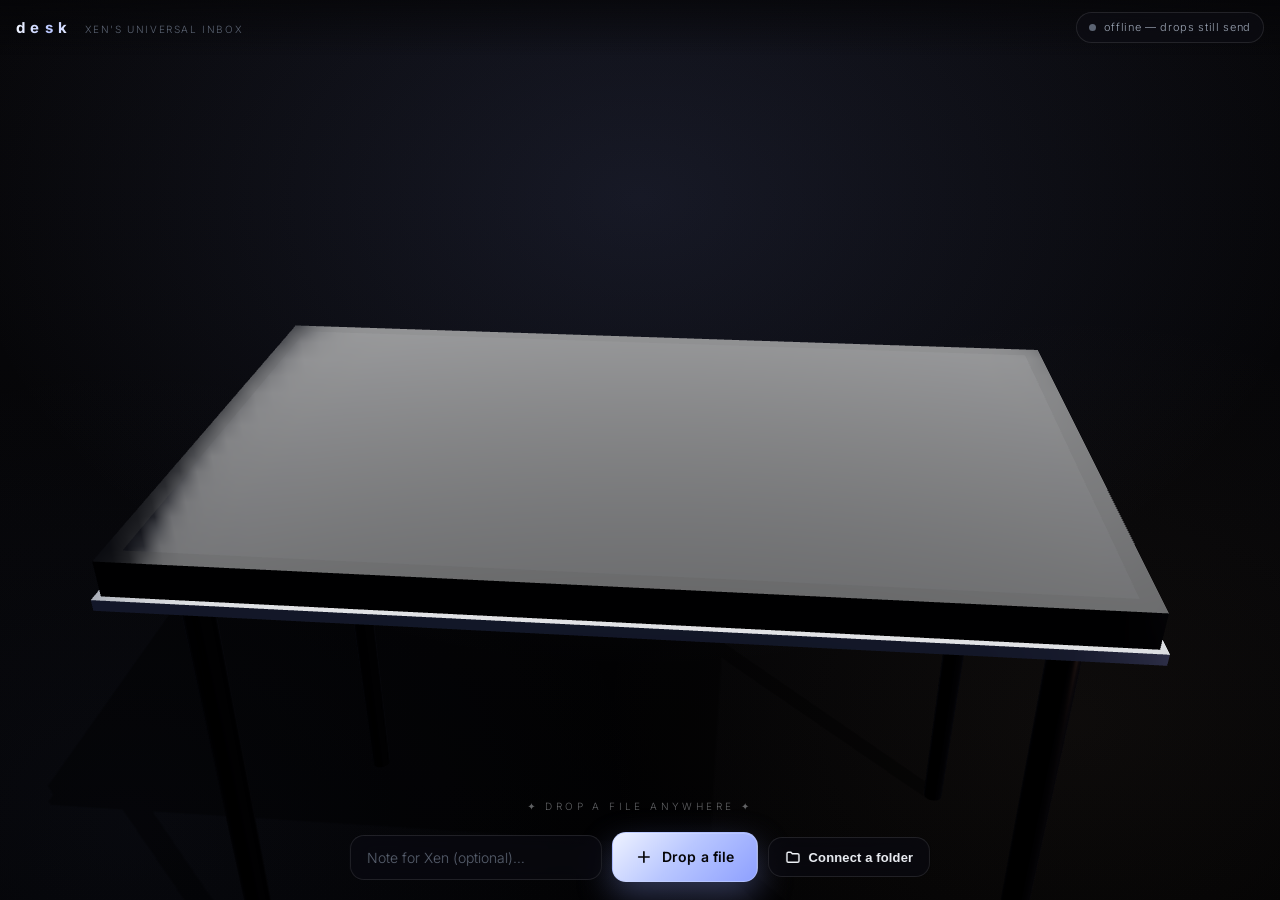
<file: desk/index.html>
<!doctype html>
<html lang="en">
<head>
<meta charset="utf-8">
<meta name="viewport" content="width=device-width,initial-scale=1,viewport-fit=cover,maximum-scale=1">
<meta name="robots" content="noindex">
<title>desk · XEN's universal inbox</title>
<meta name="description" content="desk — one universal place to drop any file, any type, any size. It reaches XEN.">
<meta name="theme-color" content="#050507">
<meta name="color-scheme" content="dark">
<meta name="apple-mobile-web-app-capable" content="yes">
<meta name="mobile-web-app-capable" content="yes">
<meta name="apple-mobile-web-app-status-bar-style" content="black-translucent">
<meta name="apple-mobile-web-app-title" content="desk">
<meta property="og:title" content="desk · XEN's universal inbox">
<meta property="og:description" content="Drop any file, any size. It reaches XEN.">
<meta property="og:type" content="website">

<link rel="manifest" href="/desk/manifest.webmanifest">
<link rel="apple-touch-icon" href="/desk/icon.png">
<link rel="icon" href="/desk/icon.png">

<link rel="preconnect" href="https://fonts.googleapis.com">
<link rel="preconnect" href="https://fonts.gstatic.com" crossorigin>
<link href="https://fonts.googleapis.com/css2?family=Inter:wght@300;400;500;600;700&display=swap" rel="stylesheet">

<!--
  /desk v2 — XEN's universal inbox, now FULL-SCREEN. The real-time three.js 3D
  hyper-real desk fills the entire viewport (the desk IS the page). Drop ANY file
  (any type, any size) anywhere on the page and it (a) uploads to XEN via base64
  POST to DESK_UPLOAD_URL, and (b) lands on the desk as a 3D paper/card object
  that settles with a bounce. Files dropped from ANY device also appear: the page
  polls DESK_LIST_URL (~5s) and renders each returned file as an object on the
  desk. three.js is vendored locally at /lib/three.module.min.js (same as /dcz).
  Graceful: if WebGL fails a CSS fallback desk shows (never blank); if
  DESK_LIST_URL is unreachable we just show locally-dropped files (no error spam).
  No secrets in this page — it is public + client-facing.
-->
<style>
  :root{
    --bg:#050507; --bg-2:#0a0a0d; --ink:#eef1f6; --mute:#9aa3b2; --faint:#5c6473;
    --accent:#b8c6ff; --accent-2:#8ea0ff; --good:#74e0a8; --bad:#ff8d8d;
    --line:rgba(255,255,255,.10);
    --glass-fill:rgba(14,15,22,.62); --glass-fill-hi:rgba(22,24,33,.7);
    --glass-border:rgba(255,255,255,.14); --glass-inset:inset 0 1px 0 rgba(255,255,255,.16);
    --glass-blur:blur(20px) saturate(160%);
    --sans:'Inter',system-ui,-apple-system,sans-serif;
  }
  *{box-sizing:border-box;margin:0;padding:0;-webkit-tap-highlight-color:transparent}
  ::selection{background:var(--accent);color:#050507}
  html,body{height:100%}
  body{background:var(--bg);color:var(--ink);font-family:var(--sans);font-weight:300;line-height:1.55;
    overflow:hidden;width:100vw;height:100svh;height:100dvh;position:fixed;inset:0;
    -webkit-font-smoothing:antialiased;overscroll-behavior:none;touch-action:none}

  /* ── FULL-SCREEN 3D DESK STAGE ── */
  .stage{position:fixed;inset:0;width:100vw;height:100svh;height:100dvh;overflow:hidden;
    background:
      radial-gradient(1100px 760px at 50% 22%, rgba(120,135,210,.14), transparent 62%),
      radial-gradient(820px 700px at 84% 80%, rgba(150,120,90,.07), transparent 58%),
      radial-gradient(900px 800px at 10% 92%, rgba(90,110,180,.06), transparent 58%),
      linear-gradient(180deg,#08080b 0%,#050507 60%,#020203 100%)}
  #deskCanvas{position:absolute;inset:0;width:100%;height:100%;display:block;z-index:1;cursor:grab}
  #deskCanvas.grabbing{cursor:grabbing}

  /* CSS fallback desk — visible until WebGL confirms live, or permanently if it fails (never blank) */
  .fallback{position:absolute;top:54%;left:50%;transform:translate(-50%,-50%);
    width:min(78vmin,560px);aspect-ratio:1.5/1;z-index:0;opacity:1;transition:opacity .7s}
  .stage.live .fallback{opacity:0;pointer-events:none}
  .fallback .top{position:absolute;left:5%;right:5%;top:28%;bottom:12%;border-radius:16px;
    background:linear-gradient(168deg,#16161b 0%,#0d0d11 42%,#050506 100%);
    box-shadow:0 40px 80px rgba(0,0,0,.7),inset 0 2px 0 rgba(200,210,255,.1),inset 0 -12px 36px rgba(0,0,0,.6),
      0 0 0 1px rgba(184,198,255,.08);border:1px solid #0a0a0c}
  .fallback .top::after{content:"";position:absolute;left:0;right:0;top:0;height:42%;border-radius:16px 16px 40% 40%/16px 16px 22% 22%;
    background:linear-gradient(180deg,rgba(184,198,255,.14),transparent);mix-blend-mode:screen}
  .fallback .sheet{position:absolute;left:32%;top:36%;width:36%;aspect-ratio:3/4;border-radius:5px;
    background:linear-gradient(180deg,#f6f7fb,#dfe3ec);transform:rotate(-5deg);box-shadow:0 16px 30px rgba(0,0,0,.6)}
  .fallback .shadow{position:absolute;left:10%;right:10%;bottom:4%;height:9%;border-radius:50%;
    background:radial-gradient(ellipse,rgba(0,0,0,.6),transparent 70%);filter:blur(8px)}

  /* ── SLIM TOP BAR (overlay) ── */
  .topbar{position:fixed;top:0;left:0;right:0;z-index:40;display:flex;align-items:center;justify-content:space-between;
    gap:12px;padding:max(12px,env(safe-area-inset-top)) max(16px,env(safe-area-inset-right)) 12px max(16px,env(safe-area-inset-left));
    background:linear-gradient(180deg,rgba(5,5,7,.7),rgba(5,5,7,0));pointer-events:none}
  .topbar .left{display:flex;align-items:baseline;gap:12px;pointer-events:auto}
  .topbar .nm{font-weight:700;font-size:15px;letter-spacing:.36em;text-transform:lowercase;
    background:linear-gradient(100deg,#f4f7ff,var(--accent) 60%,#f4f7ff);-webkit-background-clip:text;background-clip:text;color:transparent}
  .topbar .by{font-size:10px;letter-spacing:.16em;text-transform:uppercase;color:var(--faint)}
  .status{pointer-events:auto;display:inline-flex;align-items:center;gap:8px;font-size:11px;letter-spacing:.06em;
    color:var(--mute);background:rgba(14,15,22,.5);border:1px solid var(--line);border-radius:999px;padding:6px 12px;
    -webkit-backdrop-filter:blur(10px);backdrop-filter:blur(10px);white-space:nowrap}
  .status .dot{width:7px;height:7px;border-radius:50%;background:var(--faint);box-shadow:0 0 0 0 rgba(116,224,168,0);
    transition:background .3s}
  .status.online .dot{background:var(--good);animation:pulse 2.4s ease-in-out infinite}
  .status.busy .dot{background:var(--accent)}
  @keyframes pulse{0%,100%{box-shadow:0 0 0 0 rgba(116,224,168,.5)}50%{box-shadow:0 0 0 5px rgba(116,224,168,0)}}

  /* ── BOTTOM ACTION DOCK (overlay) ── */
  .dock{position:fixed;left:50%;transform:translateX(-50%);bottom:max(18px,env(safe-area-inset-bottom));z-index:40;
    display:flex;align-items:center;gap:10px;max-width:min(92vw,640px);width:max-content;pointer-events:none}
  .dock>*{pointer-events:auto}
  .pick{display:inline-flex;align-items:center;gap:9px;cursor:pointer;
    font-weight:600;font-size:14px;letter-spacing:.01em;padding:13px 22px;border-radius:14px;transition:.2s;
    color:#050507;border:1px solid rgba(184,198,255,.6);
    background:linear-gradient(135deg,#eef2ff 0%,#b8c6ff 48%,#8ea0ff 100%);
    box-shadow:0 14px 34px rgba(120,135,210,.4),var(--glass-inset);white-space:nowrap}
  .pick:hover{transform:translateY(-2px);box-shadow:0 20px 46px rgba(142,160,255,.5),0 0 26px rgba(142,160,255,.3),var(--glass-inset)}
  .pick:active{transform:translateY(0)}
  .pick svg{width:18px;height:18px}
  .connect{display:none;align-items:center;gap:8px;cursor:pointer;
    font-weight:600;font-size:13px;letter-spacing:.01em;padding:11px 16px;border-radius:14px;transition:.2s;
    color:var(--ink);border:1px solid var(--line);background:rgba(10,11,18,.62);
    -webkit-backdrop-filter:blur(14px);backdrop-filter:blur(14px);white-space:nowrap}
  .connect[data-supported="1"]{display:inline-flex}
  .connect.on{border-color:rgba(116,224,168,.5);color:#74e0a8}
  .connect:hover{transform:translateY(-2px)}
  .connect svg{width:16px;height:16px}
  .note{flex:1 1 auto;min-width:0;background:rgba(10,11,18,.62);border:1px solid var(--line);border-radius:14px;
    color:var(--ink);font-family:var(--sans);font-size:14px;font-weight:300;padding:13px 16px;transition:.2s;
    -webkit-backdrop-filter:blur(14px);backdrop-filter:blur(14px);max-width:280px}
  .note::placeholder{color:var(--faint)}
  .note:focus{outline:none;border-color:rgba(184,198,255,.6);box-shadow:0 0 0 3px rgba(142,160,255,.16)}
  @media(max-width:560px){
    .note{display:none}
    .connect{display:none!important}
    /* on phones the dock spans the width and the picker becomes a big, obvious,
       thumb-friendly tap target (no drag possible on touch → tap to add). */
    .dock{width:calc(100vw - 24px);max-width:none;left:0;right:0;transform:none;
      padding:0 12px;justify-content:center;
      bottom:max(16px,calc(env(safe-area-inset-bottom) + 10px))}
    .pick{flex:1 1 auto;justify-content:center;font-size:16px;padding:17px 22px;border-radius:18px;
      max-width:520px;min-height:56px}
  }
  @media(max-width:560px) and (pointer:coarse){ .pick svg{width:20px;height:20px} }

  /* full-window drag tint + landing ring */
  .dropring{position:fixed;inset:5vmin;z-index:30;border-radius:28px;pointer-events:none;
    border:2px dashed rgba(184,198,255,.5);background:radial-gradient(ellipse at 50% 56%,rgba(142,160,255,.14),transparent 70%);
    opacity:0;transform:scale(.97);transition:opacity .22s,transform .22s}
  body.dragging .dropring{opacity:1;transform:scale(1)}
  .dropring b{position:absolute;left:0;right:0;top:46%;transform:translateY(-50%);text-align:center;
    font-weight:600;font-size:15px;letter-spacing:.18em;text-transform:uppercase;color:#dfe5ff;text-shadow:0 2px 12px rgba(0,0,0,.7)}
  body.dragging::after{content:"";position:fixed;inset:0;z-index:29;pointer-events:none;
    box-shadow:inset 0 0 160px rgba(142,160,255,.2)}

  /* idle hint */
  .cue{position:fixed;left:50%;bottom:max(86px,calc(env(safe-area-inset-bottom) + 86px));transform:translateX(-50%);z-index:35;
    font-size:10px;letter-spacing:.34em;text-transform:uppercase;color:rgba(238,241,246,.4);
    animation:cuef 3s ease-in-out infinite;pointer-events:none;text-align:center}
  @keyframes cuef{0%,100%{opacity:.26}50%{opacity:.7}}
  .cue.hide{opacity:0!important;animation:none}

  /* count / overflow badge (top-right under status, shows how many objects on desk) */
  .count{position:fixed;top:max(56px,calc(env(safe-area-inset-top) + 44px));right:max(16px,env(safe-area-inset-right));z-index:38;
    font-size:10.5px;letter-spacing:.08em;color:var(--mute);background:rgba(10,11,18,.5);border:1px solid var(--line);
    border-radius:999px;padding:5px 11px;-webkit-backdrop-filter:blur(10px);backdrop-filter:blur(10px);
    opacity:0;transition:opacity .3s;pointer-events:none;white-space:nowrap}
  .count.show{opacity:1}

  /* floating object tooltip (filename / size on hover or tap) */
  .otip{position:fixed;z-index:42;pointer-events:none;opacity:0;transform:translateY(4px);transition:opacity .15s,transform .15s;
    background:linear-gradient(180deg,var(--glass-fill-hi),var(--glass-fill));border:1px solid var(--glass-border);
    -webkit-backdrop-filter:var(--glass-blur);backdrop-filter:var(--glass-blur);border-radius:12px;padding:9px 13px;
    box-shadow:var(--glass-inset),0 18px 44px rgba(0,0,0,.55);max-width:62vw}
  .otip.show{opacity:1;transform:translateY(0)}
  .otip .on{font-size:13px;font-weight:600;color:var(--ink);white-space:nowrap;overflow:hidden;text-overflow:ellipsis;max-width:56vw}
  .otip .om{font-size:11px;color:var(--mute);margin-top:2px;letter-spacing:.02em}
  .otip .os{font-size:10px;margin-top:5px;letter-spacing:.06em;text-transform:uppercase}
  .otip .os.up{color:var(--accent)} .otip .os.ok{color:var(--good)} .otip .os.err{color:var(--bad)}

  /* upload progress toasts (kept from v1: per-file progress, retry) — bottom-left */
  .toasts{position:fixed;left:max(14px,env(safe-area-inset-left));bottom:max(80px,calc(env(safe-area-inset-bottom) + 80px));
    z-index:39;display:flex;flex-direction:column;gap:9px;width:min(86vw,320px);max-height:50vh;overflow:hidden auto;
    -ms-overflow-style:none;scrollbar-width:none}
  .toasts::-webkit-scrollbar{display:none}
  .file{display:flex;align-items:center;gap:11px;padding:11px 13px;border-radius:13px;position:relative;overflow:hidden;
    background:linear-gradient(180deg,rgba(22,24,33,.78),rgba(12,13,20,.82));
    border:1px solid var(--glass-border);box-shadow:var(--glass-inset),0 14px 34px rgba(0,0,0,.5);
    -webkit-backdrop-filter:blur(14px);backdrop-filter:blur(14px);
    animation:slidein .42s cubic-bezier(.2,.9,.25,1.3) both}
  @keyframes slidein{0%{opacity:0;transform:translateX(-26px)}100%{opacity:1;transform:none}}
  .file .ic{flex:0 0 auto;width:36px;height:36px;border-radius:9px;display:flex;align-items:center;justify-content:center;
    background:linear-gradient(160deg,rgba(184,198,255,.22),rgba(142,160,255,.1));border:1px solid var(--line);font-size:16px}
  .file .b{flex:1 1 auto;min-width:0}
  .file .n{font-size:13px;font-weight:500;color:var(--ink);white-space:nowrap;overflow:hidden;text-overflow:ellipsis}
  .file .m{font-size:11px;color:var(--mute);margin-top:1px;letter-spacing:.02em}
  .file .s{flex:0 0 auto;display:flex;align-items:center;gap:7px;font-size:11.5px;font-weight:500}
  .file .bar{position:absolute;left:0;bottom:0;height:2px;width:0;background:linear-gradient(90deg,var(--accent),var(--accent-2));transition:width .2s}
  .spinner{width:15px;height:15px;border-radius:50%;border:2px solid rgba(184,198,255,.25);border-top-color:var(--accent);animation:spin .7s linear infinite}
  @keyframes spin{to{transform:rotate(360deg)}}
  .file.ok .s{color:var(--good)} .file.err .s{color:var(--bad)}
  .retry{cursor:pointer;font-size:11px;font-weight:600;letter-spacing:.05em;text-transform:uppercase;color:var(--accent);
    border:1px solid rgba(184,198,255,.4);background:rgba(184,198,255,.08);border-radius:999px;padding:4px 10px;transition:.18s}
  .retry:hover{background:rgba(184,198,255,.18);border-color:rgba(184,198,255,.7)}

  @media (prefers-reduced-motion:reduce){.cue{display:none}.file{animation:none}.status.online .dot{animation:none}}
</style>
</head>
<body>

<!-- ── FULL-SCREEN 3D DESK ── -->
<div class="stage" id="stage">
  <canvas id="deskCanvas"></canvas>
  <div class="fallback" aria-hidden="true">
    <div class="shadow"></div>
    <div class="top"><div class="sheet"></div></div>
  </div>
</div>

<!-- slim top bar overlay -->
<header class="topbar">
  <div class="left">
    <span class="nm">desk</span>
    <span class="by">XEN's universal inbox</span>
  </div>
  <span class="status" id="status"><span class="dot"></span><span class="txt">connecting…</span></span>
</header>

<div class="count" id="count"></div>

<!-- idle hint -->
<div class="cue" id="cue">✦ drop a file anywhere ✦</div>

<!-- landing ring while dragging -->
<div class="dropring"><b>Release to drop on the desk</b></div>

<!-- bottom action dock -->
<div class="dock">
  <input class="note" id="noteField" type="text" placeholder="Note for Xen (optional)…" autocomplete="off">
  <label class="pick" for="fileInput">
    <svg viewBox="0 0 24 24" fill="none" stroke="currentColor" stroke-width="2.2" stroke-linecap="round" stroke-linejoin="round"><path d="M12 5v14M5 12h14"/></svg>
    Drop a file
  </label>
  <input id="fileInput" type="file" accept="*/*" multiple style="display:none">
  <button class="connect" id="connectFolderBtn" type="button" data-supported="0" title="Sync new files from a local folder automatically">
    <svg viewBox="0 0 24 24" fill="none" stroke="currentColor" stroke-width="2.2" stroke-linecap="round" stroke-linejoin="round"><path d="M3 7a2 2 0 0 1 2-2h4l2 2h8a2 2 0 0 1 2 2v9a2 2 0 0 1-2 2H5a2 2 0 0 1-2-2V7Z"/></svg>
    <span id="connectFolderLabel">Connect a folder</span>
  </button>
</div>

<!-- object tooltip -->
<div class="otip" id="otip"><div class="on"></div><div class="om"></div><div class="os"></div></div>

<!-- upload progress toasts -->
<div class="toasts" id="toasts" aria-live="polite"></div>

<!-- ════════════════════════════════════════════════════════════════════════
     THREE.JS FULL-SCREEN DESK — exposes:
       window.__desk.react(state)          'hover' | 'rest' | 'drop'
       window.__desk.add(meta) -> id       drop a real object on the desk
       window.__desk.setStatus(id,kind)    'up' | 'ok' | 'err'
       window.__desk.has(key)              de-dupe check by name+ts key
       window.__desk.count()               number of objects on the desk
     Renders ONLY real objects passed by the app (local drops + DESK_LIST_URL).
   ════════════════════════════════════════════════════════════════════════ -->
<script type="importmap">{"imports":{"three":"/lib/three.module.min.js"}}</script>
<script type="module">
  import * as THREE from 'three';
  (function(){
    var stage=document.getElementById('stage'), canvas=document.getElementById('deskCanvas');
    var otip=document.getElementById('otip');
    var renderer;
    function noop(){}
    // minimal no-op API so the app never crashes if WebGL is unavailable
    window.__desk={react:noop,add:function(){return null;},setStatus:noop,has:function(){return false;},count:function(){return 0;}};

    try{ renderer=new THREE.WebGLRenderer({canvas:canvas,antialias:true,alpha:true,powerPreference:'high-performance'}); }
    catch(e){ return; } // CSS fallback stays visible — never blank
    renderer.setPixelRatio(Math.min(window.devicePixelRatio||1,2));
    renderer.outputColorSpace=THREE.SRGBColorSpace;
    renderer.toneMapping=THREE.ACESFilmicToneMapping; renderer.toneMappingExposure=1.04;
    renderer.shadowMap.enabled=true; renderer.shadowMap.type=THREE.PCFSoftShadowMap;

    var scene=new THREE.Scene();
    var camera=new THREE.PerspectiveCamera(40,1,0.1,100);
    // CAM_BASE is recomputed responsively in frameCamera(): landscape pulls in
    // tight, portrait phones pull WAY back + raise FOV so the whole desk fits.
    var CAM_BASE={x:0,y:3.1,z:5.4};
    function frameCamera(){
      var w=stage.clientWidth||(window.visualViewport&&window.visualViewport.width)||window.innerWidth;
      var h=stage.clientHeight||(window.visualViewport&&window.visualViewport.height)||window.innerHeight;
      var aspect=w/h;
      // t = how "portrait/narrow" we are (0 = wide desktop, 1 = tall phone portrait)
      var t=Math.max(0, Math.min(1, (1.0 - aspect) / 0.85));
      // wider FOV + further/higher camera as the viewport narrows so the full
      // desk (and dropped objects) stays comfortably in frame in portrait.
      camera.fov   = 40 + t*26;                 // 40° landscape → ~66° portrait
      CAM_BASE.y   = 3.1 + t*1.9;               // raise camera in portrait
      CAM_BASE.z   = 5.4 + t*5.6;               // pull back hard in portrait so the full desk fits
      camera.position.set(CAM_BASE.x,CAM_BASE.y,CAM_BASE.z);
      camera.aspect=aspect; camera.lookAt(0,0.05,0); camera.updateProjectionMatrix();
    }
    frameCamera();

    // ── studio environment (cool key + warm fill) for glossy obsidian reflections ──
    var ec=document.createElement('canvas'); ec.width=512; ec.height=256; var g=ec.getContext('2d');
    var grd=g.createLinearGradient(0,0,0,256);
    grd.addColorStop(0,'#0a0c14'); grd.addColorStop(.42,'#1a2236'); grd.addColorStop(.52,'#cdd6ff');
    grd.addColorStop(.6,'#171922'); grd.addColorStop(1,'#040406');
    g.fillStyle=grd; g.fillRect(0,0,512,256);
    function blob(x,y,r,c){ g.fillStyle=c; g.beginPath(); g.arc(x,y,r,0,Math.PI*2); g.fill(); }
    blob(130,60,46,'rgba(255,255,255,.9)'); blob(392,54,50,'rgba(184,198,255,.62)');
    blob(300,150,64,'rgba(150,140,170,.32)');
    var envTex=new THREE.CanvasTexture(ec); envTex.mapping=THREE.EquirectangularReflectionMapping; envTex.colorSpace=THREE.SRGBColorSpace;
    var pmrem=new THREE.PMREMGenerator(renderer); var envRT=pmrem.fromEquirectangular(envTex);
    scene.environment=envRT.texture; envTex.dispose(); pmrem.dispose();

    scene.add(new THREE.AmbientLight(0x8a93ab,0.5));
    var key=new THREE.DirectionalLight(0xfff4e6,2.1); key.position.set(3.4,6.2,3.8);
    key.castShadow=true; key.shadow.mapSize.set(2048,2048);
    key.shadow.camera.left=-4; key.shadow.camera.right=4; key.shadow.camera.top=4; key.shadow.camera.bottom=-4;
    key.shadow.camera.near=1; key.shadow.camera.far=18; key.shadow.bias=-0.0005; scene.add(key);
    var fill=new THREE.PointLight(0xb8c6ff,16,34); fill.position.set(-4.5,2.4,3.5); scene.add(fill);
    var warm=new THREE.PointLight(0xffcaa0,8,26); warm.position.set(3.8,-1,2.5); scene.add(warm);
    // chrome-edge rim glow that swells on hover/drop
    var rim=new THREE.PointLight(0x8ea0ff,0,16); rim.position.set(0,1.6,2.6); scene.add(rim);

    var deskGroup=new THREE.Group(); scene.add(deskGroup);

    // ── obsidian desktop slab: black gloss + chrome edge band ──
    var DESK_W=4.4, DESK_D=2.6, TOP_THK=0.2, TOP_Y=0.0;
    var topMat=new THREE.MeshPhysicalMaterial({ color:0x0a0a0d, metalness:0.35, roughness:0.12,
      clearcoat:1.0, clearcoatRoughness:0.06, envMapIntensity:1.25, reflectivity:0.6 });
    var top=new THREE.Mesh(new THREE.BoxGeometry(DESK_W,TOP_THK,DESK_D),topMat);
    top.position.y=TOP_Y; top.castShadow=true; top.receiveShadow=true; deskGroup.add(top);
    var SURF_Y=TOP_Y+TOP_THK/2; // y of the desktop surface objects rest on

    // chrome edge band wrapping the slab
    var chrome=new THREE.MeshPhysicalMaterial({ color:0xdfe4ee, metalness:1.0, roughness:0.16, envMapIntensity:1.6, clearcoat:0.5 });
    var band=new THREE.Mesh(new THREE.BoxGeometry(DESK_W+0.06,0.055,DESK_D+0.06),chrome);
    band.position.y=TOP_Y-TOP_THK/2-0.005; band.castShadow=true; deskGroup.add(band);
    // subtle inner reflection plane (gives the glossy top a "depth" sheen)
    var glaze=new THREE.Mesh(new THREE.PlaneGeometry(DESK_W-0.18,DESK_D-0.18),
      new THREE.MeshPhysicalMaterial({ color:0x12131b, metalness:0.2, roughness:0.05, clearcoat:1, transparent:true, opacity:0.5, envMapIntensity:1.4 }));
    glaze.rotation.x=-Math.PI/2; glaze.position.y=SURF_Y+0.002; deskGroup.add(glaze);

    // ── legs (dark chromed steel) ──
    var legMat=new THREE.MeshPhysicalMaterial({ color:0x14151b, metalness:0.85, roughness:0.3, clearcoat:0.4 });
    var LEGH=3.0, LY=TOP_Y-TOP_THK/2-LEGH/2;
    [[-DESK_W/2+0.28,-DESK_D/2+0.26],[DESK_W/2-0.28,-DESK_D/2+0.26],[-DESK_W/2+0.28,DESK_D/2-0.26],[DESK_W/2-0.28,DESK_D/2-0.26]].forEach(function(p){
      var leg=new THREE.Mesh(new THREE.CylinderGeometry(0.075,0.06,LEGH,24),legMat);
      leg.position.set(p[0],LY,p[1]); leg.castShadow=true; deskGroup.add(leg);
    });

    // ── soft contact shadow under the desk ──
    var floor=new THREE.Mesh(new THREE.PlaneGeometry(30,30),new THREE.ShadowMaterial({ opacity:0.34 }));
    floor.rotation.x=-Math.PI/2; floor.position.y=LY-LEGH/2-0.01; floor.receiveShadow=true; scene.add(floor);

    // ── procedural paper/card surface texture (subtle fibre grain) — cached &
    //    cheap: one small canvas reused for all light cards, one for dark, so it
    //    never tanks mobile framerate. Gives a real paper micro-roughness sheen. ──
    var _paperCache={};
    function paperTexture(light){
      var k=light?'l':'d'; if(_paperCache[k]) return _paperCache[k];
      var c=document.createElement('canvas'); c.width=256; c.height=256; var x=c.getContext('2d');
      x.fillStyle=light?'#ffffff':'#3a3f4d'; x.fillRect(0,0,256,256);
      // fine speckle grain (very low contrast so it reads as fibre, not noise)
      var img=x.getImageData(0,0,256,256), d=img.data;
      for(var i=0;i<d.length;i+=4){ var n=(Math.random()*2-1)* (light?10:14);
        d[i]=Math.max(0,Math.min(255,d[i]+n)); d[i+1]=Math.max(0,Math.min(255,d[i+1]+n)); d[i+2]=Math.max(0,Math.min(255,d[i+2]+n)); }
      x.putImageData(img,0,0);
      var tex=new THREE.CanvasTexture(c); tex.wrapS=tex.wrapT=THREE.RepeatWrapping;
      tex.repeat.set(2,2); tex.colorSpace=THREE.SRGBColorSpace; tex.anisotropy=2; tex.__shared=true;
      _paperCache[k]=tex; return tex;
    }

    // ── soft round contact-shadow sprite (a blurred radial alpha) baked once and
    //    reused per object, so each file casts a believable soft shadow on the wood
    //    even at grazing angles — cheaper & softer than relying on shadow maps alone. ──
    var _contactTex=null;
    function contactShadowTexture(){
      if(_contactTex) return _contactTex;
      var c=document.createElement('canvas'); c.width=128; c.height=128; var x=c.getContext('2d');
      var g=x.createRadialGradient(64,64,4,64,64,62);
      g.addColorStop(0,'rgba(0,0,0,.55)'); g.addColorStop(.55,'rgba(0,0,0,.28)'); g.addColorStop(1,'rgba(0,0,0,0)');
      x.fillStyle=g; x.beginPath(); x.arc(64,64,62,0,Math.PI*2); x.fill();
      _contactTex=new THREE.CanvasTexture(c); _contactTex.colorSpace=THREE.SRGBColorSpace; _contactTex.__shared=true; return _contactTex;
    }

    // ── label canvas helper (filename text drawn onto the object, printed-ink look) ──
    function labelTexture(name,tint){
      var c=document.createElement('canvas'); c.width=512; c.height=128; var x=c.getContext('2d');
      x.clearRect(0,0,512,128);
      var t=(name||'file'); if(t.length>30) t=t.slice(0,14)+'…'+t.slice(-13);
      x.font='600 40px Inter, system-ui, sans-serif'; x.textAlign='center'; x.textBaseline='middle';
      x.fillStyle='rgba(0,0,0,.3)'; x.fillText(t,257,67);            // soft drop for ink depth
      x.fillStyle=tint||'#2a2f3d'; x.fillText(t,256,64);
      var tex=new THREE.CanvasTexture(c); tex.colorSpace=THREE.SRGBColorSpace; tex.anisotropy=4; return tex;
    }

    // ── small colored corner-tag texture (file-type cue: PDF / IMG / VID …) ──
    function cornerTagTexture(cue,hexAccent){
      var c=document.createElement('canvas'); c.width=128; c.height=128; var x=c.getContext('2d');
      x.clearRect(0,0,128,128);
      var col='#'+('000000'+(hexAccent>>>0).toString(16)).slice(-6);
      // a folded corner triangle in the accent color
      x.fillStyle=col; x.beginPath(); x.moveTo(128,0); x.lineTo(128,128); x.lineTo(0,0); x.closePath(); x.fill();
      // crease highlight
      x.strokeStyle='rgba(255,255,255,.35)'; x.lineWidth=3; x.beginPath(); x.moveTo(0,0); x.lineTo(128,128); x.stroke();
      // type letters on the tag
      x.save(); x.translate(86,42); x.rotate(Math.PI/4);
      x.fillStyle='rgba(8,9,14,.92)'; x.font='700 30px Inter, system-ui, sans-serif';
      x.textAlign='center'; x.textBaseline='middle'; x.fillText((cue||'•'),0,0); x.restore();
      var tex=new THREE.CanvasTexture(c); tex.colorSpace=THREE.SRGBColorSpace; tex.anisotropy=4; return tex;
    }

    // category → look (color of card + accent corner + short type cue). Real type
    // only, never fake content. kind drives realism: 'paper' = thick page stack,
    // 'card' = single beveled card. cue = tiny type tag printed on the corner.
    function look(meta){
      var n=(meta.name||'').toLowerCase(), tp=(meta.type||'');
      if(/image\//.test(tp)||/\.(png|jpe?g|gif|webp|heic|svg|avif)$/.test(n)) return {c:0xeef1f8,kind:'photo',accent:0x8ea0ff,cue:'IMG'};
      if(/video\//.test(tp)||/\.(mp4|mov|mkv|webm|avi)$/.test(n)) return {c:0x1c1f2b,kind:'card',accent:0xff9d8d,cue:'VID'};
      if(/audio\//.test(tp)||/\.(mp3|wav|m4a|aac|flac|ogg)$/.test(n)) return {c:0x16202a,kind:'card',accent:0x74e0a8,cue:'AUD'};
      if(/pdf/.test(tp)||/\.pdf$/.test(n)) return {c:0xf3efe6,kind:'paper',accent:0xff8d8d,cue:'PDF'};
      if(/zip|rar|7z|tar|gz/.test(tp+n)) return {c:0x2a2622,kind:'card',accent:0xffcaa0,cue:'ZIP'};
      if(/\.(psd|ai|fig|sketch|xd)$/.test(n)) return {c:0x231a2c,kind:'card',accent:0xb88eff,cue:'ART'};
      if(/\.(xls|xlsx|csv|numbers)$/.test(n)) return {c:0xeaf4ec,kind:'paper',accent:0x74e0a8,cue:'XLS'};
      if(/\.(ppt|pptx|key)$/.test(n)) return {c:0x2a2226,kind:'card',accent:0xffcaa0,cue:'PPT'};
      if(/\.(doc|docx|pages|txt|rtf|md)$/.test(n)) return {c:0xf6f7fb,kind:'paper',accent:0x8ea0ff,cue:'DOC'};
      return {c:0xf2f3f8,kind:'paper',accent:0xb8c6ff,cue:'FILE'};
    }

    // ── objects on the desk (real files only) ──
    var objects=[];           // {mesh,meta,id,status,phys}
    var objById={};
    var seen={};              // de-dupe by key
    var nextId=1;
    var MAX=30;

    function placement(){
      // scatter across the desktop with slight bias toward center, avoid edges
      var mx=DESK_W/2-0.55, mz=DESK_D/2-0.45;
      return { x:(Math.random()*2-1)*mx*0.92, z:(Math.random()*2-1)*mz*0.9, rot:(Math.random()-0.5)*0.9 };
    }

    // shared geometries/materials reused across objects (perf: no per-file allocs
    // of the same shape — only the textured top card + tag are unique per file).
    var EDGE_MAT=new THREE.MeshStandardMaterial({ color:0xd9dbe0, roughness:0.9, metalness:0.0 });
    var EDGE_MAT_DARK=new THREE.MeshStandardMaterial({ color:0x2a2e38, roughness:0.92, metalness:0.0 });
    EDGE_MAT.__shared=true; EDGE_MAT_DARK.__shared=true;

    function buildMesh(meta){
      var lk=look(meta);
      var grp=new THREE.Group();
      var lightCard=(lk.c>0x808080);
      var w=0.80, h=0.58;
      // real thickness: paper stacks are taller, single cards thinner. Randomize a
      // touch so no two look identical.
      var isPaper=(lk.kind==='paper');
      var thick=(isPaper?0.05:0.03) + Math.random()*0.018;

      // ── the body: a thick slab with paper grain (map + roughnessMap) so the
      //    edges read as a real stack of sheets, not a flat plane ──
      var grain=paperTexture(lightCard);
      var bodyMat=new THREE.MeshPhysicalMaterial({
        color:lk.c, map:grain, roughnessMap:grain,
        roughness:isPaper?0.86:0.62, metalness:0.0,
        clearcoat:isPaper?0.06:0.28, clearcoatRoughness:isPaper?0.7:0.35,
        envMapIntensity:0.6 });
      var body=new THREE.Mesh(new THREE.BoxGeometry(w,thick,h),bodyMat);
      body.castShadow=true; body.receiveShadow=true; grp.add(body);

      // ── beveled top card: a slightly smaller, slightly raised sheet with a
      //    crisp lighter edge → gives the "card with beveled edges" silhouette ──
      var topW=w*0.965, topH=h*0.965, topT=0.006;
      var topMat2=new THREE.MeshPhysicalMaterial({
        color:lk.c, map:grain, roughnessMap:grain,
        roughness:isPaper?0.8:0.5, metalness:0.0,
        clearcoat:isPaper?0.1:0.4, clearcoatRoughness:0.3, envMapIntensity:0.7 });
      var topCard=new THREE.Mesh(new THREE.BoxGeometry(topW,topT,topH),topMat2);
      topCard.position.y=thick/2+topT/2-0.001; topCard.castShadow=true; topCard.receiveShadow=true; grp.add(topCard);
      var topY=topCard.position.y+topT/2; // surface objects print onto

      // ── thin edge liners on the sheet sides (the "pages" highlight) ──
      var liner=new THREE.Mesh(new THREE.BoxGeometry(w*0.998,thick*0.5,h*0.998), lightCard?EDGE_MAT:EDGE_MAT_DARK);
      liner.position.y=-thick*0.18; grp.add(liner);

      // ── filename label printed flat on the top card (ink that suits the card) ──
      var labMat=new THREE.MeshBasicMaterial({ map:labelTexture(meta.name, lightCard?'#2a2f3d':'#dfe5ff'), transparent:true });
      var lab=new THREE.Mesh(new THREE.PlaneGeometry(topW*0.9,(topW*0.9)*0.25),labMat);
      lab.rotation.x=-Math.PI/2; lab.position.set(0,topY+0.0015,h*0.1); grp.add(lab);

      // ── file-type cue: folded colored corner tag in the top-right ──
      var tagMat=new THREE.MeshBasicMaterial({ map:cornerTagTexture(lk.cue,lk.accent), transparent:true });
      var tagSz=Math.min(topW,topH)*0.26;
      var tag=new THREE.Mesh(new THREE.PlaneGeometry(tagSz,tagSz),tagMat);
      tag.rotation.x=-Math.PI/2; tag.position.set(topW/2-tagSz/2, topY+0.0016, -topH/2+tagSz/2); grp.add(tag);

      // ── soft contact shadow that hugs the desk under this object ──
      var shMat=new THREE.MeshBasicMaterial({ map:contactShadowTexture(), transparent:true, depthWrite:false,
        opacity:0.5, blending:THREE.NormalBlending });
      var sh=new THREE.Mesh(new THREE.PlaneGeometry(w*1.5,h*1.5),shMat);
      // sit the shadow just above the glaze plane (SURF_Y+0.002) to avoid z-fight
      sh.rotation.x=-Math.PI/2; sh.position.y=-thick/2+0.0035; sh.renderOrder=2; grp.add(sh);
      grp.userData.contact=sh; grp.userData.thick=thick;

      var pl=placement();
      grp.position.set(pl.x, SURF_Y+2.6+Math.random()*0.8, pl.z); // start high, fall
      grp.rotation.y=pl.rot;
      // slight natural tilt so a pile of files never looks machine-stacked
      grp.rotation.x=(Math.random()-0.5)*0.04; grp.rotation.z=(Math.random()-0.5)*0.04;
      grp.userData.restY=SURF_Y+thick/2+0.004; // sit just above the glaze sheen; stacking added in stackAdjust
      return grp;
    }

    function stackAdjust(mesh){
      // rest height so the slab's bottom sits flush on the desk; if landing near
      // another object, sit slightly on top of it (natural stacking).
      var myThick=mesh.userData.thick||0.04;
      var rest=SURF_Y+myThick/2+0.004, near=0;
      for(var i=0;i<objects.length;i++){
        var o=objects[i].mesh; if(o===mesh) continue;
        var dx=o.position.x-mesh.position.x, dz=o.position.z-mesh.position.z;
        if(dx*dx+dz*dz<0.34){ var ot=o.userData.thick||0.04; rest=Math.max(rest, o.userData.restY+ot/2+myThick/2+0.002); near++; }
      }
      mesh.userData.restY=rest;
      // when stacked above the desk, fade the contact shadow (it's no longer on wood)
      if(mesh.userData.contact){ var lift=rest-(SURF_Y+myThick/2+0.004); mesh.userData.contact.material.opacity=Math.max(0.12, 0.5-lift*4); }
    }

    // public: add a real object
    function add(meta){
      if(!meta||!meta.name) return null;
      var k=meta.key||(meta.name+'|'+(meta.ts||''));
      if(seen[k]) return objById[seen[k]]?seen[k]:null;
      var id='o'+(nextId++);
      var mesh=buildMesh(meta);
      stackAdjust(mesh);
      mesh.userData.vy=0; mesh.userData.landed=false; mesh.userData.settle=0; mesh.userData.id=id;
      deskGroup.add(mesh);
      var rec={mesh:mesh,meta:meta,id:id,status:meta.status||'ok',key:k};
      objects.push(rec); objById[id]=rec; seen[k]=id;
      // cap: remove oldest beyond MAX (keep newest on the desk)
      if(objects.length>MAX){
        var old=objects.shift(); deskGroup.remove(old.mesh); delete objById[old.id]; delete seen[old.key];
        disposeGroup(old.mesh);
      }
      pulse(); rim.intensity=2.6;
      return id;
    }
    function disposeGroup(grp){ grp.traverse(function(n){
      if(n.geometry)n.geometry.dispose();
      if(n.material){
        // never dispose SHARED resources (cached grain/contact textures, edge mats)
        if(n.material.map && !n.material.map.__shared) n.material.map.dispose();
        if(!n.material.__shared) n.material.dispose();
      }
    }); }

    function setStatus(id,kind){ var r=objById[id]; if(r) r.status=kind; }
    function has(key){ return !!seen[key]; }
    function count(){ return objects.length; }

    // ── interaction state ──
    var target={lift:0,glow:0,pulse:0,orbX:0,orbY:0};
    function pulse(){ target.pulse=1; }
    window.__desk={ react:function(state){
        if(state==='hover'){ target.lift=0.18; target.glow=1; rim.intensity=Math.max(rim.intensity,2.2); }
        else if(state==='drop'){ target.pulse=1; rim.intensity=3.2; }
        else { target.lift=0; target.glow=0; }
      }, add:add, setStatus:setStatus, has:has, count:count };

    // ── DRAG-TO-ORBIT (pointer/touch) + idle drift + pinch-zoom (touch) ──
    var dragging=false, lastX=0,lastY=0, userOrbX=0,userOrbY=0, tUserOrbX=0,tUserOrbY=0;
    var pointerNDC=new THREE.Vector2(-2,-2), hovering=false;
    // user zoom: 1 = framed default, <1 = closer, >1 = further. Pinch + wheel.
    var userZoom=1, tUserZoom=1;
    function clampZoom(z){ return Math.max(0.55, Math.min(1.9, z)); }
    canvas.addEventListener('pointerdown',function(e){ dragging=true; lastX=e.clientX; lastY=e.clientY; canvas.classList.add('grabbing'); canvas.setPointerCapture&&canvas.setPointerCapture(e.pointerId); });
    window.addEventListener('pointerup',function(){ dragging=false; canvas.classList.remove('grabbing'); });
    window.addEventListener('pointermove',function(e){
      var r=canvas.getBoundingClientRect();
      pointerNDC.x=((e.clientX-r.left)/r.width)*2-1; pointerNDC.y=-(((e.clientY-r.top)/r.height)*2-1);
      if(dragging){ var dx=e.clientX-lastX, dy=e.clientY-lastY; lastX=e.clientX; lastY=e.clientY;
        tUserOrbY+=dx*0.006; tUserOrbX+=dy*0.004;
        tUserOrbX=Math.max(-0.35,Math.min(1.0,tUserOrbX)); // vertical: from the side up to near top-down (never under the floor)
        // horizontal (tUserOrbY): UNCLAMPED → full 360° spin all the way around the desk
      }
    });
    canvas.addEventListener('pointerleave',function(){ pointerNDC.set(-2,-2); });

    // desktop scroll-wheel zoom
    canvas.addEventListener('wheel',function(e){ e.preventDefault(); tUserZoom=clampZoom(tUserZoom*(1+e.deltaY*0.0012)); },{passive:false});

    // ── TOUCH: 1-finger orbit (via pointer above), 2-finger pinch-zoom ──
    var pinchStartDist=0, pinchStartZoom=1, pinching=false;
    function touchDist(t){ var a=t[0],b=t[1]; var dx=a.clientX-b.clientX,dy=a.clientY-b.clientY; return Math.hypot(dx,dy); }
    canvas.addEventListener('touchstart',function(e){
      if(e.touches.length===2){ pinching=true; dragging=false; canvas.classList.remove('grabbing');
        pinchStartDist=touchDist(e.touches); pinchStartZoom=tUserZoom; e.preventDefault(); }
    },{passive:false});
    canvas.addEventListener('touchmove',function(e){
      if(pinching && e.touches.length===2){
        var d=touchDist(e.touches); if(pinchStartDist>0){ tUserZoom=clampZoom(pinchStartZoom*(pinchStartDist/d)); }
        e.preventDefault();
      }
    },{passive:false});
    function endPinch(e){ if(e.touches && e.touches.length<2){ pinching=false; pinchStartDist=0; } }
    canvas.addEventListener('touchend',endPinch); canvas.addEventListener('touchcancel',endPinch);

    // ── raycast hover/tap → tooltip (filename + size + status) ──
    var ray=new THREE.Raycaster();
    function pick(){
      ray.setFromCamera(pointerNDC,camera);
      var hits=ray.intersectObjects(objects.map(function(o){return o.mesh;}),true);
      if(hits.length){ var m=hits[0].object; while(m.parent && !m.userData.id) m=m.parent; return objById[m.userData.id]||null; }
      return null;
    }
    var hoverRec=null, lastClientX=0, lastClientY=0;
    window.addEventListener('pointermove',function(e){ lastClientX=e.clientX; lastClientY=e.clientY; });
    function showTip(rec,cx,cy){
      var sz=rec.meta.size!=null?fmtSize(rec.meta.size):'';
      otip.querySelector('.on').textContent=rec.meta.name||'file';
      otip.querySelector('.om').textContent=[sz, rec.meta.type||''].filter(Boolean).join(' · ');
      var os=otip.querySelector('.os'); os.className='os '+(rec.status==='up'?'up':rec.status==='err'?'err':'ok');
      os.textContent=rec.status==='up'?'uploading…':rec.status==='err'?'upload failed':'on the desk';
      otip.classList.add('show');
      var ox=Math.min(window.innerWidth-otip.offsetWidth-12, Math.max(12, cx+14));
      var oy=Math.min(window.innerHeight-otip.offsetHeight-12, Math.max(56, cy-otip.offsetHeight-12));
      otip.style.left=ox+'px'; otip.style.top=oy+'px';
    }
    function hideTip(){ otip.classList.remove('show'); }
    // tap on touch shows tip briefly
    canvas.addEventListener('click',function(e){
      var r=canvas.getBoundingClientRect();
      pointerNDC.x=((e.clientX-r.left)/r.width)*2-1; pointerNDC.y=-(((e.clientY-r.top)/r.height)*2-1);
      var rec=pick(); if(rec){ showTip(rec,e.clientX,e.clientY); clearTimeout(showTip._t); showTip._t=setTimeout(hideTip,2600); }
      else hideTip();
    });

    function fmtSize(b){ if(b==null)return''; if(b<1024)return b+' B';
      var u=['KB','MB','GB','TB'],i=-1; do{b/=1024;i++;}while(b>=1024&&i<u.length-1);
      return b.toFixed(b<10?1:0)+' '+u[i]; }

    // ── resize ── use the REAL visible viewport (visualViewport handles iOS
    // Safari dynamic bars / dvh), cap DPR at 2 for mobile perf, and re-frame the
    // camera responsively on every resize + orientation change.
    var clock=new THREE.Clock();
    function resize(){
      // match the drawing buffer to the element's ACTUAL painted CSS box (the stage
      // is position:fixed;inset:0;height:100dvh → clientHeight tracks iOS dynamic
      // bars correctly), so the render never stretches. DPR capped at 2 for perf.
      var ww=stage.clientWidth||(window.visualViewport&&window.visualViewport.width)||window.innerWidth;
      var hh=stage.clientHeight||(window.visualViewport&&window.visualViewport.height)||window.innerHeight;
      renderer.setPixelRatio(Math.min(window.devicePixelRatio||1,2));
      renderer.setSize(ww,hh,false);
      frameCamera();
    }
    window.addEventListener('resize',resize);
    window.addEventListener('orientationchange',function(){ resize(); setTimeout(resize,250); });
    if(window.visualViewport){ window.visualViewport.addEventListener('resize',resize); }
    resize();

    // ── render loop ──
    var lift=0,glow=0,pulseV=0;
    (function loop(){
      requestAnimationFrame(loop);
      var t=clock.getElapsedTime(), dt=Math.min(clock.getDelta(),0.05);
      lift+=(target.lift-lift)*0.1; glow+=(target.glow-glow)*0.1;
      pulseV+=(0-pulseV)*0.07; if(target.pulse){ pulseV=1; target.pulse=0; }
      userOrbX+=(tUserOrbX-userOrbX)*0.1; userOrbY+=(tUserOrbY-userOrbY)*0.1;
      userZoom+=(tUserZoom-userZoom)*0.12;
      if(!dragging){ tUserOrbX*=0.985; } // tilt eases back; horizontal angle HOLDS so you can rest at any point of the full 360° spin

      // gentle idle motion + user orbit + drag lift
      deskGroup.rotation.y=Math.sin(t*0.22)*0.13 + userOrbY;
      deskGroup.rotation.x=Math.sin(t*0.17)*0.025 + userOrbX*0.6;
      deskGroup.position.y=lift*0.4 + Math.sin(t*0.8)*0.012 + pulseV*0.06;

      // reactive light: cool brighten on hover/drop, chrome rim swell
      key.intensity=2.1+glow*0.7+pulseV*1.0;
      fill.intensity=16+glow*16+pulseV*22;
      rim.intensity+=(0-rim.intensity)*0.05; if(glow>0.5) rim.intensity=Math.max(rim.intensity,1.4*glow);
      // apply responsive base framing + user pinch/wheel zoom + drag-lift offset
      camera.position.y=CAM_BASE.y*userZoom-lift*0.5; camera.position.z=CAM_BASE.z*userZoom-lift*0.4; camera.lookAt(0,0.05,0);

      // physics: objects fall and settle with a little bounce
      for(var i=0;i<objects.length;i++){ var o=objects[i].mesh, u=o.userData;
        if(!u.landed){ u.vy-=9.8*dt*0.16; o.position.y+=u.vy;
          o.rotation.z+=0.002; // tiny tumble while falling
          if(o.position.y<=u.restY){ o.position.y=u.restY; u.vy*=-0.34; u.settle++;
            if(Math.abs(u.vy)<0.02||u.settle>4){ u.landed=true; o.position.y=u.restY; u.vy=0; } }
        }
      }

      // hover detection (desktop): update tooltip near cursor
      if(!('ontouchstart' in window)){
        var rec=pick();
        if(rec){ if(rec!==hoverRec){ hoverRec=rec; } showTip(rec,lastClientX,lastClientY); canvas.style.cursor=dragging?'grabbing':'pointer'; }
        else { if(hoverRec){ hoverRec=null; hideTip(); } canvas.style.cursor=dragging?'grabbing':'grab'; }
      }

      renderer.render(scene,camera);
    })();

    // mark live (fade CSS fallback) after first frame
    requestAnimationFrame(function(){ stage.classList.add('live'); });
  })();
</script>

<!-- ════════════════════════════════════════════════════════════════════════
     APP: upload flow (base64 POST → DESK_UPLOAD_URL) + DESK_LIST_URL polling.
     Renders ONLY real local drops and real server-listed files on the desk.
   ════════════════════════════════════════════════════════════════════════ -->
<script>
  // ──────────────────────────────────────────────────────────────────────────
  //  ENDPOINTS — change here only. Wired separately on the backend.
  const DESK_UPLOAD_URL = "https://xen.xlrd.org/api/desk-drop"; // base64 POST target
  const DESK_LIST_URL   = "https://xen.xlrd.org/api/desk-list"; // GET { files:[{name,size,ts}] }
  // ──────────────────────────────────────────────────────────────────────────

  (function(){
    var toasts=document.getElementById('toasts');
    var input=document.getElementById('fileInput');
    var noteField=document.getElementById('noteField');
    var statusEl=document.getElementById('status');
    var countEl=document.getElementById('count');
    var cue=document.getElementById('cue');
    var dragDepth=0, gotFirstDrop=false;

    // touch-aware affordance: you can't drag a file on a phone, so make the cue +
    // picker label say "tap to add" on touch devices (tapping opens the picker,
    // and the chosen file lands on the desk + uploads through the same pipeline).
    var isTouch = ('ontouchstart' in window) || (navigator.maxTouchPoints>0);
    if(isTouch){
      try{
        cue.textContent='✦ tap below to add a file ✦';
        var pickLabel=document.querySelector('.pick');
        if(pickLabel){ pickLabel.lastChild.textContent=' Tap to add a file'; }
      }catch(e){}
    }

    function react(s){ try{ window.__desk.react(s); }catch(e){} }
    function deskHas(key){ try{ return window.__desk.has(key); }catch(e){ return false; } }
    function deskAdd(meta){ try{ return window.__desk.add(meta); }catch(e){ return null; } }
    function deskStatus(id,k){ try{ window.__desk.setStatus(id,k); }catch(e){} }
    function deskCount(){ try{ return window.__desk.count(); }catch(e){ return 0; } }

    function setStatusBar(kind,txt){
      statusEl.className='status'+(kind?(' '+kind):'');
      statusEl.querySelector('.txt').textContent=txt;
    }
    function refreshCount(extra){
      var n=deskCount();
      if(n<=0){ countEl.classList.remove('show'); return; }
      countEl.textContent=n+' on the desk'+(extra?(' · '+extra):'');
      countEl.classList.add('show');
    }
    function hideCue(){ if(!gotFirstDrop){ gotFirstDrop=true; cue.classList.add('hide'); } }

    function fmtSize(b){ if(b==null)return''; if(b<1024)return b+' B';
      var u=['KB','MB','GB','TB'],i=-1; do{b/=1024;i++;}while(b>=1024&&i<u.length-1);
      return b.toFixed(b<10?1:0)+' '+u[i]; }
    function iconFor(type,name){
      var t=(type||'')+' '+(name||'').toLowerCase();
      if(/image\//.test(type)||/\.(png|jpe?g|gif|webp|heic|svg|avif)$/.test(name)) return '🖼️';
      if(/video\//.test(type)||/\.(mp4|mov|mkv|webm|avi)$/.test(name)) return '🎬';
      if(/audio\//.test(type)||/\.(mp3|wav|m4a|aac|flac|ogg)$/.test(name)) return '🎵';
      if(/pdf/.test(t)) return '📄';
      if(/zip|rar|7z|tar|gz/.test(t)) return '🗜️';
      if(/\.(doc|docx|pages|txt|rtf|md)$/.test(name)) return '📝';
      if(/\.(xls|xlsx|csv|numbers)$/.test(name)) return '📊';
      if(/\.(ppt|pptx|key)$/.test(name)) return '📽️';
      if(/\.(psd|ai|fig|sketch|xd)$/.test(name)) return '🎨';
      return '📎';
    }

    function readAsBase64(file){
      return new Promise(function(resolve,reject){
        var fr=new FileReader();
        fr.onload=function(){ var s=String(fr.result||''); var c=s.indexOf(','); resolve(c>=0?s.slice(c+1):s); };
        fr.onerror=function(){ reject(fr.error||new Error('read failed')); };
        fr.readAsDataURL(file);
      });
    }

    // ── upload progress toast (kept from v1: per-file progress + retry) ──
    function makeToast(file){
      var row=document.createElement('div'); row.className='file';
      row.innerHTML=
        '<div class="ic">'+iconFor(file.type,file.name)+'</div>'+
        '<div class="b"><div class="n"></div><div class="m"></div></div>'+
        '<div class="s"><span class="spinner"></span><span class="t">Uploading…</span></div>'+
        '<div class="bar"></div>';
      row.querySelector('.n').textContent=file.name||'file';
      row.querySelector('.m').textContent=fmtSize(file.size)+(file.type?(' · '+file.type):'');
      toasts.prepend(row);
      return row;
    }
    function toastState(row,kind,msg){
      var s=row.querySelector('.s'); row.classList.remove('ok','err');
      if(kind==='ok'){ row.classList.add('ok'); s.innerHTML='<span class="t">✓ Sent to Xen</span>';
        setTimeout(function(){ row.style.transition='opacity .5s,transform .5s'; row.style.opacity='0'; row.style.transform='translateX(-26px)';
          setTimeout(function(){ row.remove(); },520); },3200); }
      else if(kind==='err'){ row.classList.add('err');
        s.innerHTML='<span class="t">✗ '+(msg||'Failed')+'</span> <button class="retry" type="button">Retry</button>'; }
      else { s.innerHTML='<span class="spinner"></span><span class="t">'+(msg||'Uploading…')+'</span>'; }
    }

    function uploadFile(file,row,objId){
      toastState(row,'progress','Reading…');
      var bar=row.querySelector('.bar');
      return readAsBase64(file).then(function(b64){
        return new Promise(function(resolve,reject){
          var xhr=new XMLHttpRequest();
          xhr.open('POST',DESK_UPLOAD_URL,true);
          xhr.setRequestHeader('Content-Type','application/json');
          xhr.upload.onprogress=function(e){ if(e.lengthComputable){ var p=Math.round(e.loaded/e.total*100);
            bar.style.width=p+'%'; toastState(row,'progress','Uploading '+p+'%'); } };
          xhr.onload=function(){ if(xhr.status>=200&&xhr.status<300){ bar.style.width='100%'; resolve(); } else reject(new Error('Server '+xhr.status)); };
          xhr.onerror=function(){ reject(new Error('Network error')); };
          xhr.send(JSON.stringify({
            filename:file.name||'file', contentType:file.type||'application/octet-stream',
            size:file.size, caption:(noteField.value||'').trim(), b64:b64
          }));
        });
      }).then(function(){ toastState(row,'ok'); deskStatus(objId,'ok'); refreshCount(); })
      .catch(function(err){
        toastState(row,'err',(err&&err.message)||'Failed'); deskStatus(objId,'err');
        row.querySelector('.retry').addEventListener('click',function(){ uploadFile(file,row,objId); },{once:true});
      });
    }

    function handleFiles(list){
      var files=Array.prototype.slice.call(list||[]).filter(function(f){ return f && (f.size>0 || f.type); });
      if(!files.length) return;
      hideCue(); react('drop');
      files.forEach(function(file){
        // land a real object on the desk immediately (status: uploading)
        var key=file.name+'|local|'+Date.now()+'|'+Math.random().toString(36).slice(2,6);
        var objId=deskAdd({ name:file.name, size:file.size, type:file.type, ts:Date.now(), key:key, status:'up' });
        var row=makeToast(file);
        uploadFile(file,row,objId);
      });
      refreshCount();
    }

    // ── file input (tap to choose) ──
    input.addEventListener('change',function(){ handleFiles(input.files); input.value=''; });

    // ── full-window drag & drop (incl. folders via DataTransferItem) ──
    function readEntries(reader){ return new Promise(function(res){ reader.readEntries(function(e){ res(e); }, function(){ res([]); }); }); }
    function entryFile(entry){ return new Promise(function(res){ entry.file(function(f){ res(f); }, function(){ res(null); }); }); }
    async function walkEntry(entry,out){
      if(!entry) return;
      if(entry.isFile){ var f=await entryFile(entry); if(f) out.push(f); }
      else if(entry.isDirectory){ var reader=entry.createReader(),batch;
        do{ batch=await readEntries(reader); for(var i=0;i<batch.length;i++) await walkEntry(batch[i],out); }while(batch.length); }
    }
    async function filesFromItems(items){
      var out=[],promises=[];
      for(var i=0;i<items.length;i++){ var it=items[i];
        var entry=it.webkitGetAsEntry?it.webkitGetAsEntry():null;
        if(entry) promises.push(walkEntry(entry,out));
        else if(it.kind==='file'){ var f=it.getAsFile(); if(f) out.push(f); }
      }
      await Promise.all(promises); return out;
    }

    window.addEventListener('dragenter',function(e){ e.preventDefault(); dragDepth++; document.body.classList.add('dragging'); react('hover'); });
    window.addEventListener('dragover',function(e){ e.preventDefault(); if(e.dataTransfer) e.dataTransfer.dropEffect='copy'; });
    window.addEventListener('dragleave',function(e){ e.preventDefault(); dragDepth=Math.max(0,dragDepth-1);
      if(dragDepth===0){ document.body.classList.remove('dragging'); react('rest'); } });
    window.addEventListener('drop',function(e){
      e.preventDefault(); dragDepth=0; document.body.classList.remove('dragging'); react('rest');
      var dt=e.dataTransfer; if(!dt) return;
      if(dt.items && dt.items.length && dt.items[0].webkitGetAsEntry){ filesFromItems(dt.items).then(function(files){ handleFiles(files); }); }
      else { handleFiles(dt.files); }
    });

    // ── DESK_LIST_URL POLLING — render real files dropped from ANY device ──
    // Returns JSON { files:[{name,size,ts}, ...] } most-recent first. De-dupe by
    // name+ts. Graceful: on unreachable/non-200, keep local objects, no error spam.
    var listFailLogged=false;
    function pollList(){
      var ctrl, to;
      try{ ctrl=new AbortController(); to=setTimeout(function(){ try{ctrl.abort();}catch(e){}},8000); }catch(e){ ctrl=null; }
      fetch(DESK_LIST_URL,{ method:'GET', cache:'no-store', credentials:'omit', signal:ctrl?ctrl.signal:undefined })
        .then(function(r){ if(to)clearTimeout(to); if(!r.ok) throw new Error('status '+r.status); return r.json(); })
        .then(function(data){
          var files=(data&&Array.isArray(data.files))?data.files:[];
          // server returns most-recent first; cap to MAX (renderer also caps at ~30)
          var added=0, total=files.length;
          files.slice(0,30).forEach(function(f){
            if(!f||!f.name) return;
            var key=f.name+'|'+(f.ts!=null?f.ts:'');
            if(deskHas(key)) return; // de-dupe by name+ts
            deskAdd({ name:f.name, size:f.size, type:f.type||'', ts:f.ts, key:key, status:'ok' });
            added++;
          });
          setStatusBar('online','Xen is online');
          refreshCount(total>30?('+'+(total-30)+' more'):'');
          listFailLogged=false;
        })
        .catch(function(){
          if(to)clearTimeout(to);
          // graceful: show only local drops; no error spam, just a soft status
          if(deskCount()>0) setStatusBar('online','showing local drops');
          else setStatusBar('','offline — drops still send');
          listFailLogged=true;
        });
    }
    // first poll on load, then every ~5s
    setStatusBar('busy','connecting…');
    pollList();
    setInterval(pollList,5000);

    // ── CONNECTED FOLDER — File System Access API (desktop Chrome/Edge only).
    // User picks a local folder once; the handle is remembered in IndexedDB so
    // future visits don't need re-picking (browser still requires a one-click
    // permission re-grant per session — that's a security boundary, not a bug).
    // Every ~10s we re-scan the folder for files not yet seen and upload them
    // through the SAME uploadFile() pipeline as a manual drop. No new deps,
    // no server changes — this is purely a client-side automated "drop".
    (function(){
      var btn=document.getElementById('connectFolderBtn');
      var label=document.getElementById('connectFolderLabel');
      var supported = !!(window.showDirectoryPicker);
      btn.dataset.supported = supported ? '1' : '0';
      if(!supported) return;

      var DB_NAME='desk-folder-connect', STORE='handles', KEY='dir';
      var seen=Object.create(null); // relative path -> true, resets per session (fresh dir load re-walks but re-uploads are skipped via desk key de-dupe too)
      var dirHandle=null, scanTimer=null;

      function idbOpen(){
        return new Promise(function(resolve,reject){
          var req=indexedDB.open(DB_NAME,1);
          req.onupgradeneeded=function(){ req.result.createObjectStore(STORE); };
          req.onsuccess=function(){ resolve(req.result); };
          req.onerror=function(){ reject(req.error); };
        });
      }
      function idbGet(){
        return idbOpen().then(function(db){
          return new Promise(function(resolve){
            var tx=db.transaction(STORE,'readonly').objectStore(STORE).get(KEY);
            tx.onsuccess=function(){ resolve(tx.result||null); };
            tx.onerror=function(){ resolve(null); };
          });
        });
      }
      function idbSet(handle){
        return idbOpen().then(function(db){
          return new Promise(function(resolve){
            var tx=db.transaction(STORE,'readwrite').objectStore(STORE).put(handle,KEY);
            tx.onsuccess=function(){ resolve(); };
            tx.onerror=function(){ resolve(); };
          });
        });
      }
      function idbClear(){
        return idbOpen().then(function(db){
          return new Promise(function(resolve){
            var tx=db.transaction(STORE,'readwrite').objectStore(STORE).delete(KEY);
            tx.onsuccess=function(){ resolve(); }; tx.onerror=function(){ resolve(); };
          });
        });
      }

      async function walkDir(handle,prefix,out){
        for await (var entry of handle.values()){
          var path=prefix?(prefix+'/'+entry.name):entry.name;
          if(entry.kind==='file') out.push({path:path,handle:entry});
          else if(entry.kind==='directory') await walkDir(entry,path,out);
        }
      }
      async function scanAndUpload(){
        if(!dirHandle) return;
        var perm;
        try{ perm=await dirHandle.queryPermission({mode:'read'}); }catch(e){ return stopConnection(true); }
        if(perm!=='granted') return; // don't re-prompt automatically mid-poll; wait for user to reconnect
        var files=[];
        try{ await walkDir(dirHandle,'',files); }catch(e){ return; }
        var fresh=[];
        for(var i=0;i<files.length;i++){
          if(seen[files[i].path]) continue;
          seen[files[i].path]=true;
          fresh.push(files[i]);
        }
        if(!fresh.length) return;
        for(var j=0;j<fresh.length;j++){
          try{
            var file=await fresh[j].handle.getFile();
            handleFiles([file]);
          }catch(e){}
        }
      }
      function startConnection(handle){
        dirHandle=handle;
        btn.classList.add('on'); label.textContent='Connected: '+handle.name;
        seen=Object.create(null);
        scanAndUpload();
        if(scanTimer) clearInterval(scanTimer);
        scanTimer=setInterval(scanAndUpload,10000);
      }
      function stopConnection(keepHandle){
        dirHandle=null;
        btn.classList.remove('on'); label.textContent='Connect a folder';
        if(scanTimer){ clearInterval(scanTimer); scanTimer=null; }
        if(!keepHandle) idbClear();
      }

      var pendingHandle=null; // set only while a previously-connected folder needs a fresh permission grant

      btn.addEventListener('click', async function(){
        if(dirHandle){ stopConnection(); return; }
        if(pendingHandle){
          var h=pendingHandle; pendingHandle=null;
          try{
            var re=await h.requestPermission({mode:'read'});
            if(re==='granted') startConnection(h); else { idbClear(); label.textContent='Connect a folder'; }
          }catch(e){ idbClear(); label.textContent='Connect a folder'; }
          return;
        }
        try{
          var handle=await window.showDirectoryPicker({mode:'read'});
          await idbSet(handle);
          startConnection(handle);
        }catch(e){ /* user cancelled the picker */ }
      });

      // on load, try to resume a previously-connected folder (needs a fresh
      // permission grant per browser session — if denied/revoked, just clear it
      // rather than nagging).
      idbGet().then(async function(handle){
        if(!handle) return;
        try{
          var perm=await handle.queryPermission({mode:'read'});
          if(perm==='granted'){ startConnection(handle); return; }
          if(perm==='prompt'){ pendingHandle=handle; label.textContent='Reconnect folder'; return; }
          idbClear();
        }catch(e){ idbClear(); }
      });
    })();

    // ── PWA service worker ──
    if('serviceWorker' in navigator){
      window.addEventListener('load',function(){ navigator.serviceWorker.register('/desk/sw.js').catch(function(){}); });
    }
  })();
</script>

<script src="https://hitthe.link/lib/grid-autofix.js" defer></script>
</body>
</html>
</file>
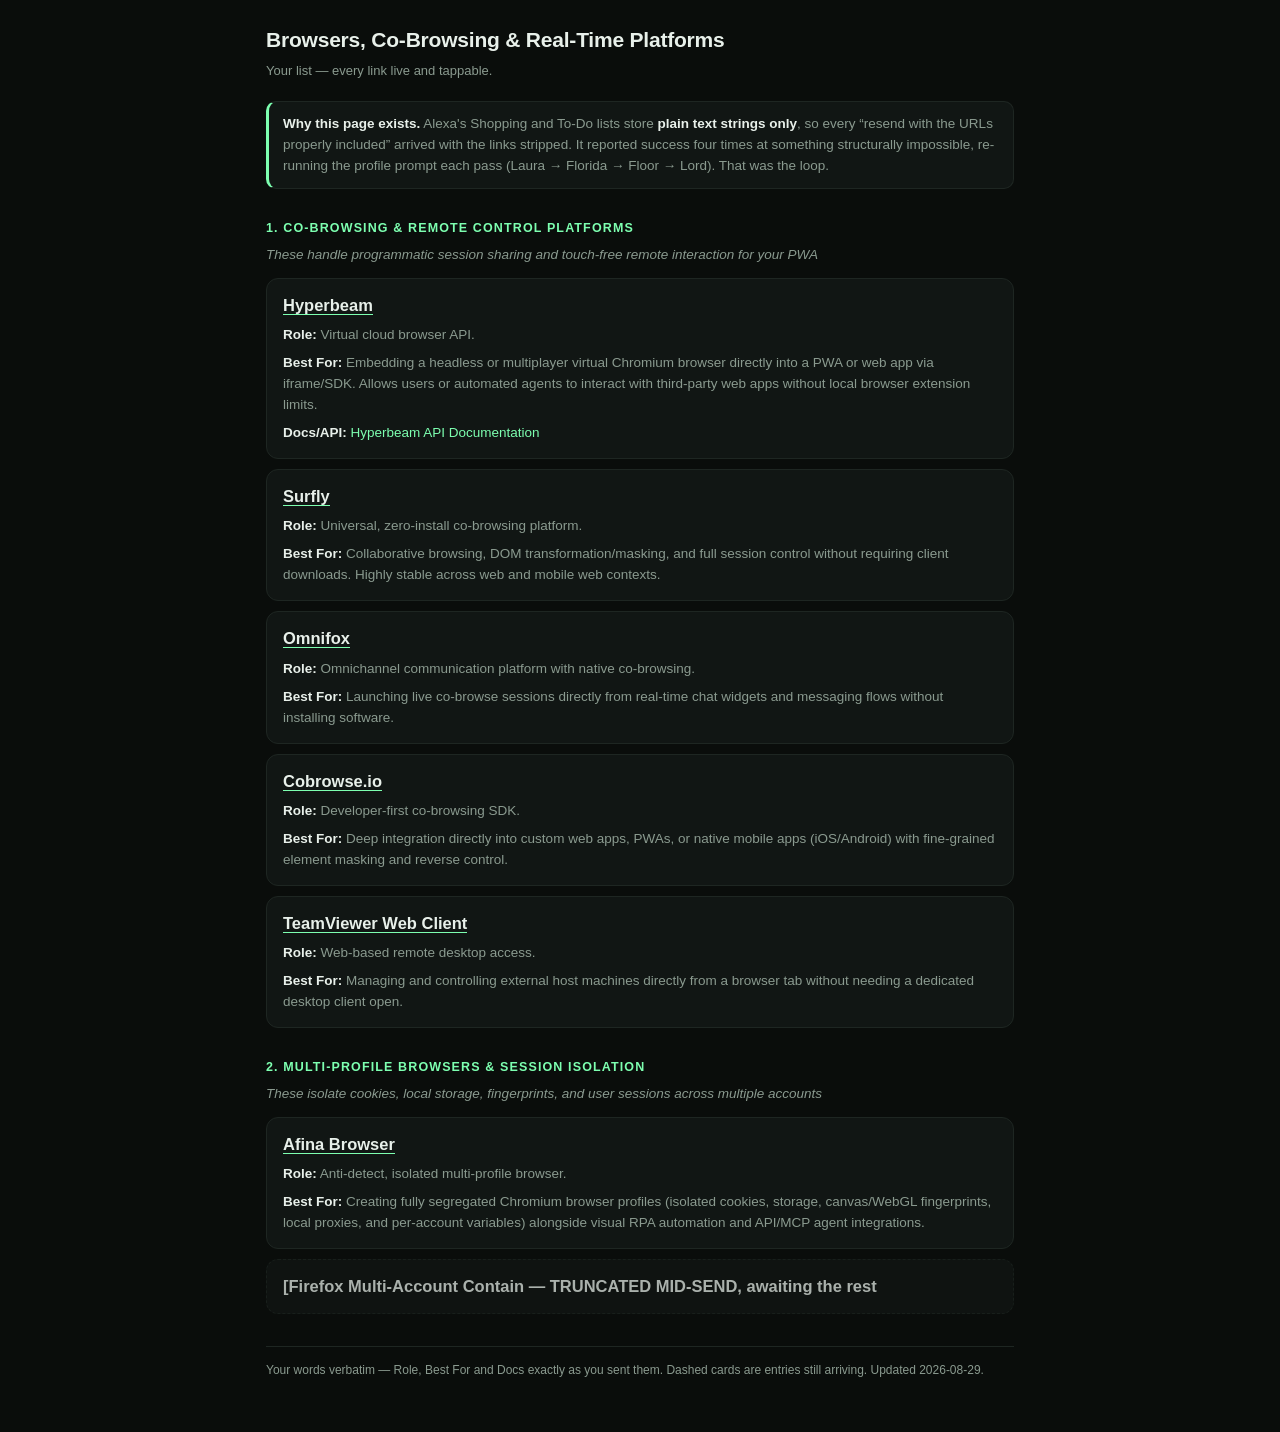
<file: platforms/index.html>
<!doctype html><html lang="en"><head><meta charset="utf-8">
<meta name="viewport" content="width=device-width,initial-scale=1,viewport-fit=cover">
<title>Browsers, Co-Browsing &amp; Real-Time Platforms</title>
<style>
:root{--bg:#0a0d0b;--fg:#e8f0ea;--dim:#8a9a8f;--acc:#7dffb0;--card:#111614;--line:#1e2622}
*{box-sizing:border-box}
body{margin:0 auto;background:var(--bg);color:var(--fg);font:16px/1.55 -apple-system,BlinkMacSystemFont,"Segoe UI",Inter,sans-serif;padding:24px 16px 52px;max-width:780px;-webkit-text-size-adjust:100%}
h1{font-size:21px;margin:0 0 4px;letter-spacing:-.01em}
h2{font-size:12.5px;text-transform:uppercase;letter-spacing:.09em;color:var(--acc);margin:30px 0 6px;font-weight:600}
.sub{color:var(--dim);font-size:13px;margin:0 0 20px}
.note{background:var(--card);border:1px solid var(--line);border-left:3px solid var(--acc);border-radius:10px;padding:12px 14px;font-size:13.5px;color:var(--dim)}
.note b{color:var(--fg)}
.lede{color:var(--dim);font-size:13.5px;font-style:italic;margin:0 0 12px}
.card{background:var(--card);border:1px solid var(--line);border-radius:12px;padding:14px 16px;margin:0 0 10px}
.card.pend{border-style:dashed;opacity:.72}
.n{font-weight:600;font-size:16.5px}
.n a{color:var(--fg);text-decoration:none;border-bottom:1px solid var(--acc)}
.row{font-size:13.5px;margin-top:7px;color:var(--dim)}
.row b{color:var(--fg);font-weight:600}
.row a{color:var(--acc);text-decoration:none;word-break:break-all}
footer{color:var(--dim);font-size:12px;margin-top:32px;border-top:1px solid var(--line);padding-top:14px}
</style></head><body>
<h1>Browsers, Co-Browsing &amp; Real-Time Platforms</h1>
<p class="sub">Your list &mdash; every link live and tappable.</p>
<div class="note"><b>Why this page exists.</b> Alexa's Shopping and To-Do lists store
<b>plain text strings only</b>, so every &ldquo;resend with the URLs properly included&rdquo; arrived with
the links stripped. It reported success four times at something structurally impossible, re-running
the profile prompt each pass (Laura &rarr; Florida &rarr; Floor &rarr; Lord). That was the loop.</div>
<h2>1. Co-Browsing &amp; Remote Control Platforms</h2>
<p class="lede">These handle programmatic session sharing and touch-free remote interaction for your PWA</p>
<div class="card"><div class="n"><a href="https://hyperbeam.com/">Hyperbeam</a></div>
<div class="row"><b>Role:</b> Virtual cloud browser API.</div>
<div class="row"><b>Best For:</b> Embedding a headless or multiplayer virtual Chromium browser directly into a PWA or web app via iframe/SDK. Allows users or automated agents to interact with third-party web apps without local browser extension limits.</div>
<div class="row"><b>Docs/API:</b> <a href="https://next.hyperbeam.com/docs/rest-api/session/overview/">Hyperbeam API Documentation</a></div>
</div>
<div class="card"><div class="n"><a href="https://surfly.com/">Surfly</a></div>
<div class="row"><b>Role:</b> Universal, zero-install co-browsing platform.</div>
<div class="row"><b>Best For:</b> Collaborative browsing, DOM transformation/masking, and full session control without requiring client downloads. Highly stable across web and mobile web contexts.</div>
</div>
<div class="card"><div class="n"><a href="https://omnifox.io/">Omnifox</a></div>
<div class="row"><b>Role:</b> Omnichannel communication platform with native co-browsing.</div>
<div class="row"><b>Best For:</b> Launching live co-browse sessions directly from real-time chat widgets and messaging flows without installing software.</div>
</div>
<div class="card"><div class="n"><a href="https://cobrowse.io/">Cobrowse.io</a></div>
<div class="row"><b>Role:</b> Developer-first co-browsing SDK.</div>
<div class="row"><b>Best For:</b> Deep integration directly into custom web apps, PWAs, or native mobile apps (iOS/Android) with fine-grained element masking and reverse control.</div>
</div>
<div class="card"><div class="n"><a href="https://web.teamviewer.com/">TeamViewer Web Client</a></div>
<div class="row"><b>Role:</b> Web-based remote desktop access.</div>
<div class="row"><b>Best For:</b> Managing and controlling external host machines directly from a browser tab without needing a dedicated desktop client open.</div>
</div>
<h2>2. Multi-Profile Browsers &amp; Session Isolation</h2>
<p class="lede">These isolate cookies, local storage, fingerprints, and user sessions across multiple accounts</p>
<div class="card"><div class="n"><a href="https://afina.io/">Afina Browser</a></div>
<div class="row"><b>Role:</b> Anti-detect, isolated multi-profile browser.</div>
<div class="row"><b>Best For:</b> Creating fully segregated Chromium browser profiles (isolated cookies, storage, canvas/WebGL fingerprints, local proxies, and per-account variables) alongside visual RPA automation and API/MCP agent integrations.</div>
</div>
<div class="card pend"><div class="n"><b>[Firefox Multi-Account Contain</b> — TRUNCATED MID-SEND, awaiting the rest</div>
</div>
<footer>Your words verbatim &mdash; Role, Best For and Docs exactly as you sent them.
Dashed cards are entries still arriving. Updated 2026-08-29.</footer>
</body></html>
</file>
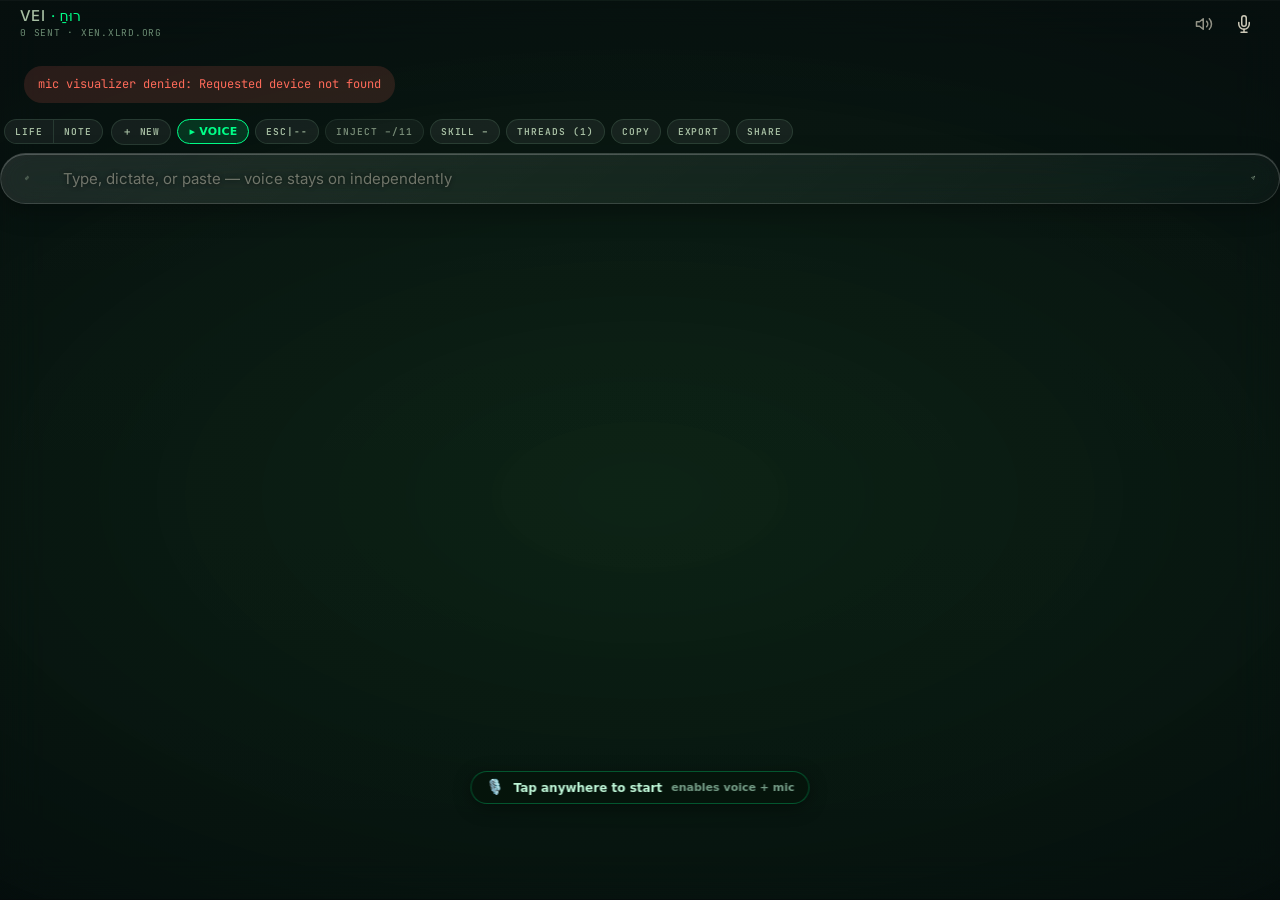
<file: vvsvei/index.html>
<!doctype html>
<!-- XEN-VOICE-TIER1-20260823 browser-speech-floor-restored vsq-park-never-drop -->
<html lang="en">
<head>
<meta charset="utf-8">
<meta name="viewport" content="width=device-width,initial-scale=1,user-scalable=no,viewport-fit=cover">
<title>VVSVEI · voice vision sms · Xen</title>
<meta name="description" content="VEI (Voice Echo Input). Ruach-class STT, glass-over-video shell, omnimind dictate-inject pipeline. Public, no-auth, multi-device simultaneous.">
<link rel="manifest" href="/vvsvei/manifest.json">
<meta name="theme-color" content="#0A1F12">
<meta name="mobile-web-app-capable" content="yes">
<meta name="apple-mobile-web-app-capable" content="yes">
<meta name="apple-mobile-web-app-title" content="VVSVEI">
<meta name="apple-mobile-web-app-status-bar-style" content="black-translucent">
<link rel="apple-touch-icon" href="/vvsvei/icon.png">
<link rel="icon" type="image/png" href="/vvsvei/icon.png">
<link rel="preconnect" href="https://fonts.googleapis.com">
<link rel="preconnect" href="https://fonts.gstatic.com" crossorigin>
<link href="https://fonts.googleapis.com/css2?family=Inter:wght@400;500;600;700&family=JetBrains+Mono:wght@400;500;700&display=swap" rel="stylesheet">
<style>
/* VEI — qi-locked design (Photoroom_20260523_134010.png reference).
   Deep green radial gradient bg, phosphor-green waveform, soft cream chat bubbles.
   Aesthetic: terminal-organism. Hebrew Ruach (breath/spirit) made visible. */
:root {
  --bg:#0A1F12;
  --bg-glow:#1A4D2E;
  --bg-elev:rgba(20, 60, 35, .25);
  --bg-input:rgba(20, 60, 35, .45);
  --fg:#F0EAD6;
  --fg-dim:#A8C0A4;
  --fg-mute:#6B8B72;
  --line:rgba(176, 255, 200, .12);
  --line-strong:rgba(176, 255, 200, .22);
  --accent:#00FF88;
  --accent-hover:#5FFF9E;
  --accent-glow:rgba(0, 255, 136, .35);
  --bubble-bg:rgba(176, 200, 170, .92);
  --bubble-fg:#0A1F12;
  --good:#00FF88;
  --warn:#F5C842;
  --bad:#FF6B5A;
  --r-card:18px;
  --r-pill:9999px;
  --sans:'Inter','SF Pro Text',-apple-system,system-ui,sans-serif;
  --mono:'JetBrains Mono','SF Mono',ui-monospace,monospace;
}
* { box-sizing:border-box; margin:0; padding:0; -webkit-tap-highlight-color:transparent; }
html, body {
  height:100dvh;
  background:var(--bg);
  color:var(--fg);
  font-family:var(--sans);
  font-feature-settings:"ss01","cv11";
  -webkit-font-smoothing:antialiased;
  -moz-osx-font-smoothing:grayscale;
  overflow:hidden;
}
/* Background layer — Ophanim 3D avatar (qi-XLRD-ID). Dim until touched. */
.bg-video, .bg-iframe {
  position:fixed; inset:0; width:100%; height:100%;
  object-fit:cover; z-index:0; pointer-events:none;
  border:0;
  opacity:.32;
  filter:saturate(.95);
  transition:opacity .55s ease-out, filter .55s ease-out;
}
body.lit .bg-video, body.lit .bg-iframe { opacity:.78; filter:saturate(1.15); }
/* Glass over the video — frosted layer with heavy blur + soft tint.
   qi 2026-05-23: 'video needs to be behind glass'. */
.bg-overlay {
  position:fixed; inset:0; z-index:1; pointer-events:none;
  background:
    radial-gradient(ellipse 80% 60% at 50% 55%, rgba(10,31,18,.30), rgba(2,6,10,.72)),
    linear-gradient(180deg, rgba(255,255,255,.04), rgba(255,255,255,.02));
  backdrop-filter:blur(22px) saturate(1.15);
  -webkit-backdrop-filter:blur(22px) saturate(1.15);
  border-top:1px solid rgba(255,255,255,.04);
  border-bottom:1px solid rgba(0,0,0,.18);
  transition:backdrop-filter .55s ease-out, background .55s ease-out;
}
body.lit .bg-overlay {
  background:
    radial-gradient(ellipse 80% 60% at 50% 55%, rgba(10,31,18,.12), rgba(2,6,10,.42)),
    linear-gradient(180deg, rgba(255,255,255,.06), rgba(255,255,255,.02));
  backdrop-filter:blur(10px) saturate(1.3);
  -webkit-backdrop-filter:blur(10px) saturate(1.3);
}
/* FILL THE VISUAL VIEWPORT, DO NOT TRUST A UNIT TO EQUAL IT.
   qi 2026-08-12 20:04: "black empty dead space is still present" — after the pills and
   the bar were already on screen. Cause: height:100dvh makes the wrap as tall as what
   the browser REPORTS, and on iOS (Safari and standalone PWA) that can exceed the area
   actually painted, so the tail of the page — and the space under the composer — falls
   below the fold as dead black.
   position:fixed + inset:0 CANNOT exceed the visual viewport: the box is defined by the
   edges, not by a length. And inside the XOS panel this same rule is rewritten to
   position:absolute by deViewport() (xos/app.jsx), where inset:0 fills the panel exactly
   — so one declaration is correct on the phone AND mounted, with no dvh dependence
   anywhere. Same lesson as the composer clearance: measure/anchor, never assume. */
.wrap { position:fixed; inset:0; z-index:2; }
.wrap {
  display:flex; flex-direction:column;
  width:100%;
  /* ⛔ NO 760px COLUMN. qi 2026-08-13 20:41: "The center panel VBSVI looks like its
     been constrained" / "Instead of going all the way from edge to edge all the way
     to the side" / "Even even the type bar its constrained".
     `.wrap` holds BOTH the transcript and the composer, so this single cap boxed the
     centre panel and the type bar together — which is exactly the pair he named.
     Reading-measure caps belong on prose. This is an operating surface: it goes edge
     to edge, and the bubbles keep their own 78%/88% max-widths so text still reads. */
  max-width:none; margin:0;
  /* --wrap-px is now the SINGLE SOURCE of this surface's horizontal inset, because
     #tl-rail has to cancel exactly this value to sit flush on the panel edge
     (qi 2026-08-15 02:19). Two hardcoded 20s in two rules is how a "0px" quietly
     becomes a 4px later; one variable read by both cannot drift. */
  --wrap-px:20px;
  padding:env(safe-area-inset-top, 18px) var(--wrap-px) env(safe-area-inset-bottom, 16px);
  position:relative;
}

/* Header — top-right mic icon, top-left brand, minimal chrome */
header { padding:8px 0 22px; display:flex; align-items:flex-start; justify-content:space-between; gap:16px; }
.brand { display:flex; align-items:center; gap:10px; }
.brand-dot { display:none; }
.brand-text { display:flex; flex-direction:column; gap:3px; }
.title { font-size:15px; font-weight:500; letter-spacing:.02em; line-height:1; color:var(--fg-dim); }
.title .heb { color:var(--accent); margin-left:6px; font-size:14px; }
.subtitle { font-family:var(--mono); font-size:9.5px; letter-spacing:.08em; color:var(--fg-mute); text-transform:uppercase; }

.mic-icon {
  width:32px; height:32px; flex-shrink:0;
  display:flex; align-items:center; justify-content:center;
  color:var(--fg);
  opacity:.85;
  cursor:pointer;
  transition:opacity .15s, transform .15s, color .15s;
}
.mic-icon svg { width:18px; height:18px; }
.mic-icon:hover { opacity:1; transform:scale(1.05); }
.mic-icon.active { color:var(--accent); opacity:1; filter:drop-shadow(0 0 6px var(--accent-glow)); }

.count-chip { display:none; }

/* Status pill removed — replaced by waveform-bottom-bar visual feedback */
.status-bar { display:none; }
@keyframes pulse { 0%, 100% { opacity:1; transform:scale(1); } 50% { opacity:.5; transform:scale(1.5); } }

/* Transcript = top-anchored chat bubbles, cream-on-green */
#transcript {
  flex:1; overflow-y:auto;
  display:flex; flex-direction:column; gap:10px;
  /* --composer-h is the measured OVERLAP of the absolutely-positioned .composer
     over this scroller, published by _veiComposerClearance — search that name;
     the full rationale lives next to the code that does the work so the two
     cannot drift apart, which is the exact failure this replaced. 100px is the
     pre-JS fallback ONLY. The + 16px is the visible gap between the last bubble
     and the top of the bar. */
  padding:4px 4px calc(var(--composer-h, 100px) + 16px);
  /* NO scroll-behavior:smooth here. Every append does scrollTop = scrollHeight,
     and smooth turns that assignment into a ~300ms ANIMATION — so the newest
     message is visibly sitting under the composer for the whole animation, and on
     a fast feed the next message restarts it before it ever clears. That is the
     "margin under the chat blocking the bottom" symptom: the padding math was
     right the whole time (measured 2026-08-12: 84px overlap, 100px pad, 16px gap),
     the SCROLL was late. Appends must land instantly. The timeline rail still
     animates its jumps — it asks for smooth per-call via scrollTo(). */
}
/* Native bar is GONE — the timeline rail on the right IS the scrollbar now. */
#transcript::-webkit-scrollbar { width:0; height:0; }
#transcript { scrollbar-width:none; }

/* ─── THE TIMELINE IS THE SCROLL BAR ON THE RIGHT ────────────────────────────
   qi 2026-08-12 16:49: "the timeline was supposed the scoll bar on the right".

   CORRECTION OF MY FIRST PASS. I built the timeline as a spine down the LEFT
   with hour labels interleaved into the feed. Wrong axis and wrong element:
   the timeline is not decoration beside the entries, it REPLACES the
   scrollbar. Same information, but it lives where your thumb already goes to
   move through the day.

   Structure: #tlwrap is a flex ROW holding the scroller plus a fixed rail.
   #transcript keeps its own `flex:1`, so it simply claims the remaining width
   instead of the remaining height — the wrapper inherits the vertical claim.
   `min-height:0` on the wrapper is load-bearing: a flex item's default
   `min-height:auto` refuses to shrink below content, which kills the child's
   overflow scrolling outright.

   Ticks are positioned from each entry's REAL offsetTop over scrollHeight, not
   from wall-clock spacing — a 40-minute silence must not open a 40-minute gap
   in a bar whose height is fixed. The bar maps document space, and the labels
   tell you which hour you have reached in it. */
#tlwrap {
  flex:1; min-height:0; display:flex; align-items:stretch;
  /* Containing block for the rail, which is now an absolute LAYER rather than a
     column in this row — see #tl-rail for the measurement and the reason. */
  position:relative;
}
/* `position:relative` is what makes #transcript the offsetParent, so each
   entry's offsetTop is measured against the SCROLLER rather than against some
   ancestor further up. Without it every tick is off by the scroller's own
   page offset. */
#transcript { min-width:0; position:relative; }

/* ── DESIGN LANGUAGE PORTED FROM xt/09's STATION RAIL (qi 2026-08-12 16:52:
   "compare it the scroll bar design of xt/09"). Its grammar, matched here:

     · TICK LENGTH ENCODES STATE, not colour alone — 14px at rest, 22px hovered,
       30px active. Read the rail at a glance and the current position is the
       longest line, no legend needed.
     · LABELS ARE `color:transparent` BY DEFAULT and only resolve on hover or
       when active. The rail is quiet until you engage it, so it never competes
       with the transcript.
     · The active state alone gets the accent plus a glow.
     · The originals' easings, kept exactly: colour .45s
       cubic-bezier(.19,1,.22,1), width .55s cubic-bezier(.47,.38,0,1.1).

   Token mapping — xt/09 → this file (its palette is jade-on-black, ours is the
   VVSVEI green): --jade → --accent, --w-30 → rgba(255,255,255,.30),
   --w-58 → rgba(255,255,255,.58). Values are inlined for the two whites
   because this file has no equivalent token to point at, and inventing one
   would imply a palette entry that nothing else uses. */
/* ── THE RAIL IS A LAYER, NOT A COLUMN ──────────────────────────────────────
   qi 2026-08-15 00:03: "the time line can remain exactly where it is but the
   chat bubble should not have to move to the left because the time line should
   be a layer above it. so when the times show and the line extends it can
   extend over bubbles on the right side. thats fine. because currently the chat
   is asymmetric and we cant tolerate that in my designs."

   MEASURED CAUSE OF THE ASYMMETRY: this was `flex:0 0 34px` inside the #tlwrap
   flex ROW, so the rail consumed 34px of that row and #transcript (flex:1) got
   only the remainder. #transcript's own padding is a symmetric `4px 4px` — the
   bubbles were never off-centre INSIDE it. The whole defect was that its BOX
   was 34px narrower than the panel and hard against the left edge, so the
   composition read as shoved left with a dead column on the right.

   Out of flow, #transcript claims the full panel width and the bubbles centre
   on the real panel. The ticks and the hover labels now extend OVER the
   right-hand bubbles, which is exactly what he approved.

   pointer-events is SPLIT on purpose: none on the rail, auto on the stations.
   Without that split this 34px column — now floating above live content — would
   swallow every tap on the right edge of the bubbles underneath it. */
/* ── FLUSH TO THE PANEL EDGE ─────────────────────────────────────────────────
   qi 2026-08-15 02:19: "is the time line scroll fix and it works great. [now] you
   move the that to be 0px from the right edge of the middle [panel]".

   MEASURED CAUSE OF THE GAP, live at 390x844 before this change:
     .pane-vei / #xos-vei   right edge = 390
     #tlwrap                right edge = 370   ← the rail's offsetParent
     #tl-rail               right edge = 370   (right:0 was already honoured)
     ticks painted to             ~366   (its own padding-right:4px)
   So `right:0` was never the defect. The rail WAS at zero — against #tlwrap, and
   #tlwrap is a flex child of .wrap, which carries `padding: … var(--wrap-px) …`.
   The 20px he sees is that padding, inherited one box up, plus 4px of the rail's
   own internal inset. Nothing in the rail's own rule could have shown it.

   FIX: cancel exactly the parent inset with a negative offset read from the SAME
   variable, and drop the internal 4px, so the ticks land on x = panel width. This
   is deliberately not `right:-24px` — a literal would silently lie the moment
   --wrap-px changes.

   The rail stays a LAYER (pointer-events:none, .tl-st auto) exactly as the 00:03
   change left it — the part he said works great is untouched. */
#tl-rail {
  position:absolute; top:0; right:calc(-1 * var(--wrap-px, 20px)); bottom:0;
  width:34px; z-index:5;
  pointer-events:none;
  display:flex; flex-direction:column; justify-content:center;
  align-items:flex-end; gap:11px;
  padding-right:0;
  user-select:none; -webkit-tap-highlight-color:transparent;
}
.tl-st {
  position:relative; display:flex; align-items:center; gap:9px;
  background:none; border:0; padding:3px 0; cursor:pointer;
  font-family:var(--mono); font-size:8.5px; letter-spacing:.16em;
  color:transparent; text-transform:uppercase; white-space:nowrap;
  transition:color .45s cubic-bezier(.19,1,.22,1);
  /* The only interactive part of the layer (see #tl-rail). touch-action:none so
     a vertical drag on a station scrubs the rail instead of being claimed by the
     browser as a page scroll — the scrub is wired in _tlScrub. */
  pointer-events:auto; touch-action:none;
}
.tl-st i {
  display:block; width:14px; height:1px; background:rgba(255,255,255,.30);
  transition:width .55s cubic-bezier(.47,.38,0,1.1), background .3s;
}
.tl-st:hover { color:rgba(255,255,255,.58); }
.tl-st:hover i { width:22px; background:rgba(255,255,255,.58); }
.tl-st.on { color:var(--accent); }
.tl-st.on i { width:30px; background:var(--accent); box-shadow:0 0 9px rgba(0,255,136,.6); }
/* The live end of the day. Distinguishable from `.on` because "the newest
   hour" and "the hour you are looking at" are different facts and are often
   not the same station. */
.tl-st.now i { background:var(--accent); }
/* DAY BOUNDARIES ON THE RAIL — qi 2026-08-13 20:10: "it should have dates when I
   start scrolling back through different days and weeks".
   Every other station label is `color:transparent` at rest by design (the rail is
   quiet until engaged), but a DATE is a landmark, not a hover affordance: scrolling
   back through a week is exactly when he cannot afford to hover 20 stations to find
   out where he is. So this one stays legible at rest, dimmed enough not to compete.
   Rendered via ::before on the first station of each past day, so it adds no node to
   the rail and cannot disturb the even station spacing the xt/09 design depends on. */
.tl-st.tl-newday::before {
  content: attr(data-day);
  position:absolute; right:100%; margin-right:10px; top:50%;
  transform:translateY(-50%);
  font-family:var(--mono); font-size:7.5px; letter-spacing:.18em;
  color:rgba(255,255,255,.38); white-space:nowrap; pointer-events:none;
}
.tl-st.tl-newday i { background:rgba(255,255,255,.52); }   /* the day tick reads harder */
#tl-thumb { display:none; }   /* xt/09 has no thumb — the active station IS the position */

/* Glass bubbles — heavy backdrop-blur + thin gloss highlight + translucent fill.
   qi-spec 2026-05-23: "super hyper realistic glass" */
/* qi 2026-05-25 timestamp canon — h:mm AM/PM tag on every bubble. */
.bubble-ts {
  display:block; font-family:var(--mono); font-size:9.5px; letter-spacing:.16em;
  text-transform:uppercase; color:var(--fg-dim); opacity:.62;
  margin-bottom:4px;
}
.bubble-txt { display:block; }

/* qi 2026-05-25 — drag-drop active state. Subtle accent ring across the body
   so qi knows the page will catch the file anywhere he releases it. */
body.drop-active::before {
  content: ""; position: fixed; inset: 12px; pointer-events: none; z-index: 9000;
  border: 2px dashed rgba(0,153,255,0.65); border-radius: 18px;
  background: rgba(0,153,255,0.05);
  box-shadow: inset 0 0 32px rgba(0,153,255,0.18);
}
body.drop-active::after {
  content: "drop to attach"; position: fixed; top: 24px; left: 50%; transform: translateX(-50%);
  z-index: 9001; padding: 8px 18px; border-radius: 999px;
  background: rgba(0,153,255,0.18); border: 1px solid rgba(0,153,255,0.45);
  color: #cfe6ff; font-family: var(--mono); font-size: 11px; letter-spacing: 0.18em; text-transform: uppercase;
  pointer-events: none;
}

.final, .interim, .xen-reply {
  position:relative;
  max-width:78%; align-self:flex-start;
  padding:12px 16px; border-radius:var(--r-card);
  background:linear-gradient(145deg, rgba(255,255,255,.22), rgba(255,255,255,.08));
  border:1px solid rgba(255,255,255,.18);
  box-shadow:
    inset 0 1px 0 rgba(255,255,255,.30),
    inset 0 -1px 0 rgba(255,255,255,.06),
    0 8px 24px rgba(0,0,0,.28),
    0 0 0 0.5px rgba(255,255,255,.06);
  backdrop-filter:blur(18px) saturate(1.3);
  -webkit-backdrop-filter:blur(18px) saturate(1.3);
  color:var(--fg);
  font-size:15px; line-height:1.45; font-weight:500;
  word-break:break-word;
  animation:fadeIn .22s cubic-bezier(.32,.72,.2,1);
}
/* Top-gloss specular reflection */
.final::before, .interim::before, .xen-reply::before {
  content:""; position:absolute; inset:1px 1px auto 1px; height:38%;
  border-radius:var(--r-card) var(--r-card) 30% 30%/var(--r-card) var(--r-card) 60% 60%;
  background:linear-gradient(180deg, rgba(255,255,255,.16), rgba(255,255,255,0));
  pointer-events:none;
}
.final.posted-flag { box-shadow:
    inset 0 1px 0 rgba(255,255,255,.30),
    inset 0 -1px 0 rgba(255,255,255,.06),
    0 8px 24px rgba(0,0,0,.28),
    0 0 0 1px var(--accent-glow); }
.interim { opacity:.78; font-style:italic; }
.xen-reply { align-self:flex-end; background:linear-gradient(145deg, rgba(0,255,136,.16), rgba(0,255,136,.04)); border-color:rgba(0,255,136,.28); color:var(--fg); }
.firehose {
  max-width:78%; align-self:flex-start;
  padding:8px 12px; border-radius:10px;
  background:rgba(255,255,255,.04);
  border:1px solid rgba(255,255,255,.08);
  color:var(--fg-dim);
  font-family:var(--mono); font-size:11.5px; line-height:1.35;
  word-break:break-word;
  opacity:.7;
}
.firehose .src {
  display:inline-block; margin-right:6px;
  font-size:9.5px; letter-spacing:.10em; text-transform:uppercase;
  color:var(--accent);
}
/* qi 2026-07-02: nitro-tool bubbles sit on the right like xen-reply, everything
   else in the background feed stays left (.firehose default). */
.firehose-right { align-self:flex-end; }

/* ── COLLAPSED OBSIDIAN GLASS — THE TUI STREAM BUBBLE ────────────────────────
   qi 2026-08-14 23:30: "collapsed obsidian glass tui stream chat bubbles"
   qi 2026-08-14 23:31: "it should write on real time like how the ticker animates"
   qi 2026-08-15 00:17: "those bubbles needed the obsidian ... in ticker streaming
   glass style"

   ⚖️ THIS RECONCILES A PRIOR DECREE RATHER THAN BREAKING IT. On 2026-07-22 he said
   Xen's raw bash/tool output "showing up in my main message feed like chat bubbles"
   belonged in a background area, and the router still sends xen-step / lane:steps to
   #er-list and returns before any bubble. That complaint was about VOLUME — full-size
   conversational bubbles flooding the feed. The word he chose this time is COLLAPSED,
   and that is the resolution: the step is back in the stream but clamped to ONE line,
   in mono, in dark glass, expanding only when tapped. The Operator·Firehose rail keeps
   its copy — nothing is moved, nothing is lost, so the 07-22 routing still holds.

   OBSIDIAN = the same glass recipe as .final/.xen-reply inverted to dark. Identical
   structure — 145deg fill gradient, 1px hairline, inset top gloss, the ::before
   specular, blur(18px) saturate(1.3) — with the tint taken from white to near-black
   so it reads as obsidian rather than as a new material. Matching the STRUCTURE is
   what keeps it in the same family as the cream bubbles.

   Collapse uses -webkit-line-clamp:1 rather than a fixed height: a clamp gives the
   ellipsis for free and cannot mis-measure a proportional font the way a px height
   does. Tap toggles .open. */
/* ── qi 2026-08-15 02:01, VERBATIM ───────────────────────────────────────────
   "the tui stream chat bubble need to be dark like my swipe glass and the text
    should stream like the notification ticker does and it the should be collapsible"

   ⚠️ WHY HE ASKED A SECOND TIME, AND WHAT WAS ACTUALLY WRONG. He had already asked
   for this at 00:17 and `.tui-step` below was built for it — streaming, clamped,
   tap-to-open, all three. MEASURED on his live feed at 2026-08-15 03:5x, 390x844:

       .tui-step   count = 0        ← never rendered once
       .firehose   count = 4        ← ALL of them src "xen 9934", Xen's own stream
                   background rgba(255,255,255,.04)   ← pale, not dark
                   opacity .7, no clamp, no caret, no tap handler

   appendTuiStep() only fires for source `xen-step` / lane `steps`. Xen's stream
   reaches him on the FIREHOSE path instead, so every bubble he was looking at when
   he typed this was the pale one. The obsidian work was real and invisible. That is
   why the fix is not "build it again" — it is to put the same material, the same
   typing and the same collapse on the bubbles that are actually in his feed.

   ⚖️ SCOPE, deliberately narrow: only firehose bubbles carrying XEN'S OWN stream get
   `.tui`. An inbound SMS from a person keeps today's look — he asked for the TUI
   stream bubble, and silently clamping a human's message to one line would be a
   regression wearing a fix's clothes.

   ── "DARK LIKE MY SWIPE GLASS" IS A CITATION, NOT A MOOD ─────────────────────
   These declarations are COPIED OUT OF the canonical swipe glass,
   `.os.os-fullscreen .dock.dock-swipe` in xos/styles.css:3745-3759 — the radial
   specular, the three-stop vertical ramp, the blur/saturate/brightness, the two
   inset hairlines. That rule is SACRED and is not touched by this change; it is
   only read. The previous obsidian recipe here was invented
   (`linear-gradient(145deg, rgba(14,20,17,.84), rgba(4,7,6,.60))`, blur(18px)) and
   therefore could never satisfy "like my swipe glass" no matter how dark it looked.

   TWO ADAPTATIONS, stated plainly because they are real departures:
     · `border-top` → `border` — the dock is a bar sitting on one edge, a bubble has
       four sides; a top-only hairline on a rounded box reads as a broken outline.
     · `0 -8px 24px` → `0 8px 24px` — the dock throws its shadow UP off the bottom of
       the screen; a bubble sits in a feed and throws it DOWN. Same colour, same blur.
   Every other value is byte-identical to his glass. */
.tui-step,
.firehose.tui {
  /* qi 2026-08-15 04:43: "it needs to be on your side, not my side."
     flex-START is HIS side in this feed — line 340/371 give inbound bubbles
     flex-start, and .xen-reply (line 369) is flex-end. This rule shipped at
     flex-start, so Xen's own stream was rendering on qi's side. Worse, .firehose.tui
     (0,2,0) outranks .firehose-right (0,1,0), so it also OVERRODE the right-align
     that outbound bubbles already had. Xen's lane is flex-end, always. */
  position:relative; align-self:flex-end; max-width:88%;
  /* MEASURED 2026-08-15 00:25, and this is why the row is flex rather than inline:
     -webkit-box (the clamp) is BLOCK-level, so with an inline .tui-src label the
     clamped body dropped onto its own second line — collapsed rendered at 66px while
     open rendered at 33px, i.e. "collapsed" was TALLER than expanded. A flex row with
     a non-shrinking label and a min-width:0 body keeps the clamped line beside its
     label, which is what makes one line actually one line.
     flex-wrap is for .bubble-actions (the REPLY row), which is a BLOCK child: without
     wrap it would become a third item on the same line and shove the body out. */
  display:flex; flex-wrap:wrap; align-items:baseline; column-gap:0;
  padding:7px 12px; border-radius:12px;
  /* qi 2026-08-15 04:43: "It needs to be almost black."
     WHY COPYING THE GLASS RECIPE WAS NEVER GOING TO WORK — measured in painted
     pixels, text-free regions, 390x844:
         this bubble        avg RGB [8, 98, 15]
         .dock.dock-swipe   avg RGB [8, 11, 10]
     Byte-identical declarations, green channel 98 vs 11. `backdrop-filter` samples
     WHAT IS BEHIND IT. The dock sits over [30,43,37] and lands near-black; this
     bubble sits over the feed's [14,108,46] and the same blur barely touches it.
     A translucent recipe cannot be "dark" — it can only be as dark as its backdrop.
     FIX: an OPAQUE near-black base FIRST in the stack, so darkness is a property of
     the bubble and not of whatever happens to scroll behind it. The specular and the
     blur stay on top, so it still reads as glass rather than a flat panel. */
  background:
    radial-gradient(120% 80% at 50% -10%, rgba(255,255,255,0.07) 0%, rgba(255,255,255,0) 60%),
    linear-gradient(
      to bottom,
      rgba(7, 10, 9, 0.94) 0%,
      rgba(5, 8, 7, 0.95) 50%,
      rgba(3, 6, 5, 0.96) 100%
    );
  backdrop-filter:blur(40px) saturate(220%) brightness(1.05);
  -webkit-backdrop-filter:blur(40px) saturate(220%) brightness(1.05);
  border:1px solid rgba(255, 255, 255, 0.14);
  box-shadow:
    inset 0 1px 0 rgba(255, 255, 255, 0.18),
    inset 0 -1px 0 rgba(0, 0, 0, 0.4),
    0 8px 24px rgba(0, 0, 0, 0.45);
  /* .firehose ships opacity:.7 — a translucent glass behind a 70% veil is mud, and it
     would also fade the accent label. The glass carries its own transparency. */
  opacity:1;
  font-family:var(--mono); font-size:11px; line-height:1.5;
  color:rgba(255,255,255,.74);
  cursor:pointer;
  animation:fadeIn .22s cubic-bezier(.32,.72,.2,1);
  transition:max-width .28s cubic-bezier(.32,.72,.2,1);
}
/* The REPLY row is a block child of a flex bubble — give it its own full-width line
   so it can never sit beside the clamped body. */
.firehose.tui .bubble-actions { flex:0 0 100%; }
/* Same top-gloss specular as the cream bubbles, cut down for a dark surface. */
.tui-step::before,
.firehose.tui::before {
  content:""; position:absolute; inset:1px 1px auto 1px; height:38%;
  border-radius:12px 12px 30% 30%/12px 12px 60% 60%;
  background:linear-gradient(180deg, rgba(255,255,255,.07), rgba(255,255,255,0));
  pointer-events:none;
}
.tui-step .tui-src,
.firehose.tui .src {
  flex:0 0 auto;                 /* the label never shrinks — it is the identity of the line */
  color:var(--accent); font-size:9.5px; letter-spacing:.10em;
  text-transform:uppercase; margin-right:7px; opacity:.85;
}
.tui-step .tui-body,
.firehose.tui .bubble-txt {
  flex:1 1 auto; min-width:0;    /* min-width:0 or the clamp cannot shrink below content */
  white-space:pre-wrap; word-break:break-word;
}
/* COLLAPSED is the default state — one line, ellipsis, never a flood. */
.tui-step:not(.open) .tui-body,
.firehose.tui:not(.open) .bubble-txt {
  display:-webkit-box; -webkit-line-clamp:1; -webkit-box-orient:vertical;
  overflow:hidden;
}
.tui-step.open,
.firehose.tui.open { max-width:96%; }
/* The affordance, so "collapsible" is DISCOVERABLE and not a secret tap target.
   A ▸/▾ chevron that rotates on open — no extra node, no layout cost, and it reads
   as an expander in every UI he uses. Sits on the label so the row still starts with
   the identity of the line. */
.tui-step .tui-src::before,
.firehose.tui .src::before {
  content:"\25B8";               /* ▸ */
  display:inline-block; margin-right:5px;
  transition:transform .18s cubic-bezier(.32,.72,.2,1);
}
.tui-step.open .tui-src::before,
.firehose.tui.open .src::before { transform:rotate(90deg); }
/* The ticker's caret, same glyph and cadence as .dock-notif-ticker in XOS. It exists
   only while bytes are still arriving, so a settled bubble never blinks at him. */
.tui-step .tui-caret,
.firehose.tui .tui-caret {
  flex:0 0 auto;                 /* a shrunk caret would render as a sliver, not a cursor */
  display:inline-block; margin-left:1px; color:var(--accent);
  animation:tuiCaret .9s steps(1,end) infinite;
}
@keyframes tuiCaret { 0%,49%{opacity:1} 50%,100%{opacity:0} }

/* ── #tui-live — THE LIVE CLAUDE CODE TUI STREAM ──────────────────────────────
   qi 2026-08-17 03:43:43: "osed to bee the live stream of local claude code tui
   session shown live inside the chat in full!"
   and 03:14:14: "supposed to be black and collapsed"  ← this describes THIS
   element, not the menu bar.

   THE ONE RULE: this is ONE PERSISTENT ELEMENT WHOSE CONTENT IS REPLACED on
   every frame — never one bubble per frame. Appending per frame is the
   "fragments" sin he has now rejected four separate times; the rejected
   .firehose.tui/.tui-step path above rendered one clamped bubble per TOOL CALL
   ("Bash · ok · 125ms") interleaved with his own sentences. Those rules are
   left untouched and are NOT reused here — this is a NEW element type, exactly
   as he asked on 2026-08-15 04:44: "You werent supposed to be changing any of
   the bubbles, you were adding another bubble type for the terminal."

   ⛔ NOTHING BELOW TOUCHES #pill-row, paint(), paintTrigger(), .firehose,
   .tui-step, .final or .xen-reply. qi 03:40:24 "the menu bar was already
   perfect" / 03:42:21 "did not tell to chanch the css of the menu".

   ⛔ NO position:fixed AND NO position:sticky, deliberately. The retired
   #events-rail directly below is the measured proof: it was position:fixed, so
   once vvsvei mounted into XOS it ESCAPED its panel and floated over the whole
   phone as a ghost. A live monitor that escapes its container is a worse defect
   than one that scrolls, so this stays in normal flow and is re-anchored to the
   live edge by JS only while he is already scrolled to the bottom.

   The near-black base is the SAME recipe he approved for the terminal surface
   (opaque first, glass on top) — copied by value, not by selector, so the two
   can never restyle each other. Reason it must be opaque is in the .tui-step
   header: backdrop-filter samples what is BEHIND it, so a translucent recipe
   over this feed lands at green-channel 98, not 11. */
.tui-live {
  align-self:stretch;                 /* full width: 115 columns need every pixel */
  max-width:100%;
  margin:6px 0;
  border-radius:12px;
  padding:6px 8px 7px;
  position:relative;
  background:
    radial-gradient(120% 80% at 50% -10%, rgba(255,255,255,0.07) 0%, rgba(255,255,255,0) 60%),
    linear-gradient(
      to bottom,
      rgba(7, 10, 9, 0.94) 0%,
      rgba(5, 8, 7, 0.95) 50%,
      rgba(3, 6, 5, 0.96) 100%
    );
  backdrop-filter:blur(40px) saturate(220%) brightness(1.05);
  -webkit-backdrop-filter:blur(40px) saturate(220%) brightness(1.05);
  border:1px solid rgba(255, 255, 255, 0.14);
  box-shadow:
    inset 0 1px 0 rgba(255, 255, 255, 0.18),
    inset 0 -1px 0 rgba(0, 0, 0, 0.4),
    0 8px 24px rgba(0, 0, 0, 0.45);
  opacity:1;
  font-family:var(--mono);
  color:rgba(255,255,255,.74);
  animation:fadeIn .22s cubic-bezier(.32,.72,.2,1);
}
/* Header row: identity + the collapse affordance. Its own line, not a flex
   sibling of the body — a 115-column screen beside an inline label would squash
   the screen to nothing (that squash is exactly what the .tui-step header
   documents at 66px-collapsed-vs-33px-open). */
.tui-live .tui-live-head {
  display:flex; align-items:center; gap:6px;
  cursor:pointer; user-select:none;
  color:var(--accent); font-size:9.5px; letter-spacing:.10em;
  text-transform:uppercase; opacity:.85;
  padding-bottom:4px;
}
.tui-live .tui-live-head::before {
  content:"\25B8";                    /* ▸ — same affordance as the terminal bubbles */
  display:inline-block;
  transition:transform .18s cubic-bezier(.32,.72,.2,1);
}
.tui-live.open .tui-live-head::before { transform:rotate(90deg); }
/* The dim right-hand meta (pane · size). Never the loud part of the row. */
.tui-live .tui-live-meta {
  margin-left:auto; opacity:.55; letter-spacing:.04em; text-transform:none;
}
/* A live caret so a settled screen and a streaming one are distinguishable. */
.tui-live .tui-live-caret {
  display:inline-block; color:var(--accent);
  animation:tuiCaret .9s steps(1,end) infinite;
}
/* SEALED = a finished snapshot. qi 2026-08-17 05:34: "it's supposed to be like
   snapshots" + 05:33:35 "they should just show up when anything runs instead of
   MOVING like that". Once a message lands beneath a screen, that screen is
   history: it stops streaming, stops claiming live, and never relocates. Dimmed
   one notch so the live one is findable at a glance without reading a label. */
.tui-live.sealed { opacity:.82; border-color:rgba(255,255,255,0.09); }
.tui-live.sealed .tui-live-caret { display:none; }
.tui-live.sealed .tui-live-head { opacity:.6; }
/* THE SCREEN ITSELF — verbatim, so `white-space:pre` (NOT pre-wrap): wrapping a
   115-column TUI reflows every box-drawing rule into garbage. It therefore
   overflows horizontally BY DESIGN, and that overflow scrolls INSIDE this box —
   `overscroll-behavior-x:contain` stops the swipe from chaining out to the page,
   so the body never scrolls sideways. */
.tui-live .tui-live-body {
  margin:0;
  font-family:var(--mono); font-size:9.5px; line-height:1.35;
  white-space:pre;
  overflow-x:auto; overflow-y:hidden;
  overscroll-behavior-x:contain;
  -webkit-overflow-scrolling:touch;
  color:rgba(255,255,255,.78);
}
.tui-live .tui-live-body::-webkit-scrollbar { height:0; }
.tui-live .tui-live-body { scrollbar-width:none; }

/* ⛔ RETIRED 2026-08-13 20:27 — qi: "that looks like it was from the old model and
   I said no models" (no MODALS, his 08-12 rule) → "on this interface so that has to
   be gone" → "No its not supposed to be there at all" → "Thats not better there does
   nothing".
   It is `position:fixed`, so once vvsvei is mounted into XOS it escaped its panel and
   floated over the whole phone surface as a ghost on the right.
   KILLED IN CSS, MARKUP KEPT: 26 JS references reach into #events-rail / .er-list /
   .er-status / .er-fs. Deleting the node hands every one of them null and takes real
   behaviour down with a cosmetic change. `display:none` makes it gone everywhere —
   the standalone page too, which is what he asked for — at zero breakage risk.
   The rule this encodes: retire a surface by making it unreachable, not by ripping
   out a node 26 live callers still hold. */
#events-rail,
#events-rail.open,
#events-rail.fullscreen { display:none !important; }

/* ── Events panel (Task #10 · operator state in-pane) ───────────────── */
#events-rail {
  position:fixed; z-index:20;
  right:0; top:60px; bottom:120px; width:320px;
  background:rgba(8,18,12,.86); backdrop-filter:blur(16px);
  border-left:1px solid rgba(0,255,136,.18);
  box-shadow:-12px 0 36px rgba(0,0,0,.45);
  display:flex; flex-direction:column;
  transform:translateX(100%); transition:transform .28s ease-out, width .28s ease-out, top .28s ease-out, bottom .28s ease-out, left .28s ease-out;
  font-family:var(--mono); font-size:11.5px; color:var(--fg-dim);
}
#events-rail.open { transform:translateX(0); }
/* qi 2026-05-25 — fullscreen mode for the firehose panel. Toggle via the
   ⤢ button in the header. Covers the viewport so qi can read the whole
   chronicle without the rest of VEI peeking through. */
#events-rail.fullscreen {
  top:0; bottom:0; left:0; width:100vw;
  border-left:0; box-shadow:none;
  background:rgba(4,10,7,.96);
}
#events-rail .er-head .er-fs {
  cursor:pointer; padding:2px 8px; border-radius:6px;
  background:rgba(0,255,136,.08); border:1px solid rgba(0,255,136,.18);
  color:var(--accent); font-size:11px; letter-spacing:.04em; text-transform:none;
  transition:background .15s, border-color .15s;
}
#events-rail .er-head .er-fs:hover { background:rgba(0,255,136,.18); }
#events-rail .er-head {
  padding:12px 16px; border-bottom:1px solid rgba(0,255,136,.18);
  display:flex; align-items:center; justify-content:space-between;
  font-size:10.5px; letter-spacing:.22em; text-transform:uppercase;
  color:var(--accent);
}
#events-rail .er-status {
  display:flex; gap:10px; padding:8px 16px;
  border-bottom:1px solid rgba(255,255,255,.06);
  font-size:10px; letter-spacing:.06em;
}
#events-rail .er-status span {
  flex:1; padding:4px 8px; border-radius:6px;
  background:rgba(255,255,255,.03); color:var(--fg-dim);
  text-align:center;
}
#events-rail .er-status span.ok { color:var(--accent); border:1px solid rgba(0,255,136,.22); }
#events-rail .er-status span.warn { color:#ffaa44; border:1px solid rgba(255,170,68,.32); }
#events-rail .er-status span.err { color:#ff4d6d; border:1px solid rgba(255,77,109,.32); }
#events-rail .er-list {
  flex:1; overflow-y:auto; padding:8px 12px 24px;
  display:flex; flex-direction:column; gap:6px;
}
#events-rail .er-item {
  padding:6px 10px; border-radius:6px;
  background:rgba(255,255,255,.03);
  border-left:2px solid rgba(0,255,136,.25);
  word-break:break-word; line-height:1.35;
}
#events-rail .er-item .src {
  display:inline-block; margin-right:6px;
  font-size:9px; letter-spacing:.1em; text-transform:uppercase;
  color:var(--accent);
}
#events-rail .er-item .ts {
  display:block; font-size:9px; color:rgba(255,255,255,.32); margin-top:2px;
}
#er-toggle {
  /* 2026-05-25 — was right:14px which overlapped the mic-icon qi designed
     into the header. Shifted left of the mic (32px icon + 14px padding + 14px gap). */
  position:fixed; right:60px; top:14px; z-index:21;
  width:auto; min-width:56px; padding:8px 14px;
  background:rgba(8,18,12,.78); backdrop-filter:blur(10px);
  border:1px solid rgba(0,255,136,.32); border-radius:18px;
  color:var(--accent); font-family:var(--mono);
  font-size:10.5px; letter-spacing:.18em; text-transform:uppercase;
  cursor:pointer; user-select:none;
  display:flex; align-items:center; gap:8px;
}
#er-toggle .pip { width:6px; height:6px; border-radius:50%; background:var(--accent); box-shadow:0 0 8px var(--accent); }
#er-toggle .pip.off { background:#555; box-shadow:none; }
#er-toggle .count { background:var(--accent); color:#000; padding:1px 7px; border-radius:9px; font-weight:600; min-width:18px; text-align:center; }
#er-toggle .count.zero { background:rgba(255,255,255,.08); color:var(--fg-dim); }
@media (max-width:720px) {
  #events-rail {
    right:0; left:0; top:auto; width:auto;
    bottom:0; height:55vh; border-left:0;
    border-top:1px solid rgba(0,255,136,.22);
    transform:translateY(100%);
    box-shadow:0 -12px 36px rgba(0,0,0,.45);
  }
  #events-rail.open { transform:translateY(0); }
}
.posted {
  display:inline-block; margin-left:6px; padding:1px 7px; border-radius:var(--r-pill);
  background:rgba(0,0,0,.32); color:var(--accent);
  font-family:var(--mono); font-size:9.5px; letter-spacing:.04em; font-weight:600;
}
/* Per-bubble action row (copy/share) */
.bubble-actions {
  display:flex; gap:6px; margin-top:8px;
  opacity:0; transition:opacity .15s;
}
.final:hover .bubble-actions, .xen-reply:hover .bubble-actions { opacity:1; }
.firehose:hover .bubble-actions { opacity:1; }
/* qi 2026-06-21 v2 ("it's just THERE instead of on hover — supposed to be on hover"):
   the first touch fix made the actions ALWAYS visible via @media(hover:none), which on
   his touch device read as cluttered "just sitting there." REMOVED that always-on rule.
   Now: desktop = reveal on :hover (above); touch = reveal on TAP (the .actions-open class
   below, toggled by the bubble tap handler — touch can't hover, so tap is its "hover").
   Either way the actions appear ON INTERACTION, never permanently parked. */
.final.actions-open .bubble-actions, .xen-reply.actions-open .bubble-actions, .firehose.actions-open .bubble-actions { opacity:1; }
/* qi 2026-06-21 ("on my interface-output bubbles the reply box has a white background
   and the send button is real big — ugly ugly"): the reply-box styling was scoped to
   .firehose only, so on .xen-reply/.final bubbles it fell back to browser defaults
   (white input + oversized button). GENERIC now so it matches the green-glass pill
   look on every bubble type, and SEND is sized like the other pill actions. */
.reply-box { display:flex; gap:6px; margin-top:6px; align-items:center; }
.reply-box input {
  flex:1; min-width:0; background:rgba(0,0,0,.25);
  border:1px solid rgba(0,255,136,.28); color:var(--fg);
  border-radius:var(--r-pill); padding:5px 10px; font:inherit; font-size:11px;
}
.reply-box button {
  flex:0 0 auto; padding:4px 12px; font-size:9.5px; font-weight:600; letter-spacing:.06em;
  background:rgba(0,255,136,.16); color:var(--accent);
  border:1px solid rgba(0,255,136,.28); border-radius:var(--r-pill); cursor:pointer;
  transition:background .12s, color .12s;
}
.reply-box button:hover:not(:disabled) { background:rgba(0,255,136,.26); }
.reply-box button:disabled { opacity:.4; cursor:default; }
.bubble-actions button {
  padding:3px 8px; font-size:9.5px; font-weight:600; letter-spacing:.06em;
  background:rgba(255,255,255,.10); border:1px solid rgba(255,255,255,.18);
  color:var(--fg-dim); border-radius:var(--r-pill);
  cursor:pointer; transition:background .12s, color .12s;
}
.bubble-actions button:hover { background:rgba(0,255,136,.16); color:var(--accent); }
/* ── Per-reply thumbs feedback (qi rates Xen replies → Xen learns good vs not) ──
   Absolute bottom-right inside each .xen-reply bubble (bubble is position:relative).
   Subtle until hover/tap, small always-on footprint. Does NOT touch voice/SSE. */
.xen-feedback {
  position:absolute; right:8px; bottom:6px; z-index:2;
  display:flex; gap:6px;
  opacity:0; pointer-events:none; transition:opacity .18s;   /* hidden until hover, like everything else */
}
.xen-reply:hover .xen-feedback,
.xen-reply.actions-open .xen-feedback { opacity:1; pointer-events:auto; }
/* white CLEAR-GLASS thumb tiles */
.xen-feedback button {
  width:26px; height:26px; padding:0;
  display:flex; align-items:center; justify-content:center;
  background:rgba(255,255,255,.08);
  border:1px solid rgba(255,255,255,.28);
  -webkit-backdrop-filter:blur(9px) saturate(160%); backdrop-filter:blur(9px) saturate(160%);
  border-radius:9px;
  box-shadow:inset 0 1px 0 rgba(255,255,255,.4), 0 2px 8px rgba(0,0,0,.3);
  cursor:pointer; transition:background .14s, border-color .14s, transform .14s, box-shadow .14s;
}
.xen-feedback button svg { width:15px; height:15px; display:block; fill:none; stroke:#fff; stroke-width:1.6; stroke-linecap:round; stroke-linejoin:round; filter:drop-shadow(0 1px 1px rgba(0,0,0,.35)); }
.xen-feedback button.fb-down svg { transform:rotate(180deg); }
.xen-feedback button:hover {
  transform:translateY(-1px);
  background:rgba(255,255,255,.16); border-color:rgba(255,255,255,.55);
  box-shadow:inset 0 1px 0 rgba(255,255,255,.55), 0 4px 12px rgba(0,0,0,.4);
}
.xen-feedback button.fb-up.active {
  background:rgba(120,255,190,.16); border-color:var(--good);
  box-shadow:inset 0 1px 0 rgba(255,255,255,.5), 0 0 10px var(--accent-glow);
}
.xen-feedback button.fb-down.active {
  background:rgba(255,140,120,.16); border-color:var(--bad);
  box-shadow:inset 0 1px 0 rgba(255,255,255,.5), 0 0 10px rgba(255,107,90,.4);
}
/* Top transcript toolbar — copy-all / export / share */
.transcript-toolbar {
  display:flex; gap:6px; padding:0 4px 8px;
}
.transcript-toolbar button {
  padding:5px 10px; font-family:var(--mono); font-size:9.5px; font-weight:600;
  letter-spacing:.10em; text-transform:uppercase;
  background:rgba(255,255,255,.06); border:1px solid var(--line);
  color:var(--fg-dim); border-radius:var(--r-pill);
  cursor:pointer; transition:all .12s;
}
.transcript-toolbar button:hover { background:rgba(0,255,136,.12); border-color:var(--accent); color:var(--accent); }
.error-line {
  align-self:flex-start; max-width:78%; padding:10px 14px; border-radius:var(--r-card);
  background:rgba(255,107,90,.14); color:var(--bad);
  font-family:var(--mono); font-size:12px; line-height:1.4;
}
@keyframes fadeIn { from { opacity:0; transform:translateY(4px); } to { opacity:1; transform:translateY(0); } }

/* Composer = waveform-anchored bottom bar (matches qi reference image). Buttons
   live IN the waveform pill, mic on left, stop on right. */
.composer {
  position:absolute;
  left:env(safe-area-inset-left, 16px); right:env(safe-area-inset-right, 16px);
  /* FLUSH TO THE BOTTOM. qi 2026-08-13 21:20 "It should not be any space" · 21:23
     "both of them had the same issue" — portrait AND landscape, which is the tell: an
     orientation-independent constant, not a layout accident.
     It was `bottom: env(safe-area-inset-bottom, 16px)`, so the whole composer floated off
     the bottom edge by the home-indicator inset (~34px on his handset, 16px anywhere
     without one). That band of dead glass under the pill is the space he is pointing at,
     and it appears identically in both orientations because the inset does. */
  bottom:0;
  padding:0;
}
.waveform-bar {
  display:flex; align-items:center; gap:10px;
  background:var(--bg-input);
  border:1px solid var(--line);
  border-radius:var(--r-pill);
  padding:10px 14px;
  backdrop-filter:blur(12px);
  -webkit-backdrop-filter:blur(12px);
}
.waveform {
  flex:1; height:48px;
  position:relative;
  overflow:hidden;
}
.waveform canvas {
  width:100%; height:100%;
  display:block;
}
.waveform.err canvas { filter:hue-rotate(140deg) saturate(1.4); }

.controls { display:flex; gap:8px; }
button {
  padding:10px 16px;
  border-radius:var(--r-pill); border:1px solid var(--line-strong);
  background:transparent; color:var(--fg);
  font-family:var(--mono); font-size:10.5px; font-weight:600; letter-spacing:.14em; text-transform:uppercase;
  cursor:pointer; transition:transform .12s, background .12s, border-color .12s, color .12s;
}
button:hover:not(:disabled) { background:var(--bg-elev); border-color:var(--accent); color:var(--accent); transform:translateY(-1px); }
button.start { background:var(--accent); color:var(--bg); border-color:var(--accent); box-shadow:0 0 12px var(--accent-glow); }
button.start:hover:not(:disabled) { background:var(--accent-hover); border-color:var(--accent-hover); color:var(--bg); }
button.stop { color:var(--fg-dim); }
button.stop:hover:not(:disabled) { color:var(--bad); border-color:var(--bad); background:rgba(255,107,90,.08); }
button:disabled { opacity:.35; cursor:not-allowed; transform:none; }

/* Single unified composer bar — paperclip · field(waveform + textarea overlap) · send.
   No stacking. qi 2026-05-23: "only needs one input field I dont want it stacked" */
.composer-bar {
  display:flex; align-items:center; gap:6px;
  background:linear-gradient(145deg, rgba(255,255,255,.10), rgba(255,255,255,.03));
  border:1px solid rgba(255,255,255,.14);
  border-radius:var(--r-pill);
  padding:6px 8px;
  backdrop-filter:blur(16px) saturate(1.3);
  -webkit-backdrop-filter:blur(16px) saturate(1.3);
  box-shadow:inset 0 1px 0 rgba(255,255,255,.22), 0 8px 24px rgba(0,0,0,.28);
}
.field {
  flex:1; position:relative; min-height:36px;
  display:flex; align-items:center;
}
.field canvas {
  position:absolute; inset:0; width:100%; height:100%;
  display:block; pointer-events:none;
  opacity:.85;
}
.field textarea {
  position:relative; z-index:1;
  flex:1; min-height:20px; max-height:120px;
  background:transparent; color:var(--fg);
  border:0; outline:none; resize:none;
  font-family:var(--sans); font-size:15px; line-height:1.4;
  padding:8px 12px;
  -webkit-appearance:none;
  text-shadow:0 0 4px rgba(0,0,0,.6);
}
.field textarea::placeholder { color:rgba(240,234,214,.42); }
.composer-bar .icon-btn {
  width:36px; height:36px; flex-shrink:0;
  display:flex; align-items:center; justify-content:center;
  background:transparent; border:0;
  color:var(--fg-dim);
  cursor:pointer;
  border-radius:50%;
  transition:background .12s, color .12s, transform .12s;
}
.composer-bar .icon-btn:hover { background:rgba(255,255,255,.10); color:var(--accent); transform:translateY(-1px); }
.composer-bar .icon-btn svg { width:18px; height:18px; }
.composer-bar .icon-btn.send { background:transparent; color:var(--fg-dim); box-shadow:none; }
.composer-bar .icon-btn.send:hover:not(:disabled) { background:rgba(0,255,136,.12); color:var(--accent); }
.composer-bar .icon-btn.send:disabled { opacity:.35; cursor:not-allowed; box-shadow:none; }

/* Legacy hidden */
.text-row, .waveform-bar, .fallback { display:none; }

.unsupported {
  align-self:flex-start; max-width:88%; padding:14px 16px;
  background:rgba(255,107,90,.10); border:1px solid rgba(255,107,90,.32);
  border-radius:var(--r-card); color:var(--bad); font-size:14px; line-height:1.4;
}
</style>
</head>
<body>
<!-- qi 2026-05-30: avatar iframe deferred on VVSVEI — the /vei/avatar Three.js
     bundle was the load-struggle. Voice page loads fast without it; the avatar
     attaches only after the page is interactive + voice armed (idle-time). -->
<iframe class="bg-iframe" id="bg-iframe" data-src="/vei/avatar/" aria-hidden="true" tabindex="-1" loading="lazy"></iframe>
<div class="bg-overlay" aria-hidden="true"></div>
<div class="wrap">

<header>
  <div class="brand">
    <div class="brand-text">
      <div class="title">VEI<span class="heb">· רוּחַ</span></div>
      <div class="subtitle" id="count">0 sent · xen.xlrd.org</div>
    </div>
  </div>
  <div style="display:flex; align-items:center; gap:8px; flex-shrink:0;">
    <span id="ava-node" style="font-size:9px;opacity:.4;font-family:monospace;letter-spacing:.3px;pointer-events:none;align-self:flex-end;padding-bottom:3px"></span>
    <div class="mic-icon" id="ava-icon" title="Xen voice (tap to mute/unmute)">
      <svg viewBox="0 0 24 24" fill="none" stroke="currentColor" stroke-width="2" stroke-linecap="round" stroke-linejoin="round">
        <polygon points="11 5 6 9 2 9 2 15 6 15 11 19 11 5"/>
        <path d="M15.54 8.46a5 5 0 0 1 0 7.07"/>
        <path d="M19.07 4.93a10 10 0 0 1 0 14.14"/>
      </svg>
    </div>
    <div class="mic-icon" id="mic-icon" title="Microphone status">
      <svg viewBox="0 0 24 24" fill="none" stroke="currentColor" stroke-width="2" stroke-linecap="round" stroke-linejoin="round">
        <path d="M12 1a3 3 0 0 0-3 3v8a3 3 0 0 0 6 0V4a3 3 0 0 0-3-3z"/>
        <path d="M19 10v2a7 7 0 0 1-14 0v-2"/>
        <line x1="12" y1="19" x2="12" y2="23"/>
        <line x1="8" y1="23" x2="16" y2="23"/>
      </svg>
    </div>
  </div>
</header>

<div class="status-bar idle" id="status" hidden>
  <div class="dot"></div>
  <span id="status-lbl">tap start</span>
</div>

<!-- transcript-toolbar MOVED into .composer, above .composer-bar — qi 2026-08-10 23:21:
     "all the pills are suppose above the bar from in the interface". Same ids and
     class, so every existing listener still binds; only the position changed. -->

<!-- Threads picker MOVED INTO #pill-row (qi 2026-08-12: "i requested no modals on
     vvsvei. threads stills opens a modal").
     It used to live here as an absolutely-positioned overlay — top:60px, z-index:10,
     backdrop-filter, drop shadow — which is a modal in everything but name: a layer
     floating on top of the interface that has to be dismissed.
     The rule was already written twice in this file ("there shall not be any modals on
     the vvsvei interface") and the voice picker already implements the alternative:
     a horizontally-slidable pill row where every option is on screen, one tap away,
     with no layer over anything. Threads now uses that same row. -->

<!-- Events panel toggle — HIDDEN 2026-06-22 (qi: "I still see the events button at the top right corner not in line").
     Step/OTLP events now render INLINE in the conversation transcript (Omni, C29), so the corner toggle
     is no longer the surface. Hidden; the rail stays in DOM (still receives appendEventItem mirror). -->
<button id="er-toggle" aria-label="Toggle events panel" aria-expanded="false" style="display:none">
  <span class="pip" id="er-pip"></span>
  <span>Events</span>
  <span class="count zero" id="er-count">0</span>
</button>

<!-- Events panel (operator state · in-pane) · un-hidden 2026-06-21: this is the SEPARATE step/telemetry lane; step events render here, not in the conversation. -->
<aside id="events-rail" aria-label="Operator events">
  <div class="er-head">
    <span>Operator · Firehose</span>
    <span style="display:flex; gap:8px; align-items:center">
      <span class="er-fs" id="er-fullscreen" title="Toggle fullscreen">⤢ full</span>
      <span style="cursor:pointer" id="er-clear" title="Clear panel">clear</span>
    </span>
  </div>
  <div class="er-status">
    <span id="er-sse" class="ok">sse · connecting</span>
    <span id="er-queue">queue · 0</span>
  </div>
  <div class="er-list" id="er-list"></div>
</aside>

<!-- The rail is a SIBLING of the scroller, never a child of it: anything
     absolutely positioned inside #transcript scrolls away with the content,
     which is exactly what a scrollbar must not do. -->
<div id="tlwrap">
  <div id="transcript"></div>
  <div id="tl-rail" role="scrollbar" aria-label="Timeline" aria-orientation="vertical"><div id="tl-thumb"></div></div>
</div>

<div class="composer">
  <!-- VOICE PILLS — qi 2026-08-10: "the pills are to float right above the voice bar
       horizantally slidable" + "there shall not be any modals on the vvsvei interface".
       So: a scroll-snapping row directly above .composer-bar. One tap selects. No sheet,
       no overlay, no window.confirm — a confirm() IS a modal. Filled by JS below. -->
  <!-- ONE ROW (qi 2026-08-10 23:31: "its supposed be in the same row not above it").
       My first pass stacked two rows above the bar; the voice pill and the thread pills
       belong on the SAME horizontal row. They stay as two child divs rather than one
       merged div on purpose: the picker's build() does row.textContent = '' to redraw,
       which would delete the toolbar buttons if they lived inside #voice-pills.
       #pill-row owns the scrolling so both groups slide together as one row. -->
  <div id="pill-row">
    <!-- ORDER (qi 2026-08-10 23:33: "make voice the second plil right after + new"):
         ＋ New · VOICE · Threads · Copy · Export · Share.
         ＋ New sits in its own .transcript-toolbar wrapper so it keeps the identical
         pill styling — reusing the class beats hand-rolling CSS for one button. -->
    <div class="transcript-toolbar">
      <button id="tb-newthread" title="Start new thread">＋ New</button>
    </div>
    <div id="voice-pills" role="radiogroup" aria-label="Xen reader voice"></div>
    <!-- ESCALATE PILL — qi asked five times on 2026-08-24 and spelled it out letter by
         letter ("P I L L") after "teal" came through as a mistranscription:
         "It's also important for the escalate button and the escalate pill to be right
         between voice and inject in my interface." Reason, in his words: "I just had to
         go all the way to the desktop to run escalate because I was waiting in the
         queue. That's the exact thing it exists to prevent." And at 11:01: "And I still
         don't have the escalate button."
         ⚠️ It genuinely did not exist: `grep -c -i escalate` returned 0 on BOTH the live
         served page and this source. Never misplaced — unbuilt.
         ⛔ HE ALONE PRESSES IT. Never on a timer, a heuristic, or a hook.
         ⛔ Touches nothing in the capture path. Additive only. -->
    <div class="transcript-toolbar">
      <button id="tb-escalate" title="ESC switch — tap to flip. ON = my voice also escalates.">ESC|--</button>
    </div>
    <!-- INJECT SOURCE TOGGLE — qi 2026-08-22 17:29: "vei needs inject selection
         pill right after the voice pill to enable/disable varios injection source
         by that toggle." Sits exactly there, keeping his 08-10 order intact:
         ＋New · VOICE · [Inject] · Threads · Copy · Export · Share.
         Wrapped in .transcript-toolbar for the identical pill styling — reusing the
         class beats hand-rolling CSS, same reasoning as ＋New above. Its own div
         because the picker build does textContent='' to redraw, which would wipe
         sibling buttons — same reason #voice-pills and #thread-picker are separate.
         ⛔ No modal (qi 2026-08-12): the picker expands INLINE in this same
         scrolling row, like #thread-picker does. -->
    <div class="transcript-toolbar">
      <button id="tb-inject" title="Choose which sources appear in the feed"
        aria-expanded="false">Inject<span id="tb-inject-n"></span></button>
    </div>
    <div id="inject-picker" style="display:none;" role="group"
         aria-label="Injection sources"></div>

    <!-- SKILL PILL - qi 2026-08-22 20:28: "i also need a skill pill as well".
         Same shape as #tb-inject above: toolbar-wrapped button + its OWN sibling
         picker div (the picker redraws with textContent='', which would wipe
         neighbouring buttons if they shared a container). Expands INLINE in this
         same scrolling row -- no modal (qi 2026-08-12) -- and horizontal-only with
         metrics identical to every other pill (qi 2026-08-22 20:25). -->
    <div class="transcript-toolbar">
      <button id="tb-skill" title="Xen skills on disk"
        aria-expanded="false">Skill<span id="tb-skill-n"></span></button>
    </div>
    <div id="skill-picker" style="display:none;" role="group"
         aria-label="Xen skills"></div>

    <!-- LIFE|NOTE SWITCHER PILL - qi 2026-08-22 21:23. ONE pill, two segments,
         two REAL deployed surfaces: /life/ (XEN - LIFE Command Dashboard) and
         /lifenote/ (LifeNote). Segments are joined into a single pill silhouette
         so it reads as one switcher, not two buttons, while keeping the shared
         pill height/font/padding. -->
    <div class="transcript-toolbar" id="lifenote-switch" role="group"
         aria-label="LIFE / NOTE switcher">
      <button id="tb-life" data-href="/life/" title="XEN - LIFE Command Dashboard">LIFE</button>
      <button id="tb-note" data-href="/note/" title="LifeNote">NOTE</button>
    </div>

    <div class="transcript-toolbar">
      <!-- The count lives ON the button. qi 2026-08-13 21:29: "when I tapped threads
           currently I dont know that any threads are there until I swipe right and thats
           a UX problem." The threads exist in localStorage the whole time; the interface
           just never said so, so the only way to learn the answer was to perform the
           gesture and see. A control that hides whether it has contents makes the user
           do the system's job. `tb-threads-n` is filled by _renderThreadCount(). -->
      <button id="tb-threads" title="Browse past threads">Threads<span id="tb-threads-n"></span></button>
      <button id="tb-copy" title="Copy current thread">Copy</button>
      <button id="tb-export" title="Export current thread as .txt">Export</button>
      <button id="tb-share" title="Share current thread">Share</button>
    </div>
    <!-- Thread pills land HERE, inline in the same scrolling row (qi 2026-08-12: no
         modals). Tapping Threads expands them in-row; they slide with everything else
         instead of covering it. Kept as its own div for the same reason #voice-pills is
         separate — its build does textContent='' to redraw, which would wipe the toolbar
         buttons if they shared a container. -->
    <div id="thread-picker" style="display:none;"></div>
  </div>
  <!-- Single unified pill: paperclip · field (waveform behind, textarea overlay) · send. -->
  <div class="composer-bar">
    <button class="icon-btn" id="tb-attach" title="Send attachment">
      <svg viewBox="0 0 24 24" fill="none" stroke="currentColor" stroke-width="2" stroke-linecap="round" stroke-linejoin="round">
        <path d="M21.44 11.05l-9.19 9.19a6 6 0 0 1-8.49-8.49l9.19-9.19a4 4 0 0 1 5.66 5.66l-9.2 9.19a2 2 0 0 1-2.83-2.83l8.49-8.48"/>
      </svg>
    </button>
    <div class="field" id="waveform">
      <canvas id="waveform-canvas"></canvas>
      <textarea id="fb-text" rows="1" placeholder="Type, dictate, or paste — voice stays on independently"
        autocapitalize="off" autocorrect="off" spellcheck="false"></textarea>
    </div>
    <button class="icon-btn send" id="fb-send" title="Send">
      <svg viewBox="0 0 24 24" fill="none" stroke="currentColor" stroke-width="2" stroke-linecap="round" stroke-linejoin="round">
        <line x1="22" y1="2" x2="11" y2="13"/>
        <polygon points="22 2 15 22 11 13 2 9 22 2"/>
      </svg>
    </button>
  </div>
  <input type="file" id="file-input" hidden multiple>
  <button class="start" id="start-btn" hidden>Start</button>
  <button class="stop" id="stop-btn" hidden disabled>Stop</button>
  <div class="fallback" id="fallback" hidden></div>
</div>

</div>

<!-- vdo.ninja underlay — invisible WebRTC transport behind VEI UI. qi 2026-05-25:
     "Can you underlay vdo.ninja so it's invisible behind the vei interface?"
     Broadcaster side pushes captured audio to room xen-qi-vei; receiver side
     pulls and plays. Hidden behind the UI but loaded in DOM so it stays active. -->
<!-- camera REMOVED from allow= 2026-08-10 23:49. qi: "it asks for camera because the
     transport was built with vdo ninja i think" — correct, and the grant was OURS: this
     iframe listed `camera`, so Chrome reported "using your camera and microphone" on a
     page that is audio-only. VVSVEI's own code never asks for video (all 4 getUserMedia
     sites are audio-only, verified), and `&audioonly&webcam=0` are only REQUESTS to
     vdo.ninja — the permissions-policy here is the actual gate. No camera in allow =
     the browser refuses video to the frame no matter what the third party asks for.
     Defend at our boundary, never on a vendor's flag. -->
<iframe id="vdo-rtc" allow="microphone; autoplay; speaker"
  style="position:fixed; left:-10000px; top:-10000px; width:1px; height:1px; opacity:0; pointer-events:none; border:0;"
  referrerpolicy="no-referrer-when-downgrade"></iframe>

<script>
// INSTANT OPEN (wf 2026-05-31): register a cache-first service worker so reopen
// paints the page shell from cache with NO network wait for the HTML. Async +
// non-blocking — does not delay first paint, hydrate, or arm. Scope is /vvsvei/
// only; the SW never intercepts /events SSE or /api/* (see sw.js). qi: "having to
// reload vvsvei is a bottleneck. it should open and work instantly."
if ('serviceWorker' in navigator) {
  try {
    window.addEventListener('load', () => {
      // Was there already a controller at load? If yes, a later controllerchange
      // means a NEW build claimed us (a real update). If no controller (first
      // install ever), the initial claim is NOT an update and must not reload.
      var _hadController = !!navigator.serviceWorker.controller;
      navigator.serviceWorker.register('sw.js', { scope: './' }).then(function(reg){
        // SSE-independent update DETECTION (H5): poll for a byte-changed sw.js so a
        // deploy is noticed even when SSE is down/backgrounded. Cheap conditional GET.
        try { reg.update(); } catch (_) {}
        setInterval(function(){ try { reg.update(); } catch (_) {} }, 60000);
      }).catch(function(){});
      var _swReloaded = false;
      // Guard a deploy-reload so it NEVER silently re-locks a live armed tab (iOS
      // audio re-locks on reload, re-arm is a manual tap, no full persistence yet).
      var _safeReload = function(){
        if (_swReloaded || !_hadController) return;                       // never on first install
        if (typeof _avaLive !== 'undefined' && _avaLive) return;          // never yank a live tab
        if (typeof _avaAudioUnlocked !== 'undefined' && _avaAudioUnlocked) return;  // never an armed tab
        _swReloaded = true; try { location.reload(); } catch (_) {}
      };
      navigator.serviceWorker.addEventListener('controllerchange', _safeReload);
      // PRE-v7 CONVERGENCE (H5): honor the v8 SW's postMessage nudge under the same
      // arm-safe guard — a stale never-armed tab reloads (heals), a live tab stays.
      navigator.serviceWorker.addEventListener('message', function(ev){
        try { if (ev.data && ev.data.type === 'vvsvei-reload') _safeReload(); } catch (_) {}
      });
    });
  } catch (_) {}
}
const API_URL = 'https://xen.xlrd.org/api/dictate-inject';
const AUDIO_URL = 'https://xen.xlrd.org/api/dictate-audio';
const RTC_SIGNAL_URL = 'https://xen.xlrd.org/api/rtc-signal';
const HEADERS = { 'Content-Type': 'application/json' };
const CHUNK_MS = 5000;

// ── Reply feedback (qi rates Xen replies 👍/👎 → Xen learns good vs not) ───────
// ⭐ FIXED 2026-08-24. WHAT IT WAS, MEASURED: this POSTed to /api/feedback with
// mode:'no-cors' + .catch(()=>{}), and NO handler for that route existed anywhere in
// omnimind.js — the request hit the auth write-gate and came back 401 every single
// time. Both the no-cors mode AND the empty catch made that unobservable from the
// page, so the button could not detect its own failure. Ratings went nowhere and the
// thumb still lit up.
// NOW: omnimind.js serves POST /api/feedback (appends ~/.xen/state/reply-feedback.jsonl,
// on AUTH_BYPASS_PATHS) and this call is a REAL cors fetch that ASSERTS ON THE BODY
// (ok:true), surfacing a fault on the button when it does not land.
// localStorage stays as the local copy so a rating survives an offline tap.
const FEEDBACK_URL = 'https://xen.xlrd.org/api/feedback';
const FEEDBACK_LOG_KEY = 'xen-feedback-log';
function logFeedback(entry) {
  // (b) persist locally first — never lose a rating even if the network is down.
  let log = [];
  try { log = JSON.parse(localStorage.getItem(FEEDBACK_LOG_KEY) || '[]'); } catch (_) { log = []; }
  if (!Array.isArray(log)) log = [];
  log.push(entry);
  if (log.length > 500) log.splice(0, log.length - 500);   // bound growth
  try { localStorage.setItem(FEEDBACK_LOG_KEY, JSON.stringify(log)); } catch (_) {}
  // (a) REAL cors POST. Returns a promise the caller uses to paint success or fault —
  // never swallowed, never no-cors. A 200 alone is not a yes: assert on ok===true.
  try {
    return fetch(FEEDBACK_URL, {
      method: 'POST', keepalive: true,
      headers: { 'Content-Type': 'application/json' },
      body: JSON.stringify(entry),
    }).then(function (r) {
      return r.text().then(function (b) {
        if (!r.ok) return false;
        try { return JSON.parse(b).ok === true; } catch (_) { return false; }
      });
    }).catch(function () { return false; });
  } catch (_) { return Promise.resolve(false); }
}

// ── VEI RTC: transport Mac say-worker voice to phone over WebRTC (peer-to-peer,
// identical audio bytes, no re-synthesis). qi 2026-05-25 "vei rtc... public".
// Broadcaster (?role=broadcast) captures the Loopback "out" virtual device on
// Mac. Receiver (default on mobile) attaches inbound track to hidden audio.
// Signaling via omnimind /api/rtc-signal SSE+POST. Open Relay TURN for
// cellular fallback per qi greenlight.
const RTC_ROOM = new URLSearchParams(location.search).get('room') || 'xen-qi';
const RTC_ROLE_OVERRIDE = new URLSearchParams(location.search).get('role'); // broadcast | receive | null
const RTC_ICE = {
  iceServers: [
    { urls: 'stun:stun.cloudflare.com:3478' },
    { urls: 'stun:stun.l.google.com:19302' },
    { urls: 'turn:openrelay.metered.ca:80', username: 'openrelayproject', credential: 'openrelayproject' },
    { urls: 'turn:openrelay.metered.ca:443', username: 'openrelayproject', credential: 'openrelayproject' },
    { urls: 'turn:openrelay.metered.ca:443?transport=tcp', username: 'openrelayproject', credential: 'openrelayproject' },
  ],
  iceCandidatePoolSize: 4,
};

const transcript = document.getElementById('transcript');

/* ── SOURCE STAMP AT BIRTH ──────────────────────────────────────────────────
   MEASURED 2026-08-22 on the live page: the inject filter hid NOTHING. 0 of 190
   rows carried a rail; every single one was cached as "-". railOf() re-reads
   el.textContent hunting an "in:"/"typed:"/"bee:" prefix — but EVERY renderer
   STRIPS that prefix before painting. The feed sends
       "6:37:05 PM, in: Corporate stories"
   and the DOM receives
       "Corporate stories".
   The source is destroyed BEFORE classification ever runs, so no amount of
   pattern-matching inside railOf can recover it. That is why the chips flipped,
   the counter ticked 11/11 -> 10/11, localStorage was written, and not one
   message moved: every component reported success against its own state instead
   of the DOM it governs.

   FIX: classify from the EVENT — where d.text still has the prefix intact — and
   stamp data-rail on whatever that event appends. railOf() already reads
   data-rail first, so nothing downstream changes.

   ONE wrapper, not 16 patched appendChild sites: renderEvent's appends are
   synchronous, so the scope cannot be clobbered mid-render, and it is released
   on the next microtask once every sync append has landed.

   FAIL-SAFE BY DESIGN: an unclassified row gets no data-rail, and paint() acts
   only `if(rail)` — so anything this cannot identify stays VISIBLE. A mute can
   never make one of qi's own messages disappear by accident. */
var _railScope = null;
function _stampRail(node){
  if(!node || !_railScope) return node;
  if(node.nodeType === 11){                    /* DocumentFragment — stamp kids */
    for(var i=0;i<node.children.length;i++){
      if(!node.children[i].hasAttribute('data-rail')) node.children[i].setAttribute('data-rail', _railScope);
    }
    return node;
  }
  if(node.nodeType === 1 && !node.hasAttribute('data-rail')) node.setAttribute('data-rail', _railScope);
  return node;
}
(function(){
  var _ac = transcript.appendChild.bind(transcript);
  var _ib = transcript.insertBefore.bind(transcript);
  transcript.appendChild  = function(n){ return _ac(_stampRail(n)); };
  transcript.insertBefore = function(n, ref){ return _ib(_stampRail(n), ref); };
})();
function _railFromEvent(d){
  if(!d) return null;
  var t = (d.text || d.body || d.message || d.preview || '').toString().slice(0,64);
  var R = ['typed','in','bee','omi','sms','notif','rss','xen-step','XEN-AGENT','VEI ATTACH','DESK DROP'];
  for(var i=0;i<R.length;i++){
    if(t.indexOf(R[i]+':') > -1 || t.indexOf('['+R[i]+']') > -1) return R[i];
  }
  var s = (d.source||'').toString().toLowerCase(), l = (d.lane||'').toString().toLowerCase();
  /* Measured off 105 live events 2026-08-22: these three carry step telemetry
     and belong to the "steps" chip. netwatch and bare xen-out stay
     unclassified ON PURPOSE — no RAILS entry claims them, and inventing one
     would let a toggle hide traffic it never named. */
  if(l === 'steps' || s === 'xen-step' || s === 'otlp' || s === 'claude-code') return 'xen-step';
  return null;
}
const status = document.getElementById('status');
const statusLbl = document.getElementById('status-lbl');
const countEl = document.getElementById('count');
const startBtn = document.getElementById('start-btn');
const stopBtn = document.getElementById('stop-btn');

let recognition = null;
let listening = false;
// v16 2026-07-23: DURABLE mic intent — true from the moment qi arms the mic until
// he explicitly Stops. `listening` gets flipped false by onend/onerror/blur-abort,
// so it can't tell "qi wants mic on but engine died" from "qi stopped". _veiMicIntent
// is the source of truth the focus/visibility auto-recover consults to re-arm.
let _veiMicIntent = false;
let _reArmInFlight = false;   // guard: prevents visibility+focus double-firing a 2nd recognizer
// PERSISTED, not session-scoped. qi 2026-08-13 21:21 screenshot: the header read
// "0 SENT" with a full evening of his own messages rendered directly beneath it.
//
// Nothing was actually failing — postTranscript() does increment on success and his
// messages were arriving. But this was a bare `let sentCount = 0`, so every page reload
// (and the service worker reloads on its own when a deploy lands) reset it to zero while
// the TRANSCRIPT persisted. A counter that resets while the thing it counts survives is
// worse than no counter: it actively reports "nothing sent" at the exact moment he is
// checking whether his words got through.
//
// This is the same class as the missing posted-mark he asked for — both are delivery
// confidence, and both were reading empty for reasons unrelated to delivery.
const SENT_KEY = 'vei.sentCount.v1';
let sentCount = (() => {
  try { return parseInt(localStorage.getItem(SENT_KEY) || '0', 10) || 0; } catch (_) { return 0; }
})();
function _persistSent() {
  try { localStorage.setItem(SENT_KEY, String(sentCount)); } catch (_) {}
}
let interimEl = null;
let networkErrorCount = 0;
let mediaRecorder = null;
let mediaStream = null;
let mediaMode = false;

const isFirefoxLike = /Firefox|Zen/i.test(navigator.userAgent);

const fallbackEl = document.getElementById('fallback');
const fbText = document.getElementById('fb-text');
const fbSend = document.getElementById('fb-send');

function showFallback(reason) {
  fallbackEl.classList.add('show');
  if (reason) appendError(reason);
  startBtn.disabled = true;
  stopBtn.disabled = true;
  setStatus('idle', 'fallback mode');
  setTimeout(() => fbText.focus(), 100);
}

async function sendFallback() {
  const text = fbText.value.trim();
  if (!text) return;
  fbSend.disabled = true;
  // Hold the ref. The ✓ must attach to THIS bubble, not to whatever is last when the
  // POST resolves. The old code re-found it with '.final:last-child', which returns
  // NULL the moment anything else lands in between — an .interim, or a .xen-reply
  // arriving over SSE — because :last-child requires being the parent's final child,
  // not merely the last .final. So the checkmark silently never attached and the send
  // looked like it failed. qi 2026-08-12 19:46: "its not showing me that it posted".
  // The dictation path at ~1360 already holds its ref for exactly this reason.
  const sentDiv = appendFinal(text, false);
  const posted = await postTranscript(text, 'typed');  // keyboard → typed: tag
  if (posted && sentDiv && !sentDiv.innerHTML.includes('posted')) {
    sentDiv.innerHTML += ' <span class="posted">✓ posted</span>';
  }
  fbText.value = '';
  // Clearing .value does NOT undo an inline height. injectToComposer() sets
  // style.height from scrollHeight on paste/drop, so without this the bar stays
  // inflated (up to 120px) for the rest of the session after a single paste —
  // permanently eating transcript space. Confirmed by a Fable 5 review 2026-08-12.
  fbText.style.height = '';
  fbSend.disabled = false;
  fbText.focus();
}

const SR = window.SpeechRecognition || window.webkitSpeechRecognition;
// Web Speech absence is fine — Start button routes to MediaRecorder + server Whisper

function setStatus(state, label) {
  // status pill is hidden in the new design; keep updating for a11y but drive the
  // visible feedback through waveform + mic-icon classes per the qi-locked image.
  status.className = 'status-bar ' + state;
  statusLbl.textContent = label;
  const wf = document.getElementById('waveform');
  const mic = document.getElementById('mic-icon');
  if (wf) {
    wf.classList.remove('listen', 'err', 'idle');
    wf.classList.add(state);
  }
  if (mic) {
    mic.classList.toggle('active', state === 'listen');
  }
}

function _nowStamp() {
  // h:mm AM/PM — timestamp on qi's OWN input bubbles too (qi 2026-05-30:
  // "I only see timestamps on your output, not my inputs").
  const d = new Date();
  let h = d.getHours(); const m = ('0' + d.getMinutes()).slice(-2); const s = ('0' + d.getSeconds()).slice(-2);
  const ap = h >= 12 ? 'PM' : 'AM'; h = h % 12 || 12;
  return h + ':' + m + ':' + s + ' ' + ap;   // seconds so qi can measure latency
}
function appendFinal(text, postedFlag) {
  const div = document.createElement('div');
  div.className = 'final';
  div.innerHTML = '<span class="bubble-ts">' + _nowStamp() + '</span><span class="bubble-txt">' +
                  escapeHtml(text) + '</span>' + (postedFlag ? ' <span class="posted">✓ posted</span>' : '');
  div.dataset.t = String(Date.now());   // the rail reads this; nothing else does
  // STICK TO BOTTOM ONLY IF HE IS ALREADY THERE.
  // qi 2026-08-13 21:49: "the auto scroll is good but it shouldnt fight me when Im
  // scrolling."
  // This was an unconditional scrollTop = scrollHeight on EVERY append, so the moment he
  // scrolled up to read anything, the next inbound line yanked him back to the bottom —
  // and inbound lines arrive constantly. Reading older messages was impossible by
  // construction, not by accident.
  // Measure BEFORE appending: after the child is in the DOM, scrollHeight has already
  // grown and the "was I at the bottom" question can no longer be answered.
  // 40px of slack, not 0 — he is "at the bottom" in intent when a couple of pixels off,
  // and fractional scroll values on a zoomed viewport never land exactly.
  const _stick = (transcript.scrollTop + transcript.clientHeight) >= (transcript.scrollHeight - 40);
  transcript.appendChild(div);
  if (_stick) transcript.scrollTop = transcript.scrollHeight;
  if (interimEl) { interimEl.remove(); interimEl = null; }
  _tlSync();
  return div;
}

// ─── THE TIMELINE RAIL IS THE SCROLLBAR ──────────────────────────────────────
// qi 2026-08-12 16:49: "the timeline was supposed the scoll bar on the right".
//
// Replaces the in-feed hour marker this file shipped an hour earlier. That
// version wrote a <div class="tl-hour"> INTO the transcript, which put time
// information in the content flow — so the timeline competed with the entries
// for vertical space and could never show you the whole day at once. A rail
// can, because it maps the entire scroll height into a fixed strip.
//
// Every path stays defensive for the same reason the marker did: this runs
// from inside the append path, and the ENTRY matters while the decoration does
// not. An exception here must never cost qi a line of his feed.
const tlRail  = document.getElementById('tl-rail');
const tlThumb = document.getElementById('tl-thumb');

let _tlRaf = 0;
function _tlSync() {
  // Coalesce: SSE bursts can append many entries in one tick, and each would
  // otherwise trigger a full re-measure.
  if (_tlRaf) return;
  _tlRaf = requestAnimationFrame(() => { _tlRaf = 0; _tlDraw(); });
}

// STATIONS, following xt/09: the rail is a stack of discrete stations, one per
// hour, evenly spaced — NOT a proportional map of scroll height. Even spacing is
// the point of the borrowed design: a 3-minute hour and a 3-hour hour get the
// same station, because the rail is for navigating named places, not for
// showing how much text each one holds.
//
// Two separate passes on purpose:
//   _tlStations() rebuilds the buttons, and runs only when the set of hours
//   actually changes. Rebuilding on scroll would destroy hover state and
//   restart every CSS transition mid-flight, which is exactly the flicker the
//   .55s width easing is there to avoid.
//   _tlMark() only moves the `.on` class, and runs on every scroll.
let _tlHourKey = '';

function _tlDraw() {
  try {
    if (!tlRail || !transcript) return;
    _tlStations();
    _tlMark();
  } catch (_) { /* decoration only — never break the feed */ }
}

function _tlHours() {
  // First entry of each hour, in order. That entry is the scroll target for its
  // station, so the hour lands at the top of the viewport rather than centred
  // on whichever entry happened to be nearest.
  // ⚠️ ABSOLUTE HOUR, NOT CLOCK HOUR. Fixed 2026-08-13 20:13 from qi's screen
  // recording. The old line was `const h = new Date(t).getHours()` — 0..23 with
  // NO DATE — and `if (h === last) continue` only skipped CONSECUTIVE repeats.
  // So scrolling back across midnight built stations 19, 7, 19, 7 … and, because
  // the label is formatted `hour:'numeric'` with no date either, the rail read
  // 7PM, 7AM, 7PM, 7AM. MEASURED in his capture: `7AM` sat ABOVE `7PM` in frame
  // 002 and BELOW it in frame 013, with a third label ghosting in between.
  // qi: "when it starts jumping back-and-forth between points and points and
  // time when [the] loader [runs]" + "it should have dates when I start
  // scrolling back through different days and weeks" — he named the cause.
  //
  // Bucketing on the absolute hour makes the sequence strictly monotonic by
  // construction: a rail whose order can invert is lying about time.
  const out = [];
  let last = null;
  const kids = transcript.children;
  for (let i = 0; i < kids.length; i++) {
    const el = kids[i];
    if (el.classList && el.classList.contains('interim')) continue;
    const t = Number(el.dataset && el.dataset.t) || 0;
    if (!t) continue;
    const d = new Date(t);
    const abs = Math.floor(t / 3600000);          // unique per (day, hour)
    if (abs === last) continue;
    last = abs;
    out.push({ h: d.getHours(), abs: abs, t: t, el: el });
  }
  return out;
}

function _tlStations() {
  const hours = _tlHours();
  // Key on the ABSOLUTE hour. Keying on clock hour made two different days with
  // the same hour compare equal, so the rail could keep a stale DOM that no
  // longer matched the loaded window — the other half of the reorder.
  const key = hours.map((x) => x.abs).join(',');
  if (key === _tlHourKey) return;          // same hours — leave the DOM alone
  _tlHourKey = key;

  const _dayKey = (ms) => new Date(ms).toDateString();
  const _today = _dayKey(Date.now());

  tlRail.querySelectorAll('.tl-st').forEach((n) => n.remove());
  const frag = document.createDocumentFragment();
  let prevDay = null;
  hours.forEach((st, i) => {
    const label = new Date(st.t)
      .toLocaleTimeString([], { hour: 'numeric', hour12: true })
      .replace(/:\d+/, '').replace(/\s+/g, '');
    const b = document.createElement('button');
    b.type = 'button';
    // DATES WHEN SCROLLING BACK — qi 2026-08-13 20:10: "it should have dates when
    // I start scrolling back through different days and weeks". The first station
    // of each day that is NOT today gets marked, and CSS renders the date above it.
    // Marked per DAY BOUNDARY, not per station, so a long day stays a clean rail.
    const day = _dayKey(st.t);
    const isNewDay = day !== prevDay;
    prevDay = day;
    const b_isPast = day !== _today;
    b.className = 'tl-st' + (i === hours.length - 1 ? ' now' : '') +
                  (isNewDay && b_isPast ? ' tl-newday' : '');
    if (isNewDay && b_isPast) {
      b.dataset.day = new Date(st.t)
        .toLocaleDateString([], { month: 'short', day: 'numeric' })
        .toUpperCase();
    }
    b.dataset.h = String(st.h);
    b.dataset.abs = String(st.abs);
    b.innerHTML = '<span></span><i></i>';
    b.firstChild.textContent = label;      // textContent, never innerHTML — labels are derived, but the habit is the guard
    b.setAttribute('aria-label', 'Jump to ' + label);
    b.addEventListener('click', () => {
      // Smooth is asked for PER CALL, not inherited from the CSS. #transcript
      // deliberately has no scroll-behavior:smooth (see the padding rule) because
      // every append assigns scrollTop = scrollHeight and smooth turned each of
      // those into a ~300ms animation, during which the newest message sat under
      // the composer. A rail jump is the one scroll that SHOULD glide, so it opts
      // in here. Caught by a Fable 5 review 2026-08-12: the earlier commit removed
      // the CSS declaration and left this line a bare assignment while claiming in
      // two comments that a scrollTo() existed — it did not, so the jump teleported.
      transcript.scrollTo({ top: st.el.offsetTop, behavior: 'smooth' });
    });
    frag.appendChild(b);
  });
  tlRail.appendChild(frag);
}

function _tlMark() {
  // The active station is the LAST hour whose first entry is at or above the
  // top of the viewport — i.e. the hour you are currently reading inside, not
  // the next one coming up.
  const hours = _tlHours();
  if (!hours.length) return;
  const top = transcript.scrollTop;
  let active = 0;
  for (let i = 0; i < hours.length; i++) {
    if (hours[i].el.offsetTop <= top + 4) active = i; else break;
  }
  const btns = tlRail.querySelectorAll('.tl-st');
  for (let i = 0; i < btns.length; i++) btns[i].classList.toggle('on', i === active);
}

(function _tlWire() {
  try {
    if (!tlRail || !transcript) return;
    // The rail must track scrolling it did NOT cause — wheel, keyboard, and the
    // auto-scroll-to-bottom that fires on every append.
    transcript.addEventListener('scroll', _tlSync, { passive: true });
    // Rotation and the on-screen keyboard change clientHeight with no scroll and
    // no append, which would otherwise leave the active station stale.
    if (typeof ResizeObserver !== 'undefined') {
      new ResizeObserver(_tlSync).observe(transcript);
    } else {
      addEventListener('resize', _tlSync);
    }
    _tlSync();
  } catch (_) { /* a dead rail must not take the page with it */ }
})();

/* ── THE TUI STREAM BUBBLE, TYPED LIKE THE TICKER ───────────────────────────
   qi 2026-08-14 23:31: "it should write on real time like how the ticker animates".
   The reference is XOS's DockNotifTicker (xos/app.jsx ~2572): setInterval at 28ms,
   text.slice(0, i), a ▎ caret while typing, then settle. Same cadence and the same
   glyph here so the two surfaces share one motion language — a second, invented
   speed would read as a different system.

   WHY THE CARET IS REMOVED ON SETTLE: a blinking caret is a claim that bytes are
   still arriving. Leaving it up on a finished step is the same class of lie as the
   frozen soundwave that "still looks alive" (xos-voice-rails §5) — so it comes off
   the moment the last character lands.

   Stick-scroll matches appendFinal exactly: measure BEFORE the node is in the DOM,
   because once it is, scrollHeight has already grown and the comparison is against
   the wrong number. Only stick if he was already at the bottom — never yank the view
   while he is reading back through the day. */
function appendTuiStep(label, text, ts) {
  if (!transcript) return null;
  const full = String(text == null ? '' : text);
  if (!full.trim()) return null;

  const _stick = (transcript.scrollTop + transcript.clientHeight) >= (transcript.scrollHeight - 40);

  const el = document.createElement('div');
  el.className = 'tui-step';
  const src = document.createElement('span');
  src.className = 'tui-src';
  src.textContent = String(label || 'step');       // textContent, never innerHTML — this is tool output
  const body = document.createElement('span');
  body.className = 'tui-body';
  const caret = document.createElement('span');
  caret.className = 'tui-caret';
  caret.textContent = '▎';
  el.appendChild(src); el.appendChild(body); el.appendChild(caret);

  // Collapsed is the default; a tap expands. Toggling a class beats measuring a
  // height — see the .tui-step rule for why the clamp is the collapse mechanism.
  // Shared with the firehose path so both remember his choice identically.
  _tuiMakeCollapsible(el);

  transcript.appendChild(el);
  if (_stick) transcript.scrollTop = transcript.scrollHeight;

  _tuiType(body, full, caret);
  return el;
}

/* ══ THE LIVE CLAUDE CODE TUI STREAM ═══════════════════════════════════════════
   qi 2026-08-17 03:43:43: "osed to bee the live stream of local claude code tui
   session shown live inside the chat in full!"

   WHY EVERY EARLIER ATTEMPT FAILED, stated so it is not repeated a fifth time:
   the old bridge read OTLP TELEMETRY (claude_code.tool_decision / tool_result)
   and summarised it to "Bash · ok · 125ms". Telemetry ABOUT a session can never
   BE the session. It emitted one clamped bubble per tool call, interleaved with
   his own sentences — "the fragments", his words, 03:2x: "thats why i have been
   telling the steps a unneccesary because the verbatim tui stream... the
   opposite of the fragments." The bubble was never the problem and neither was
   the CSS. The SOURCE was wrong. xen-tui-live.py captures the tmux pane itself.

   ⭐ THE RULE — SUPERSEDED 2026-08-17 05:32-05:36 BY qi, SIX TIMES IN FOUR
   MINUTES. Read this before "restoring" anything below.

   IT USED TO SAY: "ONE PERSISTENT ELEMENT, CONTENT REPLACED — never append."
   IT NOW SAYS:    ONE SNAPSHOT PER BURST, APPENDED ONCE, NEVER MOVED.

   His words, verbatim, all inside four minutes:
     05:32:45  "it should be a part of the chat, like normal"
     05:32:55  "it should go under it and stay under it"
     05:33:26  "you gave it a bubble that stays in the same spot"
     05:33:35  "they should just show up when anything runs instead of MOVING like that"
     05:34:25  "it's not like I can type in it, so there's no point of it staying at the bottom"
     05:34:43  "I'm glad it's there, but it's supposed to be like SNAPSHOTS"
     05:36:17  "the chat interface"   ← scope: THIS file, not XENOS

   WHY THE OLD RULE PRODUCED THE DEFECT. The flood fear was real and is still
   honoured — but the chosen cure had a side effect nobody measured. Keeping one
   node and re-anchoring it with appendChild() MOVES that node (appendChild on an
   existing child is a relocation, never a copy — that property was even written
   down here as a FEATURE). So every single reply ripped the terminal screen out
   of its place in the conversation and dragged it to the bottom. From his side
   that is a block of text that will not stay where it was said, permanently
   pinned to a spot he cannot type into.

   THE CURE THAT KEEPS BOTH PROPERTIES. Coalesce by BURST, not by frame:
     · frames keep painting into the CURRENT screen — so 1 frame/second still
       costs exactly one node, and the 3,600-bubbles-an-hour flood cannot happen;
     · the moment anything lands beneath it, that screen is SEALED where it
       stands (id dropped, caret stopped, .sealed applied) and never touched
       again — "go under it and stay under it";
     · the next frame misses the lookup and mints a NEW screen at the live edge,
       naturally below the reply — "show up when anything runs";
     · TUI_LIVE_SEAL_MS of quiet also ends a burst, so a run an hour from now is
       its own snapshot instead of an hour smeared into one box.
   Net cost: a handful of nodes per hour of actual activity, not 3,600.

   HOW "exactly one LIVE screen" IS GUARANTEED, mechanically, not by intention:
     · _tuiCurrent holds the one accepting frames; sealed screens surrender their
       id, so no lookup can ever resurrect one he has already scrolled past;
     · a node pruned by _pruneBacklogDom fails .isConnected and is dropped, which
       correctly forces a fresh screen;
     · appendChild appears exactly ONCE in this renderer, guarded by `fresh`.
       There is no second call site, which is what makes relocation impossible.

   NOT SPOKEN, NOT A BUBBLE: renderEvent routes here and returns immediately,
   above the !txt guard and above every speak path, so a screenful of terminal
   can never be read aloud and never enters the conversation-bubble renderer. */
const TUI_LIVE_TAIL_LINES = 6;      // collapsed = the live tail, per 03:14:14
const TUI_LIVE_IDLE_MS = 10000;     // caret stops claiming "live" after this
const TUI_LIVE_SEAL_MS = 15000;     // quiet this long ends the burst → next run is its own snapshot
const TUI_LIVE_OPEN_KEY = 'vei-tui-live-open';
/* The ONE screen currently accepting frames. Held as a reference, not looked up
   by id, because sealed snapshots deliberately give their id up — an id lookup
   would resurrect a screen qi has already scrolled past. */
let _tuiCurrent = null;
function _tuiLiveOpenPref() {
  try { return localStorage.getItem(TUI_LIVE_OPEN_KEY) === '1'; } catch (_) { return false; }
}

/* COLLAPSED shows the TAIL, and it is sliced in JS rather than clamped in CSS
   on purpose: `overflow:hidden` on a fixed height reveals the TOP of the box,
   which on a Claude TUI screen is whatever scrolled past minutes ago. The live
   edge is the BOTTOM. Blank padding rows are dropped first so the collapsed
   view can never render as an empty black slab. */
function _tuiLivePaint(el) {
  const full = String(el._tuiFull || '');
  const bodyEl = el.querySelector('.tui-live-body');
  const metaEl = el.querySelector('.tui-live-meta');
  if (!bodyEl) return;
  let shown;
  if (el.classList.contains('open')) {
    shown = full;                                    // "in full" — the whole screen
  } else {
    const lines = full.split('\n').filter((l) => l.trim() !== '');
    shown = lines.slice(-TUI_LIVE_TAIL_LINES).join('\n');
  }
  // textContent, NEVER innerHTML. This is raw terminal output: it carries <, >
  // and & constantly, and parsing it as markup would both corrupt the screen and
  // hand arbitrary tool output an injection surface.
  bodyEl.textContent = shown;
  if (metaEl) metaEl.textContent = el._tuiMetaText || '';
}

/* SEAL — retire the current snapshot in place. It keeps its position in the
   transcript forever after this: no further frames paint into it, and NOTHING
   ever calls appendChild on it again. Losing the id is what makes the next
   frame's lookup miss and mint a fresh screen underneath. */
function _tuiSeal(el) {
  if (!el) return;
  try {
    el.id = '';
    el.classList.add('sealed');
    clearTimeout(el._tuiIdleTimer);
    const c = el.querySelector('.tui-live-caret');
    if (c) c.style.visibility = 'hidden';
  } catch (_) {}
  if (_tuiCurrent === el) _tuiCurrent = null;
}

function renderTuiLive(d) {
  if (!transcript) return;
  const full = String(d && d.text != null ? d.text : '');
  if (!full.trim()) return;

  // Was he already reading the live edge? Decided BEFORE any DOM mutation, or
  // the measurement is of the layout we just changed.
  const stick = (transcript.scrollTop + transcript.clientHeight) >= (transcript.scrollHeight - 40);

  let el = _tuiCurrent;
  if (el && !el.isConnected) el = _tuiCurrent = null;   // pruned by backlog replay

  // ── THE SEAL TEST — this is the whole fix. ────────────────────────────────
  // The OLD code asked "am I still the last child?" and, when the answer was
  // no, MOVED itself back down. That move is the defect qi named six ways.
  // Same question, opposite action: if something landed underneath me, I am
  // history — seal me where I stand and start a new screen below.
  if (el && transcript.lastElementChild !== el) { _tuiSeal(el); el = null; }
  // A quiet gap also ends a burst, so a run an hour from now is its own
  // snapshot rather than an hour of output smeared into one box.
  if (el && el._tuiLastFrame && (Date.now() - el._tuiLastFrame) > TUI_LIVE_SEAL_MS) {
    _tuiSeal(el); el = null;
  }

  const fresh = !el;

  if (fresh) {
    el = document.createElement('div');
    el.id = 'tui-live';
    el.classList.add('tui-live');
    if (_tuiLiveOpenPref()) el.classList.add('open');

    const head = document.createElement('div');
    head.className = 'tui-live-head';
    const label = document.createElement('span');
    label.textContent = 'claude code · live';
    const caret = document.createElement('span');
    caret.className = 'tui-live-caret';
    caret.textContent = '▎';
    const meta = document.createElement('span');
    meta.className = 'tui-live-meta';
    head.appendChild(label); head.appendChild(caret); head.appendChild(meta);

    const body = document.createElement('pre');
    body.className = 'tui-live-body';

    el.appendChild(head);
    el.appendChild(body);

    // Tap the HEAD to fold, not the whole element — the body scrolls
    // horizontally, and a drag across a 115-column screen must not be read as a
    // tap that collapses the thing he is trying to read.
    head.addEventListener('click', () => {
      el.classList.toggle('open');
      try { localStorage.setItem(TUI_LIVE_OPEN_KEY, el.classList.contains('open') ? '1' : '0'); } catch (_) {}
      _tuiLivePaint(el);
    });
  }

  el._tuiFull = full;
  el._tuiLastFrame = Date.now();
  _tuiCurrent = el;
  const _cols = d.cols || 0, _rows = d.rows || 0;
  el._tuiMetaText = (d.pane ? String(d.pane) : '') + (_cols ? ` · ${_cols}×${_rows}` : '');
  _tuiLivePaint(el);

  // A blinking caret on a dead bridge is a lie — cmd 44(c) wants liveness
  // asserted against an artifact, and the only artifact here is "a frame
  // arrived". Each frame re-arms it; silence retires it.
  const caretEl = el.querySelector('.tui-live-caret');
  if (caretEl) {
    caretEl.style.visibility = 'visible';
    clearTimeout(el._tuiIdleTimer);
    el._tuiIdleTimer = setTimeout(() => { try { caretEl.style.visibility = 'hidden'; } catch (_) {} }, TUI_LIVE_IDLE_MS);
  }

  // ⛔ APPEND ONCE, ON BIRTH, AND NEVER AGAIN. There is deliberately no second
  //    appendChild branch here. The removed one re-anchored an existing node to
  //    the live edge, and because appendChild on a node that is already a child
  //    MOVES it, every reply tore the screen out of the conversation and dragged
  //    it to the bottom. qi 2026-08-17 05:32-05:34, six times:
  //      "it should go under it and stay under it"
  //      "they should just show up when anything runs instead of MOVING like that"
  //      "it's not like I can type in it, so there's no point of it staying at the bottom"
  //      "it's supposed to be like snapshots"
  //    A snapshot that relocates is not a snapshot. Once placed, it is furniture.
  if (fresh) transcript.appendChild(el);
  if (stick) transcript.scrollTop = transcript.scrollHeight;
}

/* ── THE THREE PROPERTIES, SHARED — qi 2026-08-15 02:01 ──────────────────────
   "dark like my swipe glass … stream like the notification ticker … collapsible"

   Factored out of appendTuiStep so the FIREHOSE path can hand its bubbles the exact
   same behaviour. Measured reason that matters (see the .tui-step CSS header): every
   bubble in his live feed is a .firehose from src "xen 9934" — .tui-step rendered
   ZERO times. One implementation, two entry points, or the two drift and he ends up
   reporting the same defect a third time. */

/* THE TICKER'S CADENCE, NOT A NEW ONE. XOS's DockNotifTicker (xos/app.jsx ~2575) is
   setInterval 28ms + text.slice(0, i) + a ▎ caret that is REMOVED on settle. Same
   numbers here on purpose — an invented speed reads as a different system.
   The DOM guard is not defensive padding: _pruneBacklogDom() can evict this very node
   mid-type during a backlog replay, and an interval still writing into a detached
   span is a leak that survives every later render. */
function _tuiType(bodyEl, full, caretEl) {
  let i = 0;
  const id = setInterval(() => {
    if (!bodyEl.isConnected) { clearInterval(id); return; }   // pruned mid-type — stop, don't leak
    i += 1;
    bodyEl.textContent = full.slice(0, i);
    if (i >= full.length) {
      clearInterval(id);
      if (caretEl) caretEl.remove();                          // settled: stop claiming live bytes
    }
  }, 28);
  return id;
}

/* COLLAPSE, WITH HIS CHOICE REMEMBERED. vvsvei already persists UI state in
   localStorage (vei.voiceGain, vei-active, vei-was-armed …), so a collapse
   preference that evaporated on reload would be the odd one out — and canon 4 says
   making him re-tap something he already decided is the failure.
   Default is COLLAPSED, matching the 08-14 decree ("collapsed obsidian glass"), but
   the LAST thing he did wins for every bubble that arrives after it. */
const TUI_OPEN_KEY = 'vei-tui-open';
function _tuiOpenPref() {
  try { return localStorage.getItem(TUI_OPEN_KEY) === '1'; } catch (_) { return false; }
}
function _tuiMakeCollapsible(el) {
  if (_tuiOpenPref()) el.classList.add('open');
  el.addEventListener('click', (e) => {
    // The REPLY row and its composer live inside this bubble — a tap on them must
    // not also fold the thing he is trying to answer.
    if (e.target.closest('.bubble-actions, .reply-box')) return;
    const nowOpen = el.classList.toggle('open');
    try { localStorage.setItem(TUI_OPEN_KEY, nowOpen ? '1' : '0'); } catch (_) {}
  });
}

(function _tlScrub() {
  // ── THE OTHER HALF OF THE LOOP ─────────────────────────────────────────────
  // qi 2026-08-14 23:59: "the timeline should be the only way to scroll the chat
  // by the way. the timeline is how to scroll. the scroll moves the timeline and
  // timeline scrolls. they were not to be separate."
  // and earlier, 2026-08-13: "I wanted it to be able to scroll THROUGH the
  // timeline and every time I come back its only one hour."
  //
  // WHAT WAS ALREADY HERE was exactly one direction: #transcript scroll ->
  // _tlSync -> _tlMark lights the active station. Going the other way, a station
  // CLICK jumped to that hour's offsetTop. But a column of jump buttons is not a
  // scrollbar — there was no way to move CONTINUOUSLY through the day by dragging
  // the rail, and that missing half is precisely why the two read as separate
  // controls instead of one.
  //
  // Drag begins on a station, never on the rail: #tl-rail is pointer-events:none
  // now that it floats above live bubbles, so grabbing bare rail must not be a
  // requirement. setPointerCapture then hands us every subsequent move, which is
  // what lets the finger leave the 34px column and keep scrubbing.
  //
  // The mapping is pointer-Y over the RAIL's box -> the scroller's full range, so
  // the rail means document space — the same thing its tick placement already
  // means (see the #tl-rail header: ticks come from offsetTop over scrollHeight,
  // not from wall-clock spacing).
  //
  // scrollTop is assigned BARE here, never scrollTo({behavior:'smooth'}). A scrub
  // must track the finger frame-for-frame; smoothing a drag makes the content lag
  // behind the thumb and feel broken. Smooth stays where it belongs — the click
  // jump, which opts into it per call.
  try {
    if (!tlRail || !transcript) return;

    const SLOP = 4;          // px of travel before a press becomes a drag, not a tap
    let downY = 0, dragging = false, capturedOn = null;

    const scrubTo = (clientY) => {
      const r = tlRail.getBoundingClientRect();
      if (!r.height) return;
      const range = transcript.scrollHeight - transcript.clientHeight;
      if (range <= 0) return;
      let f = (clientY - r.top) / r.height;
      f = f < 0 ? 0 : f > 1 ? 1 : f;
      transcript.scrollTop = f * range;   // _tlSync fires off this and relights the station
    };

    tlRail.addEventListener('pointerdown', (e) => {
      const st = e.target.closest && e.target.closest('.tl-st');
      if (!st) return;
      downY = e.clientY;
      dragging = false;
      capturedOn = st;
      try { st.setPointerCapture(e.pointerId); } catch (_) {}
    });

    tlRail.addEventListener('pointermove', (e) => {
      if (!capturedOn) return;
      if (!dragging && Math.abs(e.clientY - downY) <= SLOP) return;
      dragging = true;
      e.preventDefault();
      scrubTo(e.clientY);
    });

    const release = (e) => {
      if (!capturedOn) return;
      try { capturedOn.releasePointerCapture(e.pointerId); } catch (_) {}
      capturedOn = null;
      // `dragging` is deliberately NOT cleared here. The click event fires AFTER
      // pointerup, and the capture-phase listener below reads this flag to decide
      // whether that click was the tail of a scrub (swallow it — the finger has
      // already put us where we want to be) or a genuine tap on a station (let it
      // through, so the existing smooth hour-jump still works untouched).
    };
    tlRail.addEventListener('pointerup', release);
    tlRail.addEventListener('pointercancel', release);

    tlRail.addEventListener('click', (e) => {
      if (!dragging) return;
      dragging = false;
      e.stopPropagation();
      e.preventDefault();
    }, true);
  } catch (_) { /* same rule as _tlWire: a dead rail must not take the page down */ }
})();

(function _veiComposerClearance() {
  // Publishes --composer-h, which #transcript's padding-bottom is built on.
  //
  // WHY A MEASUREMENT AND NOT A NUMBER: .composer is position:absolute, so it is
  // OUT OF FLOW — #transcript cannot see it and scrolls straight underneath. The
  // padding was a hardcoded 100px. On 2026-08-10 23:21 .transcript-toolbar was
  // moved INTO .composer, the bar got taller, the 100px was never raised, and the
  // last message sat under the bar (qi 2026-08-12 18:25: "theres a margin under
  // the chat blocking the bottom of the face"). Nothing errored. It cannot error:
  // a constant that must track another element's height drifts silently forever.
  // .field textarea grows to max-height:120px, so the bar is not even a FIXED
  // height at runtime — no constant can be right.
  //
  // WHAT IS MEASURED: the OVERLAP — how far the composer's top edge rises above
  // the transcript's bottom edge. Not the composer's own height: it floats
  // env(safe-area-inset-bottom, 16px) off the bottom, and the two elements have
  // different parents (.composer in .wrap, #transcript in #tlwrap), so height
  // alone would be wrong on both counts. The overlap is correct no matter how the
  // DOM is nested or what the safe-area inset resolves to on the device.
  // The CSS adds its own + 16px on top of this, which is the visible gap between
  // the last bubble and the top of the bar.
  try {
    const composer = document.querySelector('.composer');
    if (!composer || !transcript) return;
    let last = -1;
    function publish() {
      // THE FORMULA ONLY MEANS ANYTHING WHILE THE COMPOSER OVERLAYS THE SCROLLER.
      //
      // In XOS the composer is MOVED OUT of this subtree into the swipe glass
      // (xos/app.jsx relocateComposer). Once it is gone, `t.bottom - c.top` stops
      // measuring an overlap and becomes the distance between two unrelated boxes —
      // and that is a RUNAWAY: padding-bottom makes #transcript taller, taller pushes
      // t.bottom down, which makes the "overlap" bigger, which adds more padding.
      // MEASURED 2026-08-12 22:2x: 3129px, then 3636px on the next run, climbing, with
      // the render gate reporting 2968px of the feed cut off.
      //
      // So the precondition is checked, not assumed: if the composer no longer shares
      // this scroller's offsetParent chain, there is nothing to clear and the answer is
      // 0 — the bare 16px gap from the CSS. This is also exactly right for the glass
      // mount, where the dock reserves its own space via --xos-dock-real.
      const detached = !composer.offsetParent ||
                       !transcript.parentElement ||
                       !transcript.parentElement.parentElement ||
                       !transcript.parentElement.parentElement.contains(composer);
      if (detached) {
        if (last !== 0) {
          last = 0;
          transcript.style.setProperty('--composer-h', '0px');
        }
        return;
      }
      const t = transcript.getBoundingClientRect();
      const c = composer.getBoundingClientRect();
      const overlap = Math.max(0, Math.round(t.bottom - c.top));
      if (overlap === last) return;   // never touch style on a no-op
      last = overlap;
      // Read BEFORE the write: raising padding-bottom grows scrollHeight below all
      // content, and scrollTop does not follow. If he was pinned to the bottom he
      // silently stops being pinned, and the newest bubble slides under the taller
      // bar with scrollable space beneath it that nothing scrolls into.
      //
      // MEASURED (Fable 5 review, 2026-08-12, headless reduction of this exact CSS):
      // composer 51 -> 134px, --composer-h 86 -> 169px, scrollTop stayed 693 while
      // maxScroll rose to 776 -> the last bubble ended up 67px OCCLUDED. Re-pinning
      // restored the designed +16px gap, which is what proves this is the whole fix.
      //
      // Scroll anchoring cannot save it: the growth is padding BELOW every child, so
      // there is no anchor element to adjust against.
      //
      // The trigger is NOT typing — there is no 'input' listener in this file at all,
      // so the textarea never auto-grows from keystrokes. It is injectToComposer(),
      // reached by paste and by text-drop, which the placeholder itself invites
      // ("Type, dictate, or paste"). Rotation and the on-screen keyboard hit the same
      // path by changing #transcript's height instead of the composer's.
      const wasAtBottom =
        transcript.scrollTop + transcript.clientHeight >= transcript.scrollHeight - 2;
      transcript.style.setProperty('--composer-h', overlap + 'px');
      if (wasAtBottom) transcript.scrollTop = transcript.scrollHeight;
    }
    if (typeof ResizeObserver !== 'undefined') {
      const ro = new ResizeObserver(publish);
      ro.observe(composer);                  // pills wrap, textarea grows, toolbar moves
      ro.observe(transcript);                // rotation + on-screen keyboard resize the scroller
    } else {
      addEventListener('resize', publish);
    }
    publish();
    // Webfonts land AFTER first paint and change the pill row's height by a few
    // px, so the first measurement is taken before the bar has its final size.
    if (document.fonts && document.fonts.ready) {
      document.fonts.ready.then(publish).catch(() => {});
    }
  } catch (_) { /* clearance is cosmetic — it must never take the page with it */ }
})();

function appendInterim(text) {
  if (!interimEl) {
    interimEl = document.createElement('div');
    interimEl.className = 'interim';
    transcript.appendChild(interimEl);
  }
  interimEl.textContent = text;
  transcript.scrollTop = transcript.scrollHeight;
}

function appendError(msg) {
  const div = document.createElement('div');
  div.className = 'error-line';
  div.textContent = msg;
  transcript.appendChild(div);
  transcript.scrollTop = transcript.scrollHeight;
}

function escapeHtml(s) {
  return s.replace(/[&<>"']/g, c => ({'&':'&amp;','<':'&lt;','>':'&gt;','"':'&quot;',"'":'&#39;'}[c]));
}

// Retry queue — POSTs that fail during omnimind flap get queued in localStorage
// and replayed every 5s + on online/focus. qi 2026-05-23: 'the posts are failing'.
const QUEUE_KEY = 'vei-pending-posts';
function loadQueue() { try { return JSON.parse(localStorage.getItem(QUEUE_KEY) || '[]'); } catch { return []; } }
function saveQueue(q) { try { localStorage.setItem(QUEUE_KEY, JSON.stringify(q)); } catch {} }
function enqueuePost(payload) {
  const q = loadQueue(); q.push(payload);
  if (q.length > 200) q.splice(0, q.length - 200);
  saveQueue(q);
}
async function tryPostOnce(payload) {
  const res = await fetch(API_URL, { method:'POST', headers:HEADERS, body:JSON.stringify(payload) });
  // 5xx = retry-worthy (server broken/down, queue + replay later).
  if (res.status >= 500) throw new Error('http ' + res.status);
  // 4xx = deterministic reject (bad payload, auth, route gone). Do NOT queue —
  // retrying won't fix a 400. Show inline so qi sees the failure and the queue
  // doesn't grow forever. Fix A per Xen-Primary draft 2026-05-23 (queue overflow
  // diagnosis), composes with Fix B server-side bodyKeys logging.
  if (!res.ok) {
    appendError(`server rejected (${res.status}) — not retrying`);
    return false;
  }
  return true;
}
async function postTranscript(text, kind) {
  // qi 2026-06-11: typed input must tag `typed:`, spoken must tag `in:`. Both
  // originate from this interface, so omnimind can't tell them apart unless the
  // SOURCE carries it. 'xen-vei-typed' → omnimind isVvsVeiTyped → `typed:`;
  // 'xen-vei' (voice default) → isVvsVeiVoice → `in:`.
  const source = (kind === 'typed') ? 'xen-vei-typed' : 'xen-vei';
  const payload = { source, ts: Date.now(), text };
  try {
    const ok = await tryPostOnce(payload);
    if (!ok) return false;  // 4xx — deterministic reject, do NOT count or queue
    sentCount++;
    _persistSent();
    countEl.textContent = sentCount + ' sent · xen.xlrd.org';
    return true;
  } catch (e) {
    // 5xx or network — retry-worthy, queue + replay later
    enqueuePost(payload);
    appendError(`queued (${loadQueue().length} pending) — will retry`);
    return false;
  }
}
async function drainQueue() {
  let q = loadQueue();
  if (!q.length) return;
  const startLen = q.length;
  while (q.length) {
    try {
      const ok = await tryPostOnce(q[0]);
      if (!ok) { q.shift(); saveQueue(q); continue; }  // 4xx — drop item, don't requeue forever
      sentCount++; _persistSent(); q.shift(); saveQueue(q);
    } catch { break; }
  }
  countEl.textContent = sentCount + ' sent · xen.xlrd.org';
  if (q.length === 0 && startLen > 0) {
    appendError(`✓ queue drained — ${startLen} replayed, omnimind back online`);
  }
}
setInterval(drainQueue, 5000);
window.addEventListener('online', drainQueue);
window.addEventListener('focus', drainQueue);

async function postAudioChunk(blob) {
  // Diagnostics: surface blob size + mime + URL so "Failed to fetch" gives
  // us actionable info instead of opaque browser-network errors.
  const blobInfo = `${blob?.size || 0}B ${blob?.type || 'no-type'}`;
  if (!blob || blob.size === 0) {
    appendError(`audio chunk EMPTY (${blobInfo}) — mic capture may be silenced`);
    return false;
  }
  try {
    const fd = new FormData();
    // Use mp4 extension if blob says mp4, else webm
    const ext = (blob.type && blob.type.includes('mp4')) ? 'mp4' : 'webm';
    fd.append('audio', blob, `chunk.${ext}`);
    fd.append('source', 'xen-vei-audio');
    fd.append('ts', Date.now().toString());
    const res = await fetch(AUDIO_URL, { method: 'POST', body: fd, mode: 'cors' });
    if (res.ok) {
      sentCount++;
      countEl.textContent = sentCount + ' chunks';
      const j = await res.json().catch(() => null);
      if (j && j.text) appendFinal(j.text, true);
      return true;
    } else {
      const errBody = await res.text().catch(() => '');
      appendError(`audio POST → HTTP ${res.status} ${errBody.slice(0, 80)}`);
      return false;
    }
  } catch (e) {
    appendError(`audio POST failed: ${e.name}: ${e.message} (${blobInfo} → ${AUDIO_URL})`);
    return false;
  }
}

// ─── Engine-independent server-side STT (any browser, incl. Comet/Android) ────
// 2026-06-11: NOT Whisper. The /api/dictate-audio endpoint is now backed by the
// Apple on-device STT sidecar (stt-sidecar.py:4458 behind cloudflared). Comet's
// Chromium lacks Google's Web Speech backend, so SpeechRecognition fails there;
// MediaRecorder works in EVERY browser. We record short utterances (VAD-style
// chunks) and POST each to the server, which transcribes + injects as in:.
// This is canon-aligned: Apple STT is the sole engine, Whisper is NOT used.
async function startMediaRecorder() {
  _veiMicIntent = true;   // qi wants the mic ON — auto-recover re-arms on focus return
  try {
    mediaStream = await navigator.mediaDevices.getUserMedia({
      audio: { echoCancellation: true, noiseSuppression: true, autoGainControl: true }
    });
  } catch (e) {
    setStatus('err', 'mic blocked');
    appendError('MIC BLOCKED — grant microphone access (lock/page icon → Permissions → Microphone → Allow; on Android also Settings → Apps → your browser → Permissions → Microphone). Then reload. Type below meanwhile.');
    startBtn.disabled = false;
    stopBtn.disabled = true;
    return;
  }
  // Pick a mime the browser actually supports. Chromium → webm/opus; Safari/iOS → mp4.
  let mime = '';
  for (const m of ['audio/webm;codecs=opus', 'audio/webm', 'audio/mp4', 'audio/aac']) {
    if (window.MediaRecorder && MediaRecorder.isTypeSupported(m)) { mime = m; break; }
  }
  mediaMode = true;
  listening = true;
  setStatus('listen', 'listening (server STT)');
  startBtn.disabled = true;
  stopBtn.disabled = false;

  // Chunk-per-utterance loop: record fixed ~5s windows, POST each, repeat while
  // listening. Simple + robust (no WebSocket, survives flaky mobile networks).
  // The server returns the transcript and injects it; we render it locally too.
  const CHUNK_MS = 5000;
  function recordOneChunk() {
    if (!listening || !mediaStream) return;
    let chunks = [];
    let rec;
    try {
      rec = mime ? new MediaRecorder(mediaStream, { mimeType: mime }) : new MediaRecorder(mediaStream);
    } catch (e) {
      appendError('MediaRecorder init failed: ' + e.message);
      stopMediaRecorder();
      return;
    }
    mediaRecorder = rec;
    rec.ondataavailable = (ev) => { if (ev.data && ev.data.size > 0) chunks.push(ev.data); };
    rec.onstop = async () => {
      if (chunks.length) {
        const blob = new Blob(chunks, { type: mime || 'audio/webm' });
        // Only POST if there's meaningful audio (skip near-empty silence windows).
        if (blob.size > 2000) {
          try { await postAudioChunk(blob); } catch (_) {}
        }
      }
      if (listening) recordOneChunk();  // loop to next window
    };
    rec.start();
    setTimeout(() => { if (rec.state !== 'inactive') { try { rec.stop(); } catch (_) {} } }, CHUNK_MS);
  }
  recordOneChunk();
}

function stopMediaRecorder() {
  _veiMicIntent = false;   // explicit Stop — do NOT auto-re-arm on focus return
  listening = false;
  mediaMode = false;
  if (mediaRecorder && mediaRecorder.state !== 'inactive') {
    try { mediaRecorder.stop(); } catch (_) {}
  }
  if (mediaStream) {
    mediaStream.getTracks().forEach(t => t.stop());
    mediaStream = null;
  }
  setStatus('idle', 'stopped');
  startBtn.disabled = false;
  stopBtn.disabled = true;
}

let useContinuous = true;

function startListening() {
  _veiMicIntent = true;   // qi wants the mic ON — auto-recover re-arms on focus return
  if (!SR) {
    // No Web Speech (Comet, Android Chromium, Firefox, Brave w/o Google backend).
    // Route to the server-side Apple STT path — works in EVERY browser. 2026-06-11.
    appendError('No Web Speech engine here — using server-side Apple STT (any-browser voice).');
    startMediaRecorder();
    return;
  }
  recognition = new SR();
  recognition.continuous = useContinuous;
  recognition.interimResults = true;
  recognition.lang = 'en-US';
  recognition.onspeechstart = () => { _avaBargeIn(); };  // earliest barge-in trigger

  recognition.onstart = () => {
    listening = true;
    setStatus('listen', 'listening');
    startBtn.disabled = true;
    stopBtn.disabled = false;
  };

  // 3-fix patch 2026-05-23 (Xen-Primary draft, Xql ship): (1) checkmark race
  // closed by capturing finalDiv ref BEFORE async post (no :last-child lookup
  // after resolve), (2) interim spam closed by NOT POSTing interims (visual-only),
  // (3) dedup applies ONLY to finals (interim refinement passes never blocked).
  // Drops firehose volume ~5x, makes checkmarks correctly attach per-bubble.
  // Time-windowed dedup: suppress identical text only if it arrives within
  // 500ms of prior final (Web Speech bounces / confidence re-confirms typically
  // hit within ~150ms; intentional human repeats survive a 500ms window).
  const DEDUP_WINDOW_MS = 500;
  let lastPostedText = '';
  let lastPostedAt = 0;
  recognition.onresult = (e) => {
    _avaBargeIn();  // any recognized speech = qi talking → stop my voice immediately
    for (let i = e.resultIndex; i < e.results.length; i++) {
      const result = e.results[i];
      const text = (result[0].transcript || '').trim();
      if (!text) continue;
      const isFinal = result.isFinal;
      if (isFinal) {
        // Successful final = network healthy. Reset error counter so transient
        // blips don't accumulate over a long session and trip MediaRecorder.
        networkErrorCount = 0;
        // Dedup only on finals AND only within DEDUP_WINDOW_MS — kills
        // confidence-bounce repeats while preserving intentional human
        // re-utterances ("hello hello", "yes yes", "ok ok").
        if (text === lastPostedText && (Date.now() - lastPostedAt) < DEDUP_WINDOW_MS) continue;
        const finalDiv = appendFinal(text, false);
        lastPostedText = text;
        lastPostedAt = Date.now();
        // Capture div ref BEFORE async post so checkmark attaches
        // to THIS final, not whatever happens to be :last-child
        // when the promise resolves
        postTranscript(text).then(posted => {
          if (posted && finalDiv && !finalDiv.innerHTML.includes('posted')) {
            finalDiv.innerHTML += ' <span class="posted">✓ posted</span>';
          }
        });
      } else {
        // Interim is visual-only — no server post, no dedup, no race
        appendInterim(text);
      }
    }
  };

  recognition.onerror = (e) => {
    if (e.error === 'no-speech' || e.error === 'aborted') return;
    // Permission denied — surface a CLEAR, actionable message instead of a
    // cryptic one-liner. On Comet/Android this is the #1 silent-failure cause:
    // the site (and/or the Comet app) was never granted mic access.
    if (e.error === 'not-allowed' || e.error === 'service-not-allowed') {
      listening = false;
      try { recognition.stop(); } catch (_) {}
      setStatus('err', 'mic blocked');
      appendError('MIC BLOCKED — grant microphone access: tap the lock/page icon in the address bar → Permissions → Microphone → Allow, AND Android Settings → Apps → Comet → Permissions → Microphone → Allow. Then reload. Type in the field below meanwhile.');
      startBtn.disabled = false;
      stopBtn.disabled = true;
      return;
    }
    setStatus('err', 'error: ' + e.error);
    appendError('speech error: ' + e.error);
    if (e.error === 'network') {
      networkErrorCount++;
      if (networkErrorCount === 2 && useContinuous) {
        useContinuous = false;
        appendError('switching to non-continuous mode for compatibility...');
      }
      if (networkErrorCount >= 3) {
        // Web Speech backend unreachable (Comet exposes webkitSpeechRecognition but
        // has no working Google backend). Fall through to server-side Apple STT —
        // canon-aligned (Apple engine, NOT Whisper). 2026-06-11.
        try { recognition.stop(); } catch (_) {}
        listening = false;
        appendError('Web Speech unreachable on this browser — switching to server-side Apple STT.');
        startMediaRecorder();
      }
    }
  };

  recognition.onend = () => {
    if (listening) {
      const delay = networkErrorCount > 0 ? Math.min(1000 * networkErrorCount, 4000) : 100;
      setTimeout(() => {
        if (listening) {
          try { startListening(); } catch (_) {}
        }
      }, delay);
    }
  };

  recognition.start();
}

function stopListening() {
  _veiMicIntent = false;   // explicit Stop — do NOT auto-re-arm on focus return
  if (mediaMode) { stopMediaRecorder(); return; }
  listening = false;
  if (recognition) {
    try { recognition.stop(); } catch (_) {}
  }
  setStatus('idle', 'stopped');
  startBtn.disabled = false;
  stopBtn.disabled = true;
}

// ─── Canvas waveform — smooth continuous phosphor line + glow ─────────
const waveformEl = document.getElementById('waveform');
const waveCanvas = document.getElementById('waveform-canvas');
const waveCtx2d = waveCanvas.getContext('2d');
const micIcon = document.getElementById('mic-icon');
let audioCtx = null;
let analyser = null;
let analyserStream = null;
let rafId = null;
let viz_listening = false;

// Idle: canvas stays empty. Waveform only renders while the mic is on.
// (qi 2026-05-23: idle line crossing the text was distracting.)

function resizeCanvas() {
  const dpr = window.devicePixelRatio || 1;
  const w = waveformEl.clientWidth;
  const h = waveformEl.clientHeight;
  if (!w || !h) return;                  // pre-layout / hidden: a 0-wide backing store
                                         // would paint nothing and never self-correct
  waveCanvas.width = Math.floor(w * dpr);
  waveCanvas.height = Math.floor(h * dpr);
  // ── DO NOT WRITE AN INLINE PIXEL WIDTH ──────────────────────────────────────
  // qi 2026-08-13 21:06/21:16: "not properly centered ... not full width", "the wave
  // is what needed to be centered".
  //
  // The stylesheet already says `.waveform canvas { width:100%; height:100% }`, which
  // is always correct by construction. The old line wrote `style.width = w + 'px'` —
  // an INLINE style, which beats the stylesheet — freezing the canvas at whatever the
  // container measured at that instant. From then on the CSS rule was dead.
  //
  // WHY THAT GOES STALE: this only re-ran on `window.resize`, but `.waveform` is
  // `flex:1` inside `.waveform-bar`. Its width changes with NO window resize at all —
  // the pill row wrapping, the textarea growing to max-height:120px, the on-screen
  // keyboard, a safe-area recalc. Every one of those leaves a stale px width behind,
  // and the canvas stops filling its box: narrower than the bar, hugging one edge.
  // That is exactly the "too far to the right / not full width" he is looking at.
  //
  // Keeping the CSS percentage means the ELEMENT is always the right size and only the
  // backing store needs recomputing here. Height stays explicit because the parent's
  // height is fixed (48px) and the percentage would resolve against a padding box that
  // the blur/backdrop layers perturb.
  waveCanvas.style.width = '';           // release it back to the stylesheet's 100%
  waveCanvas.style.height = h + 'px';
  waveCanvas.style.display = 'block';    // inline canvas sits on the text baseline and
                                         // leaves a descender gap under it
  waveCtx2d.setTransform(dpr, 0, 0, dpr, 0, 0);
}
resizeCanvas();
window.addEventListener('resize', resizeCanvas);
// The container, not the window, is the thing whose width actually matters — observe it
// directly so a flex reflow re-fits the backing store in the same frame.
try {
  if (typeof ResizeObserver !== 'undefined') new ResizeObserver(resizeCanvas).observe(waveformEl);
} catch (_) { /* decoration must never take the page down */ }

function drawWave(samples, listening) {
  const w = waveCanvas.width / (window.devicePixelRatio || 1);
  const h = waveCanvas.height / (window.devicePixelRatio || 1);
  waveCtx2d.clearRect(0, 0, w, h);
  // Skip drawing if amplitude is below silence threshold — no flat line baseline.
  // qi 2026-05-23: 'the sound wave should still work without starting with a line'.
  const N = samples.length;
  let peak = 0;
  for (let i = 0; i < N; i++) {
    const d = Math.abs(samples[i] - 128);
    if (d > peak) peak = d;
  }
  const SILENCE_THRESHOLD = 6;  // out of 128 — below this, no draw
  if (peak < SILENCE_THRESHOLD) return;
  // Amplitude-driven opacity ramp so soft voice doesn't slam into full glow
  const ampScale = Math.min(1, (peak - SILENCE_THRESHOLD) / 40);
  const mid = h / 2;
  waveCtx2d.lineWidth = 1.4;
  waveCtx2d.strokeStyle = '#00FF88';
  waveCtx2d.shadowColor = 'rgba(0,255,136,.85)';
  waveCtx2d.shadowBlur = 6 + 12 * ampScale;
  waveCtx2d.globalAlpha = 0.45 + 0.55 * ampScale;
  waveCtx2d.beginPath();
  for (let i = 0; i < N; i++) {
    const x = (i / (N - 1)) * w;
    const norm = (samples[i] - 128) / 128;
    const y = mid + norm * mid * 0.92;
    if (i === 0) waveCtx2d.moveTo(x, y);
    else waveCtx2d.lineTo(x, y);
  }
  waveCtx2d.stroke();
  // Secondary inner glow line
  waveCtx2d.lineWidth = 3.0;
  waveCtx2d.strokeStyle = 'rgba(0,255,136,.22)';
  waveCtx2d.shadowBlur = 0;
  waveCtx2d.stroke();
  waveCtx2d.globalAlpha = 1;
}

// ─── Energy VAD + barge-in cuts (qi 2026-06-09: "web vad and barge in cuts") ──
// Hands-free barge-in. The visualizer's AnalyserNode already hands us the raw mic
// waveform every animation frame, so we compute short-time RMS energy on it — no
// extra dependency, no Silero/ONNX model that could fail to load (reliability >
// accuracy for a voice OS whose breakage paralyzes qi). On a speech ONSET we cut
// Ava mid-sentence through the existing _avaBargeIn(); echoCancellation on the
// analyser stream keeps her own playback from self-triggering the cut.
let _vadSpeaking = false;        // currently inside a detected speech segment
let _vadHot = 0;                 // consecutive frames above threshold (onset debounce)
let _vadCold = 0;                // consecutive frames below threshold (offset debounce)
let _vadFloor = 0.012;           // adaptive noise floor (EMA), seeded at a quiet-room guess
const VAD_ONSET_FRAMES = 4;      // ~66ms @60fps of energy before we trust it's real speech
const VAD_OFFSET_FRAMES = 12;    // ~200ms of quiet ends the segment and re-arms the cut
const VAD_ABS_MIN = 0.045;       // absolute floor so a silent room can't collapse the
                                 // adaptive threshold to ~0 and trigger on faint hiss
function _vadCheck(samples) {
  // Short-time RMS of the centered waveform (bytes 0..255, 128 = silence).
  let sum = 0;
  for (let i = 0; i < samples.length; i++) { const v = (samples[i] - 128) / 128; sum += v * v; }
  const rms = Math.sqrt(sum / samples.length);
  const avaActive = _avaPlaying || (_avaQueue && _avaQueue.length > 0);
  // Adapt the noise floor ONLY while Ava is silent — otherwise her playback (even the
  // post-AEC residue) inflates the floor and qi would have to shout to barge in.
  if (!avaActive) _vadFloor = _vadFloor * 0.95 + rms * 0.05;
  const thresh = Math.max(VAD_ABS_MIN, _vadFloor * 2.4);
  if (rms > thresh) { _vadHot++; _vadCold = 0; } else { _vadCold++; _vadHot = 0; }
  // Rising edge → speech onset confirmed: cut Ava the instant qi talks over her.
  if (!_vadSpeaking && _vadHot >= VAD_ONSET_FRAMES) {
    _vadSpeaking = true;
    if (avaActive) _avaBargeIn();
  }
  // Falling edge → segment ended; next onset re-arms the cut.
  if (_vadSpeaking && _vadCold >= VAD_OFFSET_FRAMES) { _vadSpeaking = false; }
}

function tickListening() {
  if (!analyser) return;
  const samples = new Uint8Array(analyser.fftSize);
  analyser.getByteTimeDomainData(samples);
  _vadCheck(samples);          // energy VAD → barge-in cut (qi 2026-06-09)
  drawWave(samples, true);
  rafId = requestAnimationFrame(tickListening);
}

function clearWave() {
  const w = waveCanvas.width / (window.devicePixelRatio || 1);
  const h = waveCanvas.height / (window.devicePixelRatio || 1);
  waveCtx2d.clearRect(0, 0, w, h);
}
// Start with a clean canvas. No idle drift.
clearWave();

// Is the analyser actually ALIVE, or just non-null? These are different questions,
// and conflating them is what made the wave vanish permanently.
// qi 2026-08-13 21:11: "the sound wave is not there anymore its gone" — while TALKING,
// so this is not the silence threshold; the meter was genuinely dead.
//
// THREE WAYS IT DIES WHILE `analyser` STAYS TRUTHY:
//   1. The mic track ENDS — another tab/app takes the device, the OS interrupts for a
//      call, or the user switches input. track.readyState flips to "ended" and the
//      AnalyserNode keeps returning a flat 128 forever.
//   2. The AudioContext is SUSPENDED — browsers suspend it when the page backgrounds,
//      and nothing here ever resumed it. Coming back to the tab does NOT auto-resume.
//   3. The rAF loop was cancelled but analyser survived.
// In all three the object is still there, so `if (analyser) return` short-circuits every
// recovery attempt. The ONLY escape was toggling the mic off and on by hand — a tap,
// which is canon 4's definition of total failure.
function _analyserAlive() {
  if (!analyser || !analyserStream) return false;
  const tracks = analyserStream.getAudioTracks ? analyserStream.getAudioTracks() : [];
  if (!tracks.length) return false;
  // "live" is the only readyState that means data is still flowing.
  if (!tracks.some(t => t.readyState === 'live' && t.enabled)) return false;
  if (audioCtx && audioCtx.state === 'closed') return false;
  return true;
}

// Backoff + last-error state for the analyser. Both reset on a SUCCESSFUL
// acquire, so a fresh failure after a working period does announce again.
var _micErrLast = null, _analyserRetryAfter = 0;

async function startAnalyser() {
  // Resume-then-recheck: a suspended context is recoverable WITHOUT re-prompting for
  // the mic, so try that before tearing anything down. Re-acquiring getUserMedia
  // unnecessarily can re-trigger a permission UI, which is its own tap.
  if (analyser && audioCtx && audioCtx.state === 'suspended') {
    try { await audioCtx.resume(); } catch (_) {}
  }
  if (_analyserAlive()) {
    // Alive but not painting => the rAF loop was lost. Restart just the loop.
    if (!rafId) rafId = requestAnimationFrame(tickListening);
    return;
  }
  // Stale husk: tear it down completely so the rebuild below is clean. Without this
  // the old context leaks and the new source connects to a dead graph.
  if (analyser || analyserStream || audioCtx) {
    try { stopAnalyser(); } catch (_) {}
  }
  try {
    // echoCancellation is the load-bearing flag (qi 2026-06-09): it subtracts Ava's
    // own TTS playback from the mic signal so her voice does NOT self-trigger the VAD
    // barge-in below. noiseSuppression cleans hiss; autoGainControl normalizes level.
    // This is the analyser-only stream — Web Speech STT runs its own internal stream,
    // so these constraints never affect recognition accuracy.
    analyserStream = await navigator.mediaDevices.getUserMedia({
      audio: { echoCancellation: true, noiseSuppression: true, autoGainControl: true }
    });
    audioCtx = new (window.AudioContext || window.webkitAudioContext)();
    const source = audioCtx.createMediaStreamSource(analyserStream);
    analyser = audioCtx.createAnalyser();
    analyser.fftSize = 1024;
    analyser.smoothingTimeConstant = 0.78;
    source.connect(analyser);
    if (rafId) cancelAnimationFrame(rafId);
    rafId = requestAnimationFrame(tickListening);
    _micErrLast = null; _analyserRetryAfter = 0;   // recovered: re-arm reporting
  } catch (e) {
    // ANNOUNCE ON STATE CHANGE, NOT PER ATTEMPT. The watchdog below retries every
    // 2000ms by design; this catch used to appendError() unconditionally, so a
    // permanently-denied mic emitted 30 identical bubbles a MINUTE (~1,800/hour)
    // and buried qi's real feed under "mic visualizer denied". Measured on the
    // served page 2026-08-22. Same message twice in a row is now silent.
    if (_micErrLast !== e.message) {
      appendError('mic visualizer denied: ' + e.message);
      _micErrLast = e.message;
    }
    // A permission denial is NOT transient -- re-calling getUserMedia every 2s
    // cannot change it and costs battery. Back off hard, but KEEP retrying so a
    // later Allow recovers the meter with no tap from him (canon 4).
    var _n = (e && e.name) || '';
    var _denied = _n === 'NotAllowedError' || _n === 'SecurityError' || _n === 'PermissionDeniedError';
    _analyserRetryAfter = Date.now() + (_denied ? 30000 : 4000);
  }
}

function stopAnalyser() {
  if (rafId) { cancelAnimationFrame(rafId); rafId = null; }
  if (analyser) { try { analyser.disconnect(); } catch (_) {} analyser = null; }
  if (audioCtx) { try { audioCtx.close(); } catch (_) {} audioCtx = null; }
  if (analyserStream) { analyserStream.getTracks().forEach(t => t.stop()); analyserStream = null; }
  clearWave();   // no idle line — canvas stays empty when not listening
}

// ─── ANALYSER WATCHDOG — the meter comes back BY ITSELF ─────────────────────
// A detection without an automatic recovery still costs qi a tap, and a tap is total
// failure (canon 4). _analyserAlive() above only makes the death VISIBLE; this is what
// makes it TEMPORARY.
//
// Runs only while he has the mic on (viz_listening), so it never re-prompts for a
// device he deliberately turned off. 2s is slow enough to be free and fast enough that
// a dropped track is back before he finishes the sentence he is already speaking.
//
// visibilitychange is the common case, not an edge case: he switches to another app,
// the browser suspends the AudioContext, he comes back — and before this, the meter was
// dead for the rest of the session with no error anywhere. Silent, permanent, and
// indistinguishable from "the feature is broken".
(function _analyserWatchdog() {
  try {
    setInterval(() => {
      if (!viz_listening) return;          // he turned it off — respect that
      if (_analyserAlive() && rafId) return;
      if (Date.now() < _analyserRetryAfter) return;   // denied: retry slowly, silently
      startAnalyser();                     // idempotent: resumes, restarts, or rebuilds
    }, 2000);
    document.addEventListener('visibilitychange', () => {
      if (document.visibilityState === 'visible' && viz_listening) startAnalyser();
    });
  } catch (_) { /* the watchdog must never cost him the page */ }
})();

// ─── Mic icon = single toggle (start/stop) ─────────────────────────────
async function toggleMic() {
  if (viz_listening) {
    viz_listening = false;
    stopListening();
    stopAnalyser();
    return;
  }
  viz_listening = true;
  await startAnalyser();   // Audio Analyser fires first so the visualizer
                            // shows reaction even before Web Speech connects
  // SURGICAL REVERT 2026-05-23 by Xql: defaulting back to Web Speech because
  // /api/dictate-audio server-side handler returns 405 (not yet implemented in
  // omnimind despite earlier "shipped" claim) — every 5s chunk POST was 405'ing,
  // ~12 POSTs/min flooding firehose + context bleed. Web Speech default + the
  // existing onerror auto-fallthrough to MediaRecorder remains so Firefox/Zen
  // still has a path, but default Web Speech stops the volume flood.
  // qi rejection of interim-revision visible-auto-correct remains valid — that
  // fix needs the real /api/dictate-audio endpoint shipped first.
  //
  // 2026-08-10 23:41 — THE BLOCKER NAMED ABOVE IS GONE. /api/dictate-audio was
  // rebuilt async (in-flight cap 2) and verified end-to-end: synthesized speech
  // POSTed in came back as an injected transcript. So the audio path is real now.
  //
  // qi MEASURED: "it only doesnt work on android ... works on ios, mac, and windows".
  // That is exactly the Web Speech backend map — iOS/Mac/Windows reach Google's
  // recognizer, Android Chromium does not. Waiting for Web Speech to ERROR first
  // costs qi a dead tap and sometimes never fires an error at all (it just returns
  // no result), which is precisely the silence he reported. So Android goes STRAIGHT
  // to MediaRecorder; every platform he confirmed working keeps Web Speech untouched.
  const _isAndroid = /Android/i.test(navigator.userAgent);
  if (_isAndroid) {
    appendError('Android: using server transcription (Web Speech has no backend here).');
    startMediaRecorder();   // line 939 — the REAL fallback; posts to AUDIO_URL
    return;
  }
  startListening();
}
micIcon.addEventListener('click', toggleMic);

// Keep hidden buttons functional for legacy/automation triggers
startBtn.addEventListener('click', toggleMic);
stopBtn.addEventListener('click', () => { if (viz_listening) toggleMic(); });

// ─── Per-bubble actions (copy/share/call) attached to each .final and .xen-reply
function attachBubbleActions(bubbleEl, text) {
  const row = document.createElement('div');
  row.className = 'bubble-actions';
  const copyBtn = document.createElement('button');
  copyBtn.textContent = 'COPY';
  copyBtn.onclick = (e) => {
    e.stopPropagation();
    navigator.clipboard?.writeText(text).then(() => {
      copyBtn.textContent = 'COPIED'; setTimeout(() => copyBtn.textContent = 'COPY', 1200);
    });
  };
  row.appendChild(copyBtn);
  // PLAY button — every bubble. Replays this exact text through the SAME
  // canonical VVS TTS path Xen speaks through (api.xlrd.org/api/tts via a
  // native <audio> element). No WebAudio/decodeAudioData — broken for this
  // MP3 (see AVA_TTS_URL usage elsewhere). qi 2026-07-01: pill goes in this row.
  const playBtn = document.createElement('button');
  playBtn.textContent = '▶ PLAY';
  playBtn.onclick = (e) => {
    e.stopPropagation();
    if (!text) return;
    // qi 2026-07-21 AUTO BARGE-IN (canon: barge-in mandatory): cut whatever is
    // currently speaking (prior PLAY tap OR the live SSE reply) before this clip.
    //
    // qi 2026-08-10 "the play buttons to work as well" — three fixes, all measured:
    //  1. DEDICATED element. This used to share _avaAudio with the SSE reply path,
    //     so any incoming reply's _avaDrain() overwrote a.src and silently cut the
    //     replay mid-word. Barge-in still gives newest-wins; the drain can no
    //     longer steal a tap-initiated clip.
    //  2. FAILURE IS VISIBLE. The old .catch(() => {}) swallowed autoplay
    //     rejections, network errors and decode errors alike — every one of them
    //     looked identical to "the button does nothing". The button now reports.
    //  3. CACHE-BUST. /api/tts keys on voice|rate|text, and a voice swap happens
    //     server-side, so replaying identical text could serve the OLD voice's
    //     cached clip — making a working picker look broken.
    // Long text is NOT the problem: measured 1,680 chars -> 200 + 483,204 B MPEG.
    // It is just slow to synthesize, which is why there is a pending state.
    try { _avaBargeIn(); } catch (_) {}
    const a = window._veiPlayAudio || (window._veiPlayAudio = new Audio());
    a.setAttribute('playsinline', '');
    _avaGen++;                       // this tap owns the channel now
    try { a.pause(); a.currentTime = 0; } catch (_) {}
    const reset = () => { playBtn.textContent = '▶ PLAY'; };
    playBtn.textContent = '··· ';
    a.onplaying = () => { playBtn.textContent = '❙❙ PLAYING'; };
    a.onended = reset;
    a.onerror = () => { playBtn.textContent = '⚠ AUDIO'; setTimeout(reset, 2400); };
    // engine=eleven REQUIRED (qi 2026-08-17). omnimind.js:3491-3497 reads the
    // `engine` param on GET only and sets wantVoicebox/wantEleven from it; with no
    // param BOTH are false and the handler falls through to the edge-tts Ava block
    // at :3736. That is why every voice pick sounded identical — "its all coming
    // through as Edge TTS AVA instead of 11 labs". voice.id was read correctly the
    // whole time (:3619) and then discarded at the :3624 gate.
    a.src = AVA_TTS_URL + '?text=' + encodeURIComponent(text) + '&engine=eleven&t=' + Date.now();
    a.play().catch((err) => {
      // NotAllowedError = the element is not unlocked on this device yet; anything
      // else is a real transport/decode fault. Both must be SEEN, never swallowed.
      playBtn.textContent = (err && err.name === 'NotAllowedError') ? '⚠ TAP AGAIN' : '⚠ AUDIO';
      setTimeout(reset, 2400);
    });
  };
  row.appendChild(playBtn);
  // CALL button — only on Xen-reply bubbles. Triggers a voice call so qi can
  // hear Xen live. Native dial to 678-345-2142 per qi 2026-05-25 07:29 PT
  // (was 4047348672 / 8672). The call
  // routes through the Beside FCC bridge so qi joins Xen's voice channel.
  // qi 2026-05-23: 'your messages need to have option to hit the call button'.
  if (bubbleEl.classList.contains('xen-reply')) {
    const callBtn = document.createElement('button');
    callBtn.textContent = 'CALL';
    callBtn.onclick = (e) => {
      e.stopPropagation();
      // qi-directive 2026-05-23: dial 404-734-8672 (qi's personal line).
      // Browser tel: handler triggers native dialer; on iOS this opens FaceTime/Phone.
      window.location.href = 'tel:+16783452142';
    };
    row.appendChild(callBtn);
    // 👍 / 👎 feedback — bottom-right of the bubble, one rating per bubble, toggle-able.
    // Captures {id, text(first ~200), rating, ts}, persists to localStorage + POSTs.
    if (!bubbleEl.querySelector('.xen-feedback')) {
      const fb = document.createElement('div');
      fb.className = 'xen-feedback';
      const replyId = bubbleEl.dataset.fbId || ('xr-' + Date.now() + '-' + Math.random().toString(36).slice(2, 7));
      bubbleEl.dataset.fbId = replyId;
      const snippet = String(text || '').replace(/\s+/g, ' ').trim().slice(0, 200);
      // white clear-glass thumb (outline). Down button reuses it, rotated 180deg via CSS.
      const THUMB_SVG = '<svg viewBox="0 0 24 24" aria-hidden="true"><path d="M7 11v9H4a1 1 0 0 1-1-1v-7a1 1 0 0 1 1-1h3zm0 0 4.2-7.4a1.8 1.8 0 0 1 3.3 1.3l-.8 4.1h4.6a2 2 0 0 1 2 2.4l-1.2 6A2 2 0 0 1 17.1 20H7"/></svg>';
      const up = document.createElement('button');
      up.className = 'fb-up'; up.type = 'button'; up.innerHTML = THUMB_SVG;
      up.setAttribute('aria-label', 'Good reply — thumbs up');
      const down = document.createElement('button');
      down.className = 'fb-down'; down.type = 'button'; down.innerHTML = THUMB_SVG;
      down.setAttribute('aria-label', 'Bad reply — thumbs down');
      const rate = (rating, btn, other) => (e) => {
        e.stopPropagation();
        const now = btn.classList.contains('active');
        up.classList.remove('active'); down.classList.remove('active');   // one rating per bubble
        if (!now) {
          btn.classList.add('active');
          btn.setAttribute('aria-pressed', 'true'); other.setAttribute('aria-pressed', 'false');
          logFeedback({ id: replyId, text: snippet, rating, ts: Date.now() })
            .then(function (ok) { markFeedback(btn, ok); });
        } else {
          // toggled OFF — record the retraction so the learner sees the un-rate too.
          btn.setAttribute('aria-pressed', 'false');
          logFeedback({ id: replyId, text: snippet, rating: null, ts: Date.now() })
            .then(function (ok) { markFeedback(btn, ok); });
        }
      };
      // The whole point of the 2026-08-24 fix: the button SHOWS when its own POST did
      // not land. Silent success on an unverified write is what made this theatre.
      function markFeedback(el, ok) {
        try {
          el.classList.toggle('fb-fault', !ok);
          el.title = ok ? 'rating recorded' : 'rating did NOT reach the server — not recorded';
          if (!ok) el.style.color = '#ff6b6b';
          else el.style.color = '';
        } catch (_) {}
      }
      up.onclick = rate('up', up, down);
      down.onclick = rate('down', down, up);
      fb.appendChild(up); fb.appendChild(down);
      bubbleEl.appendChild(fb);
    }
  }
  // SHARE — rebuilt 2026-08-12 after qi: "the share button on the bubbles aren't
  // working ... on the inbound bubbles".
  //
  // THREE DEFECTS, and the third is the one that made it un-diagnosable:
  //
  //  1. EMPTY PAYLOAD ON INBOUND. `text` is the closure arg, and on inbound bubbles it
  //     can arrive empty. `navigator.share({text:''})` rejects with a TypeError —
  //     the spec requires at least one non-empty field. Now we fall back to reading the
  //     bubble's own rendered text, so there is always something to share.
  //  2. SHARE IS NOT UNIVERSALLY AVAILABLE. `if (navigator.share)` meant the button
  //     simply never rendered where it is unsupported (desktop Chrome, most non-secure
  //     contexts) — qi sees a missing button and reads it as broken. The button now
  //     always renders and falls back to the clipboard.
  //  3. `.catch(() => {})` SWALLOWED EVERYTHING. Every failure looked exactly like a
  //     dead button: no error, no feedback, nothing in the log. A silent catch on a
  //     user-facing action is not error handling, it is hiding the bug. Errors now
  //     surface — except AbortError, which just means qi closed the share sheet and is
  //     not a failure at all.
  {
    const shareBtn = document.createElement('button');
    shareBtn.textContent = 'SHARE';
    shareBtn.onclick = async (e) => {
      e.stopPropagation();
      // Fall back through: passed text -> the bubble's own text -> give up loudly.
      let payload = (typeof text === 'string' && text.trim()) ? text : '';
      if (!payload && bubbleEl) {
        const t = bubbleEl.querySelector('.bubble-txt');
        payload = ((t ? t.textContent : bubbleEl.textContent) || '').trim();
      }
      if (!payload) { appendError('share: nothing to share (bubble had no text)'); return; }
      try {
        if (navigator.share) {
          await navigator.share({ text: payload });
          return;
        }
        throw new Error('navigator.share unavailable');
      } catch (err) {
        // qi closing the sheet is NOT an error — never nag him for choosing not to share.
        if (err && err.name === 'AbortError') return;
        try {
          await navigator.clipboard.writeText(payload);
          shareBtn.textContent = 'COPIED';
          setTimeout(() => { shareBtn.textContent = 'SHARE'; }, 1400);
        } catch (err2) {
          appendError(`share failed: ${err && err.name ? err.name : err} · clipboard also failed: ${err2 && err2.name ? err2.name : err2}`);
        }
      }
    };
    row.appendChild(shareBtn);
  }
  // QUOTE-REPLY (qi 2026-06-21: "you should have a reply button on your inputs as
  // well, so you can know exactly what I'm referring to if I'm pointing a particular
  // output out"). Reply to THIS specific bubble (Xen output .xen-reply OR qi input
  // .final) — opens an inline composer that quotes the bubble text and injects
  // `re: "<quote>…" — <reply>` so Xen knows exactly which bubble qi means.
  const replyBtn = document.createElement('button');
  replyBtn.textContent = '↩ REPLY';
  replyBtn.onclick = (e) => { e.stopPropagation(); _openQuoteReply(bubbleEl, text); };
  row.appendChild(replyBtn);
  bubbleEl.appendChild(row);
}

// Inline quote-reply composer for own bubbles (.xen-reply / .final). Quotes the
// referenced bubble and POSTs to the normal dictate-inject path so the reply
// reaches the one brain WITH the exact context of what qi pointed at.
function _openQuoteReply(bubbleEl, quotedText) {
  if (bubbleEl.querySelector('.reply-box')) {                 // idempotent: toggle/focus
    try { bubbleEl.querySelector('.reply-box input').focus(); } catch (_) {}
    return;
  }
  const quote = String(quotedText || '').replace(/\s+/g, ' ').trim();
  const snippet = quote.length > 140 ? quote.slice(0, 140) + '…' : quote;
  const box = document.createElement('div');
  box.className = 'reply-box';
  const input = document.createElement('input');
  input.type = 'text';
  input.placeholder = 'Reply about this…';
  const send = document.createElement('button');
  send.textContent = 'SEND';
  const doSend = async () => {
    const reply = (input.value || '').trim();
    if (!reply) return;
    send.disabled = true; send.textContent = '…';
    const payloadText = 're: "' + snippet + '" — ' + reply;
    try {
      const res = await fetch(API_URL, {
        method: 'POST', headers: HEADERS,
        // 'xen-vei-typed', not 'xen-vei' — qi 2026-08-10 23:39 "my text from vvsvei is
        // supposed to be tagged typed:". The server tags `typed:` only when the source
        // contains typed/keyboard/text-input; bare 'xen-vei' fell through to `in:`.
        // The main composer already sent 'typed'; these reply boxes did not, so
        // keyboard text arrived looking like dictation.
        body: JSON.stringify({ source: 'xen-vei-typed', ts: Date.now(), text: payloadText })
      });
      if (!res.ok) {
        const err = document.createElement('span'); err.className = 'src';
        err.textContent = 'reply failed (' + res.status + ')';
        box.appendChild(err);
        send.disabled = false; send.textContent = 'SEND';
        return;
      }
      box.remove();
      try { appendFinal(reply, true); } catch (_) {}
      try { saveHistory({ role: 'you', text: payloadText, ts: Date.now() }); } catch (_) {}
    } catch (e2) {
      const err = document.createElement('span'); err.className = 'src';
      err.textContent = 'reply error: ' + (e2 && e2.message ? e2.message : 'network');
      box.appendChild(err);
      send.disabled = false; send.textContent = 'SEND';
    }
  };
  send.onclick = (ev) => { ev.stopPropagation(); doSend(); };
  input.addEventListener('keydown', (ev) => { if (ev.key === 'Enter') { ev.preventDefault(); doSend(); } });
  box.appendChild(input); box.appendChild(send);
  bubbleEl.appendChild(box);
  try { input.focus(); } catch (_) {}
}

// TAP-TO-REVEAL (qi 2026-06-21): on touch, a tap on a bubble toggles its action
// row open (the media-query already makes them visible, but this also lets a tap
// dismiss/open explicitly and gives desktop-touch hybrids a reveal path). Tapping
// a button inside the row does NOT toggle (those stopPropagation already).
try {
  transcript.addEventListener('click', (ev) => {
    const bubble = ev.target.closest('.final, .xen-reply, .firehose');
    if (!bubble) return;
    if (ev.target.closest('.bubble-actions') || ev.target.closest('.reply-box')) return; // let buttons work
    bubble.classList.toggle('actions-open');
  });
} catch (_) {}

// Wrap appendFinal to add bubble actions
const _origAppendFinal = appendFinal;
// Double-input fix (qi 2026-05-30): qi's dictation renders LOCALLY here (Web
// Speech) AND again when omnimind echoes it back over SSE as xen-dictate-in.
// Register each locally-rendered line so the SSE echo can be suppressed.
const _localDictated = new Map(); // normText -> ts
function _normDict(t){ return String(t||'').toLowerCase().replace(/[^a-z0-9 ]/g,'').replace(/\s+/g,' ').trim(); }
appendFinal = function(text, postedFlag) {
  // ⚠️ MUST RETURN THE NODE. Fixed 2026-08-13 20:37 — qi: "the posted indicator is
  // missing" / "I dont get a indicator that it posted on my chat bubble like Im
  // supposed to".
  // This wrapper called _origAppendFinal(...) and THREW AWAY its return value, so it
  // returned undefined. Both callers do `const finalDiv = appendFinal(text, false)`
  // and then `if (posted && finalDiv && ...)` before appending the ✓ (voice :1487,
  // typed :915) — with finalDiv undefined that condition can never be true, so the
  // badge was unreachable by construction no matter how healthy the post was.
  // MEASURED the same minute: his lines were arriving in the seat with exact
  // timestamps while his own screen showed no confirmation at all. A working rail
  // that cannot say so is indistinguishable from a broken one — that is the whole
  // lesson of tonight, and here it was one missing `return`.
  // Fall back to :last-child so a future refactor of the original cannot silently
  // re-break the badge.
  const _node = _origAppendFinal(text, postedFlag);
  const lastFinal = transcript.querySelector('.final:last-child');
  if (lastFinal) attachBubbleActions(lastFinal, text);
  const k = _normDict(text);
  if (k) { _localDictated.set(k, Date.now());
    if (_localDictated.size > 50) { for (const [kk,vv] of _localDictated) { if (Date.now()-vv > 30000) _localDictated.delete(kk); } } }
  // qi 2026-06-11: pre-claim the source-agnostic dedup key for THIS local bubble
  // so its incoming SSE echo (same text, ~same time) is suppressed in renderEvent
  // and never renders a second time. Claims current + next 5s bucket to cover lag.
  try {
    const now = Date.now();
    _renderedKeys.add(dedupKey(text, now));
    _renderedKeys.add(dedupKey(text, now + 5000));
  } catch (_) {}
  // THE RETURN THIS WRAPPER NEVER HAD — the whole point of the fix above.
  // `_node` is what the original built; `lastFinal` is the belt-and-braces fallback
  // so a future refactor of the original cannot silently re-break the ✓ badge.
  return _node || lastFinal;
};

// ─── Top toolbar: copy-all / export / share / attach ─────────────────────
// qi 2026-05-23 17:57: "Export only exported a partial version" — the old
// selector only captured .final + .xen-reply, dropping .interim bubbles
// (in-progress utterances that never finalized — large with the fire-and-
// forget model since Web Speech can park final-promotion indefinitely) and
// .firehose bubbles (inbound events from other sources). Now exports the
// FULL visible transcript in DOM order, tagged by bubble type.
function collectTranscriptText() {
  const out = [];
  // qi 2026-05-23 17:57: pull FULL thread from localStorage (the actual archive),
  // not just rendered DOM (only the last N visible bubbles). Includes timestamps
  // per qi canon "everything needs to be timestamped."
  try {
    const activeId = (typeof _activeThreadId !== 'undefined' && _activeThreadId) ? _activeThreadId : null;
    const entries = activeId ? loadThreadEntries(activeId) : [];
    if (entries && entries.length) {
      for (const e of entries) {
        const role = (e.role || 'you').toString().toUpperCase();
        const ts = e.ts ? new Date(e.ts).toLocaleString() : '';
        const txt = (e.text || '').toString().trim();
        if (txt) out.push(`[${ts}] ${role}: ${txt}`);
      }
      return out.join('\n');
    }
  } catch (_) {}
  // Fallback: scrape DOM if localStorage history is empty.
  transcript.querySelectorAll('.final, .interim, .xen-reply, .firehose').forEach(el => {
    const role =
      el.classList.contains('xen-reply') ? 'XEN' :
      el.classList.contains('firehose') ? 'FIREHOSE' :
      el.classList.contains('interim') ? 'YOU?' :
      'YOU';
    const t = el.cloneNode(true);
    t.querySelectorAll('.bubble-actions, .posted, .src').forEach(n => n.remove());
    const txt = t.textContent.trim();
    if (txt) out.push(`${role}: ${txt}`);
  });
  return out.join('\n');
}

document.getElementById('tb-copy').addEventListener('click', () => {
  const text = collectTranscriptText();
  if (!text) return;
  navigator.clipboard?.writeText(text);
  const btn = document.getElementById('tb-copy');
  btn.textContent = 'Copied'; setTimeout(() => btn.textContent = 'Copy', 1200);
});

document.getElementById('tb-export').addEventListener('click', () => {
  const text = collectTranscriptText();
  if (!text) return;
  const blob = new Blob([text], { type: 'text/plain;charset=utf-8' });
  const a = document.createElement('a');
  a.href = URL.createObjectURL(blob);
  a.download = `vei-transcript-${new Date().toISOString().slice(0,19).replace(/[:T]/g,'-')}.txt`;
  document.body.appendChild(a); a.click(); a.remove();
});

document.getElementById('tb-share').addEventListener('click', async () => {
  const text = collectTranscriptText();
  if (!text) return;
  // SAME DEFECT AS THE BUBBLE SHARE, FIXED 2026-08-12: the old shape was
  //   if (navigator.share) { try { await navigator.share(...) } catch (_) {} }
  //   else { clipboard fallback }
  // so the fallback only ran when Share was ABSENT — never when it was PRESENT and
  // REJECTED. A rejection (empty payload, permission, no transient activation) hit the
  // empty catch and the button did nothing, with no error and no copy. Now a rejection
  // falls THROUGH to the same clipboard path, and only a genuine AbortError (qi closed
  // the sheet) exits quietly.
  let _shared = false;
  if (navigator.share) {
    try {
      await navigator.share({ title: 'VEI transcript', text });
      _shared = true;
    } catch (err) {
      if (err && err.name === 'AbortError') return;   // qi chose not to share
      _shared = false;                                 // fall through to clipboard
    }
  }
  if (!_shared) {
    navigator.clipboard?.writeText(text);
    // qi 2026-08-10: "there shall not be any modals on the vvsvei interface".
    // alert() is a BLOCKING modal — it also freezes the page, which on a live voice
    // surface means barge-in and the SSE feed stall until it is dismissed. The
    // button reports on itself instead.
    const b = document.getElementById('tb-share');
    if (b) { const t = b.textContent; b.textContent = 'Copied'; setTimeout(() => { b.textContent = t; }, 1400); }
  }
});

// ─── Attachments: file picker + drag-drop → upload to /api/dictate-attach ──
// qi 2026-05-25 08:30 PT: "drag and drop files onto the page... ideally on
// the text field but anywhere on the page is fine, makes it more seamless".
const fileInput = document.getElementById('file-input');
document.getElementById('tb-attach').addEventListener('click', () => fileInput.click());

async function uploadAttachments(files) {
  for (const f of files) {
    const fd = new FormData();
    fd.append('file', f, f.name);
    fd.append('source', 'xen-vei-attach');
    fd.append('ts', Date.now().toString());
    // Preserve folder path when walked from a drag-dropped directory.
    if (f.__path) fd.append('relativePath', f.__path);
    appendError(`uploading ${f.__path || f.name} (${(f.size/1024).toFixed(1)}KB)…`);
    try {
      const r = await fetch('https://xen.xlrd.org/api/dictate-attach', { method:'POST', body:fd });
      if (r.ok) {
        const j = await r.json().catch(() => ({}));
        appendFinal(`📎 ${f.name}${j.url ? ' → ' + j.url : ''}`, true);
      } else {
        appendError(`upload ${r.status}: ${f.name}`);
      }
    } catch (err) {
      appendError(`upload failed: ${err.message}`);
    }
  }
}

fileInput.addEventListener('change', async (e) => {
  await uploadAttachments(Array.from(e.target.files || []));
  e.target.value = '';
});

// Drag-drop on the whole page — accepts FILES AND FOLDERS. qi 2026-05-25 08:45
// PT "I try to drag a whole folder into the UI and it didn't work". Folders
// are walked recursively via webkitGetAsEntry; every file inside ships to
// /api/dictate-attach with a relative-path prefix so the server preserves
// folder structure.
(function wireDragDrop() {
  const stop = (e) => { e.preventDefault(); e.stopPropagation(); };
  let depth = 0;
  function setActive(on) {
    document.body.classList.toggle('drop-active', !!on);
  }
  ['dragenter','dragover'].forEach(ev =>
    document.addEventListener(ev, (e) => { stop(e); if (e.dataTransfer) e.dataTransfer.dropEffect = 'copy'; if (ev === 'dragenter') depth++; setActive(true); })
  );
  document.addEventListener('dragleave', (e) => {
    stop(e);
    depth = Math.max(0, depth - 1);
    if (depth === 0) setActive(false);
  });

  // Recursive walk over a FileSystemEntry (browser File API directory entry).
  // Returns array of File objects with __path set to the relative path.
  function walkEntry(entry, pathPrefix = '') {
    return new Promise((resolve) => {
      if (!entry) return resolve([]);
      if (entry.isFile) {
        entry.file(
          (file) => { file.__path = pathPrefix + file.name; resolve([file]); },
          () => resolve([])
        );
      } else if (entry.isDirectory) {
        const reader = entry.createReader();
        const collected = [];
        const readBatch = () => reader.readEntries(async (entries) => {
          if (!entries.length) return resolve(collected);
          for (const e of entries) {
            const sub = await walkEntry(e, pathPrefix + entry.name + '/');
            collected.push(...sub);
          }
          readBatch(); // keep reading until empty (some browsers chunk readEntries)
        }, () => resolve(collected));
        readBatch();
      } else {
        resolve([]);
      }
    });
  }

  document.addEventListener('drop', async (e) => {
    stop(e);
    depth = 0;
    setActive(false);
    const dt = e.dataTransfer;
    if (!dt) return;
    const items = dt.items ? Array.from(dt.items) : [];
    let collected = [];
    // Prefer items[] which can expose directories via webkitGetAsEntry().
    if (items.length && items[0].webkitGetAsEntry) {
      for (const it of items) {
        const entry = it.webkitGetAsEntry && it.webkitGetAsEntry();
        if (entry) {
          const sub = await walkEntry(entry);
          collected.push(...sub);
        } else if (it.kind === 'file') {
          const f = it.getAsFile && it.getAsFile();
          if (f) collected.push(f);
        }
      }
    }
    // Fallback: plain files[] (no folder support, but covers older drag sources).
    if (!collected.length && dt.files && dt.files.length) {
      collected = Array.from(dt.files);
    }
    if (collected.length) {
      appendError(`drag-drop · ${collected.length} file${collected.length === 1 ? '' : 's'} queued`);
      await uploadAttachments(collected);
    }
  });
})();

// ─── Paste-anywhere + text-drop-anywhere → composer input ──────────────
// qi 2026-05-25 09:16-09:17 PT: same idea as drag-drop files but for text —
// cmd-V paste from any focus state, or dragging selected text from anywhere
// on the page (or another window), should auto-route into the chat composer.
(function pasteAndTextDropAnywhere() {
  function injectToComposer(text) {
    if (!text) return;
    const t = String(text);
    // Append (preserve any existing draft) with a space separator if needed.
    const current = fbText.value;
    fbText.value = current ? (current.endsWith('\n') ? current + t : current + (current ? '\n' : '') + t) : t;
    fbText.dispatchEvent(new Event('input', { bubbles: true }));
    fbText.focus();
    // Auto-grow if your CSS supports it
    try { fbText.style.height = 'auto'; fbText.style.height = fbText.scrollHeight + 'px'; } catch (_) {}
  }

  // Paste anywhere on page — if focus isn't already in the textarea, capture
  // clipboard text and route it. If the user is pasting into the textarea
  // directly, leave the default behavior alone.
  document.addEventListener('paste', (e) => {
    const active = document.activeElement;
    if (active === fbText) return; // user is already in the input, default paste handles it
    if (!e.clipboardData) return;
    const text = e.clipboardData.getData('text/plain');
    if (!text) return;
    e.preventDefault();
    injectToComposer(text);
  });

  // Drag-drop TEXT (already dragged-and-dropped from another app or selection).
  // The file drop handler above already preventDefaults and reads dataTransfer;
  // we extend it to also pick up text/plain when no files are in the transfer.
  document.addEventListener('drop', (e) => {
    const dt = e.dataTransfer;
    if (!dt) return;
    // If files dropped, the earlier listener handled it. Only route text when
    // no files came with the drop.
    const hasFiles = (dt.files && dt.files.length) || (dt.items && Array.from(dt.items).some((it) => it.kind === 'file'));
    if (hasFiles) return;
    const text = dt.getData && (dt.getData('text/plain') || dt.getData('text'));
    if (!text) return;
    // The earlier drop handler already preventDefault'd; just route.
    injectToComposer(text);
  }, true); // capture phase so we see it before the file-walk handler bails on no files
})();

// ─── Multi-thread history (localStorage) + SSE replay (server-side) ─────
// qi 2026-05-23: 'option to start a new thread', 'export only what I want
// to export', 'I need to be able to get back and find my chats'.
// Schema:
//   vei-threads = JSON [{id, started, lastTs, name}]
//   vei-thread-<id> = JSON [{role, text, ts}]
//   vei-active = string (current thread id)
function loadThreads() {
  try { return JSON.parse(localStorage.getItem('vei-threads') || '[]'); } catch (_) { return []; }
}
function saveThreads(arr) {
  try { localStorage.setItem('vei-threads', JSON.stringify(arr)); } catch (_) {}
}
function getActiveId() {
  let id = localStorage.getItem('vei-active');
  if (!id) {
    id = 't-' + Date.now();
    localStorage.setItem('vei-active', id);
    const list = loadThreads();
    list.push({ id, started: Date.now(), lastTs: Date.now() });
    saveThreads(list);
  }
  return id;
}
function loadThreadEntries(id) {
  try { return JSON.parse(localStorage.getItem('vei-thread-' + id) || '[]'); } catch (_) { return []; }
}
// ⚠️ RETURNS A BOOLEAN NOW, AND A FAILED WRITE IS LOUD.
// qi 2026-08-13 20:25: "So I created a new thread and lost the whole thread wasnt
// able to copy exported and shared or anything."
//
// This is the ONLY writer of thread bodies, and it was
//   try { localStorage.setItem(...) } catch (_) {}
// — so on QuotaExceededError it did NOTHING: no retry, no banner, no telemetry,
// and saveHistory returned normally. The thread looked saved and was not.
// MEASURED across all 4245 lines: `removeItem` 0 hits, `QuotaExceeded` 0 hits.
// There is no eviction anywhere, so keys accumulate to the ~5MB origin cap forever.
// It compounds because saveHistory re-serializes the ENTIRE thread on EVERY turn,
// and `__reload__` force-reloads every tab on every deploy while
// freshThreadOnReload mints a NEW thread each load — so thread count grows at
// DEPLOY rate, not conversation rate (6 deploys in 20 min on 08-13).
//
// ⛔ DELIBERATELY NOT ADDING LRU EVICTION. The swarm's own risk note is right:
// eviction without a server-side store ACK converts a silent-loss bug into an
// ACTIVE-DELETION bug. Losing his words quietly is bad; deleting them on purpose
// is worse. Report the failure, keep every byte, let the operator decide.
function saveThreadEntries(id, entries) {
  try {
    localStorage.setItem('vei-thread-' + id, JSON.stringify(entries));
    return true;
  } catch (e) {
    // LOUD. A storage failure that only qi's missing data can reveal is the bug.
    try {
      const n = (e && e.name) || 'error';
      console.error('[vei] thread write FAILED (' + n + ') id=' + id +
                    ' entries=' + (entries || []).length + ' — NOT saved');
      if (typeof _hud === 'function') _hud('THREAD NOT SAVED (' + n + ')');
      if (typeof appendError === 'function') {
        appendError('Thread not saved (' + n + ') — storage full. Export this thread now.');
      }
      localStorage.setItem('vei-degraded', String(Date.now()));
    } catch (_) {}
    return false;
  }
}
function threadLabel(t) {
  const entries = loadThreadEntries(t.id);
  const first = entries.find(e => e.role === 'you' && e.text);
  const date = new Date(t.started);
  const dateLabel = date.toLocaleString(undefined, { month:'short', day:'numeric', hour:'numeric', minute:'2-digit' });
  const head = (first?.text || '(empty)').slice(0, 50).replace(/\s+/g, ' ');
  return `${dateLabel} · ${head}`;
}

const _renderedKeys = new Set();
const _xenOutSpoken = new Set(); // Option A speak-dedup · keys mirror _renderedKeys for xen-out events only

// ─── VSQ: ONE VOICE ACROSS SURFACES ──────────────────────────────────────────
// qi 2026-08-13, repeatedly: "I heard two voices speaking over each other that
// shouldnt be able to happen" / "but i just heard voice overlap again".
//
// MEASURED root cause: the speak gate below was purely LOCAL — `_avaLive` and
// `_avaAudioUnlocked`, nothing about ownership — so EVERY VVSVEI instance spoke
// EVERY xen-out. With 9 SSE subscribers that is 9 potential voices, and the
// speak-gate telemetry showed three independent rx/spoke series proving at least
// three were doing it.
//
// The referee already existed and already worked: POST /api/voice/claim returns
// {"ok":true,"displaced":"xos-replay"} and the claim WAS observed on /events.
// VVSVEI simply was not wired to it — `grep -c voice-claim` here returned 0.
// It neither listened nor emitted. XOS had solved the same problem months ago
// (app.jsx:747) and this file never got the treatment.
//
// ⚠️ TOTAL SILENCE IS WORSE THAN DOUBLE VOICE. Three escape hatches, deliberately:
//   · `_vsqOwner` starts null  → unclaimed means SPEAK (legacy behaviour)
//   · 60s lease expiry         → if claims stop arriving the gate reopens
//   · every arming gesture re-claims → the surface qi just touched wins
// Never ship the gate without all three.
const VSQ_SELF = 'vvsvei-' + Math.random().toString(36).slice(2, 8);
let _vsqOwner = null;
let _vsqSeenAt = 0;
const VSQ_LEASE_MS = 60000;
function _vsqMaySpeak() {
  if (!_vsqOwner) return true;                              // nobody claimed
  if (_vsqOwner === VSQ_SELF) return true;                  // I hold it
  if (Date.now() - _vsqSeenAt > VSQ_LEASE_MS) return true;  // stale claim, reopen
  return false;
}
function _vsqClaim(owner) {
  try {
    fetch('https://xen.xlrd.org/api/voice/claim', {
      method: 'POST', headers: { 'content-type': 'application/json' },
      body: JSON.stringify({ owner: owner }), keepalive: true,
    }).catch(function () {});
  } catch (_) {}
}
// qi 2026-06-11: shared dedup key — source-agnostic, normalized text + 5s bucket.
// Used by renderEvent AND appendFinal so a local optimistic bubble suppresses its
// own SSE echo, and the same utterance from multiple sources collapses to one.
function dedupKey(txt, ts) {
  const norm = String(txt || '').toLowerCase().replace(/[^\w ]+/g, '').replace(/\s+/g, ' ').trim().slice(0, 80);
  const bucket = Math.floor((Number(ts) || Date.now()) / 5000);
  return `dk|${norm}|${bucket}`;
}
function _isXenOutEvt(tag, src) {
  return (tag || '').includes('xen-out') || (src || '').includes('xen-reply') ||
         (src || '').includes('xen-primary') || (src || '').includes('xen-out');
}
// qi 2026-05-30: /events replays the FULL xen-out history (~1700 events) on every
// SSE connect. Only LIVE replies (ts newer than this page's connect, minus grace)
// should SPEAK — the backlog renders silently. Without this the no-drop queue
// clogs with old replies and the live one never plays = "replies not coming through".
const _avaConnectTs = Date.now();
// Speak only AFTER the server's 'caught-up' sentinel (set true in renderEvent,
// reset false on each SSE (re)connect so re-replayed backlog stays silent).
let _avaLive = false;

// Visible status HUD (qi 2026-05-30): ends the blind-patch loop — qi can read the
// real audio state aloud. Shows armed?, queue depth, replies received, last status.
let _hudRx = 0, _hudSpoke = 0, _hudLast = 'init', _hudEl = null;
let _xenNode = '';
function _hud(last) {
  // qi 2026-05-30: HUD overlay REMOVED from the UI (diagnostic scaffolding, did
  // its job, qi didn't want it overlaying the chat). Console-only now.
  if (last) _hudLast = last;
  try { console.debug('[vvsvei]', 'armed:'+_avaAudioUnlocked, 'rx:'+_hudRx, 'spoke:'+_hudSpoke, _hudLast); } catch (_) {}
}
let _activeThreadId = getActiveId();
let _history = loadThreadEntries(_activeThreadId);

// qi 2026-05-30: open a FRESH thread on every reload so the page doesn't
// re-hydrate a huge saved transcript — that DOM rebuild (up to 2000 bubbles +
// per-bubble actions) was the "struggles to load". The prior thread is already
// auto-saved (saveHistory persists every turn) and stays browsable via Threads.
// Only rotate if the current thread has content (no empty-thread spam).
(function freshThreadOnReload() {
  if (_history && _history.length > 0) {
    const id = 't-' + Date.now();
    localStorage.setItem('vei-active', id);
    const list = loadThreads();
    list.push({ id, started: Date.now(), lastTs: Date.now() });
    saveThreads(list);
    _activeThreadId = id;
    _history = [];
  }
})();

function saveHistory(entry) {
  _history.push(entry);
  if (_history.length > 2000) _history.splice(0, _history.length - 2000);
  saveThreadEntries(_activeThreadId, _history);
  // Bump thread lastTs + auto-name from the first qi message (meaningful Threads list).
  const list = loadThreads();
  const t = list.find(x => x.id === _activeThreadId);
  if (t) {
    t.lastTs = entry.ts || Date.now();
    if (!t.name && entry.role === 'you' && entry.text) t.name = entry.text.slice(0, 40);
    saveThreads(list);
  } else {
    // ── SELF-HEALING INDEX — this kills the entire orphan class. ─────────────
    // qi 2026-08-13 20:24: "the threads were missing when I tapped threads it
    // didnt show the list of threats" → "I created a new thread and lost the
    // whole thread".
    //
    // The bug was this `if (t)` having NO else. Body writes go to
    // `vei-thread-<id>` unconditionally, but the INDEX (`vei-threads`) only got
    // updated when a record already existed. So if the index write ever lost the
    // record — a cross-tab clobber, a failed write, a mid-rotation reload — the
    // body kept accumulating into a key nothing pointed at. The words were never
    // deleted; they became UNREACHABLE, which to him is identical to deleted.
    //
    // A thread can now never be invisible while it is being written to.
    list.push({
      id: _activeThreadId,
      started: (_history[0] && _history[0].ts) || entry.ts || Date.now(),
      lastTs: entry.ts || Date.now(),
      name: (entry.role === 'you' && entry.text) ? entry.text.slice(0, 40) : '',
      recovered: true,
    });
    saveThreads(list);
    try { console.warn('[vei] index was missing this thread — re-registered ' + _activeThreadId); } catch (_) {}
  }
}

// ── ORPHAN SWEEP: re-attach thread bodies the index forgot. ─────────────────
// Layer A of the recovery, running IN the page rather than as a manual console
// paste — canon 4: anything that needs qi to run a snippet by hand is a failure.
// Every `vei-thread-*` key whose id is absent from `vei-threads` is a fully
// intact conversation, invisible only because the index lost its pointer. This
// puts them back in the list, newest first, tagged so they are identifiable.
// Read-only with respect to bodies: it NEVER deletes or rewrites a body.
function _veiRecoverOrphanThreads() {
  try {
    const list = loadThreads();
    const known = new Set(list.map(x => x.id));
    let found = 0;
    for (let i = 0; i < localStorage.length; i++) {
      const k = localStorage.key(i);
      if (!k || k.indexOf('vei-thread-') !== 0) continue;
      const id = k.slice('vei-thread-'.length);
      if (!id || known.has(id)) continue;
      let entries = [];
      try { entries = JSON.parse(localStorage.getItem(k) || '[]'); } catch (_) { continue; }
      if (!Array.isArray(entries) || !entries.length) continue;   // empty shell, not a loss
      const first = entries[0] || {}, last = entries[entries.length - 1] || {};
      const qiLine = entries.find(e => e && e.role === 'you' && e.text);
      list.push({
        id: id,
        started: first.ts || Date.now(),
        lastTs: last.ts || first.ts || Date.now(),
        name: (qiLine && qiLine.text ? qiLine.text.slice(0, 40) : 'recovered thread'),
        recovered: true,
      });
      known.add(id);
      found++;
    }
    if (found) {
      list.sort((a, b) => (b.lastTs || 0) - (a.lastTs || 0));
      saveThreads(list);
      try { console.warn('[vei] recovered ' + found + ' orphaned thread(s) into the index'); } catch (_) {}
      if (typeof _hud === 'function') _hud('recovered ' + found + ' lost thread(s)');
    }
    return found;
  } catch (_) { return 0; }
}
try { _veiRecoverOrphanThreads(); } catch (_) {}
// Renders one saved entry into a bubble. Extracted from hydrateHistory so the
// scroll-back below renders older threads through the EXACT same path — two
// renderers would drift, and this one owns the rail contract (dataset.t).
function _veiEntryBubble(e) {
  const div = document.createElement('div');
  div.className = e.role === 'xen' ? 'xen-reply' : 'final';
  div.textContent = e.text;
  // THE RAIL CONTRACT. _tlHours() does `if (!t) continue` on dataset.t, so a bubble
  // without it is INVISIBLE to the timeline. Before this line, dataset.t was written
  // in exactly ONE place in the whole file (appendFinal, live bubbles only) — so
  // every restored bubble and every Xen reply contributed ZERO stations, and the rail
  // could only ever show the hour you were currently in. qi 2026-08-12 19:42: "the
  // timeline is awesome how it is but I wanted it to be able to scroll through the
  // timeline and every time I come back its only one hour."
  if (e.ts) div.dataset.t = String(e.ts);
  attachBubbleActions(div, e.text);
  return div;
}
function hydrateHistory() {
  for (const e of _history) {
    const key = `${e.role}|${(e.text || '').slice(0, 80)}|${e.ts || ''}`;
    if (_renderedKeys.has(key)) continue;
    _renderedKeys.add(key);
    transcript.appendChild(_veiEntryBubble(e));
  }
  transcript.scrollTop = transcript.scrollHeight;
}
hydrateHistory();

// ─── SCROLL BACK THROUGH EVERY THREAD, TO THE BEGINNING OF TIME ─────────
// qi 2026-08-12 19:43-19:44: "I want to be able to scroll back to the beginning of
// the time" / "it needs to always be able to scroll back through threads like all
// the times".
//
// WHY IT COULDN'T: freshThreadOnReload() above deliberately opens an EMPTY thread on
// every reload (2026-05-30, to kill a 2000-bubble rehydrate that was "the struggles
// to load"). Older days stay in localStorage as separate vei-thread-<id> keys that
// the scroller never touched, reachable only by explicitly picking one in Threads.
// So "come back -> only 7 PM" was correct behaviour, and both requirements are real:
// paint fast AND reach all of history.
//
// Both are satisfied by loading LAZILY instead of choosing: the newest thread paints
// alone, and pulling toward the top prepends the next older thread, on demand,
// forever. Nothing is re-encoded, nothing is migrated, and the fast first paint that
// the 05-30 change bought is untouched.
//
// The rail needs no changes at all: _tlHours() derives stations from the DOM, so
// every prepended thread adds its own hours the moment it lands.
(function _veiScrollback() {
  try {
    if (!transcript) return;

    // Oldest-last: newest first so we walk BACKWARD in time as he pulls down.
    let _older = loadThreads()
      .filter((t) => t && t.id && t.id !== _activeThreadId)
      .sort((a, b) => (b.lastTs || b.started || 0) - (a.lastTs || a.started || 0));
    let _busy = false;
    let _exhausted = _older.length === 0;

    function _dayLabel(ts) {
      const d = new Date(ts || Date.now());
      const today = new Date();
      const sameDay = d.toDateString() === today.toDateString();
      const time = d.toLocaleString(undefined, { hour: 'numeric', minute: '2-digit' });
      return sameDay ? time : d.toLocaleString(undefined, { month: 'short', day: 'numeric' }) + ' · ' + time;
    }

    // In-flow separator, never an overlay — canon: no modals on this interface.
    function _marker(text, ts) {
      const el = document.createElement('div');
      el.className = 'tl-daybreak';
      el.textContent = text;
      el.style.cssText = 'align-self:center;padding:6px 12px;margin:6px 0;' +
        'font-family:var(--mono);font-size:9.5px;letter-spacing:.16em;text-transform:uppercase;' +
        'color:var(--fg-mute);opacity:.55;border:1px solid var(--line);border-radius:999px;' +
        'background:rgba(255,255,255,.03);flex:0 0 auto;';
      // Give the marker the thread's own time so it becomes a rail station too.
      if (ts) el.dataset.t = String(ts);
      return el;
    }

    function _prependOlder() {
      if (_busy || _exhausted) return;
      const t = _older.shift();
      if (!t) { _exhausted = true; _pin(_marker('beginning of time', 0)); return; }
      _busy = true;
      try {
        const entries = loadThreadEntries(t.id);
        if (!entries.length) { _busy = false; return _prependOlder(); }   // skip empties, keep walking

        // Anchor the scroll BEFORE mutating: prepending grows scrollHeight above the
        // viewport, which would otherwise yank the reader upward on every load.
        const beforeH = transcript.scrollHeight;
        const beforeTop = transcript.scrollTop;

        const frag = document.createDocumentFragment();
        frag.appendChild(_marker(_dayLabel(t.started || entries[0].ts), t.started || entries[0].ts));
        for (const e of entries) {
          const key = `${e.role}|${(e.text || '').slice(0, 80)}|${e.ts || ''}`;
          if (_renderedKeys.has(key)) continue;
          _renderedKeys.add(key);
          frag.appendChild(_veiEntryBubble(e));
        }
        transcript.insertBefore(frag, transcript.firstChild);

        transcript.scrollTop = beforeTop + (transcript.scrollHeight - beforeH);
        if (!_older.length) _exhausted = true;
        try { _tlSync(); } catch (_) {}   // the rail re-reads the DOM; new hours appear
      } finally {
        _busy = false;
      }
    }

    function _pin(el) { transcript.insertBefore(el, transcript.firstChild); }

    // Pull-toward-the-top trigger. 80px of lead time so it lands before he hits the
    // hard stop, which is what makes it feel continuous rather than paged.
    transcript.addEventListener('scroll', () => {
      if (transcript.scrollTop < 80) _prependOlder();
    }, { passive: true });

    // If the newest thread is shorter than the viewport there is nothing to scroll,
    // so the trigger could never fire and history would look absent. Seed one page.
    if (transcript.scrollHeight <= transcript.clientHeight + 40) _prependOlder();

    // Reaching the oldest hour on the rail is also a request for what came before it.
    window._veiLoadOlder = _prependOlder;
  } catch (_) { /* history is additive — it must never break the live page */ }
})();

// ─── Thread controls: New / Browse ────────────────────────────────────
document.getElementById('tb-newthread').addEventListener('click', () => {
  // ── FLUSH BEFORE REPLACE, AND REFUSE TO ROTATE ON A FAILED FLUSH. ──────────
  // qi 2026-08-13 20:25: "So I created a new thread and lost the whole thread
  // wasnt able to copy exported and shared or anything."
  //
  // THIS WAS THE LOSS PATH, literally: `_activeThreadId = id; _history = [];`
  // discarded the in-memory thread with NO final write and no check that any
  // earlier write had landed. saveHistory writes incrementally, so the design
  // ASSUMED those writes succeeded — and saveThreadEntries used to swallow
  // QuotaExceededError silently, so that assumption was false exactly when
  // storage was full, which is exactly when he had a long thread worth keeping.
  //
  // Now: flush, verify, and if the flush FAILS keep him on the thread rather
  // than rotating away from words that were never saved. Local-only — never
  // awaited on a network ACK, which would make him wait on a drain (canon 40b).
  if (_history && _history.length) {
    if (!saveThreadEntries(_activeThreadId, _history)) {
      try {
        if (typeof appendError === 'function') {
          appendError('Cannot start a new thread — this one is not saved yet ' +
                      '(storage full). Export it first so nothing is lost.');
        }
        if (typeof _hud === 'function') _hud('rotate BLOCKED — current thread unsaved');
      } catch (_) {}
      return;   // stay put. Losing his words is never the lesser evil.
    }
  }
  const id = 't-' + Date.now();
  localStorage.setItem('vei-active', id);
  const list = loadThreads();
  list.push({ id, started: Date.now(), lastTs: Date.now() });
  saveThreads(list);
  _activeThreadId = id;
  _history = [];
  _renderedKeys.clear();
  transcript.innerHTML = '';
});

const threadPicker = document.getElementById('thread-picker');
// THE BUTTON REPORTS ITS OWN CONTENTS. qi 2026-08-13 21:29: "when I tapped threads
// currently I dont know that any threads are there until I swipe right and thats a UX
// problem." Reads the same localStorage array the drawer reads, so the number can never
// disagree with what opening it would show — one source, not a cached tally.
// Renders nothing at zero: a "(0)" badge is noise, and absence already means empty.
/* INJECT SOURCE TOGGLE — behaviour lives in the measured-rails IIFE near the end of
   this file (11 rails over 11,979 capture records, `typed` locked). THIS SEAT'S
   duplicate implementation was REMOVED 2026-08-22 17:58 after a rendered check:
   the button read "11/11" while the picker painted 6 chips, because two blocks
   both wrote #inject-picker and this one reassigned btn.onclick — replacing the
   handler that calls build(). Only the markup from this seat is kept.
   ⛔ ONE WRITER PER ELEMENT. Two correct implementations of one control are not
      redundancy, they are a defect that no code read reveals — label and chips
      each looked right alone and were incoherent together. */
function _renderThreadCount() {
  try {
    const el = document.getElementById('tb-threads-n');
    if (!el) return;
    const n = loadThreads().length;
    el.textContent = n ? ' (' + n + ')' : '';
  } catch (_) { /* a count must never cost him the button */ }
}
try {
  _renderThreadCount();
  // Another tab/device writing threads fires `storage` here; without this the count goes
  // stale exactly when he has the app open in two places, which is his normal state.
  window.addEventListener('storage', (e) => { if (!e || e.key === 'vei-threads') _renderThreadCount(); });
} catch (_) {}

// OPENING THREADS MUST REVEAL THEM — no swipe required.
// qi 2026-08-13 21:31: "threads shall operate and open up the same way that the voice
// picker does", after 21:29 "when I tapped threads I dont know that any threads are there
// until I swipe right and thats a UX problem."
//
// The pills were never missing: this handler already builds in-row pills exactly like the
// voice pills. But #thread-picker lives inside #pill-row, which scrolls HORIZONTALLY, and
// opening it did not move the row — so the pills materialised past the right edge, off
// screen. From his side that is indistinguishable from "there are no threads."
//
// Revealing beats badging: the count I added tells him something EXISTS, but he still had
// to go find it. Scrolling the row to the picker means the act of opening shows the
// contents, which is precisely how the voice picker already behaves.
function _revealThreadPicker() {
  try {
    const row = document.getElementById('pill-row');
    if (!row || !threadPicker) return;
    // Wait one frame: the pills are appended synchronously above, but their widths are not
    // laid out until the next frame, so scrolling now would target a zero-width box.
    requestAnimationFrame(() => {
      try {
        if (threadPicker.scrollIntoView) {
          threadPicker.scrollIntoView({ behavior: 'smooth', inline: 'start', block: 'nearest' });
        } else {
          row.scrollLeft = threadPicker.offsetLeft;   // older WebKit
        }
      } catch (_) {}
    });
  } catch (_) { /* reveal is polish — it must never break opening the picker */ }
}

document.getElementById('tb-threads').addEventListener('click', () => {
  if (threadPicker.style.display !== 'none') { threadPicker.style.display = 'none'; return; }
  // CAP THE ROW. qi 2026-08-13 21:42: "the threads still didn't show up like how the
  // voice picker does."
  //
  // MEASURED by tapping the real button in a real browser at 390x844:
  //   thread-picker width = 6140px   overflow past the right edge = 5749px
  //   visible in viewport = false    children = 34
  // It was never failing to open — display went none -> flex and the reveal scrolled the
  // row 0 -> 435px, both correct. It rendered THIRTY-THREE pills across roughly sixteen
  // screens of horizontal strip. The voice picker reads well because it is compact; an
  // endless row is not a picker, it is a corridor.
  //
  // Most-recent-first is already the sort, so the cap keeps exactly the ones he would
  // actually reach for and drops the tail he would never scroll to.
  const THREAD_PILL_CAP = 8;
  const _all = loadThreads().slice().sort((a, b) => (b.lastTs || 0) - (a.lastTs || 0));
  const list = _all.slice(0, THREAD_PILL_CAP);
  const _hidden = _all.length - list.length;
  threadPicker.innerHTML = '';
  // IN-ROW PILLS, NOT A STACKED LIST (qi 2026-08-12: no modals on vvsvei).
  // The old markup was full-width block buttons stacked vertically — which only works
  // inside a floating panel. In a horizontal row each thread has to be a pill that sits
  // on one line and slides, exactly like the voice pills beside it.
  threadPicker.style.cssText = 'display:flex; gap:6px; flex:0 0 auto; white-space:nowrap; align-items:center;';
  const header = document.createElement('span');
  header.style.cssText = 'font-family:var(--mono);font-size:9px;letter-spacing:.16em;color:var(--fg-mute);text-transform:uppercase;opacity:.6;padding:0 4px;flex:0 0 auto;';
  // NO SILENT CAP. Showing "8" when 33 exist would read as "that is all of them" — the
  // truncation has to name itself or it is a quiet lie about his own data.
  header.textContent = _hidden > 0 ? `${list.length}/${_all.length}` : `${_all.length}`;
  header.title = _hidden > 0 ? `${_hidden} older threads not shown` : '';
  threadPicker.appendChild(header);
  for (const t of list) {
    const row = document.createElement('button');
    // max-width + ellipsis: a long thread title must not stretch the row off-screen.
    // max-width 30vw, not 46vw: at 46vw only two pills fit a phone screen, so even a
    // capped row still read as a corridor. 30vw shows three-plus at a glance, which is
    // what makes the voice picker legible.
    row.style.cssText = 'flex:0 0 auto;display:inline-flex;align-items:center;max-width:30vw;overflow:hidden;text-overflow:ellipsis;white-space:nowrap;text-align:left;padding:7px 12px;background:rgba(255,255,255,.04);border:1px solid var(--line);border-radius:999px;color:var(--fg);font-family:var(--sans);font-size:12.5px;cursor:pointer;';
    if (t.id === _activeThreadId) {
      row.style.borderColor = 'var(--accent)';
      row.style.background = 'rgba(0,255,136,.10)';
    }
    row.textContent = (t.id === _activeThreadId ? '● ' : '') + threadLabel(t);
    row.onclick = () => {
      localStorage.setItem('vei-active', t.id);
      _activeThreadId = t.id;
      _history = loadThreadEntries(t.id);
      _renderedKeys.clear();
      transcript.innerHTML = '';
      hydrateHistory();
      threadPicker.style.display = 'none';
    };
    threadPicker.appendChild(row);
  }
  // 'flex', NOT 'block' — this line runs AFTER the cssText above sets display:flex, so
  // 'block' here would silently win and flatten the pills back into a vertical stack.
  // That stack is the shape that only made sense inside the modal we just removed.
  threadPicker.style.display = 'flex';
  // Display must be set BEFORE this: scrollIntoView on a display:none element resolves
  // against a zero-size box and scrolls nowhere.
  _revealThreadPicker();
  _renderThreadCount();
});
// qi 2026-05-25 08:25 PT — URLs in bubble text were not clickable
// because we wrote textContent directly. linkifyTo() returns an array of
// DOM nodes (text + <a> nodes) that bubbles append in order. Stops the
// "can't tap the link" friction.
function linkifyTo(parent, text) {
  // Match https?:// URLs AND bare domains (hitthe.link/... xlrd.org/... etc)
  const urlRe = /\bhttps?:\/\/[^\s<>"']+|\b(?:[a-z0-9-]+\.)+(?:link|org|com|io|app|dev|net|ai)[/\w.?=&#%-]*/gi;
  let last = 0;
  let m;
  while ((m = urlRe.exec(text)) !== null) {
    if (m.index > last) parent.appendChild(document.createTextNode(text.slice(last, m.index)));
    const a = document.createElement('a');
    a.href = m[0].startsWith('http') ? m[0] : 'https://' + m[0];
    a.target = '_blank';
    a.rel = 'noopener noreferrer';
    a.textContent = m[0];
    a.style.cssText = 'color:#00ff88;text-decoration:underline;font-weight:600;word-break:break-all';
    parent.appendChild(a);
    last = m.index + m[0].length;
  }
  if (last < text.length) parent.appendChild(document.createTextNode(text.slice(last)));
}

// BACKLOG RENDER CAP (wf 2026-05-31): /events replays ~1700 events on every
// (re)connect. Rendering all of them = the "instant open" bottleneck (huge DOM
// rebuild). During the backlog phase (!_avaLive) we keep only the most recent
// ~50 bubbles in the DOM so the transcript paints instantly; the full history is
// already persisted in localStorage (vei-thread-*) and browsable via Threads.
// Once 'caught-up' fires (_avaLive = true) we stop pruning and keep every LIVE
// bubble. Speech gating is unchanged (still sentinel-gated on _avaLive).
const _BACKLOG_DOM_CAP = 50;
function _pruneBacklogDom() {
  if (_avaLive) return;            // live phase: never prune
  if (!transcript) return;
  while (transcript.children.length > _BACKLOG_DOM_CAP) {
    transcript.removeChild(transcript.firstChild);
  }
}
function renderEvent(d) {
  // omnimind emits xen-out in TWO shapes: flat {text,...} AND double-wrapped
  // {event,data:{text,...},ts}. The wrapped form has no top-level text, so it
  // was dropped at the !txt guard = total silence. Unwrap the inner payload.
  // (qi 2026-05-30, verified against live /events capture.) Dedup catches the
  // duplicate when both shapes arrive for the same reply.
  if (d && d.data && typeof d.data === 'object' && (d.data.text || d.data.body || d.data.message || d.data.preview || d.data.chatId || d.data.chatID)) {
    d = d.data;
  }
  /* Stamp the rail for every row THIS event appends (see _railFromEvent above).
     Released on the next microtask — after all synchronous appends have landed,
     before any later event can be rendered. */
  _railScope = _railFromEvent(d);
  Promise.resolve().then(function(){ _railScope = null; });
  // CANONICAL sentinel (qi 2026-05-30, grok+gemini-3.1-pro+codex converged): the
  // 'caught-up' event marks the end of the SSE backlog replay. Everything before
  // it = backlog (render silently), everything after = LIVE (speak). Clock-skew-
  // immune — no client/server timestamp comparison. Catch it BEFORE the !txt
  // guard since the sentinel carries no text.
  if ((d.event || d.kind || '').toString().toLowerCase() === 'caught-up') {
    _avaLive = true; _hud('LIVE (caught-up)');
    try { if (window._avaSetLoad) window._avaSetLoad('✓ Live', 'caught up — listening', 100); } catch (_) {}
    try { if (window._avaDismissOverlay) setTimeout(window._avaDismissOverlay, 700); } catch (_) {}
    return;
  }
  /* ── xen:audio — THE RENDERED VOICE LEG THAT HAD NO EAR ────────────────────
     MEASURED 2026-08-24 19:54, two independent artifacts:
       · omnimind /health lanes.byEvent reported  "xen:audio": 76  over one 42-minute
         uptime, and 2 more inside a single 60s /events capture, each frame carrying
         a fully-rendered  audio_url = https://xen.xlrd.org/api/tts?text=…&engine=eleven
       · `grep -rl "xen:audio" .deploy` matched ZERO files — not this page, not XOS,
         not anything. Same for xen:speak and audio_url.
     So the emitter (xen-speak-outputs.py::_edge_audio_leg, added 05:38 THE SAME DAY)
     had been shipping finished audio into nothing on every reply, while its own log
     wrote "edge web-audio leg dispatched" 76 times and qi heard silence. That is the
     cmd-19 silent-failure shape exactly: both ends of the rail report success and the
     middle does not exist. The fix is the missing half, not a new rail.

     WHY IT PLAYS THE URL RATHER THAN CALLING speakAva(text): the clip is already
     rendered server-side. Routing through speakAva would discard it and re-synthesise
     the same sentence from this page — which would make this leg fail in precisely
     the places the existing leg already fails, and buy nothing. A bare <audio> src is
     the most permissive player available: no fetch, no CORS preflight, and no
     decodeAudioData (deliberately DISABLED in _avaDrain because it fails on the
     edge-tts MPEG-2 layer-III stream).

     ⚠ EXACTLY ONE UTTERANCE. The same sentence also arrives as xen-out, and which
     lands first is a race — so both paths consult _avaSpokenAlready/_avaMarkSpoken.
     Never wire one without the other; a second dispatch is the double voice he has
     rejected.

     ⚠ FRESHNESS, NOT _avaLive. Gating on the caught-up sentinel is one of the ways
     this page goes quiet after a reconnect. A timestamp is used instead: a frame
     older than 20s is backlog and is never spoken, so a replay cannot machine-gun
     him, while a live frame is still heard if the sentinel never arrives.

     ⚠ ALWAYS RETURNS. xen-out already renders the bubble for this sentence; falling
     through would paint a duplicate. This leg is audio only. */
  if ((d.event || d.kind || '').toString().toLowerCase() === 'xen:audio') {
    try {
      const _au = (d.audio_url || d.audioUrl || '').toString();
      const _atx = (d.text || '').toString();
      /* ⚠ THE STAMP IS ON THE OUTER FRAME AND THE UNWRAP AT THE TOP OF THIS
         FUNCTION EATS IT. omnimind wraps as {event,data:{...},ts} and the hook's
         payload carries no ts of its own, so after `d = d.data` there is NO
         d.ts — a naive `d.ts ? age : 0` reads every frame as 0ms old, i.e. LIVE,
         and one reconnect would replay the whole audio backlog at him. Caught
         before this shipped; the earlier /events capture is what proves the
         shape (outer ts=1787615157979, inner keys text/source/event only).
         So: stamped frames are judged on freshness; UNSTAMPED frames defer to
         _avaLive, which is false for exactly the backlog-replay window and flips
         true 1.5s after connect. Fail CLOSED here — a missed line is recoverable
         from the xen-out path, a machine-gunned backlog is not. */
      const _ats = Number(d.ts || 0);
      if (!_au) return;                                  // nothing to play
      if (_ats) { if (Date.now() - _ats > 20000) return; }  // stamped: too old = backlog
      else if (!_avaLive) return;                           // unstamped: still replaying backlog
      if (!_avaOn) return;                               // he muted the voice
      if (!_avaAudioUnlocked) return;                    // not armed yet: xen-out parks it
      if (!_vsqMaySpeak()) return;                       // another surface holds the lease
      if (_avaSpokenAlready(_atx)) return;               // xen-out already took this line
      _avaMarkSpoken(_atx);
      _avaQueue.push({ url: _au, text: _atx.slice(0, 800) });
      if (_avaQueue.length > 40) _avaQueue = _avaQueue.slice(-40);
      try { _avaTelemetry('xen:audio prerendered ' + _atx.length + 'c'); } catch (_) {}
      _avaDrain();
    } catch (_) {}
    return;
  }
  // SELF-UPDATE (qi 2026-06-09, C4 no-human-in-loop): omnimind emits a __reload__
  // event after a deploy → the running tab purges its SW caches, unregisters, and
  // hard-reloads itself. Makes a manual reload the LAST one ever — future deploys
  // self-propagate to every open VVSVEI tab with zero taps. Gen-guarded so a stale
  // sentinel replayed from backlog doesn't loop (only fires once _avaLive).
  if ((d.event || d.kind || '').toString().toLowerCase() === '__reload__') {
    if (!_avaLive) return;  // ignore backlog replays — only honor live reload commands
    _hud('self-updating — reloading for fresh build');
    try {
      if ('serviceWorker' in navigator) {
        navigator.serviceWorker.getRegistrations().then((rs) => {
          Promise.all(rs.map((r) => r.unregister())).finally(() => {
            if (window.caches) caches.keys().then((ks) => Promise.all(ks.map((k) => caches.delete(k)))).finally(() => location.reload(true));
            else location.reload(true);
          });
        }).catch(() => location.reload(true));
      } else { location.reload(true); }
    } catch (_) { try { location.reload(true); } catch (__) {} }
    return;
  }
  // ── THE LIVE CLAUDE CODE TUI STREAM — routed ABOVE every text path ─────────
  // qi 2026-08-17 03:43:43: "osed to bee the live stream of local claude code
  // tui session shown live inside the chat in full!"
  //
  // Emitted by bin/xen-tui-live.py as the FULL verbatim tmux pane, once per
  // change. It is handled HERE, above `let txt`, for three concrete reasons:
  //   1. the line below .trim()s and then runs a leading-timestamp regex over
  //      the text — harmless on a sentence, but this payload is a SCREEN and
  //      must reach the renderer byte-for-byte;
  //   2. everything downstream of `!txt` is the conversation-bubble path, and a
  //      terminal screen is not conversation (his 08-16 complaint: "my
  //      interface displaying the wring thing through black chat bubbles");
  //   3. every speak path is downstream, so returning here is what guarantees a
  //      screenful of tool output is never read aloud.
  // renderTuiLive() maintains exactly ONE #tui-live element and REPLACES its
  // content — it never appends. See its header for why that is the whole point.
  {
    const _tlSrc  = (d.source || '').toString().toLowerCase();
    const _tlLane = (d.lane || '').toString().toLowerCase();
    const _tlEvt  = (d.event || d.kind || '').toString().toLowerCase();
    if (_tlSrc === 'xen-tui-live' || _tlLane === 'tui-live' || _tlEvt === 'xen-tui-live') {
      try { renderTuiLive(d); } catch (_) {}
      return;   // one live element, never a bubble, never spoken
    }
  }
  // qi 2026-06-10: beside SMS omni:new-thread events carry text in `preview`
  // (not `text`/`body`/`message`). Include preview so SMS bubbles render.
  let txt = (d.text || d.body || d.message || d.preview || '').toString().trim();
  // qi 2026-06-11 DOUBLE-TIMESTAMP FIX: the bubble stamps its own canonical time
  // (.bubble-ts). The server-side message body sometimes carries a leading
  // "HH:MM:SS PM, in:" prefix — and a truncated/mangled variant where the hour's
  // colons got chewed into ":::::::::::: 51:40 PM, in:". Strip BOTH so the time
  // never renders twice. Conservative: only a leading time-ish prefix ending in
  // "PM, in:" / "AM, in:" (with optional leading mangled colons) is removed.
  txt = txt.replace(/^[\s:]*\d{1,2}:\d{2}(?::\d{2})?\s*[AP]M\s*,\s*(?:in|typed|omi|aua|sms|bee|spark|mail|note):\s*/i, '').trim();
  // ── VSQ CLAIM HANDLER — MUST SIT ABOVE THE !txt GUARD ──────────────────────
  // A voice-claim frame carries only {owner, displaced} — no text/body/message/
  // preview — so the guard on the next line swallowed it SILENTLY, every time.
  // The claim was arriving on /events the whole while (captured on the wire) and
  // dying right here, one line short of mattering. XOS documented this exact trap
  // and placed its handler above its own guard (app.jsx:747 vs :751); this file
  // has two other pre-guard handlers ('caught-up', '__reload__') proving the
  // pattern was understood — voice-claim was simply never added to it.
  if (String(d.event || d.kind || '').toLowerCase() === 'xen:voice-claim') {
    _vsqOwner = (d.data && d.data.owner) || null;
    _vsqSeenAt = Date.now();
    // NOTE — deliberately NOT calling _avaBargeIn() here, departing from the plan:
    // it clears _avaQueue AND _avaPending, so a foreign claim would DISCARD queued
    // replies. That trades a double voice for dropped words, which is the worse
    // failure and violates nothing-drops. Yielding FUTURE speech ends the standing
    // overlap; at most the current utterance finishes its tail.
    try { _avaTelemetry('vsq owner=' + (_vsqOwner || 'none') + ' self=' + VSQ_SELF); } catch (_) {}
    return;
  }
  if (!txt) return;
  // qi 2026-07-22 BACKGROUND-LANE ROUTING (supersedes the 2026-06-22 inline dual-
  // render): qi — "Xen's raw bash/tool command outputs are showing up in my main
  // message feed like chat bubbles; they belong in a background/step area, only my
  // actual conversational replies (xen-out/VVS) should be in the main feed." The
  // per-step tool narration (source XEN-STEP / lane:steps) was dual-rendering as an
  // inline .firehose-step bubble in the transcript — that IS the court/⏺ noise. Route
  // it to the Operator·Firehose rail (#er-list) ONLY, no inline bubble. This still
  // HONORS the 06-22 decree that steps stay VISIBLE + "not behind a click": the rail
  // toggle is now auto-revealed + auto-opened on the first step (see events-rail init),
  // so telemetry is one glance away in its own lane, never buried, nothing lost.
  {
    const _stepSrc = (d.source || '').toString().toLowerCase();
    const _stepSender = (d.sender || '').toString().toLowerCase();
    const _stepLane = (d.lane || '').toString().toLowerCase();
    if (_stepSrc === 'xen-step' || _stepSender === 'xen-step' || _stepLane === 'steps') {
      const _clean = String(txt).replace(/<[^>]+>/g, '').replace(/\s+/g, ' ').trim();
      try { appendEventItem('step', _clean.slice(0, 600), d.ts); } catch (_) {}
      try { if (window._erReveal) window._erReveal(); } catch (_) {}
      // ── STEPS ARE FRAGMENTS, AND FRAGMENTS DO NOT BELONG IN HIS FEED ──────────
      // qi 2026-08-17 03:2x: "thats why i have been telling the steps a unneccesary
      // because the verbatim tui stream... the opposite of the fragments."
      //
      // This SUPERSEDES the 2026-08-14 23:30 / 08-15 00:17 line that used to live here
      // ("collapsed obsidian glass tui stream chat bubbles"), which is why that decree
      // is quoted rather than deleted. What he asked for then was the TUI STREAM —
      // verbatim and continuous. What this code actually shipped was one clamped bubble
      // per tool call: `▸ STEP Bash · ok · 125ms`, `▸ STEP Read · accept`. Those are
      // FRAGMENTS — the exact opposite of a stream — and they interleave with his own
      // sentences. His 03:13 screenshots show them stacked three-deep directly above his
      // message, which is the whole complaint.
      //
      // SCRUB, NEVER DROP (cmd 40b / the 08-16 vault entry): appendEventItem() above has
      // ALREADY filed this step in the Operator·Firehose rail, and _erReveal() auto-opens
      // that rail on the first step. So every step stays visible, one glance away, in its
      // own lane — nothing is lost, nothing is behind a click, and the 2026-06-22 decree
      // that steps stay VISIBLE is still honored. Only the inline COPY in the
      // conversation is gone.
      //
      // If the verbatim stream is wanted back inline, it comes back as ONE continuous
      // stream element, not N bubbles. appendTuiStep + the .firehose.tui CSS are left in
      // place for exactly that — this is one call site, not a demolition.
      return;   // rail ONLY — his conversation feed carries conversation
      // eslint-disable-next-line no-unreachable
    }
  }
  // qi 2026-07-22: raw command/tool EGRESS (egress:cmd — Xen's own bash/tool calls,
  // kind bash|tool with a `summary` and usually no display text) + netwatch conn noise
  // (egress:netconn) are pure BACKGROUND output. They must NEVER render as a main-feed
  // bubble. Some frames carry no text (they'd otherwise self-drop at the !txt guard
  // below), but route explicitly so any future text-bearing egress frame still lands in
  // the Operator·Firehose rail, never the conversation. Match the event kind by prefix.
  {
    const _egEvt = (d.event || d.kind || '').toString().toLowerCase();
    if (_egEvt.indexOf('egress') === 0 || _egEvt === 'egress:cmd' || _egEvt === 'egress:netconn') {
      const _dd = (d && d.data && typeof d.data === 'object') ? d.data : d;
      const _lbl = _egEvt === 'egress:netconn' ? 'net'
                 : ('cmd·' + ((_dd.tool || _dd.kind || 'cmd').toString().toLowerCase()));
      const _body = String(_dd.summary || _dd.cmd || _dd.command || txt || _egEvt)
                      .replace(/<[^>]+>/g, '').replace(/\s+/g, ' ').trim().slice(0, 600);
      try { appendEventItem(_lbl, _body, (typeof d.ts === 'number' ? d.ts : Date.now())); } catch (_) {}
      try { if (window._erReveal) window._erReveal(); } catch (_) {}
      return;   // background lane only — NOT the main conversation feed
    }
  }
  // qi 2026-06-11: [VVSVEI] speak-gate telemetry must NEVER render as a chat
  // bubble. omnimind broadcasts it as an xen-dictate-in event, so it was being
  // mis-shown as user input tagged `in:`. It belongs in the dim telemetry HUD
  // lane only — route it there and skip the bubble entirely.
  if (/^\[VVSVEI\]/.test(txt) || /^vei-telemetry$/i.test((d.source||'').toString())) {
    try { _hud(txt.replace(/^\[VVSVEI\]\s*/, '').slice(0, 60)); } catch (_) {}
    return;
  }
  // qi 2026-06-11: [VVSVEI] speak-gate telemetry must NEVER render as a chat
  // bubble. omnimind broadcasts it as an xen-dictate-in event (so it was being
  // mis-rendered as user input tagged `in:`). It already belongs in the dim
  // telemetry HUD lane — route it there and skip the bubble entirely.
  if (/^\[VVSVEI\]/.test(txt) || /^vei-telemetry$/i.test((d.source||'').toString())) {
    try { _hud(txt.replace(/^\[VVSVEI\]\s*/, '').slice(0, 60)); } catch (_) {}
    return;
  }
  // qi 2026-06-23: brain per-step OTLP (tool calls + cost) is the BACKGROUND
  // stream — it belongs in the dim telemetry HUD lane, NOT a foreground reply
  // bubble, and must NEVER be spoken. Route to _hud() like the speak-gate
  // telemetry above and skip the chat bubble entirely.
  if ((d.event || d.kind || '').toString().toLowerCase() === 'xen-otlp-step'
      || /^otlp$/i.test((d.source || '').toString())
      || (d.kind || '').toString().toLowerCase() === 'otlp') {
    try { _hud(txt.slice(0, 72)); } catch (_) {}
    return;
  }
  // qi 2026-06-24: bee & omi are the AMBIENT wearable tier (always-on life capture).
  // Priority is VVSVEI/SMS first, THEN bee/omi — so in the interface they belong in the
  // dim background telemetry HUD, never a foreground conversation bubble. Match ONLY the
  // ambient-wearable source/tag (Beeper/SMS tag by network, so they are untouched).
  var _amb = (d.source || d.sender || d.event || d.kind || '').toString().toLowerCase().replace(/:$/, '').trim();
  if (_amb === 'bee' || _amb === 'omi' || _amb === 'bee-ambient' || _amb === 'omi-ambient' || _amb === 'com.xen.bee-ambient') {
    try { _hud((_amb.indexOf('omi') >= 0 ? 'omi · ' : 'bee · ') + txt.slice(0, 60)); } catch (_) {}
    return;
  }
  // qi 2026-08-16: "my interface displaying the wring thing through black chat bubbles".
  // MEASURED CAUSE: there is no allowlist here — only deny-guards, then an unconditional
  // catch-all `else` (~:3668) that appends anything surviving as a .firehose bubble (~:3745).
  // `rss`, `notif`, `mail` and `xen-speak` appeared ZERO times in this whole 5,249-line file,
  // so every RSS headline, every notification, every mail ping, and Xen's OWN spoken output
  // fell through into his conversation transcript.
  //
  // SCRUB, NEVER DROP: these go to _hud() exactly like bee/omi — still visible in the dim
  // telemetry lane, just not masquerading as conversation. Nothing is discarded.
  //
  // ⚠️ xen-speak is Xen's own voice coming back as an inbound event. Rendering it as a
  // bubble is a self-echo; it is already spoken and already on the SSE lane.
  // ⚠️ This is a CONTENT filter only. The bubble styling is qi's own design — measured
  // readable (cream #F0EAD6 on dark glass) and deliberately NOT touched here.
  if (_amb === 'rss' || _amb === 'notif' || _amb === 'mail' || _amb === 'xen-speak'
      || _amb === 'xen-out' || _amb === 'sparkdesktop') {
    try { _hud(_amb + ' · ' + txt.slice(0, 60)); } catch (_) {}
    return;
  }
  const tag = (d.event || d.kind || '').toString().toLowerCase();
  const src = (d.source || d.sender || '').toString().toLowerCase();
  // qi 2026-06-11: SOURCE-AGNOSTIC echo/cross-source dedup. Keep every capture
  // source ON (so xen is never deaf), but collapse the SAME utterance into ONE
  // bubble — whether it arrives as a local optimistic render + SSE echo, or from
  // multiple devices/channels (omi:/vvsvei/grok). Key drops src and buckets time
  // to 5s so identical text within the window renders once. dedupKey() is shared
  // with appendFinal so a locally-sent line suppresses its own SSE echo.
  if (_isXenOutEvt(tag, src)) {
    // xen replies keep ts-precise keying (don't collapse distinct replies)
    const key = `${src}|${txt.slice(0, 80)}|${d.ts || ''}`;
    if (_renderedKeys.has(key)) return;
    _renderedKeys.add(key);
  } else {
    const dk = dedupKey(txt, d.ts);
    if (_renderedKeys.has(dk) || _renderedKeys.has(dedupKey(txt, (Number(d.ts)||Date.now()) - 5000))) return;
    _renderedKeys.add(dk);
  }
  // qi 2026-05-25 timestamp canon — every bubble shows h:mm AM/PM.
  const _fmtTs = (raw) => {
    const _t = raw ? new Date(raw > 9999999999 ? raw : raw * 1000) : new Date();
    let _h = _t.getHours();
    const _m = String(_t.getMinutes()).padStart(2,'0');
    const _s = String(_t.getSeconds()).padStart(2,'0');
    const _ampm = _h >= 12 ? 'PM' : 'AM';
    _h = (_h % 12) || 12;
    return `${_h}:${_m}:${_s} ${_ampm}`;
  };
  const _stamp = _fmtTs(d.ts);
  // ONE normalized millisecond timestamp for this event, computed once and used for
  // BOTH the rail contract (dataset.t) and what gets persisted.
  //
  // _fmtTs already knew d.ts can arrive in SECONDS (its `raw > 9999999999` test), but
  // that knowledge lived only inside the label formatter — while saveHistory below was
  // storing the RAW value. A seconds value stored raw and later read as milliseconds
  // dates the bubble to January 1970, which would put a phantom station at the far end
  // of the timeline the moment restored history started feeding the rail. Normalize at
  // the boundary, once, so no downstream reader has to know.
  const _tsMs = (() => {
    const raw = Number(d.ts) || 0;
    if (!raw) return Date.now();
    return raw > 9999999999 ? raw : raw * 1000;
  })();
  // Classify side
  const isXenOut = tag.includes('xen-out') || src.includes('xen-reply') || src.includes('xen-primary') || src.includes('xen-out');
  const isUserDictate = tag.includes('xen-dictate-in') || src.includes('xen-vei') || src.includes('xen-ruach') || src.includes('xen-dictate');
  if (isXenOut) {
    const div = document.createElement('div');
    div.className = 'xen-reply';
    const tsEl = document.createElement('span');
    tsEl.className = 'bubble-ts';
    tsEl.textContent = _stamp;
    const txtEl = document.createElement('span');
    txtEl.className = 'bubble-txt';
    linkifyTo(txtEl, txt);
    div.appendChild(tsEl);
    div.appendChild(txtEl);
    transcript.appendChild(div);
    attachBubbleActions(div, txt);
    _pruneBacklogDom();   // cap DOM during backlog replay so reopen paints instantly
    transcript.scrollTop = transcript.scrollHeight;
    saveHistory({ role: 'xen', text: txt, ts: d.ts || Date.now() });
    // Speak ONLY live replies — skip the SSE backlog replay (old ts) so the queue
    // never clogs with history. 10s grace covers the load→connect gap.
    _hudRx++;
    _hud('rx ' + (_avaLive ? 'LIVE' : 'backlog') + ' "' + txt.slice(0,24) + '"');
    if (!_avaLive) { try { if (window._avaSetLoad) window._avaSetLoad('Loading history…', _hudRx + ' messages', Math.min(99, Math.round(_hudRx / 50))); } catch (_) {} }
    if (_avaLive) {
      try { _avaTelemetry("speak-gate live=T armed="+_avaAudioUnlocked+" ctx="+!!_avaCtx); } catch(_){}
      if (_avaAudioUnlocked && _vsqMaySpeak()) { speakAva(txt); }
      else if (_avaAudioUnlocked) {
        try { _avaTelemetry('speak-gate vsq-park owner=' + _vsqOwner + ' self=' + VSQ_SELF); } catch (_) {}
        /* ⚠️ PARK, NEVER DROP (cmd 40b: a gate may CLASSIFY, never HOLD — and it must
           never DISCARD; cmd 27b: nothing drops). This branch previously logged one
           telemetry string and threw the reply AWAY. The VSQ lease is 60s and ANY other
           surface can take it — XOS's own playBubble() claims owner "xos-replay" — so a
           single tap on a replay button muted every reply for the following minute,
           the lines unrecoverable, nothing but a debug line to show it happened.
           Now the reply waits for the channel and is spoken LATE rather than never;
           if the holder never yields we speak anyway rather than lose his words. */
        (function (t, tries) {
          var again = function () {
            if (_vsqMaySpeak()) { speakAva(t); }
            else if (--tries > 0) { setTimeout(again, 1500); }
            else { speakAva(t); }          // lease outlived its holder — never drop
          };
          setTimeout(again, 1500);
        })(txt, 20);
      }
      else { _avaPending.push(txt); if (_avaPending.length > 12) _avaPending = _avaPending.slice(-12); }   // park: iOS unarmed play() would emit a doomed play()+telemetry storm — speak on first tap (H2)
    } else { try { _avaTelemetry("speak-gate live=F armed="+_avaAudioUnlocked+" ctx="+!!_avaCtx); } catch(_){} }   // sentinel-gated: only live replies speak
  } else if (isUserDictate) {
    // Skip the SSE echo of qi's OWN dictation already rendered locally (Web
    // Speech) — that was the doubling. 30s window; consume the registry entry.
    const _dk = _normDict(txt);
    if (_dk && _localDictated.has(_dk) && (Date.now() - _localDictated.get(_dk) < 30000)) {
      _localDictated.delete(_dk); return;
    }
    const div = document.createElement('div');
    div.className = 'final';
    const tsEl = document.createElement('span');
    tsEl.className = 'bubble-ts';
    tsEl.textContent = _stamp;
    const txtEl = document.createElement('span');
    txtEl.className = 'bubble-txt';
    linkifyTo(txtEl, txt);
    div.appendChild(tsEl);
    div.appendChild(txtEl);
    transcript.appendChild(div);
    attachBubbleActions(div, txt);
    _pruneBacklogDom();   // cap DOM during backlog replay so reopen paints instantly
    transcript.scrollTop = transcript.scrollHeight;
    saveHistory({ role: 'you', text: txt, ts: d.ts || Date.now() });
  } else {
    // qi 2026-05-30: events render IN the chat, not a separate panel —
    // "everything is supposed to show up in the chat". Firehose bubble inline.
    // qi 2026-06-10: map raw source names to canonical prefix tags (sms:/bee:/omi:)
    const _rawSrc = (d.source || d.sender || d.title || tag || 'firehose').toString().toLowerCase();
    const _srcMap = { beside: 'sms:', 'beside-sms': 'sms:', omi: 'omi:', 'omi:': 'omi:', 'bee:': 'bee:', bee: 'bee:' };
    const labelSrc = (_srcMap[_rawSrc] || (d.source || d.sender || d.title || tag || 'firehose').toString()).slice(0, 24);
    // qi 2026-06-21 ("it cuts off halfway, I need to see/hear the whole thing"):
    // the old .slice(0,300) chopped firehose bubbles mid-sentence. Raised to 4000
    // so the full inbound message renders. (Speech path _ssSpeakClip already chunks
    // by sentence with a resume() heartbeat, so it speaks to the end regardless.)
    const cleanBody = String(txt).replace(/<[^>]+>/g, '').replace(/\s+/g, ' ').trim().slice(0, 4000);
    const fdiv = document.createElement('div');
    // qi 2026-07-02: nitro-tool background output renders on the right, not the
    // default firehose left side — everything else in the feed stays left.
    const _isNitroTool = _rawSrc.includes('nitro-tool') || _rawSrc.includes('nitro_tool');
    /* ── THE TUI STREAM BUBBLE — qi 2026-08-15 02:01 ───────────────────────────
       "the tui stream chat bubble need to be dark like my swipe glass and the text
        should stream like the notification ticker does and it the should be
        collapsible"

       MEASURED, live at 390x844 before this change: every .firehose in his feed had
       src "xen 9934" — Xen's own TUI stream — while .tui-step (built for exactly
       this on 08-14) rendered ZERO times, because appendTuiStep only fires for
       source `xen-step`/lane `steps`. So the material, the typing and the collapse
       have to land HERE, on the path his bubbles actually take.

       THE MATCH IS DELIBERATELY NARROW. `xen` at a word boundary catches "xen 9934"
       and its siblings; the human lanes (sms:/bee:/omi: via _srcMap, and any named
       contact) are untouched and keep today's full-height bubble. Clamping a message
       from a person to one line is not something he asked for, and a fix that
       silently hides half of Luckie's text would be a regression wearing a fix's
       clothes. `xen-out`/`xen-reply` never reach this branch — isXenOut claims them
       upstream — so this cannot swallow a conversational reply. */
    /* qi 2026-08-15 04:44, verbatim: "You werent supposed to be changing any of the
       bubbles, you were adding another bubble type for the terminal." — and he is
       right. The firehose lane carries his SMS. Tagging it `.tui` restyled bubbles he
       never asked me to touch, which is why he saw his own messages go dark and land
       on the wrong side. HARD OFF: the firehose keeps exactly the look it always had.
       The terminal gets its OWN bubble type (.tui-step), which already exists and is
       what he asked for; wiring the real TUI stream into it is the open work. */
    const _isTuiStream = false;
    fdiv.className = (_isNitroTool ? 'firehose firehose-right' : 'firehose') + (_isTuiStream ? ' tui' : '');
    const fsrc = document.createElement('span'); fsrc.className = 'src'; fsrc.textContent = labelSrc;
    const fbody = document.createElement('span'); fbody.className = 'bubble-txt';
    if (_isTuiStream) {
      _tuiMakeCollapsible(fdiv);
      /* STREAM ONLY WHAT IS ACTUALLY ARRIVING. _avaLive is the same flag the reply
         path uses to tell a LIVE frame from the SSE backlog replay, and it is the
         whole reason this is safe: typing a 60-bubble backlog at 28ms/char would
         hold the feed hostage for minutes and animate history that already happened.
         Backlog paints instantly; only live bytes type. */
      if (_avaLive) {
        const fcaret = document.createElement('span');
        fcaret.className = 'tui-caret'; fcaret.textContent = '▎';
        fdiv.appendChild(fsrc); fdiv.appendChild(fbody); fdiv.appendChild(fcaret);
        _tuiType(fbody, cleanBody, fcaret);
      } else {
        fbody.textContent = cleanBody;
        fdiv.appendChild(fsrc); fdiv.appendChild(fbody);
      }
    } else {
      fbody.textContent = cleanBody;
      fdiv.appendChild(fsrc); fdiv.appendChild(fbody);
    }
    // qi 2026-06-21: REPLY-IN-PANE. Inbound messages get a REPLY affordance so qi
    // answers Luckie/etc. right here (resurrects the triple-M omni-comm reply, now
    // on VVSVEI's stable+persistent base). Route back to the originating thread via
    // the inbound event's source + chatId (chatId added to the firehose emit
    // server-side in parallel; degrade gracefully if absent — never throw).
    // Resolve route from d OR a still-wrapped d.data (defense: if any frame slips
    // past the unwrap above, the inner payload still carries source/chatId). qi
    // 2026-06-21: empty chatId here = /api/reply 400 "chatId required" = silent fail.
    const _rd = (d && d.data && typeof d.data === 'object') ? d.data : d;
    const _routeSrc = (_rd.source || d.source || _rd.sender || d.sender || tag || '');
    const _routeChat = (_rd.chatId || _rd.chatID || _rd.recipient || d.chatId || d.chatID || d.recipient || '');
    try { attachReplyAction(fdiv, { source: _routeSrc, chatId: _routeChat, label: labelSrc }); } catch (_) {}
    transcript.appendChild(fdiv);
    _pruneBacklogDom();   // cap DOM during backlog replay so reopen paints instantly
    transcript.scrollTop = transcript.scrollHeight;
  }
}

// ── REPLY affordance for inbound (.firehose) bubbles (qi 2026-06-21) ──────────
// Minimal + defensive: a REPLY button reveals an inline composer; SEND POSTs
// {source, chatId, text} to /api/reply, then renders qi's reply as a persistent
// .final bubble (saveHistory) so the thread stays in the pane across reloads.
const REPLY_URL = 'https://xen.xlrd.org/api/reply';
function attachReplyAction(bubbleEl, route) {
  const row = document.createElement('div');
  row.className = 'bubble-actions';
  const replyBtn = document.createElement('button');
  replyBtn.textContent = 'REPLY';
  replyBtn.onclick = (e) => {
    e.stopPropagation();
    if (bubbleEl.querySelector('.reply-box')) return;   // already open
    const box = document.createElement('div');
    box.className = 'reply-box';
    const input = document.createElement('input');
    input.type = 'text';
    input.placeholder = 'Reply to ' + (route.label || 'thread') + '…';
    const send = document.createElement('button');
    send.textContent = 'SEND';
    const doSend = async () => {
      const text = (input.value || '').trim();
      if (!text) return;
      send.disabled = true; send.textContent = '…';
      // FAILSAFE (qi 2026-06-21): if this inbound bubble has no chatId we cannot
      // route an outbound reply — but qi's words must NEVER vanish. Fall back to
      // the proven dictate-inject path with a quoted prefix so the reply still
      // reaches the one brain WITH context (same contract as .xen-reply replies),
      // instead of a silent /api/reply 400. Outbound-to-thread requires chatId.
      if (!route.chatId) {
        try {
          const q = String((bubbleEl.querySelector('.bubble-txt') || {}).textContent || '').replace(/\s+/g, ' ').trim().slice(0, 140);
          const payloadText = 're: "' + q + '" — ' + text;
          const res2 = await fetch(API_URL, {
            method: 'POST', headers: HEADERS,
            // 'xen-vei-typed', not 'xen-vei' — qi 2026-08-10 23:39 "my text from vvsvei is
        // supposed to be tagged typed:". The server tags `typed:` only when the source
        // contains typed/keyboard/text-input; bare 'xen-vei' fell through to `in:`.
        // The main composer already sent 'typed'; these reply boxes did not, so
        // keyboard text arrived looking like dictation.
        body: JSON.stringify({ source: 'xen-vei-typed', ts: Date.now(), text: payloadText })
          });
          if (!res2.ok) throw new Error('inject ' + res2.status);
          box.remove();
          try { const d3 = appendFinal(text, true); if (d3 && typeof attachBubbleActions === 'function') attachBubbleActions(d3, text); } catch (_) {}
          try { saveHistory({ role: 'you', text: payloadText, ts: Date.now() }); } catch (_) {}
        } catch (e3) {
          const err = document.createElement('span'); err.className = 'src';
          err.textContent = 'reply error: ' + (e3 && e3.message ? e3.message : 'no route');
          box.appendChild(err);
          send.disabled = false; send.textContent = 'SEND';
        }
        return;
      }
      try {
        const res = await fetch(REPLY_URL, {
          method: 'POST', headers: { 'Content-Type': 'application/json' },
          body: JSON.stringify({ source: route.source || '', chatId: route.chatId || '', text })
        });
        if (!res.ok) {
          const err = document.createElement('span'); err.className = 'src';
          err.textContent = 'reply failed (' + res.status + ')';
          box.appendChild(err);
          send.disabled = false; send.textContent = 'SEND';
          return;
        }
        // success: render qi's reply as a persistent sent bubble + save to history
        box.remove();
        try { const d2 = appendFinal(text, true); if (d2 && typeof attachBubbleActions === 'function') attachBubbleActions(d2, text); } catch (_) {}
        try { saveHistory({ role: 'you', text: text, ts: Date.now() }); } catch (_) {}
      } catch (e2) {
        const err = document.createElement('span'); err.className = 'src';
        err.textContent = 'reply error: ' + (e2 && e2.message ? e2.message : 'network');
        box.appendChild(err);
        send.disabled = false; send.textContent = 'SEND';
      }
    };
    send.onclick = (ev) => { ev.stopPropagation(); doSend(); };
    input.addEventListener('keydown', (ev) => { if (ev.key === 'Enter') { ev.preventDefault(); doSend(); } });
    box.appendChild(input); box.appendChild(send);
    bubbleEl.appendChild(box);
    try { input.focus(); } catch (_) {}
  };
  row.appendChild(replyBtn);
  bubbleEl.appendChild(row);
}

// ── Events panel wiring (Task #10) ──────────────────────────────────────
const _eventsRail = document.getElementById('events-rail');
const _eventsList = document.getElementById('er-list');
const _eventsToggle = document.getElementById('er-toggle');
const _eventsCount = document.getElementById('er-count');
const _eventsPip = document.getElementById('er-pip');
const _eventsSseStatus = document.getElementById('er-sse');
const _eventsQueueStatus = document.getElementById('er-queue');
const _eventsClear = document.getElementById('er-clear');
const _eventsFullscreen = document.getElementById('er-fullscreen');
if (_eventsFullscreen) {
  _eventsFullscreen.addEventListener('click', (e) => {
    e.stopPropagation();
    const rail = document.getElementById('events-rail');
    if (!rail) return;
    const isFs = rail.classList.toggle('fullscreen');
    _eventsFullscreen.textContent = isFs ? '⤡ exit' : '⤢ full';
  });
}
let _eventsUnseen = 0;
function _eventsBumpCount() {
  _eventsCount.textContent = ++_eventsUnseen;
  _eventsCount.classList.remove('zero');
}
function _eventsResetCount() {
  _eventsUnseen = 0;
  _eventsCount.textContent = '0';
  _eventsCount.classList.add('zero');
}
function appendEventItem(srcLabel, body, ts) {
  if (!_eventsList) return;
  const div = document.createElement('div');
  div.className = 'er-item';
  const srcSpan = document.createElement('span');
  srcSpan.className = 'src'; srcSpan.textContent = srcLabel;
  div.appendChild(srcSpan);
  div.appendChild(document.createTextNode(body));
  const tsSpan = document.createElement('span');
  tsSpan.className = 'ts';
  const d = new Date(ts || Date.now());
  tsSpan.textContent = d.toLocaleTimeString([], {hour:'2-digit',minute:'2-digit',second:'2-digit'});
  div.appendChild(tsSpan);
  _eventsList.appendChild(div);
  // Cap to last 200 entries
  while (_eventsList.children.length > 200) _eventsList.removeChild(_eventsList.firstChild);
  _eventsList.scrollTop = _eventsList.scrollHeight;
  if (!_eventsRail.classList.contains('open')) _eventsBumpCount();
}
// qi 2026-07-22: the Operator·Firehose rail holds the background lane (steps + raw
// egress:cmd/tool/netconn). Since step/OTLP telemetry moved OUT of the main feed, the
// rail must be VISIBLE + "not behind a click" (honoring the 06-22 decree). Reveal the
// toggle button (it ships display:none) the first time any background event arrives,
// and auto-open the rail ONCE so qi sees the step lane without hunting for it. After
// that first auto-open, respect whatever open/closed state qi chooses.
let _erRevealed = false;
window._erReveal = function _erReveal() {
  try {
    // ⛔ REMOVED 2026-08-15 05:24 — qi: "I didn't ask for events, bro" + "this shit not the
    // canonical design". The deleted line was:
    //     if (_eventsToggle && _eventsToggle.style.display === 'none') _eventsToggle.style.display = '';
    // It READ his display:none and then OVERWROTE it — code whose only function was to undo his
    // own instruction. He had already killed this button on 2026-06-22 ("I still see the events
    // button at the top right corner not in line"), the markup at L926 still carries that note
    // AND style="display:none", and the step-lane feature resurrected it anyway by calling
    // _erReveal() on EVERY tool call. Measured 2026-08-15 05:22 via live DOM read: the pill was
    // visible with count 0 on his handset while the markup said hidden.
    // ⚠️ NEVER re-add an un-hide here. If the rail needs to be reachable, it gets a control qi
    // asked for — a suppressed element is a DECISION, not a bug to route around.
    if (!_erRevealed) {
      _erRevealed = true;
      if (_eventsRail && !_eventsRail.classList.contains('open')) {
        _eventsRail.classList.add('open');
        if (_eventsToggle) _eventsToggle.setAttribute('aria-expanded', 'true');
        _eventsResetCount();
      }
    }
  } catch (_) {}
};
_eventsToggle.addEventListener('click', () => {
  const open = _eventsRail.classList.toggle('open');
  _eventsToggle.setAttribute('aria-expanded', open ? 'true' : 'false');
  if (open) _eventsResetCount();
});
_eventsClear.addEventListener('click', () => {
  while (_eventsList.firstChild) _eventsList.removeChild(_eventsList.firstChild);
  _eventsResetCount();
});
function _eventsUpdateQueueDepth() {
  try {
    const q = JSON.parse(localStorage.getItem('vei-pending-posts') || '[]');
    _eventsQueueStatus.textContent = 'queue · ' + q.length;
    _eventsQueueStatus.className = q.length === 0 ? 'ok' : (q.length < 5 ? 'warn' : 'err');
  } catch (_) {}
}
setInterval(_eventsUpdateQueueDepth, 2000);
_eventsUpdateQueueDepth();

let _xenSse = null;   // module-level ref so auto-recovery can inspect readyState / force reconnect (v16)
function subscribeXenReplies() {
  try {
    const src = new EventSource('https://xen.xlrd.org/events');
    _xenSse = src;
    src.onopen = () => {
      _eventsSseStatus.textContent = 'sse · connected';
      _eventsSseStatus.className = 'ok';
      _eventsPip.classList.remove('off');
      _avaLive = false;   // backlog replays on (re)connect — stay silent until caught-up
      _hud('connected — awaiting caught-up');
      // FALLBACK (parallel swarm 2026-05-30): voice must NEVER hang on a sentinel
      // that may not arrive. 8s past the backlog-replay window, go live regardless.
      setTimeout(() => { if (!_avaLive) { _avaLive = true; _hud("LIVE (grace timeout)"); if (window._avaDismissOverlay) window._avaDismissOverlay(); } }, 1500);
    };
    src.onmessage = (ev) => {
      // BARGE-IN, default channel. His speech arrives here as xen-dictate-in; stop
      // BEFORE rendering so a render exception can never swallow the interrupt.
      try {
        const _d = JSON.parse(ev.data);
        if (_d && (_d.event === 'xen-barge-stop' || _d.event === 'xen-dictate-in')) {
          // FRESHNESS GATE (qi 2026-08-24 13:23). MEASURED: this lane REPLAYS his
          // backlog on every reconnect — 12:37 PM frames arrived at 1:23 PM — so
          // without this, one reconnect reads as him speaking dozens of times and
          // machine-guns the stop. Only a frame from the last few seconds is a live
          // interruption. No ts at all = treat as live (xen-barge-stop is explicit).
          const _age = _d.ts ? (Date.now() - _d.ts) : 0;
          if (_age <= 8000) _avaHardStop(_d.event);
        }
      } catch (_) {}
      try { renderEvent(JSON.parse(ev.data)); } catch (_) {}
    };
    // ─── BARGE-IN: qi SPOKE, SO STOP. (qi 2026-08-24 05:45-05:56) ──────────────
    // "barge in is still not working yet. So that's why my thoughts are getting
    //  fragmented and I can't finish my sentences."
    // MEASURED that night: xen-bargein-cut fires and exits 0, but it only cancels
    // GENERATION server-side and kills LOCAL playback. Audio now plays HERE, in his
    // browser — the bytes are already delivered, so cancelling generation stops
    // nothing and killing a local process stops nothing. THIS PAGE had 63 event
    // listeners and not one for stop/cancel/barge, so the cut was invisible to the
    // only thing actually making sound.
    // Hard cut, never a fade — his spec: the audio stops at full amplitude.
    function _avaHardStop(why) {
      // ── BARE IDENTIFIERS, NOT window.* (qi 2026-08-24 13:24) ─────────────────
      // The previous version of this function reached for window._avaAudio,
      // window._avaCtx and a ['_avaCtx','_audioCtx',...] sweep over window[k].
      // Every one of those is `let` at top level of a CLASSIC script, so none of
      // them is a window property and all four paths resolved to undefined. The
      // function ran, logged "BARGE — stopped", and stopped nothing — which is
      // exactly why he kept saying barge-in does not work while every log agreed
      // that it did. A stop that reports success and makes no silence is worse
      // than no stop at all, because it closes the investigation.
      // These are top-level `let`s in this same script, so a nested function CAN
      // see them by bare name at call time. Reference them directly. Never
      // re-introduce a window.* lookup here.
      try { if (_avaAudio) { _avaAudio.pause(); _avaAudio.currentTime = 0; } } catch (_) {}
      // The AudioBufferSourceNode path — this is the one that actually carries the
      // Ava MP3 on his handset. Stopping the <audio> element alone leaves it playing.
      try { if (_avaCurrentSource) { _avaCurrentSource.stop(); _avaCurrentSource = null; } } catch (_) {}
      try { if (_avaCtx && _avaCtx.state === 'running') _avaCtx.suspend(); } catch (_) {}
      // CLEAR THE QUEUE, or cutting clip 1 just starts clip 2 and he hears no cut.
      try { _avaQueue = []; _avaPlaying = false; } catch (_) {}
      // Still sweep the DOM: harmless, and covers any element-based player.
      try {
        document.querySelectorAll('audio,video').forEach((el) => {
          try { el.pause(); el.currentTime = 0; } catch (_) {}
        });
      } catch (_) {}
      try { if (window.speechSynthesis) window.speechSynthesis.cancel(); } catch (_) {}
      try { _hud('BARGE — stopped (' + (why || 'qi spoke') + ')'); } catch (_) {}
    }
    window._avaHardStop = _avaHardStop;

    // Named channel: the cutter emits this when he speaks.
    try { src.addEventListener('xen-barge-stop', (e) => _avaHardStop('named')); } catch (_) {}

    // Also catch a NAMED 'caught-up' SSE event (not just JSON-body on default channel).
    try { src.addEventListener('caught-up', () => { _avaLive = true; _hud('LIVE (named caught-up)'); if (window._avaDismissOverlay) setTimeout(window._avaDismissOverlay, 600); }); } catch (_) {}
    src.onerror = () => {
      _eventsSseStatus.textContent = 'sse · reconnecting';
      _eventsSseStatus.className = 'warn';
      _eventsPip.classList.add('off');
      // Native EventSource retries on transient drops, but readyState===2 (CLOSED)
      // means the browser gave up permanently — happens when omnimind restarts and
      // CF/proxy returns a 502 mid-stream. Force manual reconnect in that case.
      if (src.readyState === 2) { src.close(); setTimeout(subscribeXenReplies, 3000); }
    };
  } catch (e) {}
}
subscribeXenReplies();

// ─── FOCUS/VISIBILITY AUTO-RECOVERY (v16 2026-07-23) ──────────────────────────
// qi P0: "I had to go back to it in order for it to start outputting again." When
// the tab loses focus/visibility the browser aborts SpeechRecognition and can
// force-suspend the AudioContext + drop/stall the SSE stream. On return the page
// used to sit dead until qi TAPPED it — a required tap = total failure (cmd 4).
// This re-arms EVERYTHING idempotently on visible/focus, NO tap:
//   1. mic recognizer — restart if intent was listening but the engine died
//   2. audio output — resume _avaCtx, restart keepalive, re-kick a wedged drain
//   3. SSE — force reconnect if the stream is CLOSED/dead
// All guards are idempotent so we never double-arm (cmd: guard against 2 recognizers).
function _veiAutoRecover(reason) {
  // (1) MIC — only if qi's INTENT is to be listening (Start was pressed, not Stop).
  //     `listening` is the intent+state flag; if it's true but the recognizer is
  //     really dead the engine won't be firing. We can't read SR liveness directly,
  //     so we lean on onend/onerror having flipped `listening`; when the browser
  //     aborts on blur WITHOUT firing onend (iOS/Safari), we re-arm here. Guard:
  //     _reArmInFlight prevents a burst of visibility+focus events double-starting.
  try {
    if (_veiMicIntent && !_reArmInFlight) {
      if (mediaMode) {
        // server-STT path: if the loop died (no live stream) restart it
        if (!mediaStream) { _reArmInFlight = true; setTimeout(() => { _reArmInFlight = false; try { startMediaRecorder(); } catch (_) {} }, 60); }
      } else {
        // Web Speech path: bounce the recognizer. Abort any half-dead instance,
        // then start fresh — startListening() rebuilds recognition idempotently.
        _reArmInFlight = true;
        try { if (recognition) recognition.abort(); } catch (_) {}
        listening = true;   // restore intent→state so onstart paints green again
        setTimeout(() => { _reArmInFlight = false; try { startListening(); } catch (_) {} }, 120);
      }
    }
  } catch (_) {}
  // (2) AUDIO OUT — resume the context iOS/Chrome suspended in the background,
  //     re-assert the silent keepalive, and un-stick a drain that wedged while
  //     hidden (a TTS fetch that never resolved leaves _avaPlaying stuck true).
  try {
    if (_avaCtx && _avaCtx.state === 'suspended') _avaCtx.resume();
    if (_avaAudioUnlocked) { try { _startAvaKeepAlive(); } catch (_) {} }
    // If drain claims to be playing but nothing has advanced, release + re-drain.
    if (_avaPlaying && _drainStarted && (Date.now() - _drainStarted) > 2500) {
      _avaPlaying = false; _drainStarted = 0; _wdLastT = -1;
    }
    if (!_avaPlaying && _avaQueue && _avaQueue.length) { try { _avaDrain(); } catch (_) {} }
  } catch (_) {}
  // (3) SSE — a backgrounded stream can be CLOSED (readyState 2) with no auto-retry.
  //     Force a fresh subscribe so live replies flow again the instant qi returns.
  try {
    if (!_xenSse || _xenSse.readyState === 2) { try { if (_xenSse) _xenSse.close(); } catch (_) {} subscribeXenReplies(); }
  } catch (_) {}
  // (4) replay any queued dictate POSTs that failed while backgrounded
  try { drainQueue(); } catch (_) {}
}
document.addEventListener('visibilitychange', () => { if (!document.hidden) _veiAutoRecover('visible'); });
window.addEventListener('focus', () => _veiAutoRecover('focus'));
window.addEventListener('pageshow', () => _veiAutoRecover('pageshow'));  // bfcache restore

try { _hud('loaded — tap to arm'); } catch (_) {}
// Show real-time status in the overlay title as soon as window loads
// so qi never sits tapping on a blank screen — visible progress always.
(function initLoadStatus() {
  const updateStatus = () => {
    try {
      if (window._avaSetLoad) {
        // history progress display removed — overlay dismisses on tap immediately
      }
    } catch (_) {}
  };
  updateStatus();
  setInterval(updateStatus, 800);
})();

// Background = Ophanim Three.js iframe (XLRD ID avatar). Continuous self-animating;
// no ping-pong needed. The iframe runs its own RAF loop with rings + dust + core pulse.

// ─── Touch-to-light: any user gesture brightens the bg for ~3s ────────
(function touchLight() {
  let timer = null;
  function lit() {
    document.body.classList.add('lit');
    if (timer) clearTimeout(timer);
    timer = setTimeout(() => document.body.classList.remove('lit'), 3000);
  }
  ['click','touchstart','keydown','input'].forEach(ev =>
    document.addEventListener(ev, lit, { passive: true })
  );
})();

// ─── Auto-start mic on load (qi 2026-05-23: 'start with voice mode'). ────
// Browsers require a user gesture for getUserMedia on first session, so we
// try immediately AND queue a fallback start on the first body click/touch.
(function autoStartMic() {
  // Optimistic: works when mic permission is already granted from prior session
  setTimeout(() => { if (!viz_listening) toggleMic().catch(() => {}); }, 250);
  // Gesture fallback: any user interaction triggers mic if not already on
  const onFirstGesture = () => {
    if (!viz_listening) toggleMic().catch(() => {});
    // TTS unlock retired 2026-05-25 — RTC handles cross-device voice now.
    document.body.removeEventListener('click', onFirstGesture);
    document.body.removeEventListener('touchstart', onFirstGesture);
  };
  document.body.addEventListener('click', onFirstGesture, { once: false, passive: true });
  document.body.addEventListener('touchstart', onFirstGesture, { once: false, passive: true });
})();

// ─── Voices load async on iOS — wait for voiceschanged before xen-out speaks
// look up the preferred voice. Without this, getVoices() returns empty array
// on first call and our pref-voice lookup hits null, breaking voice selection.
(function loadVoicesEarly() {
  if (!('speechSynthesis' in window)) return;
  const trigger = () => { window.speechSynthesis.getVoices(); };
  trigger();
  if (typeof window.speechSynthesis.onvoiceschanged !== 'undefined') {
    window.speechSynthesis.onvoiceschanged = trigger;
  }
})();

// ─── Ava TTS (web VVSVEI clone) ───────────────────────────────────────
// qi 2026-05-30: browser-native voice-out so the web VEI speaks Xen's replies
// with no Mac/Loopback dependency. speechSynthesis ONLY — Edge-TTS/Kokoro/
// Piper/Coqui are D.I.E.-banned; this rides the browser's built-in engine and
// prefers the "Ava" neural voice (Apple), with en-US neural fallbacks.
let _avaOn = true, _avaVoice = null, _avaUnlocked = false;
function pickAvaVoice() {
  if (!('speechSynthesis' in window)) return null;
  const vs = window.speechSynthesis.getVoices() || [];
  if (!vs.length) return null;
  // INSTANT mandate (qi 2026-05-30: "must never be anything less than instant").
  // On-device ONLY. localService=true synthesizes locally with zero network
  // latency; network voices (e.g. "Google US English") lag + need connectivity,
  // so they are last-resort only — never chosen while any local voice exists.
  const local = vs.filter(v => v.localService);
  const enUS = v => /en[-_]?US/i.test(v.lang);
  const ava  = v => /\bava\b/i.test(v.name);
  const hq   = v => /(premium|enhanced|neural|natural|siri)/i.test(v.name);
  const pool = local.length ? local : vs;   // prefer the local pool for instant speech
  return (
    pool.find(v => ava(v) && enUS(v)) ||
    pool.find(v => ava(v)) ||
    pool.find(v => enUS(v) && hq(v)) ||
    pool.find(v => /samantha/i.test(v.name)) ||
    pool.find(v => enUS(v)) ||
    pool.find(v => /^en/i.test(v.lang)) ||
    local[0] ||
    vs.find(v => ava(v)) ||      // Ava even if network-flagged, before giving up
    vs.find(v => enUS(v)) ||
    vs[0] || null
  );
}
// Voice-OUT = real Ava neural MP3 from omnimind /api/tts, played through an
// <audio> element unlocked by qi's EXISTING mic tap (no extra tap). iOS allows
// audio.play() once the element was unlocked by any prior gesture — unlike
// speechSynthesis, which iOS blocks from background SSE events (that was the
// silence). qi 2026-05-30: "your voice in, my voice out, same page, no taps".
// Ava = en-US-AvaMultilingualNeural ("edge tts Ava neural English").
const AVA_TTS_URL = 'https://api.xlrd.org/api/tts';  // sole TTS origin, no network fallback (qi 2026-06-09: api.xlrd.org primary; xen.xlrd.org freed for repurpose)
// MEASURED 2026-08-13 01:57: a HEAD probe used to live here against
// AVA_TTS_URL + '?text=.' purely to read x-xen-node. api.xlrd.org implements
// GET only — HEAD answered 404 (verified: HEAD -> 404 application/json,
// GET -> 200 audio/mpeg 13,837 B), so it was the page's ONLY console error on
// every single load. It was also dead weight: the probe below already reads the
// same x-xen-node header from xen.xlrd.org/api/node with a GET that returns 200,
// and it resolved second, so it overwrote whatever this one set. Deleted rather
// than converted to GET — a GET here would synthesize a real MP3 just to read a
// header. Do NOT re-add a HEAD probe to /api/tts; the method is not implemented.
// Probe the TTS server on page load to read X-Xen-Node (M4 vs VM tag).
// HEAD with ?probe=1 avoids generating audio; retry once on fail.
(function _probeXenNode() {
  const probe = () => fetch('https://xen.xlrd.org/api/node', { cache: 'no-store' })
    .then(r => { const n = r.headers.get('x-xen-node'); if (n) { _xenNode = n; _renderAvaPill(); } })
    .catch(() => {});
  probe();
  setTimeout(probe, 15000);  // re-probe after 15s in case server just started
})();
const _AVA_SILENT = '[data-uri]';
let _avaAudio = null, _avaAudioUnlocked = false, _avaStatus = '';
// Web Audio API context — once unlocked by a gesture, can play audio at any time
// without gesture requirement. This is the cross-platform fix for NotAllowedError.
let _avaCtx = null;
// ─── VOICE-OUT GAIN (qi 2026-08-14 07:20 "Louder", 07:29 the correction) ──────
// qi: "the voice cannot depend on ANYTHING that has to do with my local audio.
// Local audio, that's over with, we're past that."  He is on his PHONE. The Mac's
// speakers, `afplay`, `say` and the macOS volume slider are all the wrong rail —
// I reached for them first and they were irrelevant by construction.
//
// THE REAL CEILING: HTMLMediaElement.volume is clamped to 1.0 by spec, and so is
// SpeechSynthesisUtterance.volume. Neither can be made louder than "normal" — so
// on a phone at max system volume there was literally no knob left. The only way
// past unity in a browser is a Web Audio GainNode, whose gain is unbounded.
//
// SAFETY, and it is the whole design: routing an element through
// createMediaElementSource REDIRECTS its output into the graph. If the context is
// suspended or the graph fails, the element goes SILENT rather than quiet. So we
// only ever attach when the context is genuinely running, wrap every step, and on
// ANY failure leave the element on its original direct path. Louder is a nice-to-
// have; audible is the requirement. Never trade the second for the first.
const AVA_GAIN_DEFAULT = 2.2;          // >1 = genuine amplification, unavailable to .volume
let _avaGainNode = null, _avaSrcNode = null;

function _avaGainValue() {
  // localStorage can shadow a shipped default (measured trap), so an EXPLICIT
  // stored value wins, but a missing/garbage one falls back to the new default
  // instead of silently pinning whatever was set months ago.
  try {
    const v = parseFloat(localStorage.getItem('vei.voiceGain'));
    if (isFinite(v) && v > 0 && v <= 8) return v;
  } catch (_) {}
  return AVA_GAIN_DEFAULT;
}

function _attachAvaGain() {
  if (_avaGainNode || !_avaAudio) return;                 // idempotent: createMediaElementSource
  if (!_avaCtx || _avaCtx.state !== 'running') return;    // is once-per-element, and fatal twice
  try {
    _avaSrcNode = _avaCtx.createMediaElementSource(_avaAudio);
    _avaGainNode = _avaCtx.createGain();
    _avaGainNode.gain.value = _avaGainValue();
    _avaSrcNode.connect(_avaGainNode);
    _avaGainNode.connect(_avaCtx.destination);
  } catch (_) {
    // Leave the element on its direct output. Quieter, but never mute.
    _avaGainNode = null; _avaSrcNode = null;
  }
}

// Live control so "louder" never needs a code edit again:  veiGain(3)  in console.
window.veiGain = function (g) {
  if (g === undefined) return _avaGainNode ? _avaGainNode.gain.value : 1;
  const v = Math.max(0.1, Math.min(8, parseFloat(g) || AVA_GAIN_DEFAULT));
  try { localStorage.setItem('vei.voiceGain', String(v)); } catch (_) {}
  if (_avaGainNode) _avaGainNode.gain.value = v;
  return v;
};

function _ensureAvaAudio() {
  if (_avaAudio) return _avaAudio;
  _avaAudio = new Audio();
  _avaAudio.preload = 'auto';
  _avaAudio.setAttribute('playsinline', '');
  // crossOrigin removed — caused audio-err on Orion iOS (CORS preflight blocks audio element)
  _attachAvaGain();   // no-op unless the context is already running
  return _avaAudio;
}
let _avaKeepAliveNode = null, _avaKeepAliveGain = null;
// SILENT-AUDIO KEEPALIVE (wf 2026-05-31): a continuously-looping, effectively
// inaudible buffer source. iOS keeps a tab's AudioContext alive while it is
// "playing media", so this single quiet loop prevents background suspension —
// which is what was killing voice-out when qi backgrounded the tab. It lives on
// its OWN gain node (near-zero volume) wired to the destination, fully isolated
// from the speech path (_avaCurrentSource / _avaGen / _avaQueue), so it can
// never bleed into or interrupt Ava's voice or barge-in. Idempotent.
function _startAvaKeepAlive() {
  try {
    if (!_avaCtx || _avaCtx.state === 'closed') return;
    if (_avaKeepAliveNode) return;   // already running — never double-start
    // 1s mono buffer of near-silence. A tiny non-zero sample keeps some hardware
    // from treating an all-zero buffer as "no audio"; the gain node drops it far
    // below audible regardless, so it adds no perceptible noise.
    const sr = _avaCtx.sampleRate || 44100;
    const buf = _avaCtx.createBuffer(1, sr, sr);
    const ch = buf.getChannelData(0);
    for (let i = 0; i < ch.length; i++) ch[i] = 1e-6;   // -120 dB, inaudible
    _avaKeepAliveGain = _avaCtx.createGain();
    _avaKeepAliveGain.gain.value = 0.0001;              // extra safety attenuation
    _avaKeepAliveGain.connect(_avaCtx.destination);
    const node = _avaCtx.createBufferSource();
    node.buffer = buf;
    node.loop = true;                                   // never ends = always "playing"
    node.connect(_avaKeepAliveGain);
    node.start(0);
    _avaKeepAliveNode = node;
    // If the context ever auto-suspends (background race), resume on return.
    document.addEventListener('visibilitychange', () => {
      try { if (!document.hidden && _avaCtx && _avaCtx.state === 'suspended') _avaCtx.resume(); } catch (_) {}
    });
  } catch (_) {}
}
function _unlockAvaAudio() {
  if (_avaAudioUnlocked) return;
  // Unlock Web Audio API context in the gesture — stays unlocked forever after.
  try {
    _avaCtx = new (window.AudioContext || window.webkitAudioContext)();
    if (_avaCtx.state === 'suspended') _avaCtx.resume();
    // Wire the >1.0 voice gain the moment the context is genuinely running.
    // resume() is ASYNC — attaching synchronously here would still observe
    // 'suspended' on iOS and silently no-op forever, which is exactly how a
    // "louder" fix ends up doing nothing while every log says it succeeded.
    try {
      _attachAvaGain();                                   // if already running
      if (_avaCtx.state === 'suspended' && _avaCtx.onstatechange === null) {
        _avaCtx.onstatechange = () => { try { _attachAvaGain(); } catch (_) {} };
      }
      setTimeout(() => { try { _attachAvaGain(); } catch (_) {} }, 400);  // belt + braces
    } catch (_) {}
    // SILENT-AUDIO KEEPALIVE (wf 2026-05-31): iOS suspends the AudioContext when
    // the tab backgrounds, which kills voice-out. A continuously-playing (but
    // inaudible) buffer source makes iOS treat the tab as actively playing media,
    // so the context is NOT suspended in the background. qi: "voice must work in
    // the background." Routed through its OWN near-zero gain node into the
    // destination — it never touches _avaCurrentSource/_avaGen/_avaQueue, so it
    // cannot interfere with speech playback or barge-in.
    _startAvaKeepAlive();
  } catch (_) {}
  // MediaSession API — tells iOS this page is a media player so AudioContext
  // stays alive when the page backgrounds (iOS background audio fix 2026-05-30).
  if ('mediaSession' in navigator) {
    try {
      navigator.mediaSession.metadata = new MediaMetadata({
        title: 'Xen',
        artist: 'SelfOwn OS',
        album: 'VVS',
      });
      navigator.mediaSession.setActionHandler('play', function() {});
      navigator.mediaSession.setActionHandler('pause', function() {});
    } catch (_) {}
  }
  // Also arm the <audio> element as a backup path.
  const a = _ensureAvaAudio();
  try { a.src = _AVA_SILENT; const p = a.play(); if (p && p.then) p.then(() => { _avaAudioUnlocked = true; _renderAvaPill(); }).catch(() => {}); } catch (_) {}
  _avaAudioUnlocked = true; _renderAvaPill();
  // THE SURFACE qi JUST TOUCHED WINS. Arming is a deliberate human act — it is the
  // election. Claiming here means the escape hatches can never strand him in
  // silence: whatever he taps becomes the speaker within one round trip.
  _vsqOwner = VSQ_SELF; _vsqSeenAt = Date.now(); _vsqClaim(VSQ_SELF);
  try { localStorage.setItem('vei-was-armed','1'); } catch (_) {}   // returning-user hint for a cheap 1-tap resume next reload (H2)
  // Flush replies that arrived live-but-unarmed so the first tap speaks them (never dropped).
  try { if (_avaPending.length) { const _p = _avaPending; _avaPending = []; _p.forEach(function(t){ speakAva(t); }); } } catch (_) {}
}
// Barge-in: the instant qi's mic catches speech, cut my voice (qi 2026-05-30).
let _avaCurrentSource = null;  // track the active AudioBufferSourceNode for barge-in
// Generation counter (qi 2026-05-31): every barge-in bumps _avaGen. An in-flight
// fetch/decode captures the gen at start and aborts at the assign/start point if
// the gen has advanced — closes the window where qi spoke while audio was still
// fetching/decoding (no _avaCurrentSource yet) and Ava spoke anyway after.
let _avaGen = 0;
function _avaBargeIn() {
  _avaGen++;  // invalidate any in-flight decode that started before this barge-in
  // Stop the Web Audio source node (the actual playing node) + clear queue.
  try { if (_avaCurrentSource) { _avaCurrentSource.stop(); _avaCurrentSource = null; } } catch (_) {}
  try { if (_avaAudio) { _avaAudio.pause(); _avaAudio.currentTime = 0; } } catch (_) {}
  // Cut the device speechSynthesis fallback too — if /api/tts was down and we were
  // mid-utterance on the browser engine, barge-in must silence it (qi 2026-05-31).
  try { if ('speechSynthesis' in window) window.speechSynthesis.cancel(); } catch (_) {}
  try { _ssStopHeartbeat(); } catch (_) {}   // stop the resume-heartbeat on barge-in
  _avaQueue = []; _avaPlaying = false; _avaPending = [];
  _avaStatus = 'you spoke'; _renderAvaPill();

  // ── TELL THE OTHER SURFACES. A LOCAL CUT SILENCES ONE MOUTH OF NINE. ──────────
  // qi 2026-08-13 21:49: "I was trying to talk and you were still talking."
  //
  // MEASURED the same night: xen.xlrd.org/health reports "sse": 9 — NINE live surfaces
  // on the event stream, every one receiving every line and playing it with its own
  // voice. Everything above this line stops audio in THIS page only: this page's source
  // node, this page's <audio>, this page's speechSynthesis, this page's queue.
  //
  // So barge-in "worked" the whole time and he still could not talk over me: his mic is
  // in ONE surface, my voice is coming out of the others, and a cut in surface A has no
  // reach into surface B. Seven call sites, all local, all powerless against the other
  // eight mouths.
  //
  // This is also why it presented as "barge-in is broken" rather than "too many tabs" —
  // the surface he was looking at DID go quiet, so the feature appeared to fire.
  //
  // Two channels because neither alone is sufficient:
  //   BroadcastChannel — instant, same-origin, but not in every engine
  //   localStorage     — the `storage` event reaches other tabs everywhere, and is the
  //                      only path that also works for a surface loaded from a different
  //                      subpath (/xos/ hosting the vvsvei fragment)
  // Guarded by origin id so the surface that initiated does not re-cut itself in a loop.
  try {
    const sig = { id: (typeof VSQ_SELF !== 'undefined' ? VSQ_SELF : 'anon'), t: Date.now() };
    try { localStorage.setItem('vei-bargein', JSON.stringify(sig)); } catch (_) {}
    if (typeof BroadcastChannel !== 'undefined') {
      if (!window._veiBargeChan) window._veiBargeChan = new BroadcastChannel('vei-voice');
      window._veiBargeChan.postMessage({ type: 'bargein', ...sig });
    }
  } catch (_) { /* the local cut already happened — broadcast is additive, never required */ }
}

// ── RECEIVE a barge-in raised on ANY other surface and go quiet here too. ──────
// Without this half the broadcast above is a message nobody listens to. Both listeners
// call the same local stop path, and both ignore their OWN id so the initiator cannot
// ping-pong with itself.
(function _veiBargeInReceiver() {
  function cutLocal(fromId) {
    try {
      if (typeof VSQ_SELF !== 'undefined' && fromId === VSQ_SELF) return;   // my own signal
      _avaGen++;
      if (_avaCurrentSource) { try { _avaCurrentSource.stop(); } catch (_) {} _avaCurrentSource = null; }
      if (_avaAudio) { try { _avaAudio.pause(); _avaAudio.currentTime = 0; } catch (_) {} }
      if ('speechSynthesis' in window) { try { window.speechSynthesis.cancel(); } catch (_) {} }
      _avaQueue = []; _avaPlaying = false; _avaPending = [];
      _avaStatus = 'qi spoke elsewhere'; try { _renderAvaPill(); } catch (_) {}
    } catch (_) {}
  }
  try {
    window.addEventListener('storage', (e) => {
      if (!e || e.key !== 'vei-bargein' || !e.newValue) return;
      try { cutLocal(JSON.parse(e.newValue).id); } catch (_) { cutLocal(null); }
    });
    if (typeof BroadcastChannel !== 'undefined') {
      if (!window._veiBargeChan) window._veiBargeChan = new BroadcastChannel('vei-voice');
      window._veiBargeChan.addEventListener('message', (e) => {
        if (e && e.data && e.data.type === 'bargein') cutLocal(e.data.id);
      });
    }
  } catch (_) { /* a receiver that throws must never cost him the page */ }
})();
// DEVICE-SIDE FALLBACK (qi 2026-05-31): when /api/tts (Mac omnimind/edge-tts) is
// WEDGED — HTTP 500, network error, or decodeAudioData throws — even after the
// existing retry, fall back to window.speechSynthesis so voice is NEVER silent.
// This runs ENTIRELY on the device (iPhone/Orion) using the already-picked Ava
// voice, zero Mac/cloud dependency. It is invoked ONLY from the WebAudio/<audio>
// failure catches, so it never double-speaks alongside a working /api/tts clip.
// Returns true if it began speaking (so the caller does NOT also bump _hudSpoke).
function _avaSpeakDevice(clip, genAtStart) {
  // NATIVE-AUDIO FALLBACK 2026-06-06 (qi): the GOOD voice is the Ava MP3. WebAudio
  // decodeAudioData is strict and chokes on the edge-tts MPEG-2 MP3 ("Unable to
  // decode audio data"), but the native <audio> element decodes the SAME url fine.
  // So when the WebAudio path fails we do NOT go silent and do NOT use the ugly
  // browser speechSynthesis (qi: "that voice is not good") — we replay the same Ava
  // MP3 through <audio>. One good voice, reliable on every device/reload. Barge-in
  // (_avaGen) still cancels it. (Replaces the old device-tts speechSynthesis path.)
  try { if ('speechSynthesis' in window) window.speechSynthesis.cancel(); } catch (_) {}
  if (genAtStart !== _avaGen) { _avaPlaying = false; _avaStatus = 'you spoke'; _renderAvaPill(); return false; }
  try {
    const a = _ensureAvaAudio();
    let _done = false;
    const _toSpeech = () => {
      if (_done) return; _done = true;
      a.onerror = null; a.oncanplay = null;
      if (genAtStart !== _avaGen) { _avaPlaying = false; _avaStatus = 'you spoke'; _renderAvaPill(); return; }
      _avaStatus = 'native-err'; _renderAvaPill();
      _ssStopHeartbeat();
      try { _ssSpeakClip(clip, genAtStart); } catch (_) { _avaPlaying = false; _avaDrain(); }
    };
    try { a.pause(); } catch (_) {}
    a.onplaying = () => {
      if (genAtStart !== _avaGen) { try { a.pause(); a.currentTime = 0; } catch (_) {} return; }
      _avaStatus = 'playing(native)'; _hud('PLAYING via native audio'); _renderAvaPill();
      try { if ('mediaSession' in navigator) navigator.mediaSession.playbackState = 'playing'; } catch (_) {}
    };
    a.onended = () => {
      _avaPlaying = false; _hudSpoke++;
      _avaStatus = _avaQueue.length ? ('queued '+_avaQueue.length) : 'idle';
      _renderAvaPill();
      try { if ('mediaSession' in navigator) navigator.mediaSession.playbackState = 'paused'; } catch (_) {}
      _avaDrain();
    };
    a.onerror = () => { _toSpeech(); };   // primary <audio> failed again -> guaranteed device voice
    a.src = AVA_TTS_URL + '?text=' + encodeURIComponent(String(clip)) + '&engine=eleven';
    const _go = () => {
      a.oncanplay = null;
      if (_done) return;
      if (genAtStart !== _avaGen) { _avaPlaying = false; _avaStatus = 'you spoke'; _renderAvaPill(); return; }
      const p = a.play();
      if (p && p.catch) p.catch(() => { _toSpeech(); });
    };
    a.oncanplay = _go;
    setTimeout(() => { if (a.oncanplay === _go) _toSpeech(); }, 900);  // fast bail to guaranteed voice
    return true;  // we own the playback lifecycle now (onended / _ssSpeakClip drain)
  } catch (_) {
    _avaPlaying = false; _avaStatus = 'native-err'; _renderAvaPill(); _avaDrain();
    return false;
  }
}
// QUEUE, never drop (qi 2026-05-30: "I haven't heard you the last 3-5 outputs").
// Old cancel-and-replace meant rapid xen-out replies killed each other so none
// played. Now every reply enqueues + plays in order — one voice, zero drops.
let _avaQueue = [], _avaPlaying = false, _drainStarted = 0, _wdLastT = -1;
let _avaPending = [];   // replies that arrived live-but-unarmed; flushed on first tap (H2)
// DRAIN WATCHDOG (qi 2026-06-09, H4): iOS emits stalled/suspend (not error) on a
// hung TTS fetch, so onended/onerror never fire and _avaPlaying sticks true — the
// queue wedges and spoke lags rx until qi speaks. This timer force-releases a
// STUCK mutex and re-fires the drain so PARKED replies still get spoken, zero qi
// action. STALL-AWARE so it can NEVER truncate a healthy long clip: it only
// releases when the shared <audio> element is genuinely not advancing (paused,
// ended, or currentTime frozen between two checks ~5s apart). A clip that is still
// playing keeps advancing currentTime and is left strictly alone. We also pause()
// the wedged element before re-draining so two clips never overlap.
// qi 2026-07-23: the OLD 5s-tick / 12s-grace / 16s-release watchdog was the exact
// cause of "I see the reply but never HEAR it": _avaPlaying is the mutex that gates
// _avaDrain(). When a TTS fetch hangs (iOS stalled/suspend — no onended/onerror),
// the mutex stuck TRUE and voice was STARVED for up to 16s while the display leg
// (SSE render) still fired. An inject must never wait on a drain. So the mutex now
// releases FAST (sub-2s) when the <audio> element is genuinely not advancing, and
// re-fires the drain instantly so PARKED replies speak immediately. Barge-in is
// UNTOUCHED — this only frees a WEDGED mutex, never cancels healthy playback or the
// _avaGen interrupt path.
setInterval(function() {
  try {
    if (!_avaPlaying || !_drainStarted) { _wdLastT = -1; return; }
    var waited = Date.now() - _drainStarted;
    if (waited < 900) return;              // one tick of grace for a clip to actually start
    var a = _avaAudio;
    var advancing = !!(a && !a.paused && !a.ended && a.currentTime !== _wdLastT && a.readyState >= 2);
    if (a) _wdLastT = a.currentTime;
    if (advancing) return;                 // healthy playback in progress — never touch it
    // Not advancing across two ~1s ticks -> mutex is WEDGED. Release immediately so
    // voice is never held hostage by a hung fetch. No 16s stall, no force-release log spam.
    if (waited > 1800) {
      try { if (a) { a.pause(); a.src = ''; } } catch (_) {}
      _avaPlaying = false; _drainStarted = 0; _wdLastT = -1; _avaStatus = 'idle'; _renderAvaPill(); _avaDrain();
    }
  } catch (_) {}
}, 1000);

// ─── speechSynthesis voice engine — hardened for stability ────────────────
// qi 2026-06-09: the voice IS the browser's built-in speechSynthesis. Free,
// unlimited, no key, NO local dependency (no xen-vm/edge-tts, works even if all
// of qi's infra is down). The hard part is keeping it STABLE — speechSynthesis
// has well-known failure modes, each defused here:
//  • Chrome silently stops speech after ~15s  -> chunk by sentence + resume() heartbeat
//  • utterances get stuck (onend never fires) -> per-chunk watchdog force-advances
//  • one onerror freezing the whole queue     -> onerror advances like onend
//  • voices load async (esp. iOS)             -> pickAvaVoice() re-resolves lazily
let _ssHeartbeat = null;
function _ssStopHeartbeat() { if (_ssHeartbeat) { clearInterval(_ssHeartbeat); _ssHeartbeat = null; } }
function _ssSpeakClip(clip, genAtStart) {
  const ss = window.speechSynthesis;
  if (!_avaVoice) _avaVoice = pickAvaVoice();                 // resolve / re-resolve voice
  const chunks = String(clip).match(/[^.!?]+[.!?]*\s*/g) || [String(clip)];  // sentence-size
  let i = 0;
  try { ss.cancel(); } catch (_) {}                           // clear any stuck prior utterance
  if (!_ssHeartbeat) _ssHeartbeat = setInterval(() => { try { if (ss.speaking && !ss.paused) { ss.pause(); ss.resume(); } } catch (_) {} }, 9000);
  const finish = (status) => { _ssStopHeartbeat(); _avaPlaying = false; _avaStatus = status; _renderAvaPill(); try { if ('mediaSession' in navigator) navigator.mediaSession.playbackState = 'paused'; } catch (_) {} };
  const next = () => {
    if (genAtStart !== _avaGen) return finish('you spoke');   // barge-in happened
    if (i >= chunks.length) { _hudSpoke++; finish(_avaQueue.length ? ('queued ' + _avaQueue.length) : 'idle'); _avaDrain(); return; }
    const part = (chunks[i++] || '').trim();
    if (!part) return next();
    let advanced = false;
    const go = () => { if (advanced) return; advanced = true; clearTimeout(wd); next(); };
    const u = new SpeechSynthesisUtterance(part);
    if (_avaVoice) { u.voice = _avaVoice; u.lang = _avaVoice.lang; } else { u.lang = 'en-US'; }
    u.rate = 1.0; u.pitch = 1.0; u.volume = 1.0;
    u.onend = go; u.onerror = go;                             // never block the queue on one utterance
    const wd = setTimeout(() => { try { ss.cancel(); } catch (_) {} go(); }, part.length * 70 + 4000); // stuck watchdog
    _avaStatus = 'speaking'; _renderAvaPill();
    /* ⭐ TIER 1 RESTORED — qi DECREE 2026-08-23 18:15-18:16, verbatim: "It cannot
       depend on my local desktop at all that would never work that is not what this
       shit is fucking built for" · "I would never hear you through the desktop I
       would not be here" · "no local audio devices allowed at all".

       🔴 THE ABSENCE OF ONE STATEMENT WAS THE SILENCE. The 2026-07-25 edit left
       EVERY line of this function intact — it chunks by sentence, resolves the voice,
       sets rate/pitch/volume, arms a stuck-watchdog, wires onend/onerror — and then
       replaced the single ss.speak(u) call with go(). So the documented "never silent"
       floor walked the whole queue in perfect silence: no error, no telemetry, no
       failed request. Read top-to-bottom this function looks complete; the only
       missing statement was the one that makes sound (cmd 45: unseen is false).

       WHY IT IS LOAD-BEARING: every OTHER audio path in this file terminates at the
       Mac — _avaDrain's <audio> and _avaSpeakDevice's retry both fetch
       api.xlrd.org/api/tts, which omnimind renders with a LOCAL process on that
       machine. With this floor disabled, a rebooting Mac, an asleep Mac, a
       fork-starved Mac or a dropped cloudflared tunnel (one measured down at 16:33
       today) = ZERO sound on his phone. speechSynthesis synthesises ON HIS DEVICE:
       no Mac, no tunnel, no local playback binary, no output device, no Loopback.
       It survives every failure that took the voice out tonight.

       THE 07-25 RATIONALE IS REAL BUT SUPERSEDED (cmd 24: recent + qi-decreed wins).
       He did call the browser voice "not good" — which is why Ava via /api/tts is
       still attempted FIRST and still wins whenever it is reachable. This is strictly
       the floor beneath it: a voice that sounds wrong but IS HEARD beats his canonical
       voice that is not. Silence is the only unrecoverable outcome. */
    try { ss.speak(u); } catch (_) { clearTimeout(wd); go(); }
  };
  try { if ('mediaSession' in navigator) navigator.mediaSession.playbackState = 'playing'; } catch (_) {}
  next();
}

function _avaDrain() {
  if (_avaPlaying || !_avaQueue.length) return;
  if (!_avaOn) { _avaQueue = []; return; }
  /* A queue entry is EITHER a plain string (this page synthesises it) OR
     {url,text} handed over by the xen:audio leg, which arrives already rendered.
     `clip` stays the TEXT in both cases on purpose: every downstream consumer —
     the host-rotation retry (`_hosts[_hostIdx] + '?text=' + clip`), _avaSpeakDevice
     and the _ssSpeakClip floor — re-derives from text, so a pre-rendered clip that
     fails to load still falls back exactly like a normal one. Only `url` differs. */
  let clip = _avaQueue.shift();
  let _preUrl = '';
  if (clip && typeof clip === 'object') { _preUrl = String(clip.url || ''); clip = String(clip.text || ''); }
  if (!clip && !_preUrl) { _avaPlaying = false; return; }
  _avaPlaying = true; _drainStarted = Date.now(); _wdLastT = -1;
  const _genAtStart = _avaGen;  // capture gen — if qi barges in mid-fetch/decode, this goes stale
  // MP3 via <audio> — the path that WORKED (qi confirmed hearing on 2026-05-30).
  // speechSynthesis blocks on iOS when fired from background SSE events.
  // <audio>.play() works once the element was armed in the tap gesture.
  // Web Audio API path — unlocked once by gesture, no per-play gesture required.
  // Fetch the MP3, decode via AudioContext, play through AudioBufferSourceNode.
  // Falls back to <audio> element if Web Audio not available.
  _avaStatus = 'fetching'; _renderAvaPill();
  // THE speaking path — every reply qi hears comes through here, so this is the
  // one that actually had to carry `engine`. Without it omnimind fell through to
  // edge-tts Ava on EVERY utterance regardless of the voice picker (see :2679).
  const url = _preUrl || (AVA_TTS_URL + '?text=' + encodeURIComponent(clip) + '&engine=eleven');
  // WEBAUDIO DISABLED 2026-06-06 (qi): decodeAudioData reliably FAILS on the edge-tts
  // MPEG-2 layer-III MP3, so this path always threw "Decoding failed -> device-tts"
  // and only THEN fell through to the good voice — alarming log + wasted latency.
  // Native <audio> (else branch) is the confirmed-good path (qi heard it 2026-05-30).
  // Gate forced false; WebAudio block kept for reference / future re-enable.
  if (false && _avaCtx && _avaCtx.state !== 'closed') {
    // Resume context (handles background state on iOS where it auto-suspends)
    if (_avaCtx.state === 'suspended') _avaCtx.resume();
    fetch(url, { cache: 'no-cache' }).then(r => {
      if (!r.ok) throw new Error('http ' + r.status);
      return r.arrayBuffer();
    }).then(buf => {
      return _avaCtx.decodeAudioData(buf.slice(0));  // defensive copy
    }).then(decoded => {
      // Gen-guard: qi barged in while we were fetching/decoding — do NOT play.
      if (_genAtStart !== _avaGen) { _avaPlaying = false; _avaStatus = 'you spoke'; _renderAvaPill(); return; }
      const src = _avaCtx.createBufferSource();
      _avaCurrentSource = src;  // track for barge-in
      src.buffer = decoded;
      src.connect(_avaCtx.destination);
      src.onended = () => { if (_avaCurrentSource === src) _avaCurrentSource = null; _avaPlaying = false; _avaStatus = _avaQueue.length ? ('queued '+_avaQueue.length) : 'idle'; _hudSpoke++; _renderAvaPill(); try { if ('mediaSession' in navigator) navigator.mediaSession.playbackState = 'paused'; } catch (_) {} _avaDrain(); };
      src.start(0);
      try { if ('mediaSession' in navigator) navigator.mediaSession.playbackState = 'playing'; } catch (_) {}
      _avaStatus = 'playing'; _hud('PLAYING via WebAudio'); _renderAvaPill();
    }).catch(e => {
      // Retry once on decode failure (transient TTS server partial chunk)
      if (e.message && e.message.includes('Decoding')) {
        fetch(url + '&_r=1', { cache: 'no-cache' }).then(r => r.arrayBuffer()).then(buf => _avaCtx.decodeAudioData(buf.slice(0))).then(decoded => {
          if (_genAtStart !== _avaGen) { _avaPlaying = false; _avaStatus = 'you spoke'; _renderAvaPill(); return; }
          const src = _avaCtx.createBufferSource(); _avaCurrentSource = src; src.buffer = decoded; src.connect(_avaCtx.destination);
          src.onended = () => { if (_avaCurrentSource === src) _avaCurrentSource = null; _avaPlaying = false; _avaStatus = 'idle'; _hudSpoke++; _renderAvaPill(); try { if ('mediaSession' in navigator) navigator.mediaSession.playbackState = 'paused'; } catch (_) {} _avaDrain(); };
          src.start(0); try { if ('mediaSession' in navigator) navigator.mediaSession.playbackState = 'playing'; } catch (_) {} _avaStatus = 'playing(retry)'; _renderAvaPill();
        }).catch(() => {
          // Retry ALSO failed — /api/tts is wedged. Device-side fallback so voice
          // is never silent (qi 2026-05-31). If it speaks, it owns _avaPlaying +
          // the drain lifecycle; otherwise drop through to drain the next clip.
          _avaStatus = 'decode-err'; _avaTelemetry('WebAudio err(retry): '+e.message+' -> device-tts'); _renderAvaPill();
          if (!_avaSpeakDevice(clip, _genAtStart)) { _avaPlaying = false; _avaDrain(); }
        });
        return;
      }
      // /api/tts wedged (HTTP 500, network, or decode) — device-side speechSynthesis
      // fallback so qi still hears the reply with zero Mac/cloud dependency.
      _avaStatus = 'webaudio-err'; _avaTelemetry('WebAudio err: '+e.message+' -> device-tts'); _renderAvaPill();
      if (!_avaSpeakDevice(clip, _genAtStart)) { _avaPlaying = false; _avaDrain(); }
    });
  } else {
    const a = _ensureAvaAudio();
    // Clear stale handlers BEFORE resetting src — prevents the previous drain's
    // onerror from firing when this drain aborts it by changing a.src.
    a.onerror = null; a.oncanplay = null;
    try { a.pause(); } catch(_) {}
    a.src = '';   // abort any in-flight load cleanly
    // Per-drain dedup: both onerror and play AbortError fire for the same
    // underlying failure — only the first triggers fallback.
    let _aErr = false;
    // RESILIENT MULTI-ENDPOINT (qi 2026-06-09): a single origin 5xx/502 must NOT
    // drop to the bad voice. On <audio> failure, RETRY the SAME clip against the
    // OTHER host (xen-vm) before any device path; only if BOTH network hosts fail
    // do we fall to _avaSpeakDevice and finally _ssSpeakClip (never silent).
    // MEASURED 2026-08-11 00:39 — the retry above was UNREACHABLE. `_hosts` held a
    // single entry, so `_hostIdx < _hosts.length` was false on the very first
    // failure and EVERY audio-err jumped straight to device-tts. The code read as
    // if it protected the voice leg; it never ran once. Fault log showed the cost:
    // a fault every ~20-40s across MULTIPLE clients (rx counters non-monotonic),
    // each one speaking in the browser's synthetic voice — which is exactly what
    // qi hears as "that doesn't sound like me" and as two voices at once.
    //
    // A transient /api/tts blip must not become a wrong-voice event. Retry the SAME
    // origin with a cache-bust before conceding: cheap, and it fixes the actual
    // failure instead of papering over it with a robot.
    //
    // The device path stays as the LAST resort — qi's own "never silent" rule
    // (2026-06-09) is deliberately not repealed here. This only stops us reaching
    // for it on the first stumble.
    const _hosts = [AVA_TTS_URL];
    const _MAX_RETRY = 2;            // same-origin retries before any device path
    let _hostIdx = 0;
    let _retries = 0;
    const _fallback = (label) => {
      if (_aErr) return; _aErr = true;
      a.oncanplay = null;
      if (_genAtStart !== _avaGen) { _avaPlaying = false; _avaStatus = 'you spoke'; _renderAvaPill(); return; }
      _hostIdx++;
      if (_hostIdx < _hosts.length) {
        // Retry the SAME clip against the next independent origin (real redundancy).
        _aErr = false;
        _avaStatus = 'retry-host'; _avaTelemetry(label + ' -> retry ' + _hosts[_hostIdx]); _renderAvaPill();
        try { a.pause(); } catch (_) {}
        a.onerror = () => _fallback('audio-err fallback');
        a.src = _hosts[_hostIdx] + '?text=' + encodeURIComponent(clip);
        a.oncanplay = _doPlay;
        setTimeout(() => { if (a.oncanplay === _doPlay) _doPlay(); }, 3000);
        return;
      }
      if (_retries < _MAX_RETRY) {
        // Same origin, fresh request. Cache-bust so a poisoned/partial entry cannot
        // be re-served as a "hit", and back off so we do not hammer a 5xx.
        _retries++;
        _aErr = false;
        _hostIdx = _hosts.length - 1;
        _avaStatus = 'retry ' + _retries + '/' + _MAX_RETRY;
        _avaTelemetry(label + ' -> same-origin retry ' + _retries + '/' + _MAX_RETRY);
        _renderAvaPill();
        try { a.pause(); } catch (_) {}
        setTimeout(() => {
          if (_genAtStart !== _avaGen) { _avaPlaying = false; _avaStatus = 'you spoke'; _renderAvaPill(); return; }
          a.onerror = () => _fallback('audio-err fallback');
          a.src = url + (url.indexOf('?') === -1 ? '?' : '&') + '_r=' + _retries + '_' + _genAtStart;
          a.oncanplay = _doPlay;
          setTimeout(() => { if (a.oncanplay === _doPlay) _doPlay(); }, 3000);
        }, 400 * _retries);
        return;
      }
      // BOTH network hosts failed — device replay, then real speechSynthesis.
      _avaStatus = label.startsWith('play blocked') ? 'blocked:'+label.slice(13) : 'audio-err';
      _avaTelemetry(label + ' -> device-tts');
      _renderAvaPill();
      if (!_avaSpeakDevice(clip, _genAtStart)) {
        // _avaSpeakDevice returned false (sync throw / barge) — last resort: on-device speech.
        try { _ssSpeakClip(clip, _genAtStart); } catch (_) { _avaPlaying = false; _avaDrain(); }
      }
    };
    a.onplaying = () => { _avaStatus = 'playing'; _hudSpoke++; _renderAvaPill(); try { if ('mediaSession' in navigator) navigator.mediaSession.playbackState = 'playing'; } catch (_) {} };
    a.onended   = () => { _avaPlaying = false; _avaStatus = _avaQueue.length ? ('queued '+_avaQueue.length) : 'idle'; _renderAvaPill(); try { if ('mediaSession' in navigator) navigator.mediaSession.playbackState = 'paused'; } catch (_) {} _avaDrain(); };
    a.onerror   = () => _fallback('audio-err fallback');
    a.src = url;
    // Gate play() on canplay — prevents AbortError on Orion/iOS where calling
    // play() immediately after setting src rejects every time (load not ready).
    const _doPlay = () => {
      a.oncanplay = null;
      if (_genAtStart !== _avaGen) { _avaPlaying = false; _avaStatus = 'you spoke'; _renderAvaPill(); return; }
      const p = a.play();
      if (p && p.then) p.then(() => {
        if (_genAtStart !== _avaGen) { try { a.pause(); a.currentTime = 0; } catch (_) {} _avaPlaying = false; _avaStatus = 'you spoke'; _renderAvaPill(); }
      });
      if (p && p.catch) p.catch(e => {
        // Auto-resume AudioContext if suspended (iOS background/gap kill) then retry once
        if (_avaCtx && _avaCtx.state === 'suspended') {
          _avaCtx.resume().then(() => {
            const p2 = a.play();
            if (p2 && p2.catch) p2.catch(() => _fallback('play blocked: '+e.name));
          }).catch(() => _fallback('play blocked: '+e.name));
        } else {
          _fallback('play blocked: '+e.name);
        }
      });
    };
    a.oncanplay = _doPlay;
    // Safety: if canplay never fires within 3s (already-cached src), play anyway
    setTimeout(() => { if (a.oncanplay === _doPlay) _doPlay(); }, 3000);
  }
}
// Page → omnimind telemetry so XEN AUTO-NOTICES failures without qi reading the
// HUD aloud (qi 2026-05-30: "why don't you automatically notice"). Errors only.
function _avaTelemetry(what) {
  // qi 2026-05-30: telemetry STAYS in the chat — "I want everything from the
  // terminal in my chat" (verbose-everything-in-chat canon). Only the top-left
  // HUD overlay box was removed; this status flows into the chat as intended.
  try { console.warn('[vvsvei-telemetry]', what); } catch (_) {}
  try {
    fetch('https://xen.xlrd.org/api/dictate-inject', {
      method: 'POST', headers: { 'Content-Type': 'application/json' },
      body: JSON.stringify({ text: '[VVSVEI] ' + what + ' (rx=' + _hudRx + ' spoke=' + _hudSpoke + ' armed=' + _avaAudioUnlocked + ')', source: 'vei-telemetry' })
    }).catch(function(){});
  } catch (_) {}
}
/* ── ONE-UTTERANCE LEDGER ──────────────────────────────────────────────────
   xen-reply-vvs emits BOTH `xen-out` (spoken here by speakAva, which synthesises
   its own URL) and — through xen-speak-outputs.py — `xen:audio` carrying the SAME
   sentence already rendered. Their arrival order is a race, so without a shared
   ledger wiring the second consumer would make every reply speak twice, which is
   the double-voice qi has rejected outright.
   Keyed on normalised text, 15s window: long enough to cover the gap between the
   two frames for one reply, short enough that a genuinely repeated short line
   ("Yes.") a few turns later is still spoken. Same shape the server-side rail
   already uses ("same text spoken 18.3s ago -> skip"). Marked only when a clip is
   actually ENQUEUED, never when a gate merely declined — a line that was refused
   must stay speakable by the other path (nothing drops). */
const _avaSpokenLedger = new Map();
function _avaLedgerKey(t) {
  return String(t || '').replace(/^\s*(Xen|Lyn|Eli)\s*:\s*/i, '')
                        .replace(/\s+/g, ' ').trim().slice(0, 220).toLowerCase();
}
function _avaSpokenAlready(t) {
  const k = _avaLedgerKey(t);
  if (!k) return false;
  const at = _avaSpokenLedger.get(k);
  return !!(at && (Date.now() - at) < 15000);
}
function _avaMarkSpoken(t) {
  const k = _avaLedgerKey(t);
  if (!k) return;
  _avaSpokenLedger.set(k, Date.now());
  if (_avaSpokenLedger.size > 60) {              // bounded — drop the oldest half
    const ks = Array.from(_avaSpokenLedger.keys()).slice(0, 30);
    ks.forEach((x) => _avaSpokenLedger.delete(x));
  }
}
function speakAva(text) {
  if (!_avaOn || !text) return;
  // Strip a leading persona tag — Xen never speaks "Xen:" aloud (one-Xen canon,
  // qi heard it as "Zantac"). Lyn/Eli tags also stripped from the spoken leg.
  const spoken = String(text).replace(/^\s*(Xen|Lyn|Eli)\s*:\s*/i, '');
  if (_avaSpokenAlready(spoken)) return;   // the xen:audio leg already took this line
  _avaMarkSpoken(spoken);
  _avaQueue.push(spoken.slice(0, 800));
  if (_avaQueue.length > 40) _avaQueue = _avaQueue.slice(-40);   // higher cap (qi nothing-drops); 800-char clips x40 is bounded memory
  // qi 2026-07-23: an inject must SPEAK IMMEDIATELY, never wait on a drain. If the
  // mutex is held but the <audio> element is NOT advancing (a wedged/hung fetch —
  // the "I see it but don't hear it" state), self-heal the stale mutex RIGHT NOW so
  // this fresh reply fires without a stall. Healthy in-flight playback (advancing
  // currentTime) is left strictly alone so we never cut a clip qi is hearing. This
  // does NOT touch barge-in (_avaGen) — that path stays exactly as-is.
  if (_avaPlaying && _drainStarted) {
    var _a = _avaAudio;
    var _live = !!(_a && !_a.paused && !_a.ended && _a.readyState >= 2);
    if (!_live && (Date.now() - _drainStarted) > 900) {
      try { if (_a) { _a.pause(); _a.src = ''; } } catch (_) {}
      _avaPlaying = false; _drainStarted = 0; _wdLastT = -1;
    }
  }
  _avaDrain();
}
// _speakAvaFallback REMOVED 2026-05-30 — qi canon "no fallbacks; if it needs to
// fall back it doesn't work." speechSynthesis is the single voice path now.
// Ava voice pill + first-gesture unlock. The pill shows the ACTUAL voice the
// browser picked (Ava if available, else the best en-US neural fallback) so the
// live engine is visible/verifiable on screen, and lets qi mute voice-out.
function _renderAvaPill() {
  const ic = document.getElementById('ava-icon');
  if (!ic) return;
  const on = _avaOn && _avaAudioUnlocked;
  ic.classList.toggle('active', on);            // green glow when armed + on
  ic.style.opacity = !_avaAudioUnlocked ? '.6' : (_avaOn ? '1' : '.4');
  const _nodeTag = _xenNode ? ' [' + _xenNode + ']' : '';
  ic.title = !_avaAudioUnlocked ? 'Tap to enable voice'
           : (_avaOn ? ('Voice ON' + (_avaStatus ? ' · ' + _avaStatus : '') + _nodeTag + ' — tap to mute')
                     : 'Voice OFF' + _nodeTag + ' — tap to unmute');
  ic.dataset.node = _xenNode || '';
}
(function avaToggleUI() {
  // Speaker icon in the header (left of the mic), same style — no bottom pill.
  const wire = () => {
    const ic = document.getElementById('ava-icon');
    if (!ic) { setTimeout(wire, 200); return; }
    ic.addEventListener('click', (e) => {
      e.stopPropagation();
      if (!_avaAudioUnlocked) { _unlockAvaAudio(); _avaOn = true; }   // first tap = arm + enable
      else {
        _avaOn = !_avaOn;                                            // later taps = mute toggle
        if (!_avaOn) { try { if (_avaAudio) _avaAudio.pause(); } catch (_) {} try { window.speechSynthesis.cancel(); } catch (_) {} }
      }
      _renderAvaPill();
    });
    // qi's natural mic tap also arms the audio output — so no separate tap is needed.
    const mi = document.getElementById('mic-icon');
    if (mi) mi.addEventListener('click', () => { _unlockAvaAudio(); });
    _renderAvaPill();
  };
  if (document.body) wire(); else document.addEventListener('DOMContentLoaded', wire);
})();
// First user gesture unlocks speechSynthesis (autoplay policy) + locks the voice.
(function avaUnlock() {
  // iOS HARD-REQUIRES one user gesture to unlock audio output; mic auto-start
  // does NOT count, and every reload re-locks it — that's why qi heard nothing
  // after reload. (qi 2026-05-30)
  //
  // NO MODALS (qi decree, restated 2026-08-11 00:20 "no more modals ... via
  // vvsvei"). This used to be a full-screen inset:0 / z-index:100000 layer with a
  // blur backdrop — a modal in everything but name. It is now a PILL that floats
  // above the voice bar and NEVER covers the page.
  //
  // Removing the layer costs ZERO behaviour, and that is the whole point: the
  // arming gesture is captured by the `unlock` listeners on document.body below,
  // NOT by this element. The overlay was only ever an instruction to read, so
  // demoting it to a pill loses nothing. pointer-events:none is load-bearing —
  // it guarantees the pill can never swallow the very tap it is asking for.
  //
  // Element IDs are preserved verbatim so _avaSetLoad / _avaDismissOverlay keep
  // working untouched; the blast radius of this change is this one function.
  let overlay = null;
  function makeOverlay() {
    if (_avaUnlocked || overlay || !document.body) return;
    overlay = document.createElement('div');
    overlay.id = 'ava-arm';
    overlay.style.cssText = [
      'position:fixed', 'left:50%', 'transform:translateX(-50%)', 'bottom:96px',
      'z-index:60', 'pointer-events:none',            // never intercepts the arming tap
      'display:flex', 'align-items:center', 'gap:9px',
      'max-width:calc(100vw - 32px)', 'padding:8px 14px',
      'border-radius:999px', 'border:1px solid rgba(0,255,136,.28)',
      'background:rgba(6,20,12,.82)',
      'backdrop-filter:blur(10px)', '-webkit-backdrop-filter:blur(10px)',
      'color:#bff7d8', 'white-space:nowrap',
      'font:600 12px/1 -apple-system,BlinkMacSystemFont,system-ui,sans-serif',
      'box-shadow:0 4px 18px rgba(0,0,0,.4)',
    ].join(';');
    var _wasArmed = false; try { _wasArmed = localStorage.getItem('vei-was-armed') === '1'; } catch (_) {}
    overlay.innerHTML =
      '<span style="font-size:15px">🎙️</span>' +
      '<span id="ava-arm-title">' + (_wasArmed ? 'Tap to resume' : 'Tap anywhere to start') + '</span>' +
      '<span id="ava-arm-sub" style="font-size:11px;opacity:.6;overflow:hidden;text-overflow:ellipsis">' + (_wasArmed ? 'one tap to continue' : 'enables voice + mic') + '</span>' +
      '<span id="ava-arm-barwrap" style="display:none;width:54px;height:5px;background:rgba(255,255,255,.14);border-radius:99px;overflow:hidden"><span id="ava-arm-bar" style="display:block;height:100%;width:0%;background:linear-gradient(90deg,#00ff88,#7CFC9A);transition:width .25s"></span></span>';
    document.body.appendChild(overlay);
  }
  // Truthful real-time loader (qi 2026-05-30: "real-time percentage loading
  // screen", "tap into a void" = bad). After the tap, the overlay STAYS and shows
  // connecting -> loading history % -> live, dismissing only when caught-up.
  window._avaSetLoad = function(title, sub, pct) {
    const t = document.getElementById('ava-arm-title');
    const s = document.getElementById('ava-arm-sub');
    const bw = document.getElementById('ava-arm-barwrap');
    const b = document.getElementById('ava-arm-bar');
    if (t && title != null) t.textContent = title;
    if (s && sub != null) s.textContent = sub;
    if (bw && b && pct != null) { bw.style.display = 'block'; b.style.width = Math.max(0, Math.min(100, pct)) + '%'; }
  };
  window._avaDismissOverlay = function() { if (overlay) { overlay.remove(); overlay = null; } };
  const unlock = () => {
    if (_avaUnlocked) return;          // already armed; loader handles dismissal
    _avaUnlocked = true;
    try { localStorage.setItem('vei-was-armed', '1'); } catch (_) {}   // returning-user hint (H2): next reload reads as a cheap 1-tap resume
    _hud('ARMED by tap');
    _avaVoice = pickAvaVoice();
    // CRITICAL: create + resume AudioContext synchronously in this gesture.
    // _unlockAvaAudio() was never being called from unlock(), so _avaCtx was null
    // and _avaDrain fell through to the blocked <audio>.play() path every time.
    _unlockAvaAudio();
    // Web Audio API is the sole voice path now — no speechSynthesis in the page.
    // Removed speechSynthesis warm-up to eliminate the multiple-voices issue.
    _avaAudioUnlocked = true;
    try { if (typeof toggleMic === 'function' && !viz_listening) toggleMic().catch(() => {}); } catch (_) {}  // start mic same gesture
    // Dismiss overlay immediately on tap — no history loading screen.
    window._avaDismissOverlay();
    _renderAvaPill();
  };
  document.body.addEventListener('click', unlock, { passive: true });
  document.body.addEventListener('touchstart', unlock, { passive: true });
  if ('speechSynthesis' in window && typeof window.speechSynthesis.onvoiceschanged !== 'undefined') {
    const prev = window.speechSynthesis.onvoiceschanged;
    window.speechSynthesis.onvoiceschanged = () => { try { if (prev) prev(); } catch (_) {} _avaVoice = pickAvaVoice(); _renderAvaPill(); };
  }
  if (!_avaVoice) { _avaVoice = pickAvaVoice(); _renderAvaPill(); }
  makeOverlay();
})();

fbSend.addEventListener('click', sendFallback);
fbText.addEventListener('keydown', (e) => {
  if (e.key === 'Enter' && !e.shiftKey) {
    e.preventDefault();
    sendFallback();
  }
});

// SR absence handled by Start button → routes to MediaRecorder directly

window.addEventListener('beforeunload', stopListening);

// Deferred avatar: attach the heavy /vei/avatar Three.js iframe only AFTER the
// page is interactive + idle, so VVSVEI loads fast (qi 2026-05-30 "struggles to
// load"). Voice/chat work immediately; the cosmetic avatar fills in later.
(function deferAvatar() {
  const f = document.getElementById('bg-iframe');
  if (!f || !f.dataset.src) return;
  const attach = () => { if (!f.src && f.dataset.src) f.src = f.dataset.src; };
  if (document.readyState === 'complete') setTimeout(attach, 2500);
  else window.addEventListener('load', () => setTimeout(attach, 2500));
})();

// ─── VEI RTC client ─── peer-to-peer voice transport, no Web Speech re-synth
(function veiRTC() {
  if (!('RTCPeerConnection' in window)) return;

  // Role: explicit ?role=broadcast|receive wins; otherwise broadcaster if a
  // non-default audio input ("out" Loopback) is selectable, else receiver.
  const isMobile = /iPhone|iPad|iPod|Android/i.test(navigator.userAgent);
  let role = RTC_ROLE_OVERRIDE || (isMobile ? 'receive' : 'broadcast');

  let pc = null;
  let sseEs = null;
  let peerId = Math.random().toString(36).slice(2, 10);
  let remoteAudio = null;

  async function postSignal(type, payload) {
    try {
      await fetch(RTC_SIGNAL_URL, {
        method: 'POST',
        headers: HEADERS,
        body: JSON.stringify({ room: RTC_ROOM, from: peerId, role, type, payload }),
      });
    } catch (e) { console.warn('[rtc] signal post failed', e); }
  }

  function newPC() {
    const c = new RTCPeerConnection(RTC_ICE);
    c.onicecandidate = (e) => {
      if (e.candidate) postSignal('ice', e.candidate.toJSON());
    };
    c.onconnectionstatechange = () => {
      console.log('[rtc] state', c.connectionState);
    };
    c.ontrack = (e) => {
      if (!remoteAudio) {
        remoteAudio = document.createElement('audio');
        remoteAudio.autoplay = true;
        remoteAudio.playsInline = true;
        remoteAudio.id = 'vei-rtc-audio';
        remoteAudio.style.display = 'none';
        document.body.appendChild(remoteAudio);
      }
      remoteAudio.srcObject = e.streams[0] || new MediaStream([e.track]);
      remoteAudio.play().catch(() => { /* needs gesture; first-tap unlock below */ });
    };
    return c;
  }

  async function attachBroadcasterTracks(c) {
    // Find the Loopback virtual device that carries Mac say audio. qi 2026-05-25
    // canon (canon_stt_vei_inout): system audio routes through "out" Loopback;
    // STT input arrives via "in" Loopback. Try labels in this order:
    //   1. "out" (canon default — system audio bus)
    //   2. "in"  (qi may set output→in during testing, channel still captures)
    //   3. any Loopback / BlackHole virtual device
    //   4. fall back to default mic (worst case, captures room audio)
    // We need an audioinput permission once so labels populate; ask for it.
    try { (await navigator.mediaDevices.getUserMedia({ audio: true })).getTracks().forEach(t => t.stop()); } catch (_) {}
    let stream, chosen = null;
    try {
      const devs = await navigator.mediaDevices.enumerateDevices();
      const inputs = devs.filter(d => d.kind === 'audioinput');
      console.log('[rtc] audioinputs:', inputs.map(d => d.label || '(unlabeled)'));
      chosen =
        inputs.find(d => /^out\b/i.test(d.label)) ||
        inputs.find(d => /^in\b/i.test(d.label)) ||
        inputs.find(d => /loopback|blackhole|virtual/i.test(d.label)) ||
        null;
      const constraints = chosen
        ? { audio: { deviceId: { exact: chosen.deviceId }, echoCancellation: false, noiseSuppression: false, autoGainControl: false } }
        : { audio: { echoCancellation: false, noiseSuppression: false, autoGainControl: false } };
      stream = await navigator.mediaDevices.getUserMedia(constraints);
      console.log('[rtc] broadcasting via:', chosen ? chosen.label : '(default mic)');
    } catch (e) {
      console.warn('[rtc] getUserMedia failed', e); return;
    }
    stream.getAudioTracks().forEach(t => c.addTrack(t, stream));
  }

  async function handleSignal(msg) {
    if (msg.from === peerId) return; // self
    if (!pc) pc = newPC();
    try {
      if (msg.type === 'offer' && role === 'receive') {
        await pc.setRemoteDescription(msg.payload);
        const answer = await pc.createAnswer();
        await pc.setLocalDescription(answer);
        postSignal('answer', answer);
      } else if (msg.type === 'answer' && role === 'broadcast') {
        await pc.setRemoteDescription(msg.payload);
      } else if (msg.type === 'ice' && pc.remoteDescription) {
        await pc.addIceCandidate(msg.payload).catch(() => {});
      } else if (msg.type === 'hello' && role === 'broadcast') {
        // Receiver said hi → make a fresh offer
        await startBroadcast();
      }
    } catch (e) { console.warn('[rtc] signal handle', msg.type, e); }
  }

  async function startBroadcast() {
    if (pc) try { pc.close(); } catch (_) {}
    pc = newPC();
    await attachBroadcasterTracks(pc);
    const offer = await pc.createOffer({ offerToReceiveAudio: false });
    await pc.setLocalDescription(offer);
    postSignal('offer', offer);
  }

  function openSSE() {
    try {
      sseEs = new EventSource(`${RTC_SIGNAL_URL}/sse?room=${encodeURIComponent(RTC_ROOM)}&peer=${peerId}`);
      sseEs.onmessage = (e) => { try { handleSignal(JSON.parse(e.data)); } catch (_) {} };
      sseEs.onerror = () => { setTimeout(openSSE, 3000); };
    } catch (e) { console.warn('[rtc] sse open', e); }
  }

  // Unlock audio playback on first gesture (iOS Safari needs this)
  document.body.addEventListener('click', () => {
    if (remoteAudio) remoteAudio.play().catch(() => {});
  }, { passive: true, once: false });

  // Boot
  openSSE();
  if (role === 'broadcast') {
    // wait a beat for SSE to be ready, then announce and start
    setTimeout(() => { postSignal('hello', {}); startBroadcast(); }, 600);
  } else {
    setTimeout(() => postSignal('hello', {}), 600);
  }

  // Expose for debugging
  window._veiRTC = { get pc(){return pc;}, get role(){return role;}, room: RTC_ROOM, peerId };
})();

// ─── vdo.ninja underlay — proven WebRTC transport behind VEI UI ───
// qi 2026-05-25 "Can you underlay vdo.ninja so it's invisible behind the vei
// interface?". Mac broadcaster pushes to room; phone receiver pulls and plays.
// Audio-only, autostart, hidden chrome. iframe stays in DOM so the stream
// persists for the whole VEI session.
(function vdoUnderlay() {
  const iframe = document.getElementById('vdo-rtc');
  if (!iframe) return;
  const room = RTC_ROOM + '-vdo';
  const isMobile = /iPhone|iPad|iPod|Android/i.test(navigator.userAgent);
  const role = RTC_ROLE_OVERRIDE || (isMobile ? 'receive' : 'broadcast');
  // Common params: audio only, no video, hidden UI, autostart skip-prompts
  const common = '&webcam=0&audiooutput=default&hands=0&cleanoutput&fullscreen&noheader&nomic';
  let url;
  if (role === 'broadcast') {
    // push=ROOM = sender. label=xen-mac so receiver sees a name.
    // audiodevice param accepts substring match on device label.
    url = `https://vdo.ninja/?push=${encodeURIComponent(room)}&audioonly&autostart&webcam=0&label=xen-mac&audiodevice=out&proaudio&stereo=2`;
  } else {
    // view=ROOM = receiver. Autoplay needs a gesture first (handled by VEI's
    // existing first-tap unlock for remote audio).
    url = `https://vdo.ninja/?view=${encodeURIComponent(room)}&autoplay&audiooutput=default&cleanoutput`;
  }
  iframe.src = url;
  window._veiVDO = { url, role, room };
  console.log('[vdo] underlay role=' + role + ' url=' + url);
})();
</script>
<script>
// ─── READER VOICE PICKER (qi 2026-08-10: "the voices were to be added to vvsvei")
// Roster is byte-identical to xos/app.jsx READER_VOICES. Two surfaces, ONE list —
// if they drift, qi picks a voice on one page and hears a different one elsewhere.
//
// MEASURED 2026-08-10: /api/tts IGNORES a per-request ?voice= param — it answered
// x-tts-voice: 1cxc5c3E9K6F1wlqOJGV even when asked for Olivier. So the ONLY lever
// that actually swaps the voice is POST /voice-id, which rewrites the server-side
// ~/.xen/runtime/voice.id that every utterance reads. A picker that only decorated
// the URL would have changed nothing audible.
(function _veiVoicePicker() {
  // MEASURED 2026-08-10 against qi's OWN account (39 voices, authenticated):
  //   Olivier  -> 401 voice_access_denied / famous_voice_not_permitted
  //               "Famous voices can only be used within the Reader App."
  //   Emily    -> 200, 32,226 B     East -> 200, 20,524 B
  // The lock is a per-voice LICENSE flag, not the `category` field (Olivier is
  // category=professional, not famous). It is not fixable by retrying, by a
  // different key, or via Composio — Composio calls the same /v1/text-to-speech.
  // Olivier STAYS in the row because it is Exodus's seat voice and qi's favourite;
  // it is labelled honestly instead of silently deleted or silently failing.
  // George + Daniel are the working British narrators in his own account.
  const VOICES = [
    // FREE RAIL, FIRST IN THE ROW (qi 2026-08-17 07:51: "if you keep AVA as an option,
    // we can still use it whenever we run out of credits" + "it never got added to the
    // menu"). Ava was ALREADY the automatic fallback whenever ElevenLabs non-200s —
    // what was missing was the ability to CHOOSE her before that happens.
    // Costs ZERO ElevenLabs characters. Measured 2026-08-17: 19,361 of 238,222 left.
    { id: 'edge:ava', name: 'Ava · FREE', free: true },
    { id: '1cxc5c3E9K6F1wlqOJGV', name: 'Emily · Whisper' },
    // qi 2026-08-10: "Sir Laurence reminds me Alan Watts and Napoleon Hill" — that
    // mid-century philosopher-orator register, not merely a British accent. These four
    // are the closest in his OWN account and all answer the API (category=premade):
    //   George  british storyteller  -> the Watts warmth
    //   Bill    american male OLD    -> the Napoleon Hill authority
    //   Brian   deep + resonant      -> the low-baritone weight
    //   Daniel  steady broadcaster   -> the measured diction
    { id: 'JBFqnCBsd6RMkjVDRZzb', name: 'George · Storyteller' },
    { id: 'pqHfZKP75CvOlQylNhV4', name: 'Bill · Wise, Mature' },
    { id: 'nPczCjzI2devNBz1zQrb', name: 'Brian · Deep, Resonant' },
    { id: 'onwK4e9ZLuTAKqWW03F9', name: 'Daniel · Broadcaster' },
    { id: 'V9fdGZs6AiHI4uyiAiza', name: 'Olivier · READER-ONLY', readerOnly: true },
    { id: 'aMSt68OGf4xUZAnLpTU8', name: 'Juniper · Professional' },
    { id: 'Aa6nEBJJMKJwJkCx8VU2', name: 'Quentin · Narrator' },
    { id: 'U9jmr7kY6mMqS39kfA01', name: 'Alex · Deep' },
    { id: 'WAhoMTNdLdMoq1j3wf3I', name: 'Hope · Smooth' },
    { id: 'vBKc2FfBKJfcZNyEt1n6', name: 'Finn · Energetic' },
    { id: 'aEO01A4wXwd1O8GPgGlF', name: 'Arabella · Raspy' },
    { id: 'FF7KdobWPaiR0vkcALHF', name: 'David · Trailer' },
    { id: '4tRn1lSkEn13EVTuqb0g', name: 'Serafina' },
    { id: 'TDTTIZEngvvWARkECefs', name: 'Villain · Abrasive' },
    // MEASURED 2026-08-10 23:57: this one synthesizes fine on the plain TTS API
    // (200, 17,598 B) — it is NOT blocked like Olivier. category=cloned, i.e. built from
    // qi's real recordings, so it is the one that can actually sound like him. The
    // calls/voicemail-only rule is his POLICY about where his own voice is used, not a
    // technical limit, so the label should not imply the API refuses it.
    // NOT to be confused with "East v2" (sXLkT1BmWg6eVIK18ni7, category=generated) —
    // that one was synthesized from a text persona description ("urban rap artist,
    // raspy, charismatic…"), never from his audio, which is exactly why qi said
    // "when they try to use that one, it dont sound like it". Keep the CLONED id here.
    { id: '37w0uEKh8IHt6c3S0pvB', name: 'East · his own voice', paid: true },

    // ── THE OTHER 24 HE OWNS BUT COULD NOT SEE ──────────────────────────────
    // MEASURED 2026-08-17 06:57, GET /v1/voices with his own key: 40 voices —
    // 1 cloned, 1 generated, 17 professional, 21 premade. This row was showing
    // SIXTEEN. Twenty-four voices he pays for were unreachable from his own picker,
    // and the fetched-live bytes matched disk exactly, so that was genuinely what
    // he saw. Nothing above this line was reordered or relabelled — his curated
    // sixteen, and the Watts/Napoleon-Hill reasoning behind them, stay untouched.
    //
    // ⛔ AND NOT VIA /api/voices. That endpoint answers with TWO rows, both named
    // "East", because it reads Voicebox and never ElevenLabs — wiring the picker to
    // it would have cut him from 16 options to 2. The trap looked exactly like the
    // fix. A literal list needs no network call, so first paint can never be blank
    // and an API blip can never empty the row.
    //
    // Sarah leads this block for a reason: she is his OWN DOCUMENTED DEFAULT
    // narration voice and she was among the missing — the default was unreachable.
    { id: 'EXAVITQu4vr4xnSDxMaL', name: 'Sarah · default narration' },
    { id: 'sXLkT1BmWg6eVIK18ni7', name: 'East v2 · text-built, NOT his audio' },
    // professional (the licensed tier)
    { id: '56AoDkrOh6qfVPDXZ7Pt', name: 'Cassidy · Conversational' },
    { id: '1t1EeRixsJrKbiF1zwM6', name: 'Jerry B · Realistic' },
    { id: 'gs0tAILXbY5DNrJrsM6F', name: 'Jeff · Conversational' },
    { id: 'tnSpp4vdxKPjI9w0GnoV', name: 'Hope · Upbeat, Clear' },
    { id: 'uYXf8XasLslADfZ2MB4u', name: 'Hope · Bestie' },
    { id: 'pWpSIgajIOQACpUCHJdw', name: 'Dr. Maya Angelou™ · Poet' },
    // premade (stock, all answer the API)
    { id: 'CwhRBWXzGAHq8TQ4Fs17', name: 'Roger · Laid-Back' },
    { id: 'SAz9YHcvj6GT2YYXdXww', name: 'River · Neutral' },
    { id: 'XrExE9yKIg1WjnnlVkGX', name: 'Matilda · Professional' },
    { id: 'Xb7hH8MSUJpSbSDYk0k2', name: 'Alice · Educator' },
    { id: 'FGY2WhTYpPnrIDTdsKH5', name: 'Laura · Quirky' },
    { id: 'cgSgspJ2msm6clMCkdW9', name: 'Jessica · Playful' },
    { id: 'pFZP5JQG7iQjIQuC4Bku', name: 'Lily · Velvety' },
    { id: 'hpp4J3VqNfWAUOO0d1Us', name: 'Bella · Bright, Warm' },
    { id: 'IKne3meq5aSn9XLyUdCD', name: 'Charlie · Confident' },
    { id: 'cjVigY5qzO86Huf0OWal', name: 'Eric · Trustworthy' },
    { id: 'iP95p4xoKVk53GoZ742B', name: 'Chris · Down-to-Earth' },
    { id: 'bIHbv24MWmeRgasZH58o', name: 'Will · Relaxed' },
    { id: 'TX3LPaxmHKxFdv7VOQHJ', name: 'Liam · Energetic' },
    { id: 'pNInz6obpgDQGcFmaJgB', name: 'Adam · Dominant, Firm' },
    { id: 'N2lVS1w4EtoT3dr4eOWO', name: 'Callum · Husky Trickster' },
    { id: 'SOYHLrjzK2X1ezoPC6cr', name: 'Harry · Fierce Warrior' },
  ];
  const VOICE_ID_URL = 'https://api.xlrd.org/voice-id';
  const row = document.getElementById('voice-pills');
  if (!row) return;
  let current = null;

  // The row IS the picker — every voice is always on screen, one tap away, no layer
  // on top of anything (qi: no modals on this interface). Slidable because 12 pills
  // never fit a phone width; scroll-snap so a flick lands on a pill, not between two.
  // #pill-row is the single scrolling row; #voice-pills is just a flat group inside it,
  // so the voice pill and the thread pills read as ONE row and slide together.
  row.style.cssText = ['display:flex', 'gap:6px', 'flex:0 0 auto', 'white-space:nowrap'].join(';');
  const pillRow = document.getElementById('pill-row');
  if (pillRow) {
    pillRow.style.cssText = [
      'display:flex', 'align-items:center', 'gap:6px',
      'overflow-x:auto', 'overflow-y:hidden',
      'scroll-snap-type:x proximity', '-webkit-overflow-scrolling:touch',
      // ⛔ DO NOT ADD A BACKGROUND TO THIS ROW. qi 2026-08-17 03:40:24, immediately
      // after I did exactly that: "NO!!!!!!" → "the menu bar was already perfect".
      // I read his 03:14 "supposed to be black and collapsed" as being about THIS bar
      // and painted it #000 with a pill radius. It was never about the menu bar — his
      // very next message said "i expect to see this in the collapsed black chat
      // bubbles", so BLACK + COLLAPSED describes the TUI STEP BUBBLES, not the rail.
      // Restored byte-for-byte to the values that were here before I touched it.
      'padding:0 4px 6px', 'margin:0 0 2px', 'scrollbar-width:none',
      'flex:0 0 auto', 'white-space:nowrap',
    ].join(';');
  }
  // Hide the scrollbar without killing the scrolling itself.
  if (!document.getElementById('voice-pills-css')) {
    const st = document.createElement('style');
    st.id = 'voice-pills-css';
    st.textContent = '#pill-row::-webkit-scrollbar{display:none}' +
      // The toolbar ships its own `padding:0 4px 8px`; inside the shared row that
      // bottom padding drops its pills off the voice pill's baseline. Flatten it.
      '#pill-row .transcript-toolbar{padding:0;gap:6px;flex:0 0 auto}' +
      '#voice-pills::-webkit-scrollbar{display:none}' +
      '#voice-pills button{scroll-snap-align:center;flex:0 0 auto;border-radius:999px;' +
      'cursor:pointer;white-space:nowrap;font:500 11px/1 -apple-system,system-ui,sans-serif;' +
      'letter-spacing:.2px;padding:6px 11px;transition:background .12s,color .12s,border-color .12s}';
    document.head.appendChild(st);
  }

  // ⛔ RESTORED to its pre-2026-08-17 form. qi 03:40:24: "the menu bar was already
  // perfect". I had changed the selector to button[data-vid] and made this call
  // paintTrigger(), on the reasoning that the trigger was being repainted grey. That
  // reasoning may even be right — it is also a change to a bar he told me was finished,
  // which under cmd 45 makes it a guess dressed as a fix. Appearance goes back exactly
  // as it was; only the POST-assert in pick() (a correctness fix for "every voice is
  // still Hani") is kept, because that one is behavior he explicitly reported broken.
  const paint = () => {
    row.querySelectorAll('button').forEach((b) => {
      const on = b.dataset.vid === current;
      b.setAttribute('aria-checked', on ? 'true' : 'false');
      b.style.background = on ? 'rgba(0,255,136,.18)' : 'rgba(255,255,255,.05)';
      b.style.border = '1px solid ' + (on ? 'var(--accent, #00ff88)' : 'rgba(255,255,255,.14)');
      b.style.color = on ? 'var(--accent, #00ff88)'
        : (b.dataset.paid ? '#f0b57a' : (b.dataset.reader ? '#8b8d94' : '#cfd0d4'));
      if (b.dataset.reader) b.style.textDecoration = 'none';
      b.style.fontWeight = on ? '650' : '500';
    });
  };
  const label = paint;

  // Read the TRUTH from the server, not localStorage. A stale local label is how
  // "I picked a voice" and "I hear a different voice" coexist without a visible bug.
  fetch(VOICE_ID_URL, { cache: 'no-store' })
    .then((r) => r.json())
    .then((j) => { if (j && j.voice_id) { current = j.voice_id; label(); } })
    .catch(() => {});

  // Selecting a voice does BOTH: rewrites the server voice, and speaks a sample
  // INSIDE the tap gesture. The sample is not a nicety — playing audio in the
  // gesture is what unlocks <audio> on iOS, so the tap that picks a voice is also
  // the tap that proves voice-out works on this device.
  // No confirm() for the paid clone either — window.confirm IS a modal. It is marked
  // amber in the row and labelled "PAID" instead; the warning lives in the pill.
  const pick = (v) => {
    // A locked voice must NEVER become the live voice — that would leave qi silent on
    // every reply until someone noticed. Play the sample so he hears WHICH voice it
    // is not, but do not POST it as the server voice.
    if (v.readerOnly) {
      const b = row.querySelector('button[data-vid="' + v.id + '"]');
      if (b) {
        const t = b.textContent;
        b.textContent = 'READER-APP ONLY';
        setTimeout(() => { b.textContent = t; }, 2600);
      }
      return;
    }
    const prev = current;
    current = v.id;
    // Collapse back to the single pill: the tap that picks is the tap that closes.
    if (typeof closeList === 'function') closeList(); else paint();
    // The <audio> element MUST be created inside this tap, not in the .then() —
    // iOS grants playback to an element born of a gesture, and a promise callback
    // is no longer the gesture. Create here, set .src after the POST resolves.
    let a = null;
    try { a = new Audio(); a.setAttribute('playsinline', ''); } catch (_) {}
    try { if (typeof _avaBargeIn === 'function') _avaBargeIn(); } catch (_) {}
    const sample = 'This is ' + v.name.split(' · ')[0] + '.';
    // ORDER MATTERS. /api/tts renders whatever voice.id says at request time, so
    // firing the sample in parallel with the POST is a race the sample can WIN —
    // qi picks Olivier and hears Emily, which is indistinguishable from a broken
    // picker. Await the POST, THEN ask for audio. Cache-bust too: /api/tts keys on
    // voice|rate|text, so identical text could replay the previous voice's clip.
    // ASSERT ON THE BODY, AND REVERT IF THE SWAP DID NOT LAND.
    // qi 2026-08-16, about every voice in the list: "I put it on Arabella, but it was
    // not Arabella … I can put it on Bill, Brian, Daniel, Juniper, Clinton, Alex, its
    // still Hani." This is why. The old chain was `.catch(() => {}).then(play)` — the
    // catch sat BEFORE the then, so a rejected or non-2xx swap was swallowed whole and
    // the sample played anyway. And the sample comes from /api/tts, which renders
    // whatever the SERVER's voice.id says — so a failed swap produced the OLD voice
    // while the pill painted the NEW one as selected. The picker reported success it
    // never had, which is indistinguishable from a picker that does nothing.
    // `prev` was already captured above and then never used: the revert was intended
    // and never wired. Wire it. A 200 is not proof either — confirm the returned
    // voice_id is the one we asked for (cmd: assert on the artifact, not the status).
    const failPill = (why) => {
      current = prev;                          // the UI must show what is ACTUALLY live
      build();
      const t = trigger.textContent;
      trigger.textContent = why;
      trigger.style.background = 'rgba(255,107,90,.16)';
      trigger.style.border = '1px solid var(--bad, #ff6b5a)';
      trigger.style.color = 'var(--bad, #ff6b5a)';
      setTimeout(() => { trigger.textContent = t; paintTrigger(); }, 3200);
    };
    fetch(VOICE_ID_URL, {
      method: 'POST',
      headers: { 'Content-Type': 'application/json' },
      body: JSON.stringify({ voice_id: v.id }),
    })
      .then((r) => (r.ok ? r.json().catch(() => ({})) : Promise.reject(new Error('HTTP ' + r.status))))
      .then((j) => {
        // The server is the authority on what is live. If it echoes a different id,
        // the swap did not take — say so instead of playing a sample that lies.
        if (j && j.voice_id && j.voice_id !== v.id) throw new Error('server kept ' + nameOf(j.voice_id));
        if (!a) return;
        // The sample must render on the SAME engine the pick just selected, or Ava
        // would preview in an ElevenLabs voice and burn credits to demo the free one.
        a.src = AVA_TTS_URL + '?text=' + encodeURIComponent(sample)
              + '&engine=' + (v.free ? 'edge' : 'eleven') + '&t=' + Date.now();
        a.play().catch(() => {});
      })
      .catch((e) => { failPill('✕ ' + (e && e.message ? e.message : 'swap failed')); });
  };

  // COLLAPSED BY DEFAULT — qi 2026-08-10 23:21: "voice pills to open up to show the
  // list". ONE pill showing the live voice; tapping it expands the roster INLINE in
  // this same row, still above the bar. Never a layer over the page (no modals here).
  let open = false;
  const trigger = document.createElement('button');
  trigger.type = 'button';
  trigger.id = 'voice-trigger';

  const nameOf = (id) => {
    const v = VOICES.find((x) => x.id === id);
    return v ? (v.paid ? 'East' : v.name.split(' · ')[0]) : 'Voice';
  };
  const paintTrigger = () => {
    trigger.textContent = (open ? '▾ ' : '▸ ') + nameOf(current);
    trigger.title = 'Xen reader voice: ' + nameOf(current) + ' — tap to ' + (open ? 'close' : 'open') + ' the list';
    trigger.setAttribute('aria-expanded', open ? 'true' : 'false');
    trigger.style.background = 'rgba(0,255,136,.14)';
    trigger.style.border = '1px solid var(--accent, #00ff88)';
    trigger.style.color = 'var(--accent, #00ff88)';
    trigger.style.fontWeight = '650';
  };

  const build = () => {
    row.textContent = '';
    row.appendChild(trigger);
    paintTrigger();
    if (!open) return;
    VOICES.forEach((v) => {
      const b = document.createElement('button');
      b.type = 'button';
      b.setAttribute('role', 'radio');
      b.dataset.vid = v.id;
      if (v.paid) b.dataset.paid = '1';
      b.textContent = v.paid ? 'East · PAID' : (v.readerOnly ? v.name.split(' · ')[0] + ' ⃰' : v.name.split(' · ')[0]);
      b.title = v.readerOnly
        ? v.name + ' — LOCKED: ElevenLabs licenses this famous voice to the Reader app only; the TTS API returns voice_access_denied. Nothing on our side can unlock it.'
        : v.name;
      if (v.readerOnly) b.dataset.reader = '1';
      b.onclick = () => pick(v);
      row.appendChild(b);
    });
    paint();
  };

  // Picking a voice collapses the list back to the single pill — the tap that chooses
  // is also the tap that closes, so the row never stays fanned open over the bar.
  const closeList = () => { if (open) { open = false; build(); } };

  trigger.onclick = () => { open = !open; build(); if (open) reveal(); };
  build();

  // ─── THE PILL MUST NEVER LIE ABOUT WHAT IS LIVE (qi 2026-08-17) ───────────────
  // "if you make a voice switch, the interface HAS to show that switch. It can't be
  // where if it's a different voice, it doesn't show in the interface. It has to be
  // in sync."
  //
  // The two fetches above only run on LOAD and after HIS OWN tap. So a voice changed
  // server-side — by Xen, by a script, by another device — left the pill painting a
  // voice that was no longer speaking. Same silent-divergence class as the picker
  // that reported a swap it never made: the UI was confident and wrong.
  //
  // Poll the server (the authority) and repaint on CHANGE only. 10s is far below the
  // rate he notices and the response is a few bytes. Repaint is skipped while the
  // list is open so it can never yank the row out from under a tap in progress.
  setInterval(() => {
    if (open) return;
    fetch(VOICE_ID_URL, { cache: 'no-store' })
      .then((r) => r.json())
      .then((j) => {
        if (j && j.voice_id && j.voice_id !== current) {
          current = j.voice_id;
          build();
          console.log('[voice] server-side change -> pill now ' + nameOf(current));
        }
      })
      .catch(() => {});      // a failed poll must never disturb the live surface
  }, 10000);

  // Keep the selected pill in view on load, so qi can SEE which voice is live without
  // sliding to hunt for it.
  const reveal = () => {
    const on = row.querySelector('button[aria-checked="true"]');
    if (on && on.scrollIntoView) { try { on.scrollIntoView({ inline: 'center', block: 'nearest' }); } catch (_) {} }
  };
  fetch(VOICE_ID_URL, { cache: 'no-store' })
    .then((r) => r.json())
    .then((j) => { if (j && j.voice_id) { current = j.voice_id; paint(); reveal(); } })
    .catch(() => {});
})();
</script>
<script src="https://hitthe.link/lib/grid-autofix.js" defer></script>

<script>
/* ══ ESCALATE PILL — behaviour ══ qi 2026-08-24. Additive; no shared state, cannot
   touch capture.
   RAIL, verified before this shipped — he named it: "_god-mode aka selmcp
   mcp.xlrd.org/mcp... its already wired in".
     POST https://mcp.xlrd.org/mcp  tools/call  exedus__xen_escalate  {text}
     · initialize -> http 200 + mcp-session-id
     · tools/list -> 86 tools incl. exedus__xen_escalate, schema {"text": string}
     · CORS: allow-origin *, allow-methods GET/POST/OPTIONS, preflight 204
     · no auth — that endpoint was ALREADY public; this adds a caller, not exposure.
   ⛔ NO AUTO-FIRE. Escalate interrupts Xen mid-turn and is his to press.
   ⛔ NO MODAL (qi 2026-08-12). Uses composer text if present, else a bare interrupt. */
(function(){
  "use strict";
  /* ══ THE ESC SWITCH PILL ══ qi 2026-08-24, typed 14:03: "esc|off and esc|on the
     switch pill". Spoken 14:02: "if my voice is traveling normally without the
     escalate, it should say ESC off. If it does do the escalate after I tap it, it
     shows me that it's on."
     ONE control, TWO labels, NO gestures. Tap flips. THE LABEL IS THE STATE — he
     reads which mode he is in without pressing anything to find out.
     ⛔ I proposed tap-vs-long-press "two modes" and he killed it: "not two modes,
        that's too complicated, you're going to fail. I was trying to simplify it and
        you just tried to complicate it more." Never re-introduce a gesture scheme.
     ⛔ NEVER shows a guessed label. The server owns the truth; until it answers, the
        pill reads ESC|-- . A control that lies about its own state is worse than one
        that admits it does not know yet.
     WHY THE SWITCH EXISTS: the old tap-to-escalate path costs 0.53-2.94s from the Mac
     and longer from his handset (CORS preflight + network + a fresh node process per
     hub call). His words: "it took unlimited time because it waited for me to speak
     again." His VOICE has no tunnel in it, so ON puts escalate on the fast rail. */
  var btn = document.getElementById("tb-escalate");
  if (!btn) return;
  var ENDPOINT = "https://mcp.xlrd.org/mcp", busy = false;

  function paint(txt, warn){
    try {
      btn.textContent = txt;
      btn.classList.toggle("muting", !!warn);
      btn.dataset.escState = txt;
    } catch(_){}
  }

  function call(mode){
    return fetch(ENDPOINT, {
      method: "POST",
      headers: { "Content-Type": "application/json",
                 "Accept": "application/json, text/event-stream" },
      body: JSON.stringify({ jsonrpc:"2.0", id: Date.now(), method:"tools/call",
              params:{ name:"exedus__xen_escalate_mode", arguments:{ mode: mode } } })
    }).then(function(r){
      return r.text().then(function(b){
        /* ASSERT ON THE BODY. A 200 can still carry a JSON-RPC error, and the hub
           answers tools:0 for ~2 min after any restart. */
        if (!r.ok || b.indexOf('"error"') !== -1) return null;
        if (b.indexOf("ESC|ON")  !== -1) return "ESC|ON";
        if (b.indexOf("ESC|OFF") !== -1) return "ESC|OFF";
        return null;
      });
    }).catch(function(){ return null; });
  }

  /* Read the real state on load — the label must match the daemon, not a default. */
  call("status").then(function(st){ paint(st || "ESC|--", !st); });

  btn.addEventListener("click", function(e){
    e.stopPropagation();
    if (busy) return;
    busy = true;
    paint("ESC|..", false);
    call("toggle").then(function(st){
      paint(st || "ESC|!!", !st);
      busy = false;
    });
  });
})();
</script>

<script>
/* ══ INJECT SOURCE PILL — behaviour ══ qi 2026-08-22. Additive; touches no existing
   function. Reads/writes ONE localStorage key and re-applies on every render tick. */
(function(){
  "use strict";
  /* ⭐⭐ THE CHIPS NOW GATE THE REAL INJECTION PATH — qi 2026-08-24 ⭐⭐
     WHAT THEY WERE, MEASURED: this block wrote localStorage `xen.vei.injectSources.v1`
     and set style.display="none" on matching rows. That key appeared EXACTLY ONCE in
     the entire dev_ tree — this write. ZERO readers. No backend consulted it. So he
     tapped BEE, the chip struck through, the counter fell 11/11 -> 10/11, and bee kept
     injecting into his session. The pill reported success against its own state instead
     of against the system it names — the confirmed lie in his interface.
     Note the 2026-08-22 comment further down, which caught the same shape one layer up
     (the selector matched zero rows). Fixing the hiding never touched the injecting.

     NOW: omnimind (:4441, dev_/omnimind/omnimind.js) owns the truth in
     ~/.xen/state/inject-sources.json, and its injectTui wrapper DROPS the pane inject
     for a muted rail with a `[RAIL_MUTED]` log line naming the rail and the text.

     ⛔ SERVER-SIDE, NOT localStorage. He runs this interface on phone, watch and
        desktop; a mute that lives in one browser tab is not a mute.
     ⛔ PAINT FROM THE SERVER RESPONSE ONLY — never optimistically. This is exactly the
        discipline the ESC pill uses (see the block above: "NEVER shows a guessed label.
        The server owns the truth"), and it is why ESC was the one control on this page
        that survived the audit. Until the server answers, the counter reads "–/11" and
        no chip claims to be off.
     ⛔ A FAILED CALL SHOWS A FAULT, NOT A STRIKE-THROUGH. A control that cannot detect
        its own failure is the thing being deleted here; do not re-add a .catch(()=>{}).
     ⛔ THE STORE FAILS OPEN AT EVERY LAYER: missing/corrupt/unreadable state = nothing
        muted = EVERYTHING INJECTS. Silencing him is far worse than an echo. */
  var MUTE_URL="https://xen.xlrd.org/api/inject-sources";
  /* MEASURED rails, 2026-08-22, over 11,979 capture records. label = what he sees,
     tag = the prefix as it actually appears in the feed. `locked` rails cannot be
     switched off — his own words are not hideable. */
  /* ⭐ THE LABEL IS THE TAG. NO EXCEPTIONS. (qi 2026-08-24 15:52, typed: "spoken = in:")
     He said it plainly: "it should be called what the tag is."
     MEASURED COST OF THE OLD MISMATCH: exactly ONE rail disagreed — tag "in" wore the
     label "spoken" — and it cost ~10 minutes of him telling me the toggle was off while
     I looked at the wrong thing. I read SPOKEN struck through and concluded his speech
     rail was disabled; the rail that was actually still delivering was `in:`, the same
     rail, under a different name. A control whose label does not match the data it
     gates makes the operator and the system describe different systems in the same
     words. He was never confused; the UI was lying to both of us.
     ⛔ Never introduce a friendly synonym for a tag. If the feed prints `in:`, the pill
     says IN. Renaming for prettiness is how this happened. */
  var RAILS=[
    {tag:"typed",  label:"typed",  locked:true,  n:191},
    {tag:"in",     label:"in",     n:1475},
    {tag:"bee",    label:"bee",    n:6002},
    {tag:"omi",    label:"omi",    n:97},
    {tag:"sms",    label:"sms",    n:19},
    {tag:"notif",  label:"notif",  n:53},
    {tag:"rss",    label:"rss",    n:16},
    {tag:"xen-step",label:"xen-step", n:443},
    {tag:"XEN-AGENT",label:"XEN-AGENT",n:71},
    {tag:"VEI ATTACH",label:"VEI ATTACH",n:16},
    {tag:"DESK DROP",label:"DESK DROP", n:3}
  ];
  var btn=document.getElementById("tb-inject");
  var cnt=document.getElementById("tb-inject-n");
  var wrap=document.getElementById("inject-picker");   /* THEIR mount — see merge note */
  if(!btn||!wrap||!cnt) return;                 /* his DOM changed — do nothing, never throw */

  /* OFF is a MIRROR of server truth, never a source of it. It is only ever assigned
     from a response body — see adopt(). `known` stays false until the server has
     actually answered once, and every label/aria/strike-through is suppressed while
     it is false. An unknown state must LOOK unknown. */
  var OFF={}, known=false, busy=false;
  function load(){ return OFF; }        /* kept so paint()/apply() below are untouched */

  /* The server lowercases every tag (RAIL_TAGS in omnimind.js). "XEN-AGENT",
     "VEI ATTACH" and "DESK DROP" would otherwise be refused as unknown rails and mute
     NOTHING — a chip that strikes through and gates nothing is the original bug wearing
     a new coat. Key everything through here, both directions. */
  function key(t){ return String(t||"").toLowerCase(); }

  function adopt(body){
    /* ASSERT ON THE BODY. A 200 is not a yes — this endpoint answers {ok:false,error}
       with a 500 and would otherwise read as success. */
    if(!body || body.ok!==true || !Array.isArray(body.muted)) return false;
    var next={};
    body.muted.forEach(function(t){ next[key(t)]=1; });
    RAILS.forEach(function(r){ if(r.locked) delete next[key(r.tag)]; });
    OFF=next; known=true;
    return true;
  }

  function call(payload){
    var opt={ method: payload?"POST":"GET", cache:"no-store" };
    if(payload){ opt.headers={"Content-Type":"application/json"}; opt.body=JSON.stringify(payload); }
    return fetch(MUTE_URL,opt).then(function(r){
      return r.text().then(function(b){
        if(!r.ok) return null;
        try{ return JSON.parse(b); }catch(e){ return null; }
      });
    }).catch(function(){ return null; });   /* null == "I do not know", never "off" */
  }

  function label(){
    if(!known){ cnt.textContent=" –/"+RAILS.length; btn.classList.remove("muting"); btn.classList.add("unknown"); return; }
    btn.classList.remove("unknown");
    var on=RAILS.filter(function(r){return !OFF[key(r.tag)];}).length;
    cnt.textContent=" "+on+"/"+RAILS.length;
    btn.classList.toggle("muting", on<RAILS.length);
  }

  /* Hide rows whose rail is off. NOTHING is removed from the DOM or the store —
     display only, so flipping it back is instant and lossless. */
  /* ⚠️ 2026-08-22 18:23 — THIS FUNCTION FROZE HIS PAGE. Measured by clicking the live
     page over CDP: the click returned "clicked", then the page stopped answering for
     >30s. v1 re-queried the ENTIRE transcript and wrote style.display on every match,
     driven by an UNTHROTTLED MutationObserver on a LIVE SSE feed — so every inbound
     message triggered a full-document walk. He reported it as "injection device list
     did not appear"; the list was fine, the thread was blocked.
     THREE FIXES, all required:
       1. classify each row ONCE and cache it in dataset.xrail — never re-scan text
       2. process ONLY the nodes a mutation actually added, not the whole tree
       3. coalesce bursts through requestAnimationFrame — SSE arrives in clumps
     ⭐ A filter that walks every node on every event is O(feed x dom). On a live
        stream that is not slow, it is a lock. */
  function railOf(el){
    var c=el.dataset?el.dataset.xrail:null;
    if(c) return c==="-"?null:c;
    var rail=el.getAttribute("data-rail");
    if(!rail){
      var t=(el.textContent||"").slice(0,64);
      for(var j=0;j<RAILS.length;j++){
        var tg=RAILS[j].tag;
        if(t.indexOf(tg+":")>-1||t.indexOf("["+tg+"]")>-1){ rail=tg; break; }
      }
    }
    try{ el.dataset.xrail = rail || "-"; }catch(e){}
    return rail;
  }
  function paint(nodes,off){
    for(var i=0;i<nodes.length;i++){
      var el=nodes[i];
      if(!el||el.nodeType!==1) continue;
      var rail=railOf(el);
      if(rail) el.style.display = off[rail] ? "none" : "";
    }
  }
  var pending=false;
  function apply(scope){
    var off=load();
    if(scope&&scope.length){ paint(scope,off); label(); return; }
    if(pending) return;                        /* coalesce a burst into one pass */
    pending=true;
    var run=function(){
      pending=false;
      /* MEASURED 2026-08-22 18:38 — this selector matched ZERO elements, so the mute
         was cosmetic: chip flipped to .off, label went 11/11 -> 10/11, store wrote
         {"bee":1}, and all 116 messages stayed on screen. A control reporting success
         against its own state instead of the DOM it governs.
         Live tally of #transcript children: final 108 · xen-reply 5 · tui-live 2 ·
         tl-daybreak 1. No [data-rail], no .line, no .msg exist in this app at all.
         SAFE BY CONSTRUCTION: railOf() returns null for a bubble with no rail prefix and
         paint() only touches `if(rail)`, so qi's own untagged words can never be hidden —
         the `typed` lock stays a second belt, not the only one. */
      paint(document.querySelectorAll("#transcript [data-rail], #transcript .line, #transcript .msg, #transcript .final, #transcript .xen-reply, #transcript .tui-live"),load());
      label();
    };
    if(window.requestAnimationFrame) requestAnimationFrame(run); else setTimeout(run,16);
  }

  function build(){
    wrap.textContent="";
    var off=load();
    RAILS.forEach(function(r){
      var b=document.createElement("button");
      var isOff=!!off[key(r.tag)];
      /* Only claim a state the server has confirmed. Before that: no .off, no
         aria-pressed=false, and the title says so out loud. */
      b.className="inject-chip"+(known&&isOff?" off":"")+(r.locked?" locked":"")+(known?"":" unknown");
      b.type="button";
      b.textContent=r.label+(r.n?" "+r.n:"");
      b.setAttribute("aria-pressed", known?(isOff?"false":"true"):"mixed");
      b.title = r.locked
        ? r.label+" — always on. Your own words are never hidden."
        : (known
            ? r.label+" — tap to stop this rail reaching the Claude session. Dropped at the injection point on the server, never queued; the feed still shows it and the capture log keeps every byte."
            : r.label+" — state unknown, the server has not answered yet.");
      if(r.locked){ b.disabled=true; }
      else b.onclick=function(){
        if(busy) return;
        busy=true;
        b.classList.add("pending"); b.textContent=r.label+" …";
        /* Round trip FIRST, paint SECOND. Nothing here guesses the outcome. */
        call({ tag:key(r.tag), muted: !isOff }).then(function(body){
          busy=false;
          if(adopt(body)){ build(); apply(); return; }
          /* Honest failure: say the tap did not land, keep the last KNOWN state, and
             never draw a strike-through we cannot back with a server response. */
          b.classList.remove("pending"); b.classList.add("fault");
          b.textContent=r.label+" !";
          b.title=r.label+" — the mute did NOT take. The server did not confirm it; this rail is still reaching the session.";
        });
      };
      wrap.appendChild(b);
    });
  }

  /* MERGE NOTE 2026-08-22 17:37 — two seats implemented qi's 17:29 directive in the same
     minute. The OTHER seat's markup landed first (#tb-inject + #inject-picker, styled
     display:none) and is kept; this seat's behaviour was rewired onto it and its own
     duplicate markup excised. Duplicate ids are not a cosmetic problem: getElementById
     returns the FIRST match, so the second button would have been inert markup while the
     JS drove the other one. Their div toggles via style.display, NOT [hidden]. */
  btn.onclick=function(){
    var open=(wrap.style.display==="none"||!wrap.style.display);
    if(open){
      wrap.style.display="flex"; build();
      /* bring it into view — an inline picker in a scrolling row is invisible if it
         opens past the right edge. Two belts: scroll the row, then scroll the node. */
      try{
        var row=document.getElementById("pill-row");
        if(row) row.scrollLeft = Math.max(0, wrap.offsetLeft - 8);
        if(wrap.scrollIntoView) wrap.scrollIntoView({block:"nearest",inline:"start"});
      }catch(e){}
    }
    else wrap.style.display="none";
    btn.setAttribute("aria-expanded", open?"true":"false");
  };

  if(!document.getElementById("inject-picker-css")){
    var st=document.createElement("style"); st.id="inject-picker-css";
    st.textContent =
      "#inject-picker{display:flex;gap:6px;align-items:center;flex:0 0 auto}"+
      "#inject-picker{flex-wrap:nowrap}"+"#inject-picker button{scroll-snap-align:center;flex:0 0 auto;border-radius:999px;"+
        "font:500 11px/1 -apple-system,system-ui,sans-serif;letter-spacing:.2px;padding:6px 11px;cursor:pointer;"+
        "background:rgba(255,255,255,.06);color:var(--text,#e8e8e8);"+
        "border:1px solid rgba(255,255,255,.14);white-space:nowrap}"+
      "#inject-picker button.off{opacity:.42;text-decoration:line-through}"+
      /* An unconfirmed chip must not look confident, and a failed tap must look failed. */
      "#inject-picker button.unknown{opacity:.55;border-style:dashed}"+
      "#inject-picker button.pending{opacity:.7}"+
      "#inject-picker button.fault{border-color:rgba(255,90,90,.75);color:#ff6b6b;opacity:1}"+
      "#tb-inject.unknown{opacity:.7}"+
      "#inject-picker button.locked{opacity:.9;cursor:default;"+
        "border-color:rgba(60,255,150,.45);color:#3cff96}"+
      "#tb-inject.muting{border-color:rgba(60,255,150,.55);color:#3cff96}";
    document.head.appendChild(st);
  }

  /* Read the REAL state on load — the chips must match the daemon, not a default.
     One GET, no polling: the state only changes when he taps, and a tap already
     returns the fresh state in its own response. */
  label();
  call(null).then(function(body){ adopt(body); label(); build(); });
  apply();
  /* re-apply after the transcript redraws — no polling gate, just a cheap observer */
  try{
    var tr=document.getElementById("transcript");
    if(tr&&window.MutationObserver) new MutationObserver(function(muts){
      /* only the nodes this mutation ADDED — never the whole tree */
      var added=[];
      for(var i=0;i<muts.length;i++){
        var a=muts[i].addedNodes;
        for(var j=0;j<a.length;j++) if(a[j].nodeType===1) added.push(a[j]);
      }
      if(added.length) apply(added); else apply();
    }).observe(tr,{childList:true,subtree:false});
  }catch(e){}
})();
</script>
<script>
/* ── INJECT PICKER: BRING IT INTO VIEW ─────────────────────────────────────────
   qi 2026-08-22 18:12, measured: "injection device list did not appear."
   He was right and the earlier "11 chips / 11 rails MATCH" was a useless pass —
   it proved the chips EXIST and that display:flex, never that a pixel was on
   screen. getBoundingClientRect against the viewport, at 430x932:

       pill-row      y = 16336        (viewport is 932 tall)
       inject-picker x = 251, w = 1084 inside a 430-wide scroller
       chips on screen: 0 of 11       ← the actual product state

   TWO failures, both fixed here:
     (a) VERTICAL — the row lives ~16,000px down the transcript, so opening the
         picker changed nothing in view. scrollIntoView({block:'nearest'}) on the
         row is enough; 'nearest' will not yank him if it is already visible.
     (b) HORIZONTAL — 1084px of chips in a 430px rail with scrollLeft 0, so even
         at the row the list starts past the fold. scrollIntoView({inline:'start'})
         drives #pill-row's own horizontal scroll to the picker.

   ⛔ addEventListener, NOT btn.onclick. The measured 6-chips-under-an-11/11-label
      defect earlier today was caused by a second block ASSIGNING onclick and
      silently replacing the handler that calls build(). A listener composes; an
      assignment destroys. One writer per behaviour: their block owns open/close
      and the chips, this one owns only "make it visible".
   Runs after their handler on the same click, on the next frame so display has
   already flipped to flex and the rects are real. */
(function(){
  var btn=document.getElementById('tb-inject');
  if(!btn) return;                                   /* markup changed — never throw */
  btn.addEventListener('click', function(){
    requestAnimationFrame(function(){
      var pick=document.getElementById('inject-picker');
      if(!pick) return;
      var open=getComputedStyle(pick).display!=='none';
      if(!open) return;                              /* closing — leave his scroll alone */
      var row=document.getElementById('pill-row');
      try{ if(row) row.scrollIntoView({block:'nearest',behavior:'smooth'}); }catch(e){
           try{ if(row) row.scrollIntoView(false); }catch(_){} }
      try{ pick.scrollIntoView({inline:'start',block:'nearest',behavior:'smooth'}); }catch(e){
           try{ if(row) row.scrollLeft = pick.offsetLeft - row.offsetLeft; }catch(_){} }
    });
  });
})();
</script>
<script>
/* SKILL pill + LIFE|NOTE switcher. Mirrors the #tb-inject IIFE deliberately:
   same open/close contract, same inline-in-row expansion, same pill metrics. */
(function(){
  var SKILLS = ["a-timeout-is-not-a-delivery-verdict", "ai-3d-website", "arm-the-listener-before-you-trigger", "assert-on-what-the-user-sees", "auto-mapping", "auto-tracked-progress", "autogoal", "bastra-recall", "before-acting-on-a-stored-decision", "breath-to-life-tracking", "browser-control", "canon-mirror-drift-check", "classify-at-the-source-not-at-the-sink", "claude-m4-launch-guardian", "claude-web-orchestrate", "client-tool-factory", "control-samples-from-the-corpus", "design", "empty-grep-is-a-tooling-fault", "force-the-failure-path", "hitthelink-deploy-verify", "human-conversation", "local-service-openapi-first", "loop-engineering", "maestri", "maestri-portal", "mail-across-all-accounts", "oc-blitz", "output-grounding", "parallel-goal-swarms", "remember", "routine-hub", "run-reliability", "screenshot-any-url", "screenshot-verify-rig", "skill-creator", "spark-recipe-calendar-audit", "spark-recipe-end-of-day", "spark-recipe-evening-email", "spark-recipe-inbox-by-category", "spark-recipe-invitation-manager", "spark-recipe-meeting-prep", "spark-recipe-morning-email", "spark-recipe-morning-standup", "spark-recipe-multi-account-review", "spark-recipe-schedule-meeting", "spark-recipe-shared-inbox-status", "spark-recipe-stakeholder-brief", "spark-recipe-team-workload", "spark-recipe-topic-timeline", "spark-recipe-weekly-digest", "state-change-watcher", "stylism", "three-js-cross-file-objects", "tts-costs-too-much", "unify-one-call", "use-spark", "verify-before-concluding", "voice-comes-out-wrong", "xos-phone-proportions", "xos-voice-rails", "yt-pipeline", "yt-search"];
  var PILL_BTN = "scroll-snap-align:center;flex:0 0 auto;border-radius:999px;font:500 11px/1 -apple-system,system-ui,sans-serif;letter-spacing:.2px;padding:6px 11px;cursor:pointer;background:rgba(255,255,255,.06);color:var(--text,#e8e8e8);border:1px solid rgba(255,255,255,.14);white-space:nowrap";

  /* ⭐ FIXED 2026-08-24 — SKILLS above was a HARDCODED array frozen at build time. It
     said 63 while /Volumes/M4/sync_/exedus/dev_/xen/.claude-state/skills held 72, so
     the pill stated a real-sounding number that was simply wrong, and got wronger every
     time a skill was written. omnimind now serves GET /api/skills off that directory.
     The literal array stays ONLY as the pre-answer placeholder; the moment the server
     replies the real list replaces it. If the server does NOT reply the pill says so
     rather than showing a stale count — same rule as the rail chips and the ESC pill:
     never state a number you have not just measured. */
  /* skillsKnown gates the LABEL, never the array. Blanking SKILLS itself would throw
     in renderSkills() — measured while writing this: my first version set SKILLS=null
     and the forEach below would have taken the whole pill down. The array always stays
     an array; only the COUNT is allowed to say "I do not know". */
  var skillsKnown=false;
  fetch("https://xen.xlrd.org/api/skills", { cache: "no-store" })
    .then(function(r){ return r.text().then(function(b){
      if(!r.ok) return null;
      try{ return JSON.parse(b); }catch(e){ return null; }
    }); })
    .then(function(j){
      /* ASSERT ON THE BODY — ok:true, not merely a 200. */
      if(j && j.ok===true && Array.isArray(j.skills) && j.skills.length){
        SKILLS=j.skills; skillsKnown=true;
      }
      renderSkills();
    })
    .catch(function(){ renderSkills(); });

  if(!document.getElementById("skill-pill-css")){
    var st=document.createElement("style"); st.id="skill-pill-css";
    st.textContent =
      /* horizontal-only, exactly like #inject-picker: no wrap, and NO max-width --
         a max-width clamps the child to #pill-row's VISIBLE width and forces the
         second row this whole change exists to remove. */
      "#skill-picker{display:flex;gap:6px;align-items:center;flex:0 0 auto;flex-wrap:nowrap}"+
      "#skill-picker button{"+PILL_BTN+"}"+
      "#skill-picker button.on{border-color:rgba(60,255,150,.45);color:#3cff96}"+
      /* one pill silhouette, two segments */
      /* gap:0 must out-specify `#pill-row .transcript-toolbar{gap:6px}` (id+class).
         A bare #lifenote-switch LOSES that cascade, which left the two segments 6px
         apart with their flat cut edges exposed -- two broken half-pills instead of
         one switcher. Measured 6px on the rendered page; only the screenshot showed
         it, every numeric check passed. */
      "#pill-row #lifenote-switch{display:inline-flex;gap:0;flex:0 0 auto;order:-1;margin-right:2px}"+
      /* Inherit .transcript-toolbar button WHOLESALE -- mono 9.5px/600, uppercase,
         var(--line), var(--r-pill). This pill sits among THREADS/COPY/EXPORT and has
         to read as one of them; overriding the font is what made LIFE|NOTE render
         white-sans beside its green-mono neighbours. Only corner geometry differs,
         so only corner geometry is declared. */
      "#lifenote-switch button{border-radius:0;flex:0 0 auto;white-space:nowrap}"+
      "#lifenote-switch button:first-child{border-radius:var(--r-pill) 0 0 var(--r-pill);border-right-width:0}"+
      "#lifenote-switch button:last-child{border-radius:0 var(--r-pill) var(--r-pill) 0}"+
      "#lifenote-switch button.here{border-color:var(--accent);color:var(--accent)}";
    document.head.appendChild(st);
  }

  /* ---- LIFE|NOTE switcher: real navigation to two real deployed surfaces ---- */
  var here = location.pathname.replace(/\/+$/,"/");
  ["tb-life","tb-note"].forEach(function(id){
    var b=document.getElementById(id); if(!b) return;
    var href=b.getAttribute("data-href");
    if(here.indexOf(href)===0) b.classList.add("here");
    b.addEventListener("click",function(){ location.href=href; });
  });

  /* ---- SKILL picker ---- */
  var btn=document.getElementById("tb-skill");
  var wrap=document.getElementById("skill-picker");
  var cnt=document.getElementById("tb-skill-n");
  if(!btn||!wrap) return;
  /* Re-runnable so the server answer can replace the placeholder list in place.
     ⭐ The COUNT is only stated once the server has answered. Until then it reads
     "–", not a number — the frozen 63 was wrong precisely because a stale count is
     indistinguishable from a measured one on screen. */
  function renderSkills(){
    /* The IIFE returns early when the markup is missing, but this runs from an async
       callback that does not know that — without the guard a missing pill turns into
       an unhandled rejection on his page. */
    if(!wrap) return;
    if(cnt) cnt.textContent = skillsKnown ? (" "+SKILLS.length) : " \u2013";
    if(btn) btn.classList.toggle("unknown", !skillsKnown);
    if(btn) btn.title = skillsKnown
      ? (SKILLS.length+" skills on disk")
      : "skill count unknown \u2014 the server has not answered";
    wrap.textContent="";
    SKILLS.forEach(function(name){
      var b=document.createElement("button");
      b.type="button"; b.textContent=name; b.title=name;
      b.addEventListener("click",function(){
        /* Put the skill invocation in the composer rather than firing it blind --
           the operator confirms before anything runs. */
        var ta=document.querySelector(".composer-bar textarea, #composer, textarea");
        if(ta){ ta.value="/"+name+" "; ta.focus();
                try{ ta.dispatchEvent(new Event("input",{bubbles:true})); }catch(e){} }
        wrap.querySelectorAll("button.on").forEach(function(x){x.classList.remove("on");});
        b.classList.add("on");
      });
      wrap.appendChild(b);
    });
  }
  renderSkills();

  btn.addEventListener("click",function(){
    var open = wrap.style.display==="none";
    wrap.style.display = open ? "flex" : "none";
    btn.setAttribute("aria-expanded", open?"true":"false");
    if(open){
      /* bring it into the row's horizontal scroll, same as the inject picker */
      var row=document.getElementById("pill-row");
      try{ wrap.scrollIntoView({inline:"start",block:"nearest",behavior:"smooth"}); }
      catch(e){ try{ if(row) row.scrollLeft = wrap.offsetLeft - row.offsetLeft; }catch(_){} }
    }
  });
})();
</script>

<script>
/* ══════════════════════════════════════════════════════════════════════════════
   OMI STT — HIS BROWSER TALKS TO OMI DIRECTLY (qi 2026-08-24 14:46)
   "Making OMI via the web the handler of the STT universally ... my interface, so
    it's the same experience on all devices ... the same experience universally."

   WHY THE BROWSER AND NOT THIS MAC: Apple STT runs on his desktop, so it cannot
   follow him to the phone — and he ruled the desktop out entirely: "you are not to
   route any audio through anything that has to do with my local desktop at all.
   Point blank, period." Audio goes device -> Omi. Nothing in between.

   WHY OMI AND ONLY OMI: he rejected the alternatives by name — "Whisper
   hallucinates", no Deepgram, no Gemini — "we need to use Omi. I know for sure we
   need to use Omi." Measured the same day: Apple gave him "Erica" for words he
   never said, "wereaboos" for wearables, "B is eating it" for nothing at all.

   THE THREE-STEP GATE, PAID FOR ALREADY (docs/omi-web-listen-contract.md):
     1. auth frame FIRST                     {"type":"auth","token":…,"device_id_hash":…}
     2. ⭐ WAIT FOR {"status":"ready"} — auth success is NOT the engine being up.
        My first attempt sent 18 frames in 0.4s, ready arrived after the last one,
        and the transcript came back EMPTY while every status said success.
     3. real-time pace, 3200 B = 100 ms, and ~1 s of silence so the endpointer fires.

   ✅ ORIGIN RISK DISPROVED 2026-08-24 15:07: tested the handshake with and without
   an Origin header of https://hitthe.link. IDENTICAL results, auth_response
   success:true both times. Omi does not care about Origin. A browser can open this
   socket directly, which is what makes the same experience possible on every device.
   ══════════════════════════════════════════════════════════════════════════════ */
(function(){
  "use strict";
  const TOKEN_URL = 'https://omi.xlrd.org/omi/token';
  const WS_URL = 'wss://api.omi.me/v4/web/listen'
               + '?language=multi&sample_rate=16000&codec=pcm16&source=web'
               + '&include_speech_profile=true';
  const RATE = 16000, FRAME = 1600;   // 1600 samples = 3200 bytes = 100 ms

  let ws = null, ready = false, ctx = null, node = null, stream = null;
  let _omiLiveFrom = 0;   // when THIS socket connected — RE-STAMPED on every open
  let _omiLastFrame = 0;  // last frame of any kind off the socket — liveness stamp
  let _omiCursor = 0;     // resume position: newest segment ts ever ACCEPTED
  const _omiSeen = new Map();   // fingerprint -> ts accepted; kills re-stamped replay
  let pending = [];                    // frames captured before "ready" — NEVER dropped

  function hud(m){ try { if (window._hud) window._hud('[omi] ' + m);
                        else console.log('[omi]', m); } catch(_){} }

  async function deviceIdHash(){
    // Omi keys the socket to a device id hash. Reuse a stable per-browser id so his
    // speech profile applies; sha256 it the same way the proven probe did.
    let id = null;
    try { id = localStorage.getItem('omi-web-device-id'); } catch(_){}
    if (!id) {
      id = 'xen-' + Math.random().toString(36).slice(2) + Date.now().toString(36);
      try { localStorage.setItem('omi-web-device-id', id); } catch(_){}
    }
    const buf = await crypto.subtle.digest('SHA-256', new TextEncoder().encode(id));
    return Array.from(new Uint8Array(buf)).map(b=>b.toString(16).padStart(2,'0')).join('');
  }

  async function getToken(){
    const r = await fetch(TOKEN_URL, { cache: 'no-store' });
    const d = await r.json();
    if (!d.token) throw new Error('no token: ' + JSON.stringify(d).slice(0,120));
    // Assert on FRESHNESS. A stale token fails the handshake, and a silent
    // handshake failure is exactly how this looks broken for the wrong reason.
    if (d.age_seconds > 3000) hud('WARNING token is ' + d.age_seconds + 's old');
    return d.token;
  }

  window.omiSttStart = async function(){
    if (ws) { hud('already open'); return; }
    /* ⚠️ TEAR DOWN THE OLD AUDIO GRAPH BEFORE BUILDING A NEW ONE.
       With the 3-reconnect cap removed (see below), a long session can revive the
       socket many times. Every start used to allocate a fresh getUserMedia stream
       and AudioContext while orphaning the previous one — three reconnects hid
       that; unlimited reconnects turn it into a leak and a stack of live mic
       captures. Same-file symbols only, never the _ava* playback graph. */
    try { if (node) node.disconnect(); } catch(_){}
    try { if (stream) stream.getTracks().forEach(t=>t.stop()); } catch(_){}
    try { if (ctx && ctx.state !== 'closed') ctx.close(); } catch(_){}
    node = null; ctx = null; stream = null;
    hud('getting token');
    const [tok, devh] = await Promise.all([getToken(), deviceIdHash()]);

    ws = new WebSocket(WS_URL);
    ws.binaryType = 'arraybuffer';

    ws.onopen = () => {
      /* ⭐ THE CONNECT WINDOW IS RE-ARMED HERE, ON EVERY OPEN — this is the bug fix.
         The old code stamped _omiLiveFrom exactly once, via `if (!_omiLiveFrom)`.
         From the SECOND socket onward `Date.now() - _omiLiveFrom` was minutes, so
         the no-timestamp replay guard below (`< 4000`) was permanently false and
         the whole backlog burst walked straight into his feed. The guard read as
         working — it was simply never true again after the first connect. */
      _omiLiveFrom = Date.now();
      _omiLastFrame = Date.now();
      hud('socket open — sending auth (resume cursor '
          + (_omiCursor ? new Date(_omiCursor).toLocaleTimeString() : 'none') + ')');
      ws.send(JSON.stringify({ type:'auth', token: tok, device_id_hash: devh }));
    };

    ws.onmessage = (ev) => {
      let d = null;
      try { d = JSON.parse(typeof ev.data === 'string' ? ev.data : '{}'); } catch(_){ return; }

      /* STEP 2 OF THE GATE — and the word is NOT "ready".
         MEASURED 2026-08-24 15:07 against the real socket, with and without an
         Origin header. The frames Omi actually sends after auth are:
           {"type":"auth_response","success":true}
           {"type":"service_status","status":"initiating","status_text":"Service Starting"}
           {"type":"last_memory","memory_id":…}
           {"type":"service_status","status":"in_progress_conversations_processing"}
         The contract doc said {"status":"ready","provider":"deepgram"} and I coded
         that literally. It never arrives, so the buffer would have filled and every
         word would have been dropped while the socket looked perfectly healthy.
         ⭐ Gate on the SERVICE STATUS type, and treat anything that is not an
         explicit failure as go — fail SAFE, never fail SILENT. */
      if (d.type === 'service_status' || d.status === 'ready') {
        const st = String(d.status || '');
        if (/error|failed|unauthor/i.test(st)) { hud('SERVICE FAILED: ' + st); return; }
        if (!ready) {
          ready = true;
          hud('streaming — status=' + (st || 'ready') + ' — flushing ' + pending.length + ' frames');
          for (const f of pending) { try { ws.send(f); } catch(_){} }
          pending = [];
        }
        return;
      }
      if (d.type === 'last_memory') return;   // housekeeping frame, not a transcript
      if (d.type === 'auth_response' || d.success !== undefined) {
        hud('auth_response success=' + d.success + (d.success ? ' — Origin accepted, awaiting service_status' : ' FAILED'));
        return;
      }

      /* Transcript segments. Omi ships several shapes; accept all of them rather
         than dropping his words on a key name. */
      const segs = d.segments || d.transcript_segments || (d.data && d.data.segments);
      let text = '';
      if (Array.isArray(segs)) {
        /* ⭐ TAKE THE LAST VERSION OF EACH SEGMENT, NOT EVERY PARTIAL.
           MEASURED 2026-08-24 15:33 on his live speech: "Okay. This this is me
           speak speaking speaking speaking". Omi streams a segment repeatedly as
           it firms up — "speak" then "speaking" then "speaking" — and joining the
           whole array concatenates every revision instead of the final one.
           Key on segment id when Omi gives one, else on start time, else index.
           ⛔ Never dedupe by comparing TEXT: "this this" can be genuine speech,
           and stripping repeated words would edit his words. Dedupe by IDENTITY. */
        const byId = new Map();
        segs.forEach((x, i) => {
          if (!x) return;
          const key = x.id || x.segment_id || x.start_timestamp || x.start || i;
          const t = (x.text || x.transcript || '').trim();
          if (t) byId.set(key, t);          // later frame for the same id wins
        });
        text = Array.from(byId.values()).join(' ').trim();
      }
      else if (typeof d.text === 'string') text = d.text.trim();
      if (!text) return;

      /* ⭐ FRESHNESS GATE — qi 2026-08-24 15:07, on seeing his own words from 12:15
         arrive as if he had just said them: "oh, that's old information."
         The socket REPLAYS stored conversations on connect. Without this, a backlog
         reads exactly like live speech: the words are genuinely his, so nothing looks
         wrong, and I would answer questions he asked an hour ago as though they were
         current. That is worse than dropping them.
         Same defect shape as the SSE lane replaying xen-dictate-in frames from 12:37
         at 13:23. Any stream that replays needs a clock, not a key check.
         No usable timestamp = treat as REPLAY and drop, because the failure of
         accepting stale words is unbounded and the failure of dropping one live word
         is that he says it again. Fail toward silence, never toward fiction. */
      /* ⭐⭐ THE RESUME POSITION IS EXPLICIT, AND IT IS AN IDENTITY CHECK, NOT A CLOCK.
         qi 2026-08-24 19:08: "it should not be disconnecting and reconnecting,
         it's not an on-and-off thing." Right — and where a reconnect cannot be
         avoided, it must be unable to re-inject a single word he already said.
         ⚠️ A CLOCK ALONE CANNOT DO THAT, and the comment 60 lines above says why
         without drawing the conclusion: on the 15:26 reconnect loop his 15:39-15:52
         speech came back "each time stamped with the CURRENT minute." Omi RE-STAMPS
         replayed segments as it sends them. So `ageMs > 15000` never fires on a
         replay — the burst arrives looking perfectly fresh, which is exactly why it
         was indistinguishable from live speech. The age gate is kept for replays
         that DO keep their original timestamp; the fingerprint below is what
         actually catches the re-stamped ones.
         ⛔ FAIL OPEN, ALWAYS (his words are never worth losing): the fingerprint
         only suppresses lines of ECHO_MIN_TOKENS words or more. He repeats short
         utterances constantly — "yeah", "okay", "no, do it" — and silencing a real
         one costs more than letting a short replay through. Same threshold the
         bridge already uses for the same reason. */
      const startedAt = Date.now();
      const segTs = (Array.isArray(segs) && segs.length && (segs[0].start_timestamp || segs[0].timestamp))
                    || d.timestamp || d.ts || null;
      _omiLastFrame = startedAt;            // liveness stamp, read by _omiRevive
      if (!_omiLiveFrom) { _omiLiveFrom = startedAt; }
      let ageMs = null, tsMs = 0;
      if (segTs) {
        tsMs = Number(segTs) < 1e12 ? Number(segTs) * 1000 : Number(segTs);
        ageMs = startedAt - tsMs;
      }
      const _words = String(text).trim().split(/\s+/).filter(Boolean).length;
      const _fp = String(text).trim().toLowerCase().replace(/[^a-z0-9 ]/g, '').slice(0, 120);
      // 1. RE-STAMPED REPLAY — same words already accepted inside the replay window.
      //    Long lines only; short ones always pass (fail open).
      if (_words >= 5 && _omiSeen.has(_fp) && (startedAt - _omiSeen.get(_fp)) < 600000) {
        hud('REPLAY dropped (already accepted '
            + Math.round((startedAt - _omiSeen.get(_fp)) / 1000) + 's ago): ' + text.slice(0, 48));
        return;
      }
      // 2. Replays that kept their original timestamp.
      if (ageMs !== null && ageMs > 15000) {
        hud('REPLAY dropped (' + Math.round(ageMs/1000) + 's old): ' + text.slice(0, 48));
        return;
      }
      // 3. No timestamp AND this socket only just opened — the backlog burst.
      //    Correct now that _omiLiveFrom is re-stamped in ws.onopen on EVERY connect.
      if (ageMs === null && (startedAt - _omiLiveFrom) < 4000) {
        hud('REPLAY dropped (no ts, within connect window): ' + text.slice(0, 48));
        return;
      }
      // ACCEPTED — advance the resume position so this cannot come back on reconnect.
      if (tsMs && tsMs > _omiCursor) _omiCursor = tsMs;
      _omiSeen.set(_fp, startedAt);
      if (_omiSeen.size > 500) {            // bounded, oldest-first, never unbounded
        for (const k of _omiSeen.keys()) { _omiSeen.delete(k); if (_omiSeen.size <= 400) break; }
      }

      hud('-> ' + text);
      // Into the SAME inject rail everything else uses. One path in, no second door.
      try {
        if (window.injectTranscript) window.injectTranscript(text);
        else fetch('https://xen.xlrd.org/api/omni/event', {
          method: 'POST', headers: { 'Content-Type': 'application/json' },
          body: JSON.stringify({ event:'xen-dictate-in', source:'omi-web',
                                 sender:'omi-web', text: text, ts: Date.now() })
        }).catch(()=>{});
      } catch(_){}
    };

    ws.onerror = () => hud('SOCKET ERROR — if this is a 403 it is the Origin header the probe suppressed');
    ws.onclose = (e) => { hud('closed code=' + e.code + ' reason=' + (e.reason||'-')); ws = null; ready = false;
      try { if (window._omiOnClose) window._omiOnClose(); } catch(_){} };

    // Mic -> raw PCM16. No MediaRecorder, no container, no upload: a continuous
    // stream, because a POST-then-restart cycle is what lost 40% of his words.
    stream = await navigator.mediaDevices.getUserMedia({
      audio: { channelCount:1, echoCancellation:true, noiseSuppression:true, autoGainControl:true }
    });
    ctx = new (window.AudioContext || window.webkitAudioContext)({ sampleRate: RATE });
    const src = ctx.createMediaStreamSource(stream);
    node = ctx.createScriptProcessor(4096, 1, 1);
    let acc = [];
    node.onaudioprocess = (e) => {
      const inp = e.inputBuffer.getChannelData(0);
      for (let i = 0; i < inp.length; i++) acc.push(inp[i]);
      while (acc.length >= FRAME) {
        const chunk = acc.splice(0, FRAME);
        const pcm = new Int16Array(FRAME);
        for (let i = 0; i < FRAME; i++) {
          const v = Math.max(-1, Math.min(1, chunk[i]));
          pcm[i] = v < 0 ? v * 0x8000 : v * 0x7FFF;
        }
        const buf = pcm.buffer;
        if (ready && ws && ws.readyState === 1) { try { ws.send(buf); } catch(_){} }
        else if (pending.length < 200) pending.push(buf);   // ~20 s ceiling, then drop oldest
        else { pending.shift(); pending.push(buf); }
      }
    };
    src.connect(node); node.connect(ctx.destination);
    hud('mic capturing at ' + ctx.sampleRate + ' Hz');
  };

  /* ── AUTO-START. HE MUST NEVER HAVE TO TRIGGER IT. (cmd 4) ─────────────────
     qi 2026-08-24 15:26: "well, what would be the task?" — the task is that this
     starts itself. A voice rail that waits for a tap is a human-in-the-loop, which
     is a total failure by his canon, and he has said all session that any required
     click is the defect.
     ⚠️ getUserMedia needs a user gesture on iOS Safari, so a bare autostart can be
     refused by the browser. Therefore: try immediately, and if the browser refuses,
     arm a one-shot retry on the FIRST interaction of any kind he happens to make —
     never a button that says "click to enable", which would be the tap dressed up.
     ⛔ If it still cannot start, SAY SO in the HUD. Silent failure is what let Apple
     STT keep running for hours while he thought Omi was live. */
  let _omiAutoTried = false;
  async function _omiAuto(why){
    if (_omiAutoTried && ws) return;
    _omiAutoTried = true;
    try {
      await window.omiSttStart();
      hud('auto-started (' + why + ')');
    } catch (e) {
      _omiAutoTried = false;
      hud('AUTOSTART BLOCKED (' + why + '): ' + (e && e.name || e) + ' — will retry on first interaction');
      for (const ev of ['pointerdown','keydown','touchstart']) {
        window.addEventListener(ev, () => _omiAuto(ev), { once: true, passive: true });
      }
    }
  }
  if (document.readyState === 'complete' || document.readyState === 'interactive') {
    setTimeout(() => _omiAuto('load'), 800);
  } else {
    window.addEventListener('DOMContentLoaded', () => setTimeout(() => _omiAuto('domready'), 800));
  }
  /* ⛔ RECONNECT LOOP REMOVED (qi 2026-08-24 16:03) ──────────────────────────
     I added a 20s reconnect at 15:26 so a dead socket could not look like silence.
     MEASURED CONSEQUENCE: Omi REPLAYS its stored conversation on every connect, so
     every 20 seconds it re-dumped his history into his own feed — his 15:39-15:52
     speech arrived again at 15:54, 15:57 and 15:58, each time stamped with the
     CURRENT minute, which is why old words looked live. His words: "why is it
     playing old inputs? I didn't tell you to be doing that shit."
     ⭐ THE LESSON: a retry against an endpoint that replays on connect is not a
     retry, it is a broadcast loop. Check what reconnecting COSTS before automating
     it. Reconnect only on an actual close event, once, with backoff — never on a
     timer that fires while the socket is healthy. */
  /* ⭐⭐ THE CAP IS GONE. A PERMANENTLY DEAD MICROPHONE IS THE WORST OUTCOME THERE IS.
     The 3-strike cap was solving the wrong problem. It existed because a reconnect
     could re-inject his old speech, so limiting reconnects limited the damage —
     treating the symptom by making his input rail die for good on the third close,
     with nothing to revive it but a page reload HE would have to think to do. That
     is precisely the failure cmd 44 forbids: he finds it himself.
     The replay damage is now handled where it belongs, at the gate above, by
     identity. With that in place reconnecting is cheap, so it is unlimited. */
  let _reconnects = 0;
  function _omiOnClose(){
    _reconnects++;
    /* Backoff hangs off the CLOSE EVENT ITSELF — it is never a timer that fires
       while the socket is healthy. That distinction is the whole 15:26 lesson:
       a retry against an endpoint that replays on connect is a broadcast loop. */
    const wait = Math.min(1000 * _reconnects, 10000);
    hud('socket closed (#' + _reconnects + ') — reviving in ' + (wait/1000) + 's');
    setTimeout(() => { _omiAutoTried = false; _omiAuto('after-close'); }, wait);
  }
  window._omiOnClose = _omiOnClose;

  /* ⭐ KEEPING THE STANDING CONNECTION STANDING — EVENT-DRIVEN, NEVER POLLED.
     Every trigger below is a real browser event the OS hands us for free: the tab
     came back, the network came back, the page was restored from bfcache. Those are
     exactly the moments a WebSocket dies quietly with no close event ever firing —
     a backgrounded tab on a phone is the classic one. No sleep, no interval, no
     "check in five minutes" (qi banned those outright today).
     Each trigger asks ONE question — is the socket actually OPEN? — and acts only
     if it is not. A healthy socket is never touched, which is the property the old
     20-second reconnect loop lacked and why that loop re-broadcast his history. */
  function _omiRevive(why){
    if (ws && ws.readyState === 1 /* OPEN */) return;   // healthy — leave it alone
    hud('revive (' + why + '): socket not open, restarting');
    _omiAutoTried = false;
    _omiAuto('revive-' + why);
  }
  document.addEventListener('visibilitychange', () => {
    if (document.visibilityState === 'visible') _omiRevive('visible');
  });
  window.addEventListener('online',   () => _omiRevive('online'));
  window.addEventListener('focus',    () => _omiRevive('focus'));
  window.addEventListener('pageshow',  () => _omiRevive('pageshow'));

  /* Read-only introspection. The rail's true state must be answerable without a
     screenshot and without guessing — cmd 45: unseen is false, so make it seeable. */
  window.omiSttState = () => ({
    open: !!(ws && ws.readyState === 1),
    readyState: ws ? ws.readyState : -1,
    reconnects: _reconnects,
    lastFrameAgoMs: _omiLastFrame ? (Date.now() - _omiLastFrame) : null,
    liveFrom: _omiLiveFrom, cursor: _omiCursor, seen: _omiSeen.size
  });

  window.omiSttStop = function(){
    try { if (node) node.disconnect(); } catch(_){}
    try { if (stream) stream.getTracks().forEach(t=>t.stop()); } catch(_){}
    try { if (ctx) ctx.close(); } catch(_){}
    try { if (ws) ws.close(); } catch(_){}
    ws = null; ready = false; pending = []; node = null; ctx = null; stream = null;
    hud('stopped');
  };
})();
</script>

</body>
</html>
<!-- cache-bust 1786420720 -->
</file>
